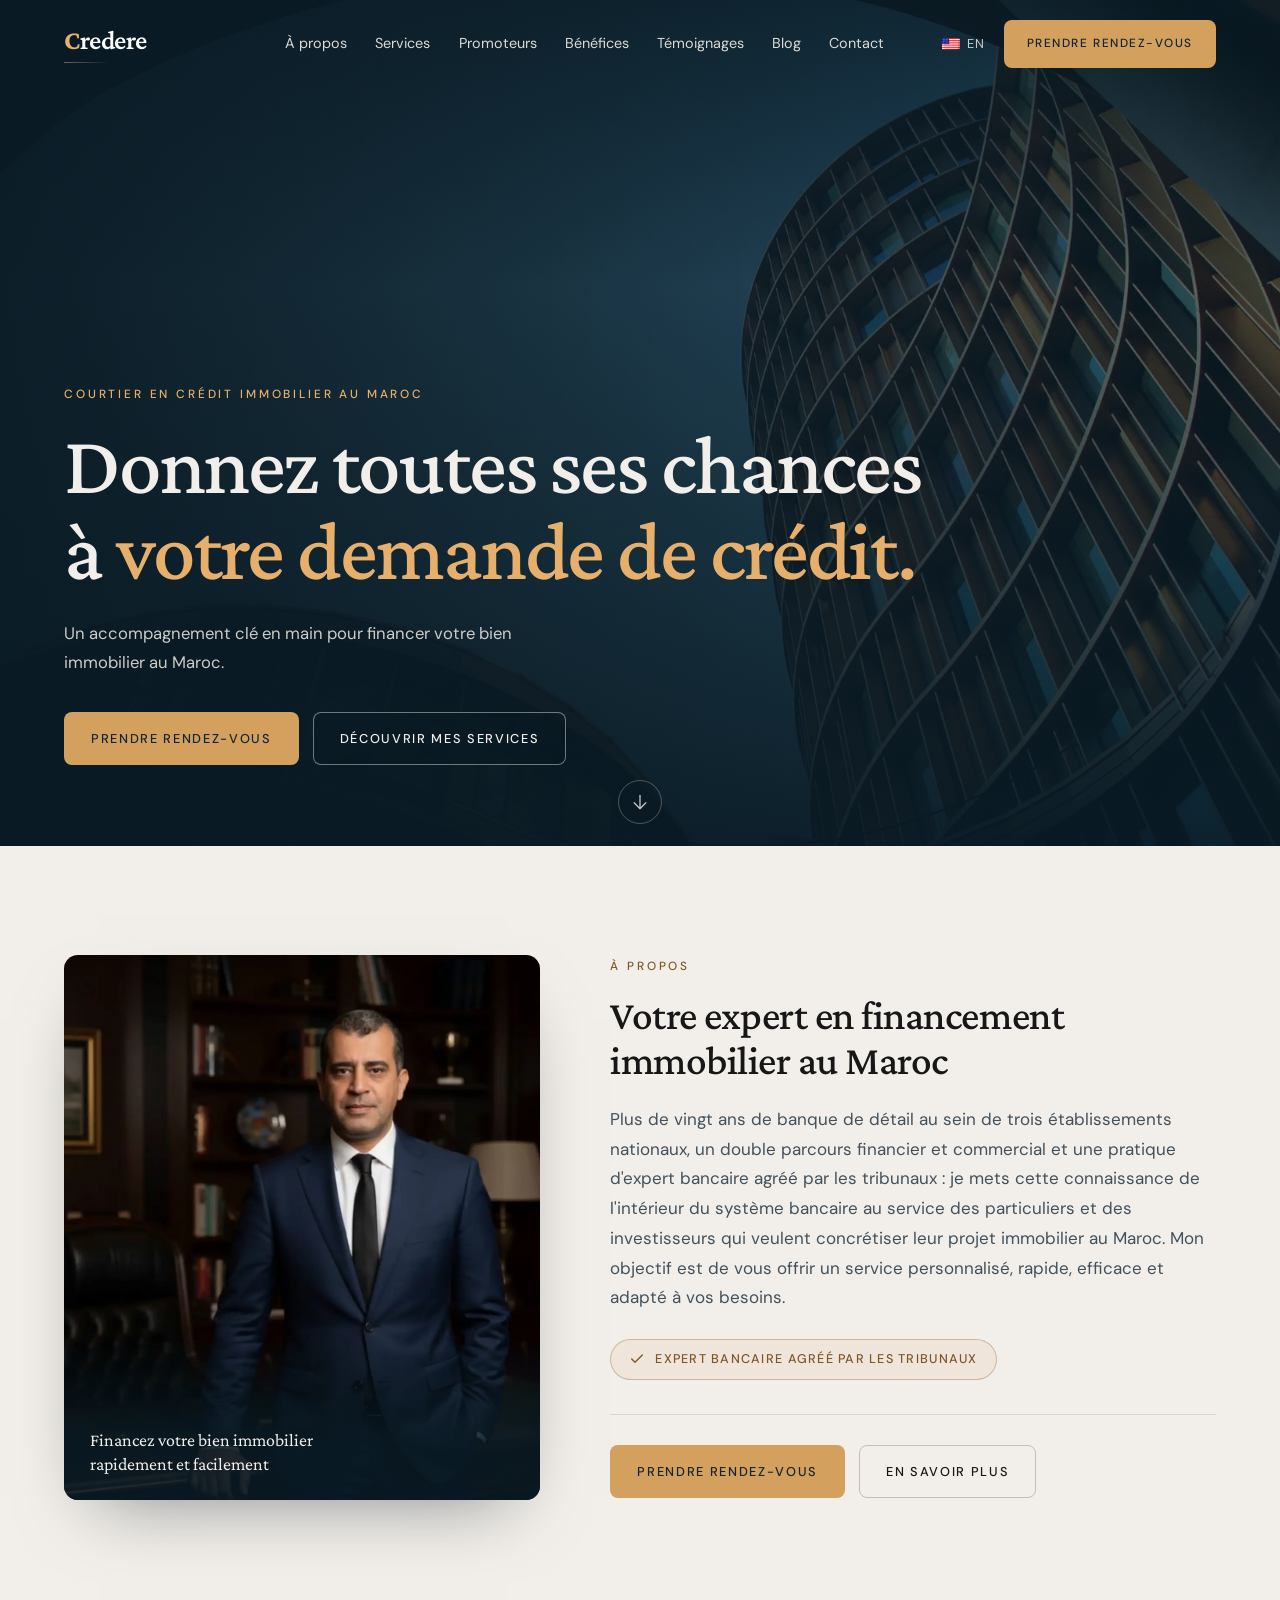
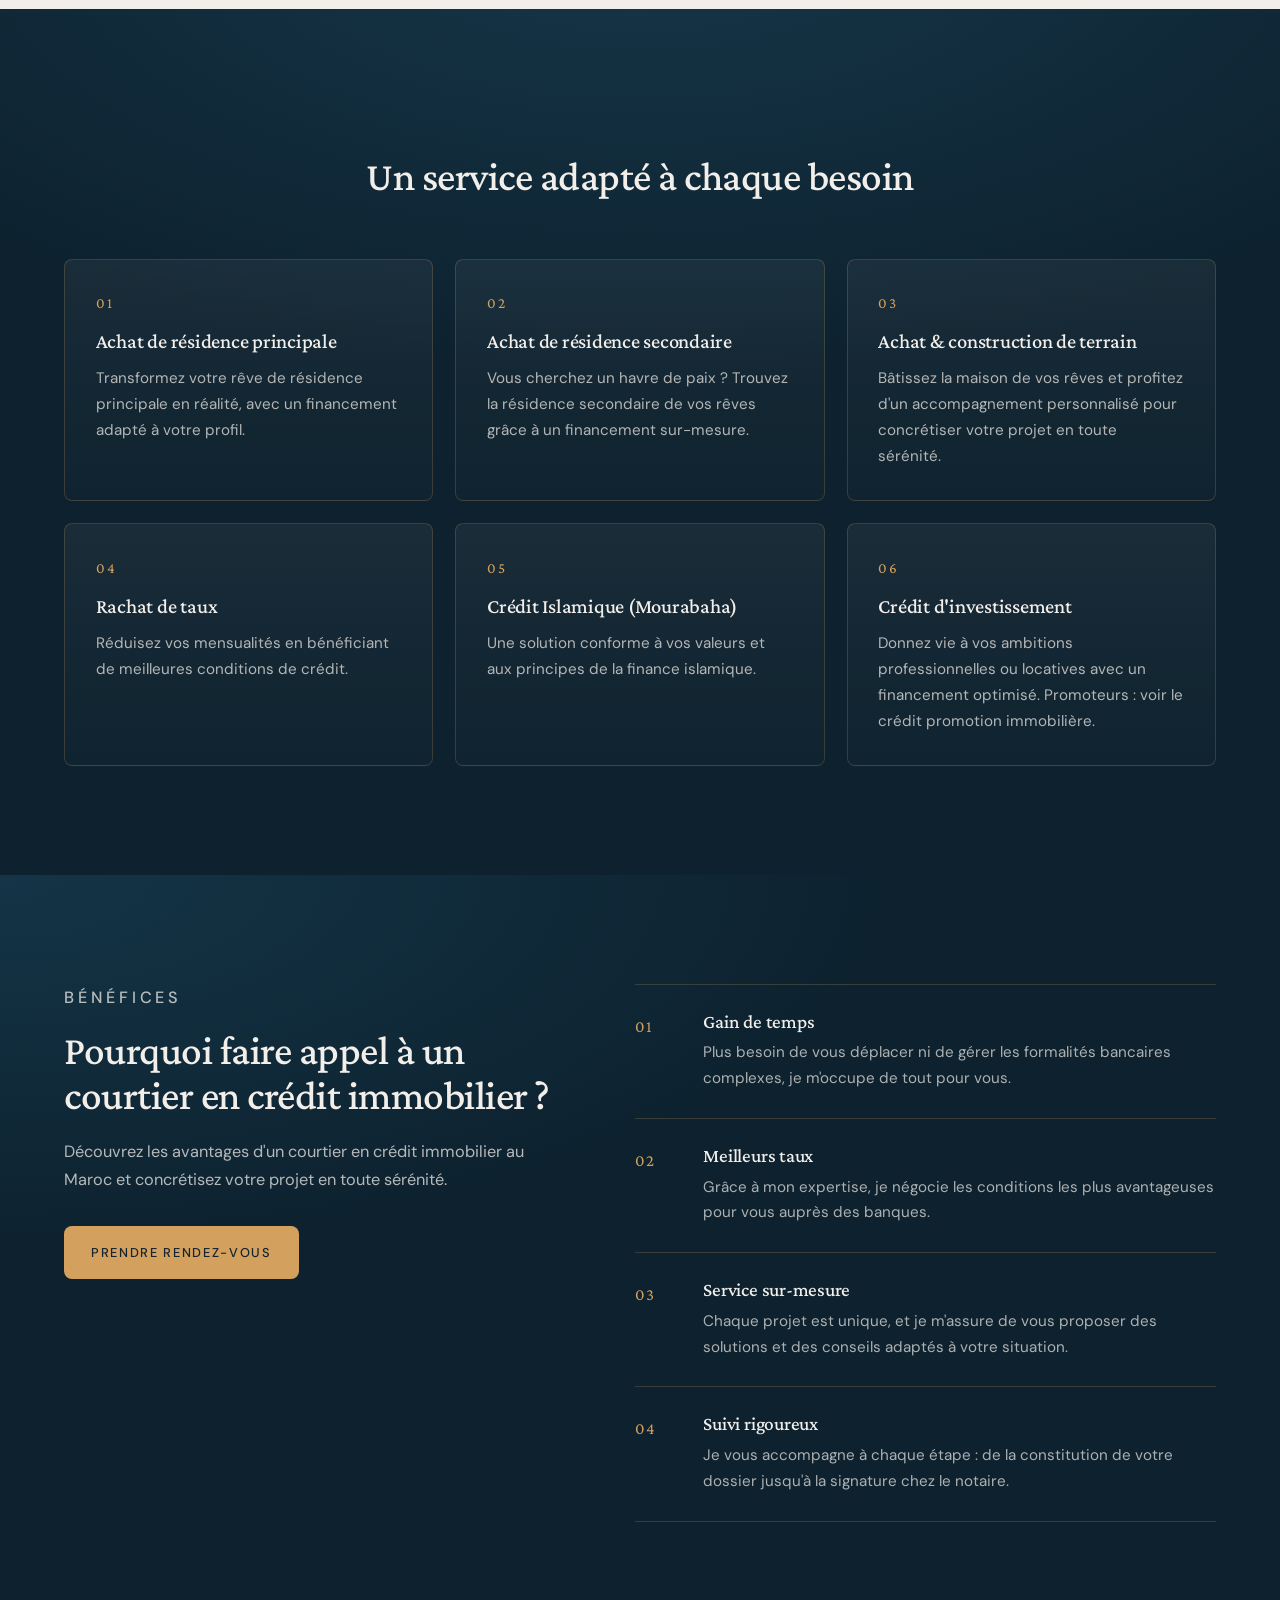
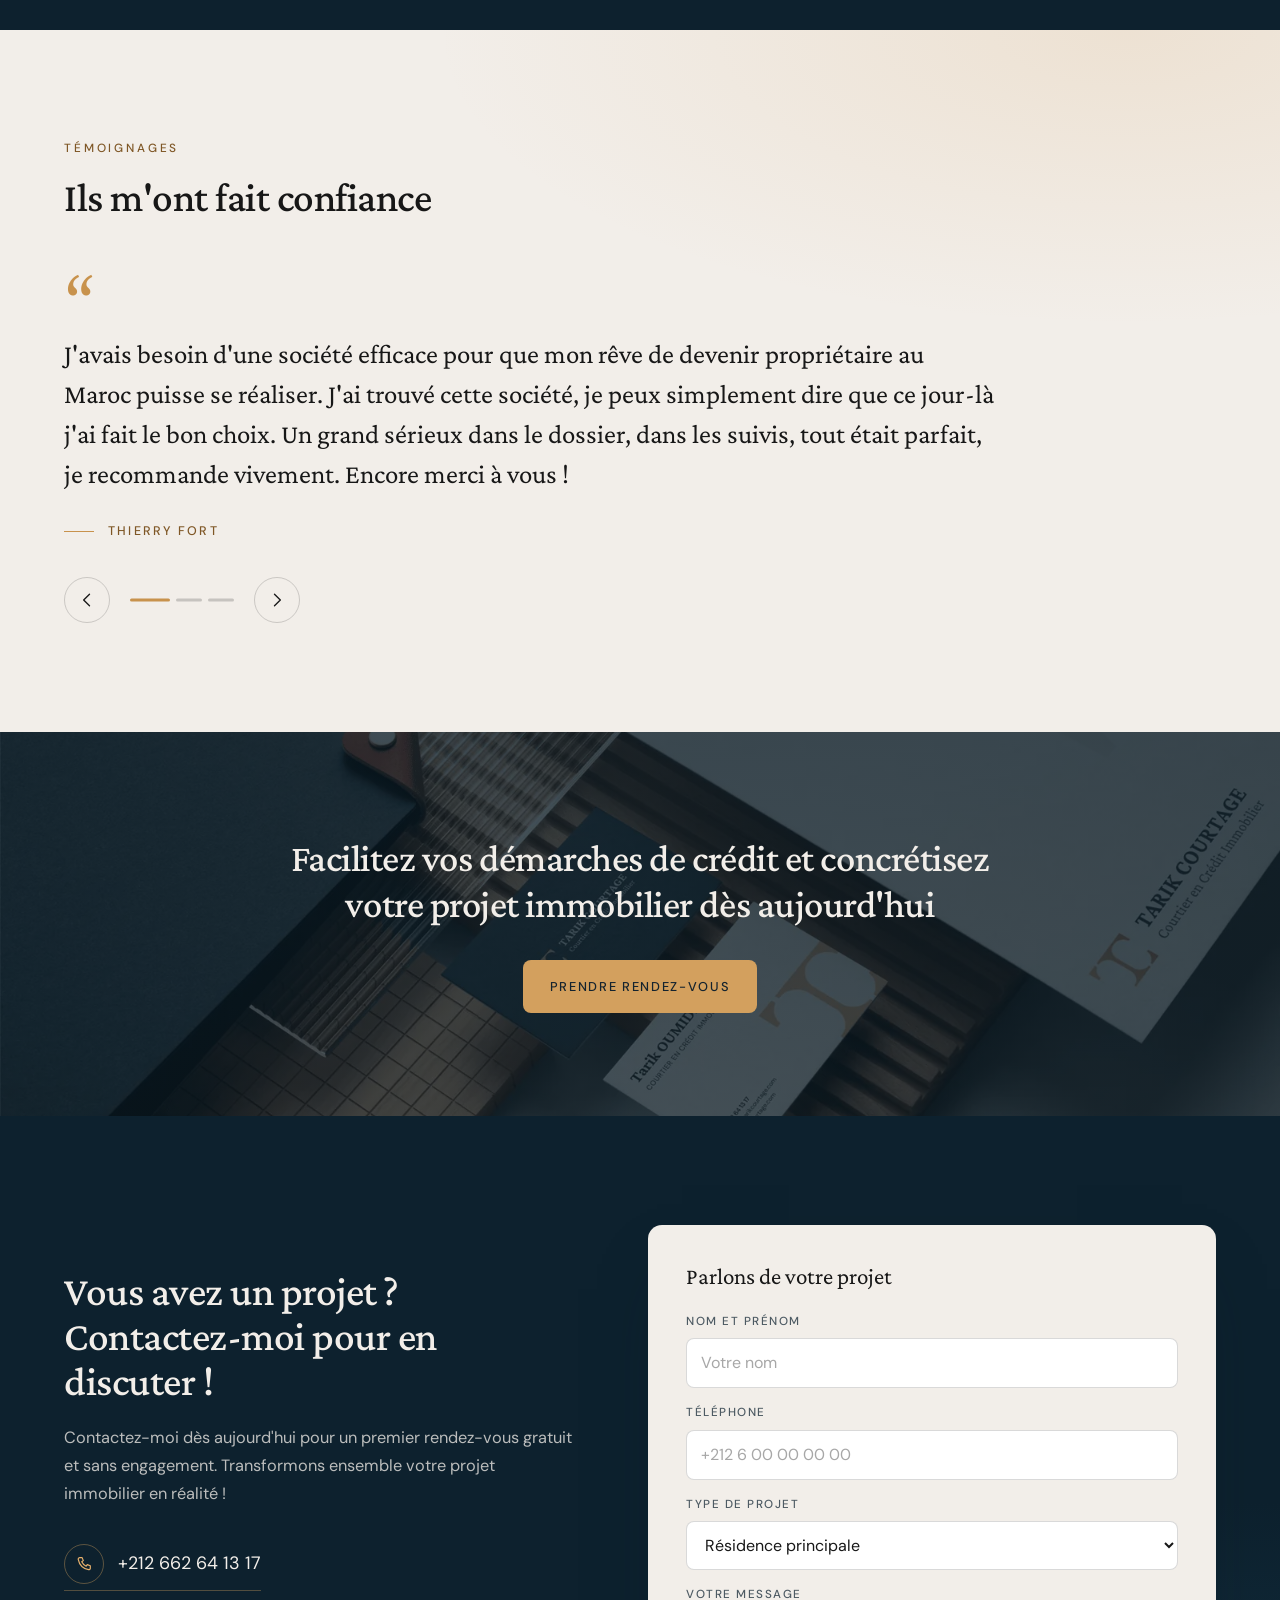
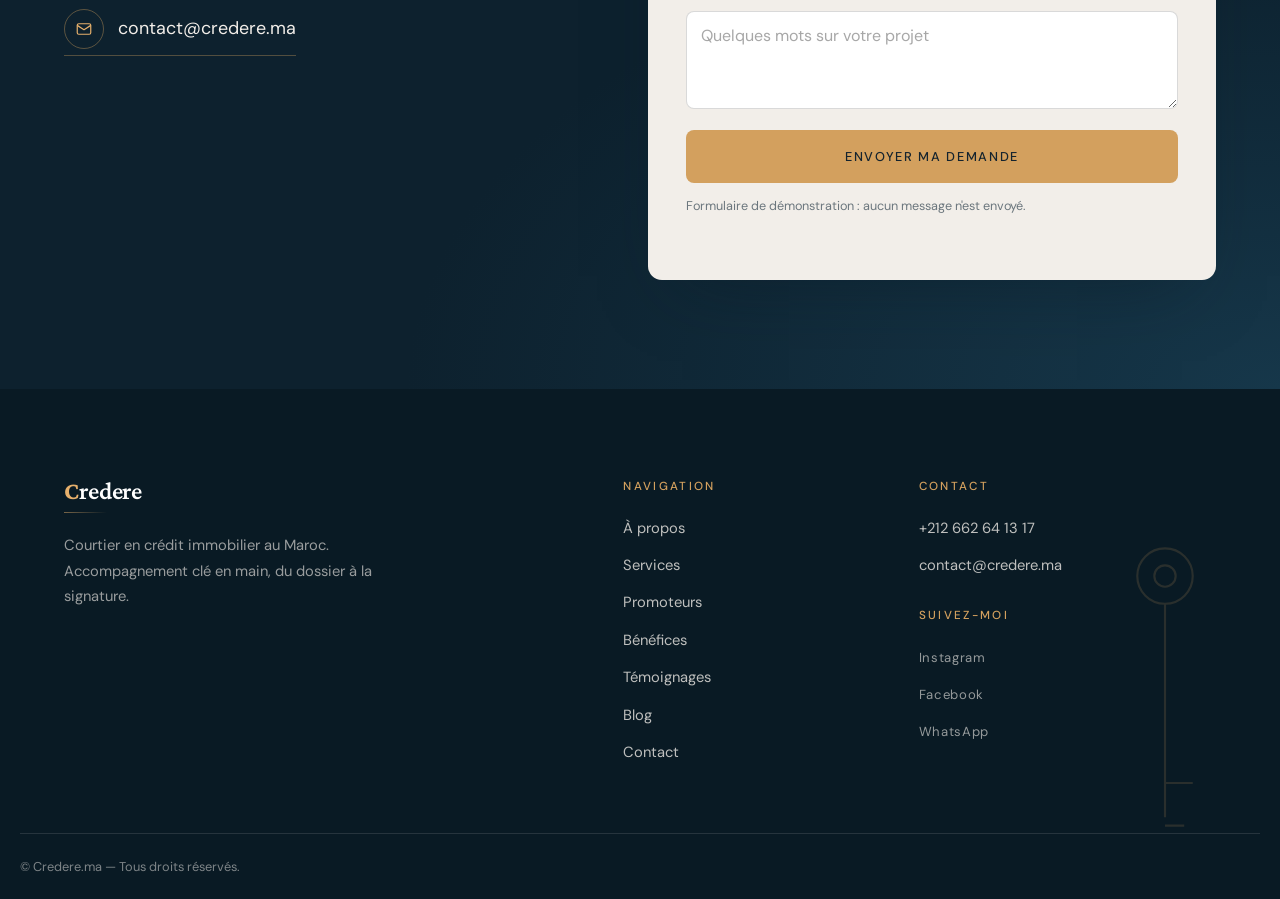
<file: index.html>
<!DOCTYPE html>
<html lang="fr">
<head>
<!-- =========================================================
     Credere.ma — page du site
     Le menu, les coordonnées et le pied de page ne sont PAS
     écrits ici : ils viennent de js/site.data.js et sont
     composés par js/layout.js. Cette page ne contient que son
     contenu propre et son <head>. Voir AGENTS.md.
     ========================================================= -->

<meta charset="utf-8">
<meta name="viewport" content="width=device-width, initial-scale=1">
<title>Courtier en Crédit Immobilier au Maroc — Credere.ma</title>
<meta name="description" content="Besoin d'un crédit immobilier au Maroc ? Faites appel à un courtier expert pour obtenir le meilleur taux et financer votre projet facilement.">
<meta name="theme-color" content="#0d212e">
<meta property="og:type" content="website">
<meta property="og:locale" content="fr_FR">
<meta property="og:title" content="Courtier en Crédit Immobilier au Maroc — Credere.ma">
<meta property="og:description" content="Donnez toutes ses chances à votre demande de crédit. Un accompagnement clé en main pour financer votre bien immobilier au Maroc.">
<meta property="og:image" content="assets/hero.png">
<link rel="preload" href="assets/fonts/CrimsonPro-400.woff2" as="font" type="font/woff2" crossorigin>
<link rel="preload" href="assets/fonts/DMSans-400.woff2" as="font" type="font/woff2" crossorigin>
<link rel="preload" as="image" href="assets/hero-960.webp" type="image/webp" media="(max-width: 767px)">
<link rel="preload" as="image" href="assets/hero-1920.webp" type="image/webp" media="(min-width: 768px)">
  <script>document.documentElement.classList.add('js');</script>
<link rel="stylesheet" href="css/tokens.css">
<link rel="stylesheet" href="css/styles.css">
</head>
<body data-page="home">
<a class="skip-link" href="#a-propos">Aller au contenu</a>

<div data-site-header></div>

<main id="contenu">

  <section class="hero" aria-labelledby="hero-title">
    <div class="hero-media" aria-hidden="true"></div>
    <div class="wrap hero-inner">
      <p class="eyebrow eyebrow--light">Courtier en crédit immobilier au Maroc</p>
      <h1 id="hero-title">Donnez toutes ses chances<br>à <span class="hero-accent">votre demande de crédit.</span></h1>
      <p class="hero-lede">Un accompagnement clé en main pour financer votre bien immobilier au Maroc.</p>
      <div class="hero-actions">
        <a class="btn btn--gold" href="contact.html">Prendre rendez-vous</a>
        <a class="btn btn--ghost" href="#services">Découvrir mes services</a>
      </div>
    </div>
    <a class="hero-scroll" href="#a-propos" aria-label="Descendre vers la section À propos">
      <svg class="icon" viewBox="0 0 24 24" aria-hidden="true" focusable="false"><path d="M12 4v16M5 13l7 7 7-7"/></svg>
    </a>
  </section>

  <section class="section about" id="a-propos" aria-labelledby="about-title">
    <div class="wrap about-grid">
      <figure class="about-media reveal">
        <picture>
          <source srcset="assets/portrait-1120.webp" type="image/webp">
          <img src="assets/portrait.png" alt="Hicham Abbad, consultant en finance et ingénierie bancaire chez Credere.ma" width="560" height="642" loading="lazy" decoding="async">
        </picture>
        <figcaption class="about-caption">
          <span class="about-caption-title">Financez votre bien immobilier rapidement et facilement</span>
        </figcaption>
      </figure>

      <div class="about-body">
        <p class="eyebrow reveal">À propos</p>
        <h2 id="about-title" class="reveal">Votre expert en financement immobilier au Maroc</h2>
        <p class="lead reveal">Plus de vingt ans de banque de détail au sein de trois établissements nationaux, un double parcours financier et commercial et une pratique d'expert bancaire agréé par les tribunaux : je mets cette connaissance de l'intérieur du système bancaire au service des particuliers et des investisseurs qui veulent concrétiser leur projet immobilier au Maroc. Mon objectif est de vous offrir un service personnalisé, rapide, efficace et adapté à vos besoins.</p>

        <ul class="badge-list reveal">
          <li>
            <svg class="icon" viewBox="0 0 24 24" aria-hidden="true" focusable="false"><path d="M20 6 9 17l-5-5"/></svg>
            Expert bancaire agréé par les tribunaux
          </li>
        </ul>

        <div class="about-actions reveal">
          <a class="btn btn--gold" href="contact.html">Prendre rendez-vous</a>
          <a class="btn btn--line" href="a-propos.html">En savoir plus</a>
        </div>
      </div>
    </div>
  </section>

  <section class="section section--navy services" id="services" aria-labelledby="services-title">
    <div class="wrap">
      <header class="section-head section-head--center">
        <p class="eyebrow eyebrow--light reveal">Mes services</p>
        <h2 id="services-title" class="reveal">Un service adapté à chaque besoin</h2>
      </header>

      <ul class="services-grid">
        <li class="service reveal">
          <span class="service-num">01</span>
          <h3>Achat de résidence principale</h3>
          <p>Transformez votre rêve de résidence principale en réalité, avec un financement adapté à votre profil.</p>
        </li>
        <li class="service reveal">
          <span class="service-num">02</span>
          <h3>Achat de résidence secondaire</h3>
          <p>Vous cherchez un havre de paix ? Trouvez la résidence secondaire de vos rêves grâce à un financement sur-mesure.</p>
        </li>
        <li class="service reveal">
          <span class="service-num">03</span>
          <h3>Achat &amp; construction de terrain</h3>
          <p>Bâtissez la maison de vos rêves et profitez d'un accompagnement personnalisé pour concrétiser votre projet en toute sérénité.</p>
        </li>
        <li class="service reveal">
          <span class="service-num">04</span>
          <h3>Rachat de taux</h3>
          <p>Réduisez vos mensualités en bénéficiant de meilleures conditions de crédit.</p>
        </li>
        <li class="service reveal">
          <span class="service-num">05</span>
          <h3>Crédit Islamique (Mourabaha)</h3>
          <p>Une solution conforme à vos valeurs et aux principes de la finance islamique.</p>
        </li>
        <li class="service reveal">
          <span class="service-num">06</span>
          <h3><a href="promoteur-immobilier.html">Crédit d'investissement</a></h3>
          <p>Donnez vie à vos ambitions professionnelles ou locatives avec un financement optimisé. Promoteurs : voir le crédit promotion immobilière.</p>
        </li>
      </ul>
    </div>
  </section>

  <section class="section section--navy benefits" id="benefices" aria-labelledby="benefits-title">
    <div class="wrap benefits-grid">
      <div class="benefits-intro">
        <p class="eyebrow eyebrow--light reveal">Bénéfices</p>
        <h2 id="benefits-title" class="reveal">Pourquoi faire appel à un courtier en crédit immobilier ?</h2>
        <p class="reveal">Découvrez les avantages d'un courtier en crédit immobilier au Maroc et concrétisez votre projet en toute sérénité.</p>
        <a class="btn btn--gold reveal" href="contact.html">Prendre rendez-vous</a>
      </div>

      <ol class="benefits-list">
        <li class="reveal">
          <span class="benefit-num">01</span>
          <div>
            <h3>Gain de temps</h3>
            <p>Plus besoin de vous déplacer ni de gérer les formalités bancaires complexes, je m'occupe de tout pour vous.</p>
          </div>
        </li>
        <li class="reveal">
          <span class="benefit-num">02</span>
          <div>
            <h3>Meilleurs taux</h3>
            <p>Grâce à mon expertise, je négocie les conditions les plus avantageuses pour vous auprès des banques.</p>
          </div>
        </li>
        <li class="reveal">
          <span class="benefit-num">03</span>
          <div>
            <h3>Service sur-mesure</h3>
            <p>Chaque projet est unique, et je m'assure de vous proposer des solutions et des conseils adaptés à votre situation.</p>
          </div>
        </li>
        <li class="reveal">
          <span class="benefit-num">04</span>
          <div>
            <h3>Suivi rigoureux</h3>
            <p>Je vous accompagne à chaque étape : de la constitution de votre dossier jusqu'à la signature chez le notaire.</p>
          </div>
        </li>
      </ol>
    </div>
  </section>

  <section class="section testimonials" id="temoignages" aria-labelledby="testimonials-title">
    <div class="wrap">
      <header class="section-head">
        <p class="eyebrow reveal">Témoignages</p>
        <h2 id="testimonials-title" class="reveal">Ils m'ont fait confiance</h2>
      </header>

      <div class="quotes" data-carousel>
        <div class="quotes-track" aria-live="polite">
          <figure class="quote is-active" aria-label="Témoignage 1 sur 3">
            <div class="quote-mark" aria-hidden="true">&ldquo;</div>
            <blockquote><p>J'avais besoin d'une société efficace pour que mon rêve de devenir propriétaire au Maroc puisse se réaliser. J'ai trouvé cette société, je peux simplement dire que ce jour-là j'ai fait le bon choix. Un grand sérieux dans le dossier, dans les suivis, tout était parfait, je recommande vivement. Encore merci à vous !</p></blockquote>
            <figcaption><span class="quote-name">Thierry Fort</span></figcaption>
          </figure>
          <figure class="quote" aria-label="Témoignage 2 sur 3" aria-hidden="true">
            <div class="quote-mark" aria-hidden="true">&ldquo;</div>
            <blockquote><p>J'ai eu la chance d'être accompagnée par un vrai professionnel, Credere.ma, du début jusqu'à la finalité du projet. À l'écoute et très disponible, l'équipe a su mettre toutes ses compétences pour pouvoir rendre mon projet immobilier réalisable.</p></blockquote>
            <figcaption><span class="quote-name">Imane Zaid</span></figcaption>
          </figure>
          <figure class="quote" aria-label="Témoignage 3 sur 3" aria-hidden="true">
            <div class="quote-mark" aria-hidden="true">&ldquo;</div>
            <blockquote><p>Super expérience, l'accompagnement de Credere.ma a été très professionnel, je recommande vivement !</p></blockquote>
            <figcaption><span class="quote-name">Mohammed Tahiri</span></figcaption>
          </figure>
        </div>

        <div class="quotes-controls">
          <button class="quote-btn" type="button" data-prev aria-label="Témoignage précédent">
            <svg class="icon" viewBox="0 0 24 24" aria-hidden="true" focusable="false"><path d="m15 5-7 7 7 7"/></svg>
          </button>
          <div class="quote-dots" role="group" aria-label="Choisir un témoignage">
            <button class="quote-dot is-active" type="button" data-go="0" aria-label="Afficher le témoignage 1" aria-current="true"></button>
            <button class="quote-dot" type="button" data-go="1" aria-label="Afficher le témoignage 2"></button>
            <button class="quote-dot" type="button" data-go="2" aria-label="Afficher le témoignage 3"></button>
          </div>
          <button class="quote-btn" type="button" data-next aria-label="Témoignage suivant">
            <svg class="icon" viewBox="0 0 24 24" aria-hidden="true" focusable="false"><path d="m9 5 7 7-7 7"/></svg>
          </button>
        </div>
      </div>
    </div>
  </section>

  <section class="cta-band" aria-labelledby="cta-title">
    <div class="cta-media" aria-hidden="true"></div>
    <div class="wrap cta-inner">
      <h2 id="cta-title">Facilitez vos démarches de crédit et concrétisez votre projet immobilier dès aujourd'hui</h2>
      <a class="btn btn--gold" href="contact.html">Prendre rendez-vous</a>
    </div>
  </section>

  <section class="section section--navy contact" id="contact" aria-labelledby="contact-title">
    <div class="wrap contact-grid">
      <div class="contact-intro">
        <p class="eyebrow eyebrow--light reveal">Contact</p>
        <h2 id="contact-title" class="reveal">Vous avez un projet ? Contactez-moi pour en discuter !</h2>
        <p class="reveal">Contactez-moi dès aujourd'hui pour un premier rendez-vous gratuit et sans engagement. Transformons ensemble votre projet immobilier en réalité !</p>

        <ul class="contact-links reveal">
          <li>
            <a href="tel:+212662641317">
              <span class="contact-icon">
                <svg class="icon" viewBox="0 0 24 24" aria-hidden="true" focusable="false"><path d="M6.4 3.5h3.1l1.6 4-2.1 1.5a12.4 12.4 0 0 0 5.9 5.9l1.5-2.1 4 1.6v3.1a2.1 2.1 0 0 1-2.3 2.1A17.6 17.6 0 0 1 4.3 5.8 2.1 2.1 0 0 1 6.4 3.5Z"/></svg>
              </span>
              <span>+212 662 64 13 17</span>
            </a>
          </li>
          <li>
            <a href="mailto:contact@credere.ma">
              <span class="contact-icon">
                <svg class="icon" viewBox="0 0 24 24" aria-hidden="true" focusable="false"><rect x="3" y="5" width="18" height="14" rx="2"/><path d="m3.5 7.5 8.5 5.5 8.5-5.5"/></svg>
              </span>
              <span>contact@credere.ma</span>
            </a>
          </li>
        </ul>
      </div>

      <form class="contact-form reveal" data-demo-form novalidate>
        <p class="form-title">Parlons de votre projet</p>
        <div class="field">
          <label for="f-name">Nom et prénom</label>
          <input id="f-name" name="name" type="text" autocomplete="name" placeholder="Votre nom" required>
        </div>
        <div class="field">
          <label for="f-phone">Téléphone</label>
          <input id="f-phone" name="phone" type="tel" autocomplete="tel" placeholder="+212 6 00 00 00 00" required>
        </div>
        <div class="field">
          <label for="f-type">Type de projet</label>
          <select id="f-type" name="type">
            <option>Résidence principale</option>
            <option>Résidence secondaire</option>
            <option>Terrain &amp; construction</option>
            <option>Rachat de taux</option>
            <option>Crédit islamique (Mourabaha)</option>
            <option>Investissement</option>
          </select>
        </div>
        <div class="field">
          <label for="f-message">Votre message</label>
          <textarea id="f-message" name="message" rows="3" placeholder="Quelques mots sur votre projet"></textarea>
        </div>
        <button class="btn btn--gold btn--block" type="submit">Envoyer ma demande</button>
        <p class="form-note">Formulaire de démonstration : aucun message n'est envoyé.</p>
        <p class="form-status" role="status" aria-live="polite"></p>
      </form>
    </div>
  </section>
</main>

<div data-site-footer></div>

  <script src="js/site.data.js"></script>
  <script src="js/layout.js"></script>
  <script src="js/ui.js"></script>
</body>
</html>
</file>
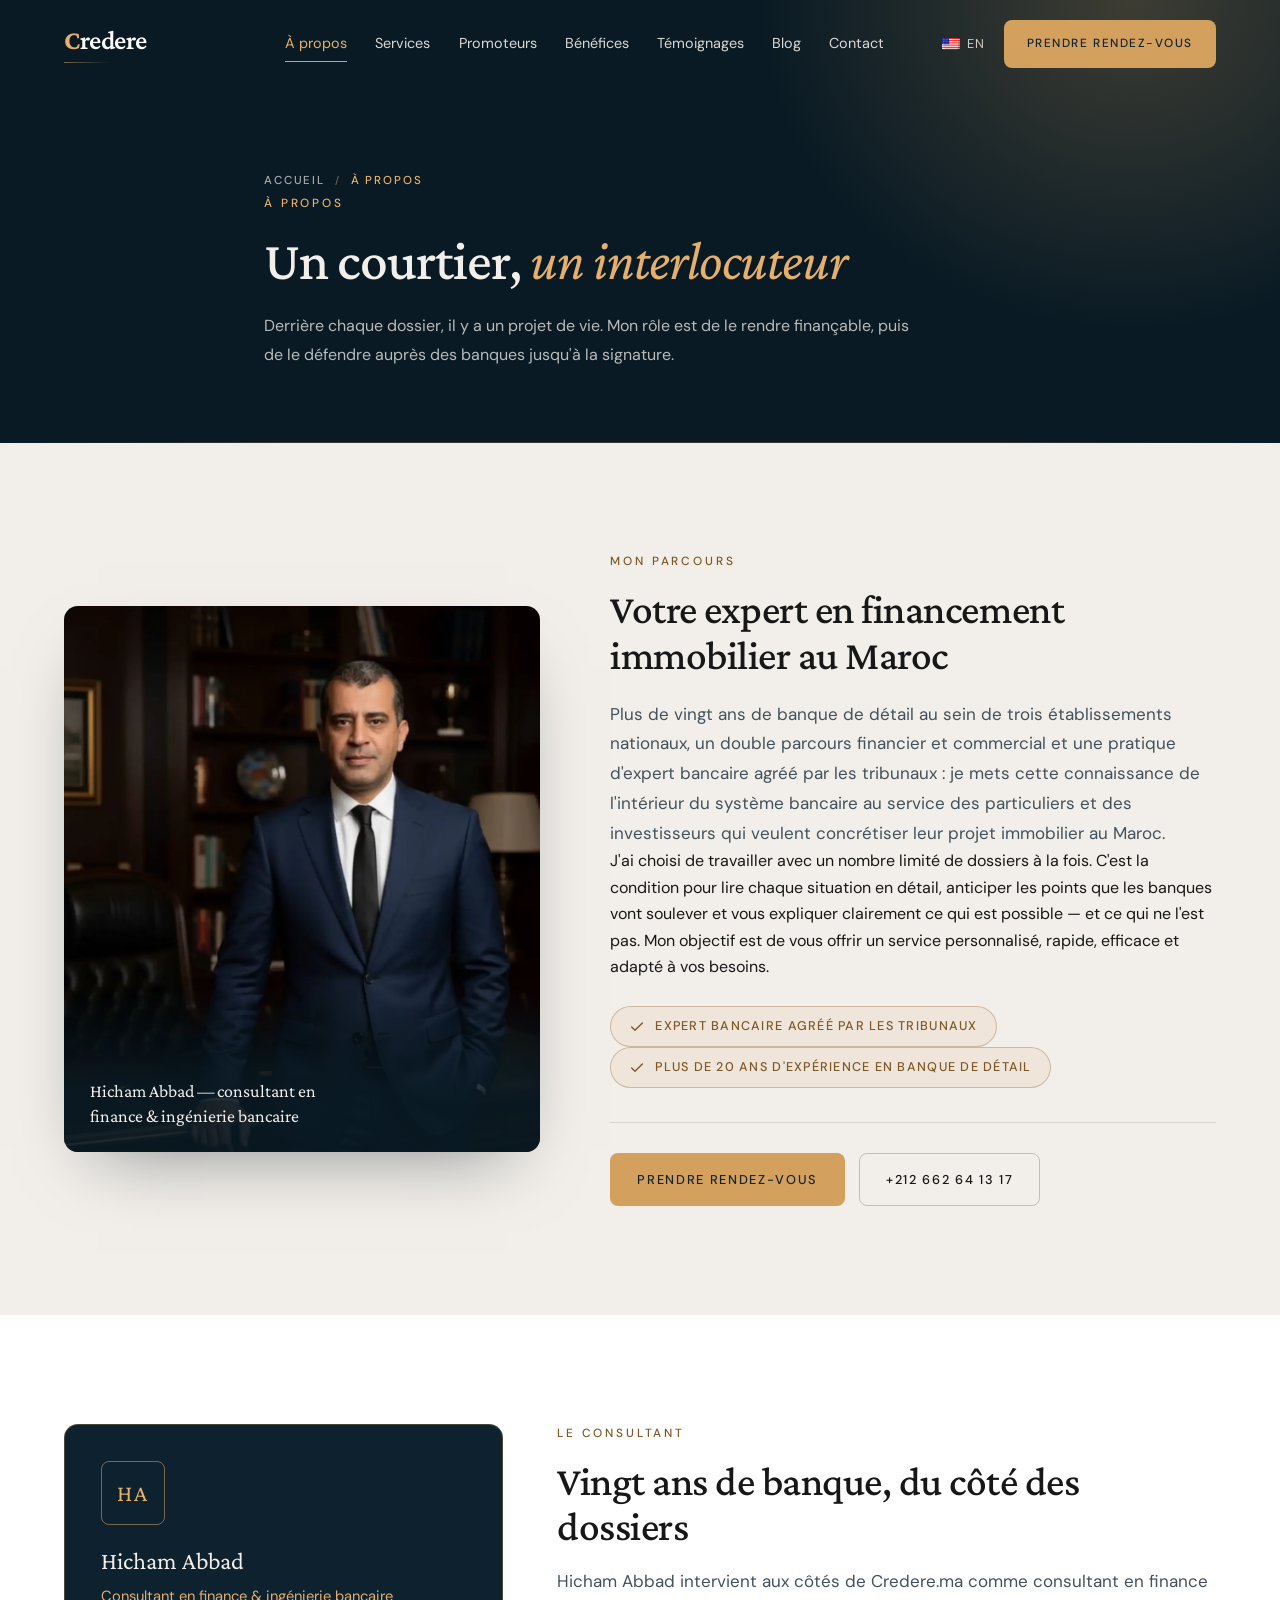
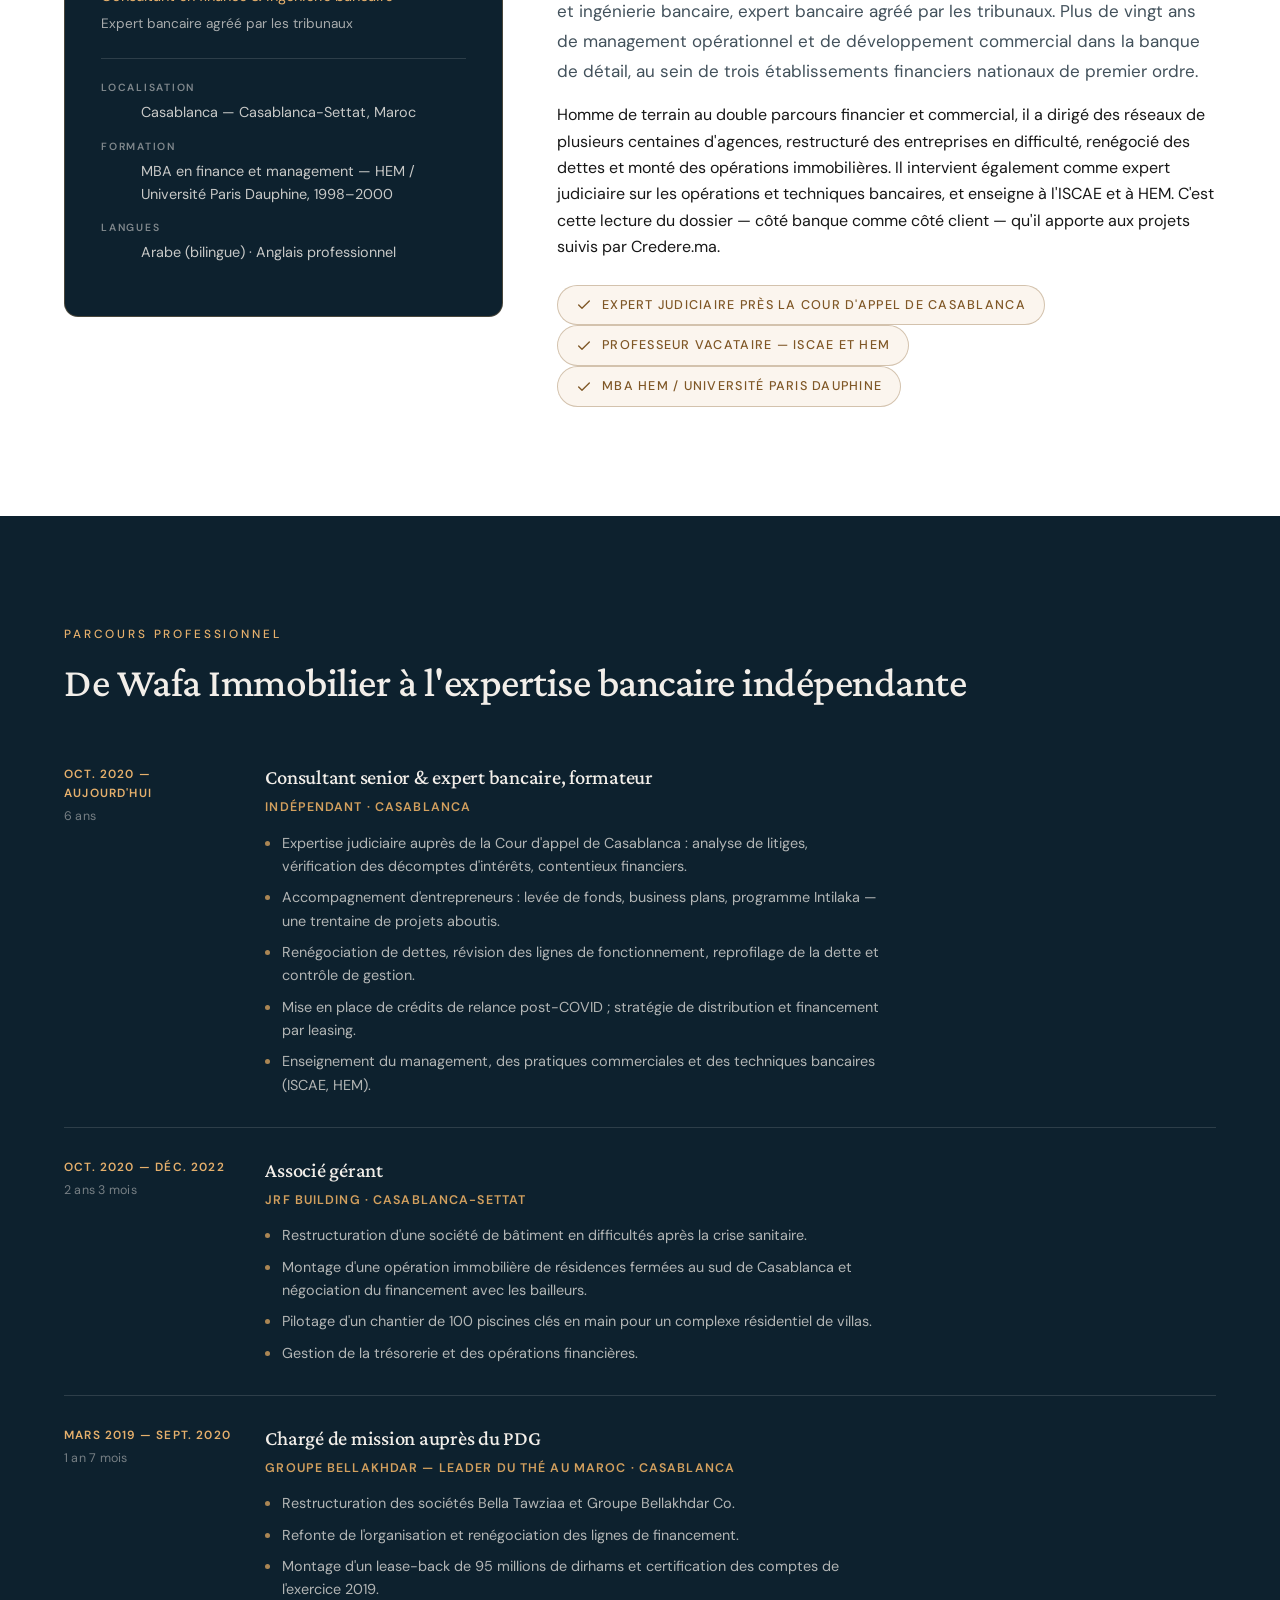
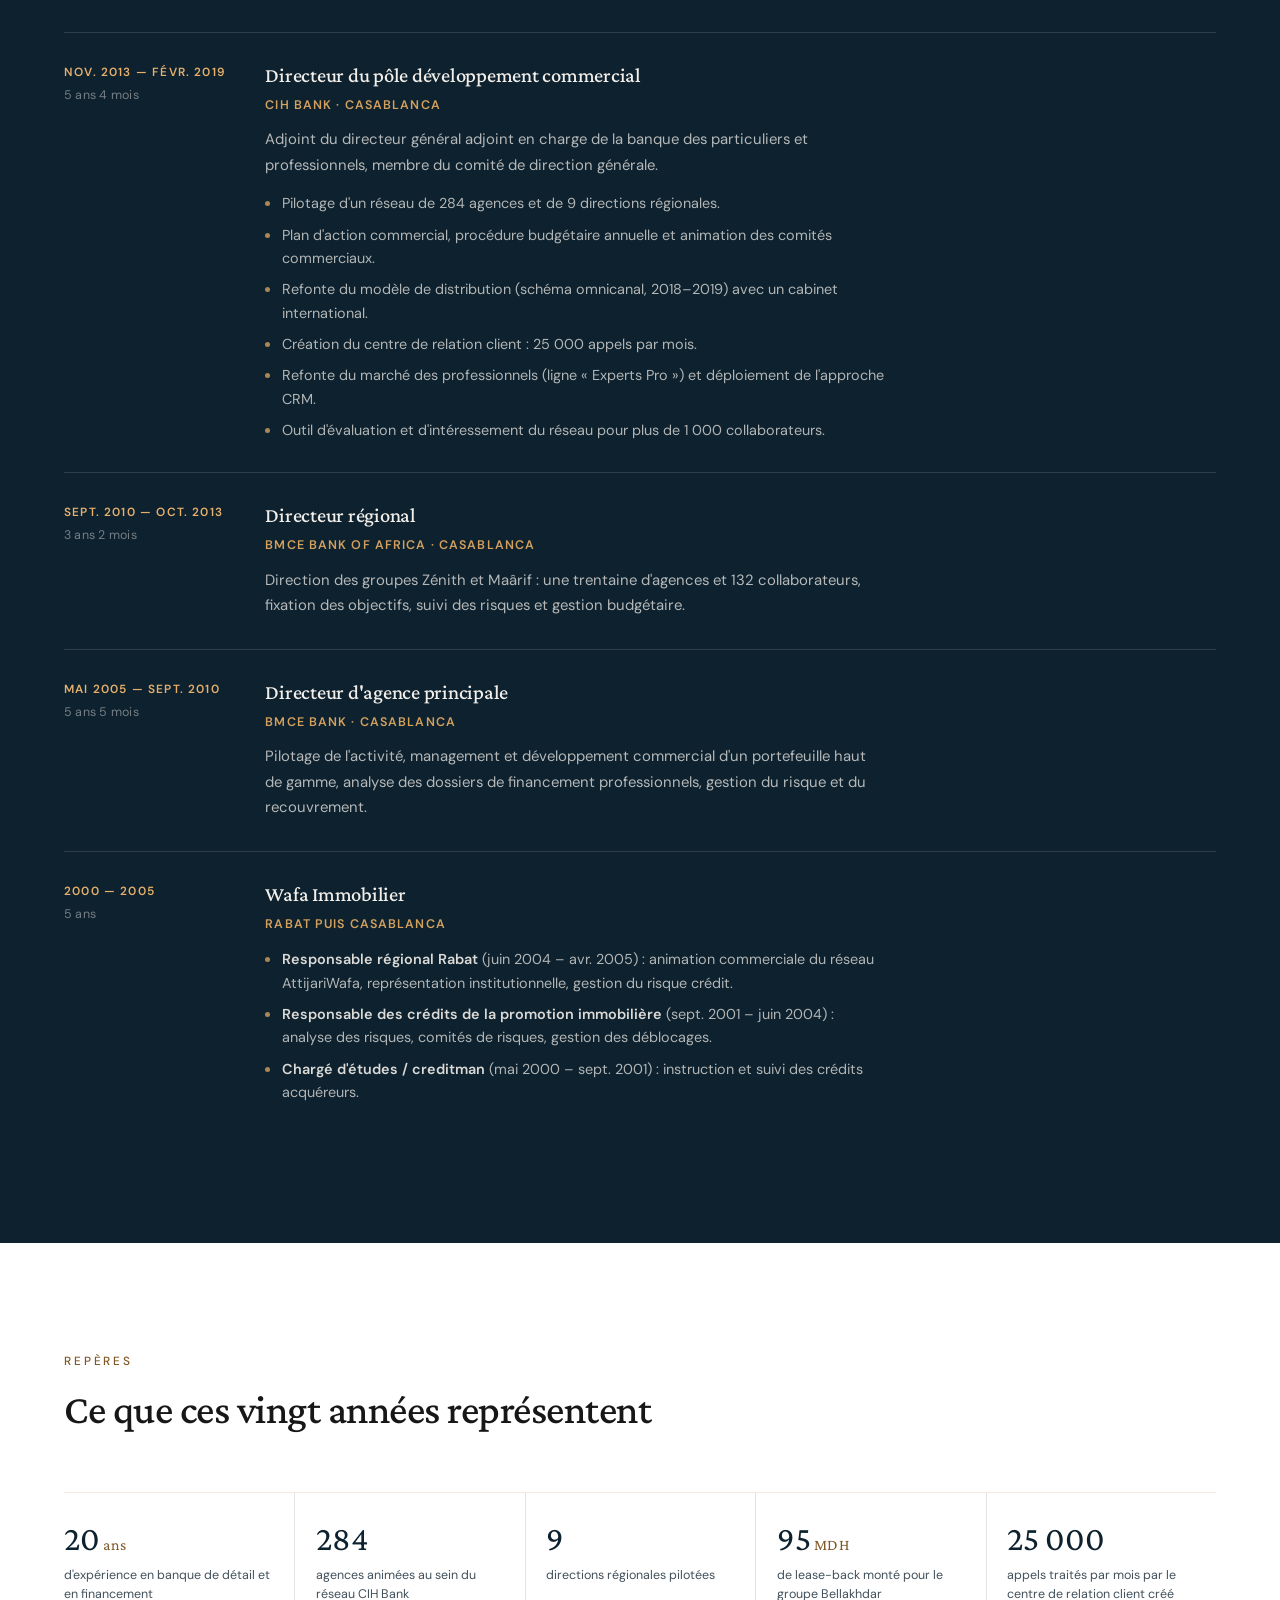
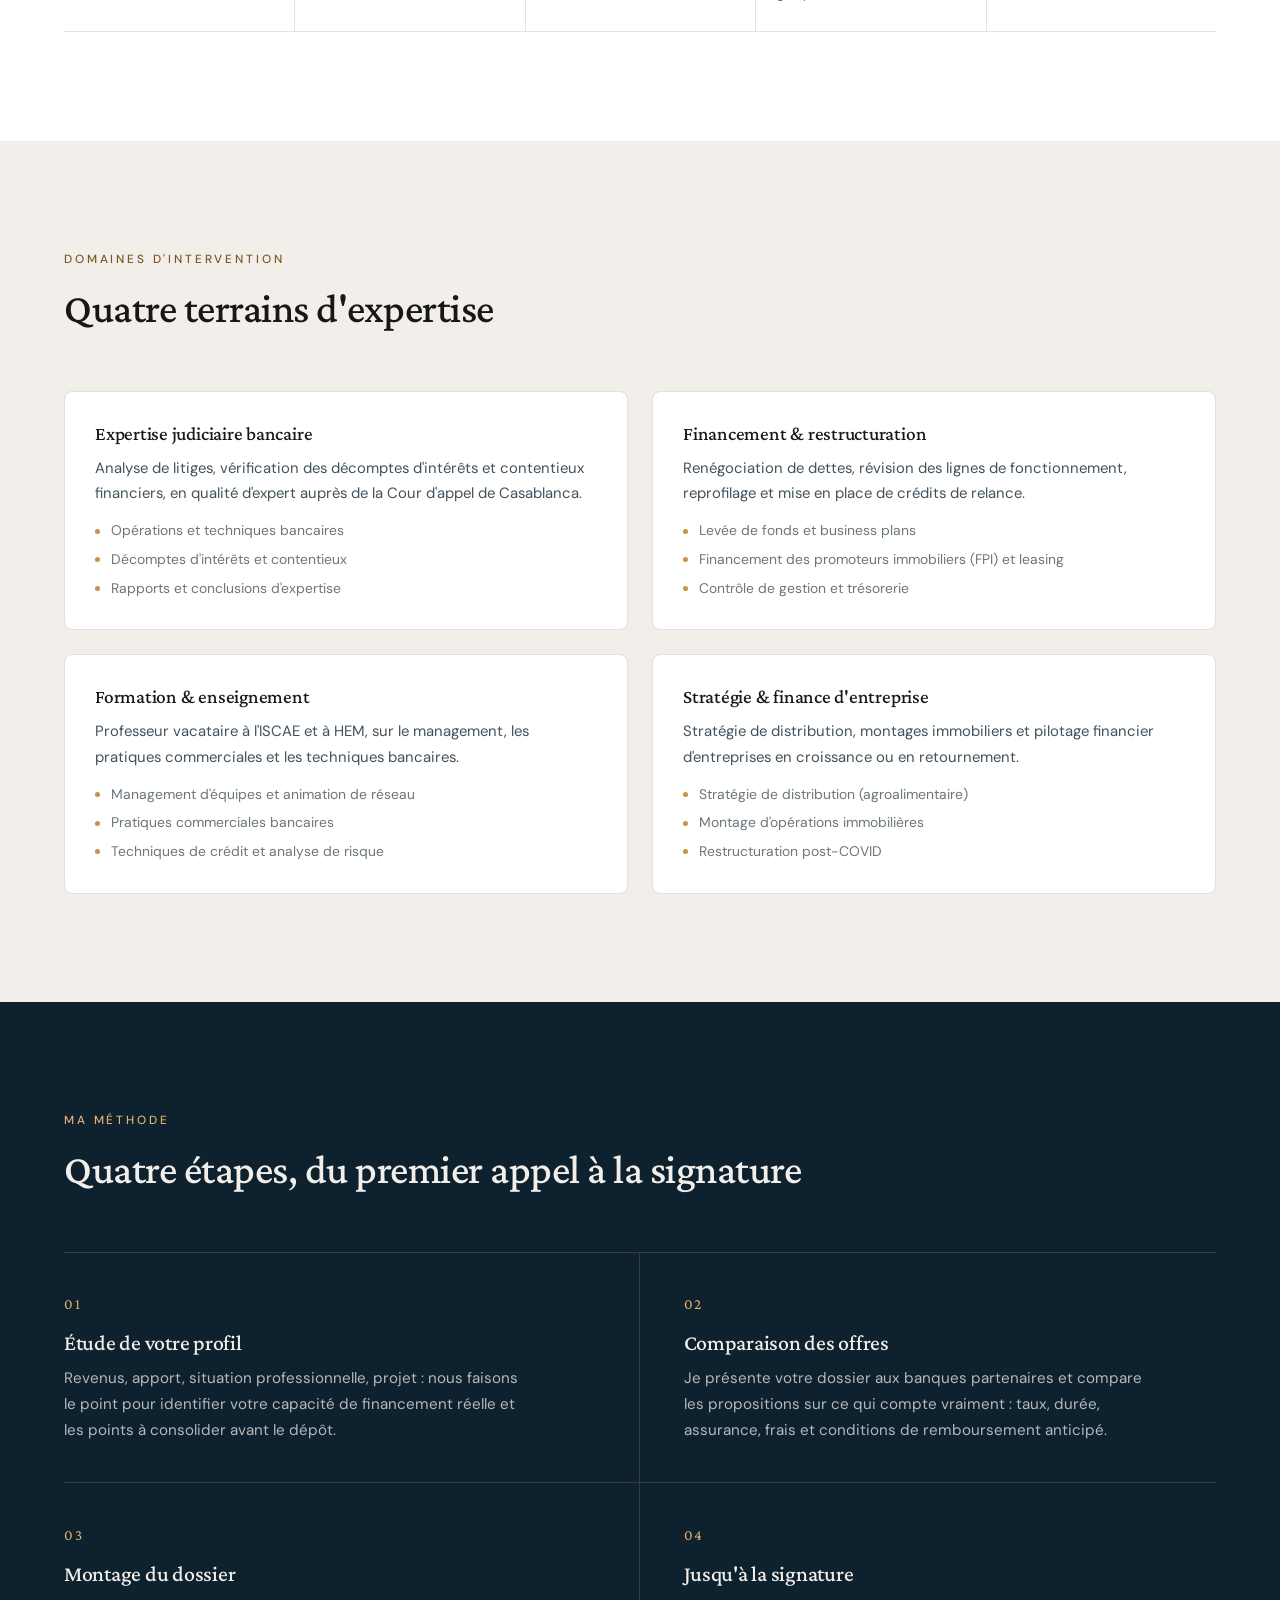
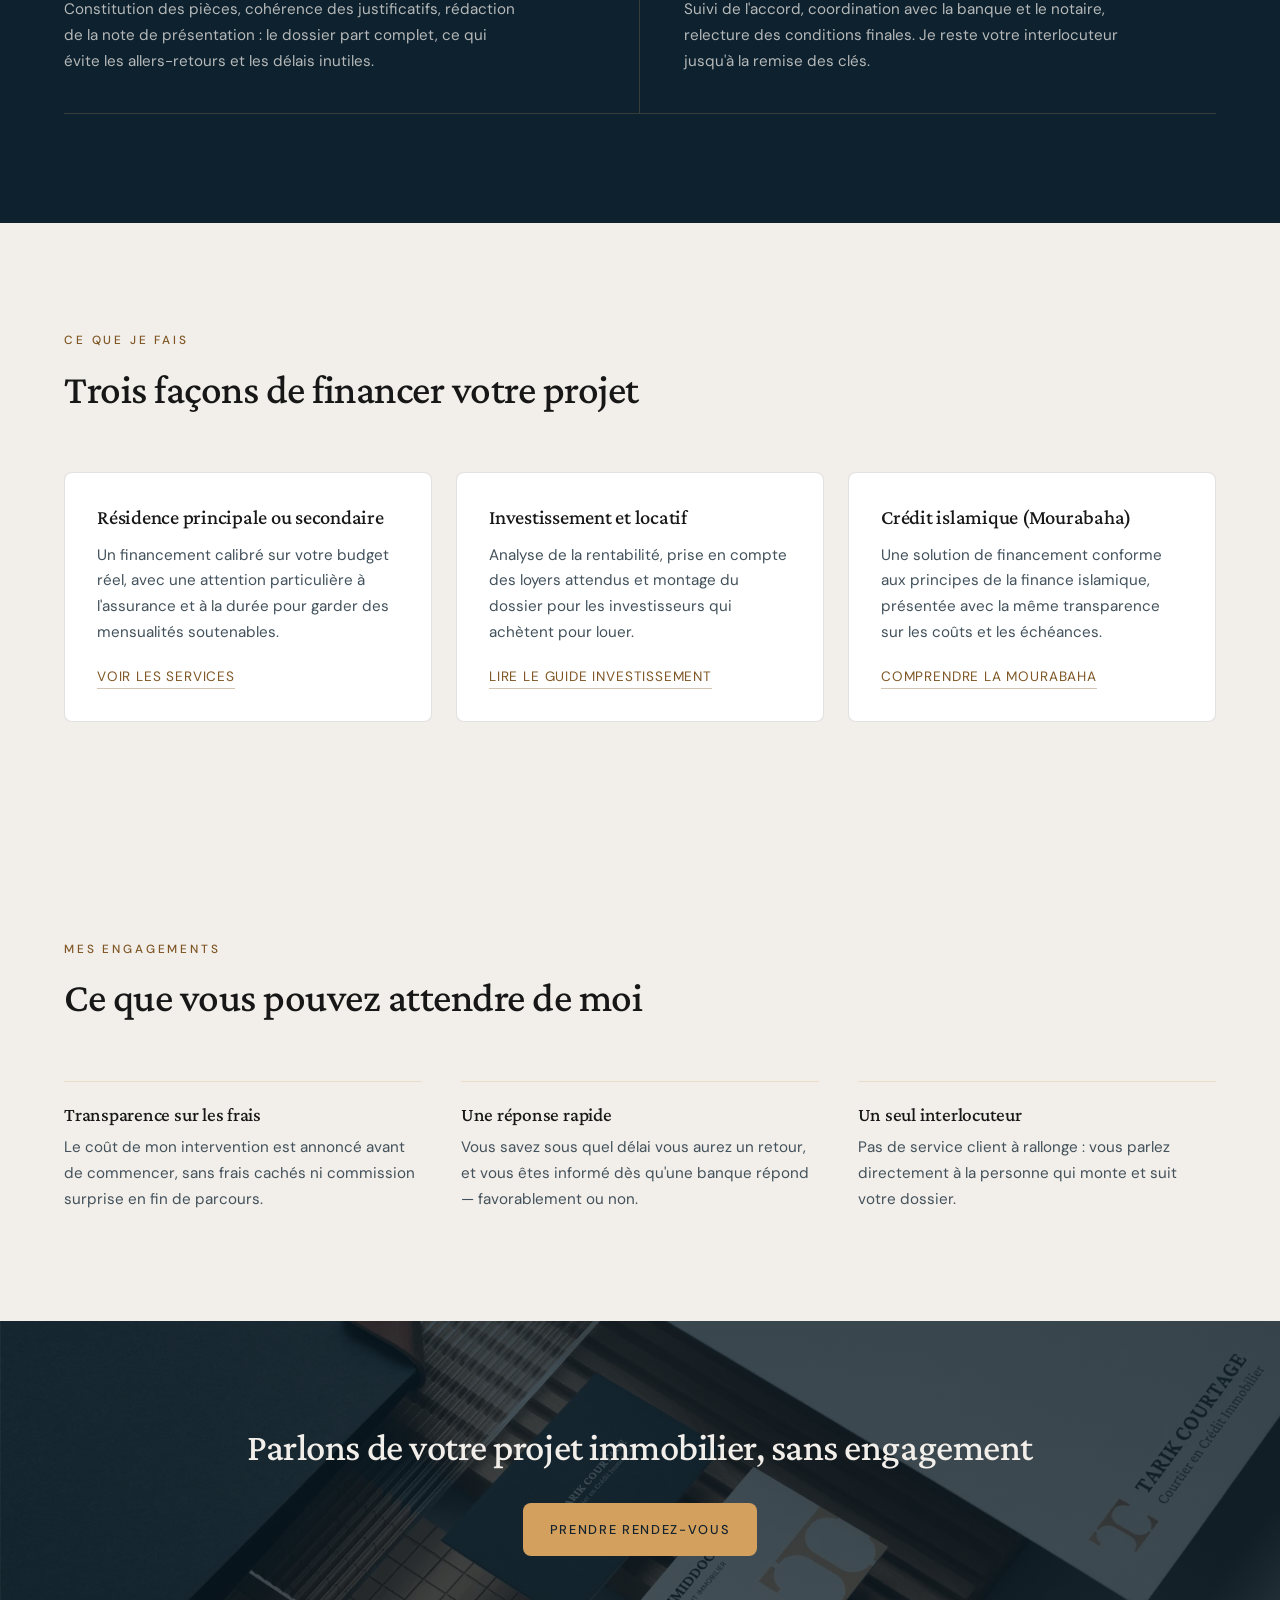
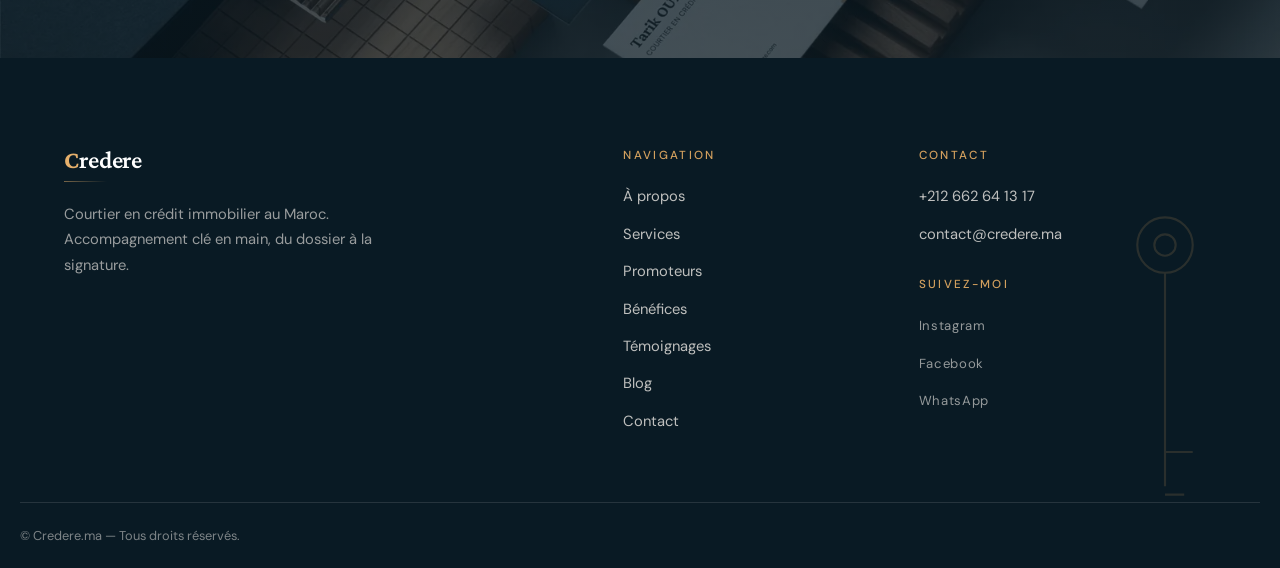
<file: a-propos.html>
<!DOCTYPE html>
<html lang="fr">
<head>
<!-- =========================================================
     Credere.ma — page du site
     Le menu, les coordonnées et le pied de page ne sont PAS
     écrits ici : ils viennent de js/site.data.js et sont
     composés par js/layout.js. Cette page ne contient que son
     contenu propre et son <head>. Voir AGENTS.md.
     ========================================================= -->

<meta charset="utf-8">
<meta name="viewport" content="width=device-width, initial-scale=1">
<title>À propos — Credere.ma</title>
<meta name="description" content="Credere.ma, courtier en crédit immobilier au Maroc, avec Hicham Abbad, consultant en finance et ingénierie bancaire : parcours, expertise et méthode en quatre étapes.">
<meta name="theme-color" content="#0d212e">
<meta property="og:type" content="website">
<meta property="og:locale" content="fr_FR">
<meta property="og:title" content="À propos — Credere.ma">
<meta property="og:description" content="Un courtier certifié, une méthode claire et un accompagnement de bout en bout pour votre crédit immobilier au Maroc.">
<meta property="og:image" content="assets/portrait.png">
<link rel="preload" href="assets/fonts/CrimsonPro-400.woff2" as="font" type="font/woff2" crossorigin>
<link rel="preload" href="assets/fonts/DMSans-400.woff2" as="font" type="font/woff2" crossorigin>
  <script>document.documentElement.classList.add('js');</script>
<link rel="stylesheet" href="css/tokens.css">
<link rel="stylesheet" href="css/styles.css">
<link rel="stylesheet" href="css/pages.css">
</head>
<body data-page="a-propos">
<a class="skip-link" href="#main">Aller au contenu</a>

<div data-site-header></div>

<main id="main">

  <section class="page-head">
    <div class="wrap page-head-inner">
      <nav class="breadcrumb" aria-label="Fil d'Ariane">
        <ol>
          <li><a href="index.html">Accueil</a></li>
          <li><span aria-current="page">À propos</span></li>
        </ol>
      </nav>
      <p class="eyebrow eyebrow--light">À propos</p>
      <h1>Un courtier, <em>un interlocuteur</em></h1>
      <p class="page-head-intro">Derrière chaque dossier, il y a un projet de vie. Mon rôle est de le rendre finançable, puis de le défendre auprès des banques jusqu'à la signature.</p>
    </div>
  </section>

  <section class="section about" aria-labelledby="bio-title">
    <div class="wrap about-grid">
      <figure class="about-media reveal">
        <picture>
          <source srcset="assets/portrait-1120.webp" type="image/webp">
          <img src="assets/portrait.png" alt="Hicham Abbad, consultant en finance et ingénierie bancaire chez Credere.ma" width="560" height="642" decoding="async">
        </picture>
        <figcaption class="about-caption">
          <span class="about-caption-title">Hicham Abbad — consultant en finance &amp; ingénierie bancaire</span>
        </figcaption>
      </figure>

      <div class="about-body">
        <p class="eyebrow reveal">Mon parcours</p>
        <h2 id="bio-title" class="reveal">Votre expert en financement immobilier au Maroc</h2>
        <p class="lead reveal">Plus de vingt ans de banque de détail au sein de trois établissements nationaux, un double parcours financier et commercial et une pratique d'expert bancaire agréé par les tribunaux : je mets cette connaissance de l'intérieur du système bancaire au service des particuliers et des investisseurs qui veulent concrétiser leur projet immobilier au Maroc.</p>
        <p class="reveal">J'ai choisi de travailler avec un nombre limité de dossiers à la fois. C'est la condition pour lire chaque situation en détail, anticiper les points que les banques vont soulever et vous expliquer clairement ce qui est possible — et ce qui ne l'est pas. Mon objectif est de vous offrir un service personnalisé, rapide, efficace et adapté à vos besoins.</p>

        <ul class="badge-list reveal">
          <li>
            <svg class="icon" viewBox="0 0 24 24" aria-hidden="true" focusable="false"><path d="M20 6 9 17l-5-5"/></svg>
            Expert bancaire agréé par les tribunaux
          </li>
          <li>
            <svg class="icon" viewBox="0 0 24 24" aria-hidden="true" focusable="false"><path d="M20 6 9 17l-5-5"/></svg>
            Plus de 20 ans d'expérience en banque de détail
          </li>
        </ul>

        <div class="about-actions reveal">
          <a class="btn btn--gold" href="contact.html">Prendre rendez-vous</a>
          <a class="btn btn--line" href="tel:+212662641317">+212 662 64 13 17</a>
        </div>
      </div>
    </div>
  </section>

  <section class="section section--white" aria-labelledby="consultant-title">
    <div class="wrap consult-grid">
      <aside class="consult-card reveal">
        <span class="consult-monogram" aria-hidden="true">HA</span>
        <p class="consult-name">Hicham Abbad</p>
        <p class="consult-role">Consultant en finance &amp; ingénierie bancaire</p>
        <p class="consult-role consult-role--alt">Expert bancaire agréé par les tribunaux</p>
        <dl class="consult-facts">
          <div>
            <dt>Localisation</dt>
            <dd>Casablanca — Casablanca-Settat, Maroc</dd>
          </div>
          <div>
            <dt>Formation</dt>
            <dd>MBA en finance et management — HEM / Université Paris Dauphine, 1998–2000</dd>
          </div>
          <div>
            <dt>Langues</dt>
            <dd>Arabe (bilingue) · Anglais professionnel</dd>
          </div>
        </dl>
      </aside>

      <div class="consult-body">
        <p class="eyebrow reveal">Le consultant</p>
        <h2 id="consultant-title" class="reveal">Vingt ans de banque, du côté des dossiers</h2>
        <p class="lead reveal">Hicham Abbad intervient aux côtés de Credere.ma comme consultant en finance et ingénierie bancaire, expert bancaire agréé par les tribunaux. Plus de vingt ans de management opérationnel et de développement commercial dans la banque de détail, au sein de trois établissements financiers nationaux de premier ordre.</p>
        <p class="reveal">Homme de terrain au double parcours financier et commercial, il a dirigé des réseaux de plusieurs centaines d'agences, restructuré des entreprises en difficulté, renégocié des dettes et monté des opérations immobilières. Il intervient également comme expert judiciaire sur les opérations et techniques bancaires, et enseigne à l'ISCAE et à HEM. C'est cette lecture du dossier — côté banque comme côté client — qu'il apporte aux projets suivis par Credere.ma.</p>
        <ul class="badge-list reveal">
          <li>
            <svg class="icon" viewBox="0 0 24 24" aria-hidden="true" focusable="false"><path d="M20 6 9 17l-5-5"/></svg>
            Expert judiciaire près la Cour d'appel de Casablanca
          </li>
          <li>
            <svg class="icon" viewBox="0 0 24 24" aria-hidden="true" focusable="false"><path d="M20 6 9 17l-5-5"/></svg>
            Professeur vacataire — ISCAE et HEM
          </li>
          <li>
            <svg class="icon" viewBox="0 0 24 24" aria-hidden="true" focusable="false"><path d="M20 6 9 17l-5-5"/></svg>
            MBA HEM / Université Paris Dauphine
          </li>
        </ul>
      </div>
    </div>
  </section>

  <section class="section section--navy" aria-labelledby="career-title">
    <div class="wrap">
      <header class="section-head">
        <p class="eyebrow eyebrow--light reveal">Parcours professionnel</p>
        <h2 id="career-title" class="reveal">De Wafa Immobilier à l'expertise bancaire indépendante</h2>
      </header>

      <ol class="timeline">
        <li class="timeline-item reveal">
          <p class="timeline-when">Oct. 2020 — aujourd'hui<span>6 ans</span></p>
          <div class="timeline-what">
            <h3 class="timeline-role">Consultant senior &amp; expert bancaire, formateur</h3>
            <p class="timeline-org">Indépendant · Casablanca</p>
            <ul class="timeline-points">
              <li>Expertise judiciaire auprès de la Cour d'appel de Casablanca : analyse de litiges, vérification des décomptes d'intérêts, contentieux financiers.</li>
              <li>Accompagnement d'entrepreneurs : levée de fonds, business plans, programme Intilaka — une trentaine de projets aboutis.</li>
              <li>Renégociation de dettes, révision des lignes de fonctionnement, reprofilage de la dette et contrôle de gestion.</li>
              <li>Mise en place de crédits de relance post-COVID ; stratégie de distribution et financement par leasing.</li>
              <li>Enseignement du management, des pratiques commerciales et des techniques bancaires (ISCAE, HEM).</li>
            </ul>
          </div>
        </li>

        <li class="timeline-item reveal">
          <p class="timeline-when">Oct. 2020 — déc. 2022<span>2 ans 3 mois</span></p>
          <div class="timeline-what">
            <h3 class="timeline-role">Associé gérant</h3>
            <p class="timeline-org">JRF Building · Casablanca-Settat</p>
            <ul class="timeline-points">
              <li>Restructuration d'une société de bâtiment en difficultés après la crise sanitaire.</li>
              <li>Montage d'une opération immobilière de résidences fermées au sud de Casablanca et négociation du financement avec les bailleurs.</li>
              <li>Pilotage d'un chantier de 100 piscines clés en main pour un complexe résidentiel de villas.</li>
              <li>Gestion de la trésorerie et des opérations financières.</li>
            </ul>
          </div>
        </li>

        <li class="timeline-item reveal">
          <p class="timeline-when">Mars 2019 — sept. 2020<span>1 an 7 mois</span></p>
          <div class="timeline-what">
            <h3 class="timeline-role">Chargé de mission auprès du PDG</h3>
            <p class="timeline-org">Groupe Bellakhdar — leader du thé au Maroc · Casablanca</p>
            <ul class="timeline-points">
              <li>Restructuration des sociétés Bella Tawziaa et Groupe Bellakhdar Co.</li>
              <li>Refonte de l'organisation et renégociation des lignes de financement.</li>
              <li>Montage d'un lease-back de 95 millions de dirhams et certification des comptes de l'exercice 2019.</li>
            </ul>
          </div>
        </li>

        <li class="timeline-item reveal">
          <p class="timeline-when">Nov. 2013 — févr. 2019<span>5 ans 4 mois</span></p>
          <div class="timeline-what">
            <h3 class="timeline-role">Directeur du pôle développement commercial</h3>
            <p class="timeline-org">CIH Bank · Casablanca</p>
            <p>Adjoint du directeur général adjoint en charge de la banque des particuliers et professionnels, membre du comité de direction générale.</p>
            <ul class="timeline-points">
              <li>Pilotage d'un réseau de 284 agences et de 9 directions régionales.</li>
              <li>Plan d'action commercial, procédure budgétaire annuelle et animation des comités commerciaux.</li>
              <li>Refonte du modèle de distribution (schéma omnicanal, 2018–2019) avec un cabinet international.</li>
              <li>Création du centre de relation client : 25 000 appels par mois.</li>
              <li>Refonte du marché des professionnels (ligne « Experts Pro ») et déploiement de l'approche CRM.</li>
              <li>Outil d'évaluation et d'intéressement du réseau pour plus de 1 000 collaborateurs.</li>
            </ul>
          </div>
        </li>

        <li class="timeline-item reveal">
          <p class="timeline-when">Sept. 2010 — oct. 2013<span>3 ans 2 mois</span></p>
          <div class="timeline-what">
            <h3 class="timeline-role">Directeur régional</h3>
            <p class="timeline-org">BMCE Bank of Africa · Casablanca</p>
            <p>Direction des groupes Zénith et Maârif : une trentaine d'agences et 132 collaborateurs, fixation des objectifs, suivi des risques et gestion budgétaire.</p>
          </div>
        </li>

        <li class="timeline-item reveal">
          <p class="timeline-when">Mai 2005 — sept. 2010<span>5 ans 5 mois</span></p>
          <div class="timeline-what">
            <h3 class="timeline-role">Directeur d'agence principale</h3>
            <p class="timeline-org">BMCE Bank · Casablanca</p>
            <p>Pilotage de l'activité, management et développement commercial d'un portefeuille haut de gamme, analyse des dossiers de financement professionnels, gestion du risque et du recouvrement.</p>
          </div>
        </li>

        <li class="timeline-item reveal">
          <p class="timeline-when">2000 — 2005<span>5 ans</span></p>
          <div class="timeline-what">
            <h3 class="timeline-role">Wafa Immobilier</h3>
            <p class="timeline-org">Rabat puis Casablanca</p>
            <ul class="timeline-points">
              <li><strong>Responsable régional Rabat</strong> (juin 2004 – avr. 2005) : animation commerciale du réseau AttijariWafa, représentation institutionnelle, gestion du risque crédit.</li>
              <li><strong>Responsable des crédits de la promotion immobilière</strong> (sept. 2001 – juin 2004) : analyse des risques, comités de risques, gestion des déblocages.</li>
              <li><strong>Chargé d'études / creditman</strong> (mai 2000 – sept. 2001) : instruction et suivi des crédits acquéreurs.</li>
            </ul>
          </div>
        </li>
      </ol>
    </div>
  </section>

  <section class="section section--white" aria-labelledby="figures-title">
    <div class="wrap">
      <header class="section-head">
        <p class="eyebrow reveal">Repères</p>
        <h2 id="figures-title" class="reveal">Ce que ces vingt années représentent</h2>
      </header>

      <ul class="facts">
        <li class="fact reveal">
          <p class="fact-value">20<span> ans</span></p>
          <p class="fact-label">d'expérience en banque de détail et en financement</p>
        </li>
        <li class="fact reveal">
          <p class="fact-value">284</p>
          <p class="fact-label">agences animées au sein du réseau CIH Bank</p>
        </li>
        <li class="fact reveal">
          <p class="fact-value">9</p>
          <p class="fact-label">directions régionales pilotées</p>
        </li>
        <li class="fact reveal">
          <p class="fact-value">95<span> MDH</span></p>
          <p class="fact-label">de lease-back monté pour le groupe Bellakhdar</p>
        </li>
        <li class="fact reveal">
          <p class="fact-value">25 000</p>
          <p class="fact-label">appels traités par mois par le centre de relation client créé</p>
        </li>
      </ul>
    </div>
  </section>

  <section class="section" aria-labelledby="expertise-title">
    <div class="wrap">
      <header class="section-head">
        <p class="eyebrow reveal">Domaines d'intervention</p>
        <h2 id="expertise-title" class="reveal">Quatre terrains d'expertise</h2>
      </header>

      <div class="expertise-grid">
        <article class="expertise-card reveal">
          <h3>Expertise judiciaire bancaire</h3>
          <p>Analyse de litiges, vérification des décomptes d'intérêts et contentieux financiers, en qualité d'expert auprès de la Cour d'appel de Casablanca.</p>
          <ul>
            <li>Opérations et techniques bancaires</li>
            <li>Décomptes d'intérêts et contentieux</li>
            <li>Rapports et conclusions d'expertise</li>
          </ul>
        </article>

        <article class="expertise-card reveal">
          <h3>Financement &amp; restructuration</h3>
          <p>Renégociation de dettes, révision des lignes de fonctionnement, reprofilage et mise en place de crédits de relance.</p>
          <ul>
            <li>Levée de fonds et business plans</li>
            <li>Financement des promoteurs immobiliers (FPI) et leasing</li>
            <li>Contrôle de gestion et trésorerie</li>
          </ul>
        </article>

        <article class="expertise-card reveal">
          <h3>Formation &amp; enseignement</h3>
          <p>Professeur vacataire à l'ISCAE et à HEM, sur le management, les pratiques commerciales et les techniques bancaires.</p>
          <ul>
            <li>Management d'équipes et animation de réseau</li>
            <li>Pratiques commerciales bancaires</li>
            <li>Techniques de crédit et analyse de risque</li>
          </ul>
        </article>

        <article class="expertise-card reveal">
          <h3>Stratégie &amp; finance d'entreprise</h3>
          <p>Stratégie de distribution, montages immobiliers et pilotage financier d'entreprises en croissance ou en retournement.</p>
          <ul>
            <li>Stratégie de distribution (agroalimentaire)</li>
            <li>Montage d'opérations immobilières</li>
            <li>Restructuration post-COVID</li>
          </ul>
        </article>
      </div>
    </div>
  </section>

  <section class="section section--navy" aria-labelledby="method-title">
    <div class="wrap">
      <header class="section-head">
        <p class="eyebrow eyebrow--light reveal">Ma méthode</p>
        <h2 id="method-title" class="reveal">Quatre étapes, du premier appel à la signature</h2>
      </header>

      <ol class="method-grid">
        <li class="method-step reveal">
          <span class="method-num">01</span>
          <h3>Étude de votre profil</h3>
          <p>Revenus, apport, situation professionnelle, projet : nous faisons le point pour identifier votre capacité de financement réelle et les points à consolider avant le dépôt.</p>
        </li>
        <li class="method-step reveal">
          <span class="method-num">02</span>
          <h3>Comparaison des offres</h3>
          <p>Je présente votre dossier aux banques partenaires et compare les propositions sur ce qui compte vraiment : taux, durée, assurance, frais et conditions de remboursement anticipé.</p>
        </li>
        <li class="method-step reveal">
          <span class="method-num">03</span>
          <h3>Montage du dossier</h3>
          <p>Constitution des pièces, cohérence des justificatifs, rédaction de la note de présentation : le dossier part complet, ce qui évite les allers-retours et les délais inutiles.</p>
        </li>
        <li class="method-step reveal">
          <span class="method-num">04</span>
          <h3>Jusqu'à la signature</h3>
          <p>Suivi de l'accord, coordination avec la banque et le notaire, relecture des conditions finales. Je reste votre interlocuteur jusqu'à la remise des clés.</p>
        </li>
      </ol>
    </div>
  </section>

  <section class="section" aria-labelledby="focus-title">
    <div class="wrap">
      <header class="section-head">
        <p class="eyebrow reveal">Ce que je fais</p>
        <h2 id="focus-title" class="reveal">Trois façons de financer votre projet</h2>
      </header>

      <ul class="focus-grid">
        <li class="focus-card reveal">
          <h3>Résidence principale ou secondaire</h3>
          <p>Un financement calibré sur votre budget réel, avec une attention particulière à l'assurance et à la durée pour garder des mensualités soutenables.</p>
          <a class="focus-link" href="index.html#services">Voir les services</a>
        </li>
        <li class="focus-card reveal">
          <h3>Investissement et locatif</h3>
          <p>Analyse de la rentabilité, prise en compte des loyers attendus et montage du dossier pour les investisseurs qui achètent pour louer.</p>
          <a class="focus-link" href="blog-investissement-locatif.html">Lire le guide investissement</a>
        </li>
        <li class="focus-card reveal">
          <h3>Crédit islamique (Mourabaha)</h3>
          <p>Une solution de financement conforme aux principes de la finance islamique, présentée avec la même transparence sur les coûts et les échéances.</p>
          <a class="focus-link" href="blog-mourabaha.html">Comprendre la Mourabaha</a>
        </li>
      </ul>
    </div>
  </section>

  <section class="section about" aria-labelledby="pledge-title">
    <div class="wrap">
      <header class="section-head">
        <p class="eyebrow reveal">Mes engagements</p>
        <h2 id="pledge-title" class="reveal">Ce que vous pouvez attendre de moi</h2>
      </header>

      <ul class="pledge-grid">
        <li class="pledge reveal">
          <h3>Transparence sur les frais</h3>
          <p>Le coût de mon intervention est annoncé avant de commencer, sans frais cachés ni commission surprise en fin de parcours.</p>
        </li>
        <li class="pledge reveal">
          <h3>Une réponse rapide</h3>
          <p>Vous savez sous quel délai vous aurez un retour, et vous êtes informé dès qu'une banque répond — favorablement ou non.</p>
        </li>
        <li class="pledge reveal">
          <h3>Un seul interlocuteur</h3>
          <p>Pas de service client à rallonge : vous parlez directement à la personne qui monte et suit votre dossier.</p>
        </li>
      </ul>
    </div>
  </section>

  <section class="cta-band" aria-labelledby="cta-title">
    <div class="cta-media" aria-hidden="true"></div>
    <div class="wrap cta-inner">
      <h2 id="cta-title">Parlons de votre projet immobilier, sans engagement</h2>
      <a class="btn btn--gold" href="contact.html">Prendre rendez-vous</a>
    </div>
  </section>

</main>

<div data-site-footer></div>

  <script src="js/site.data.js"></script>
  <script src="js/layout.js"></script>
  <script src="js/ui.js"></script>
</body>
</html>
</file>
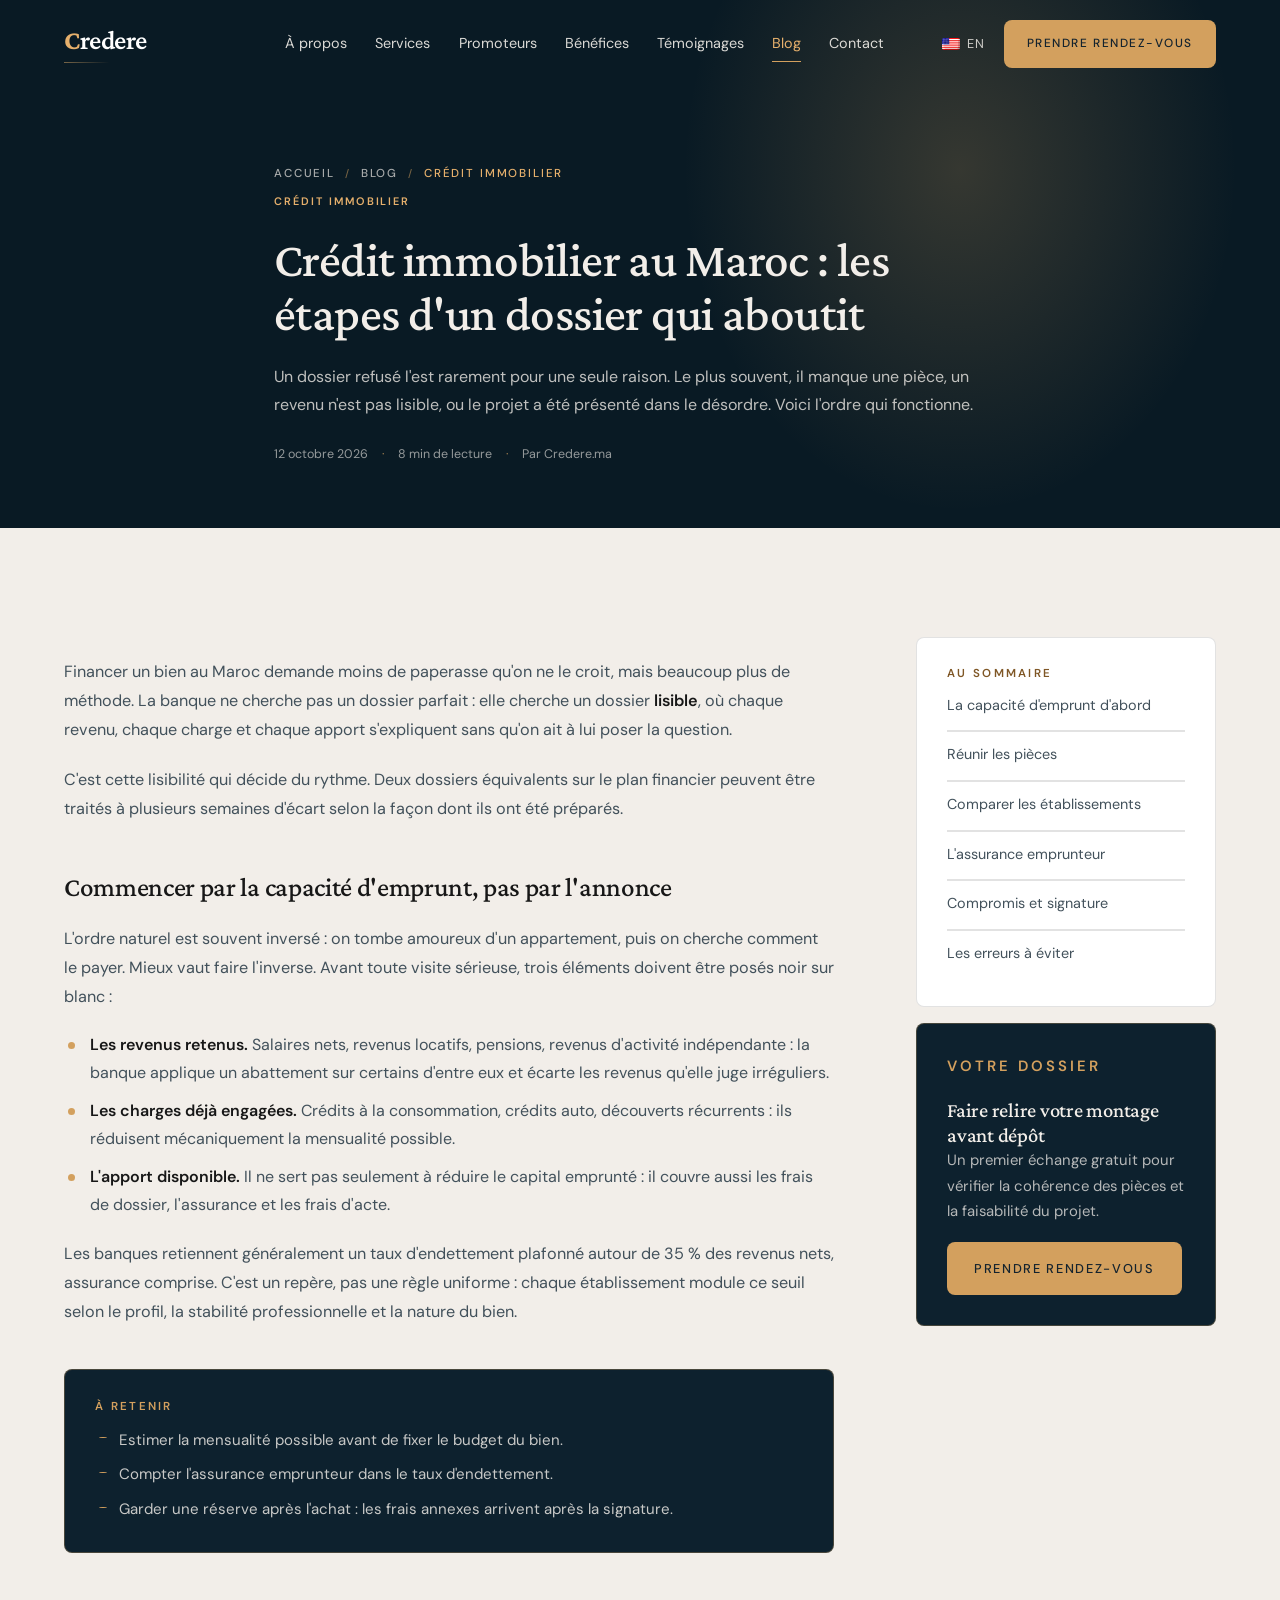
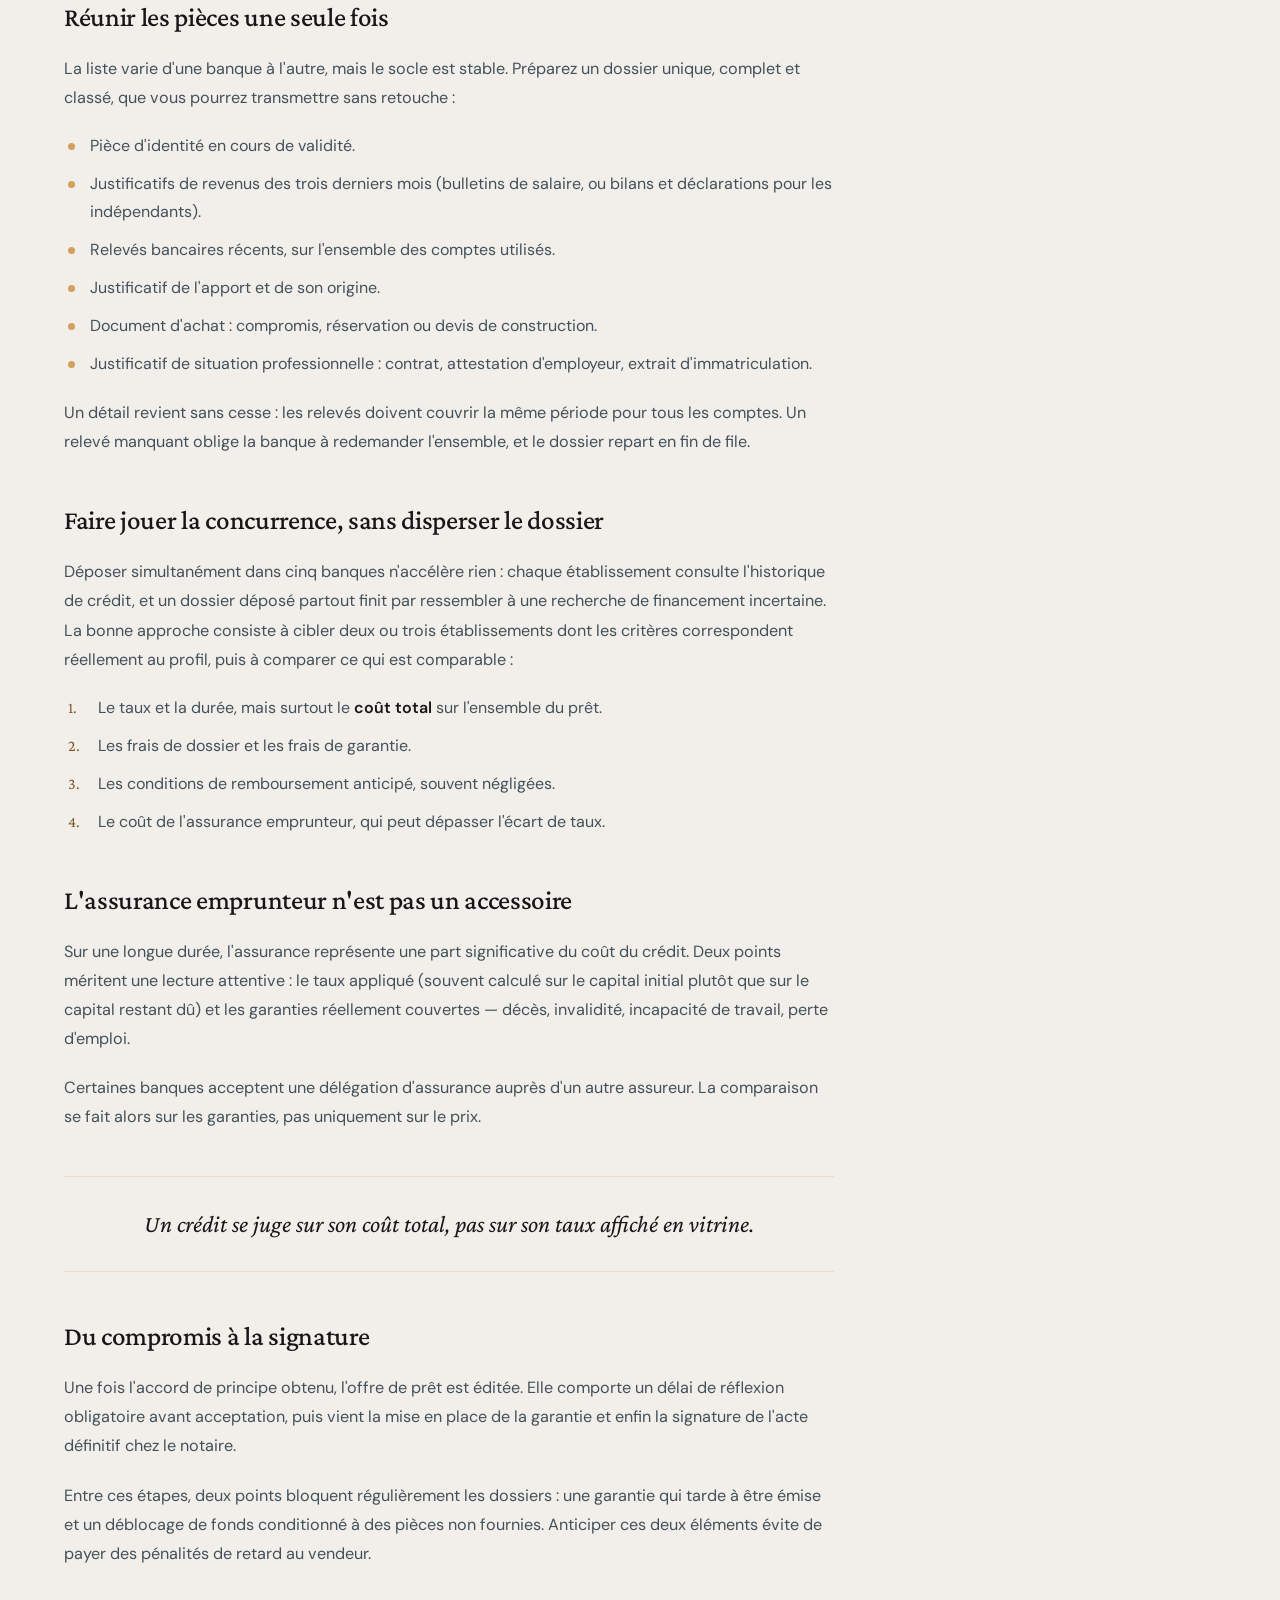
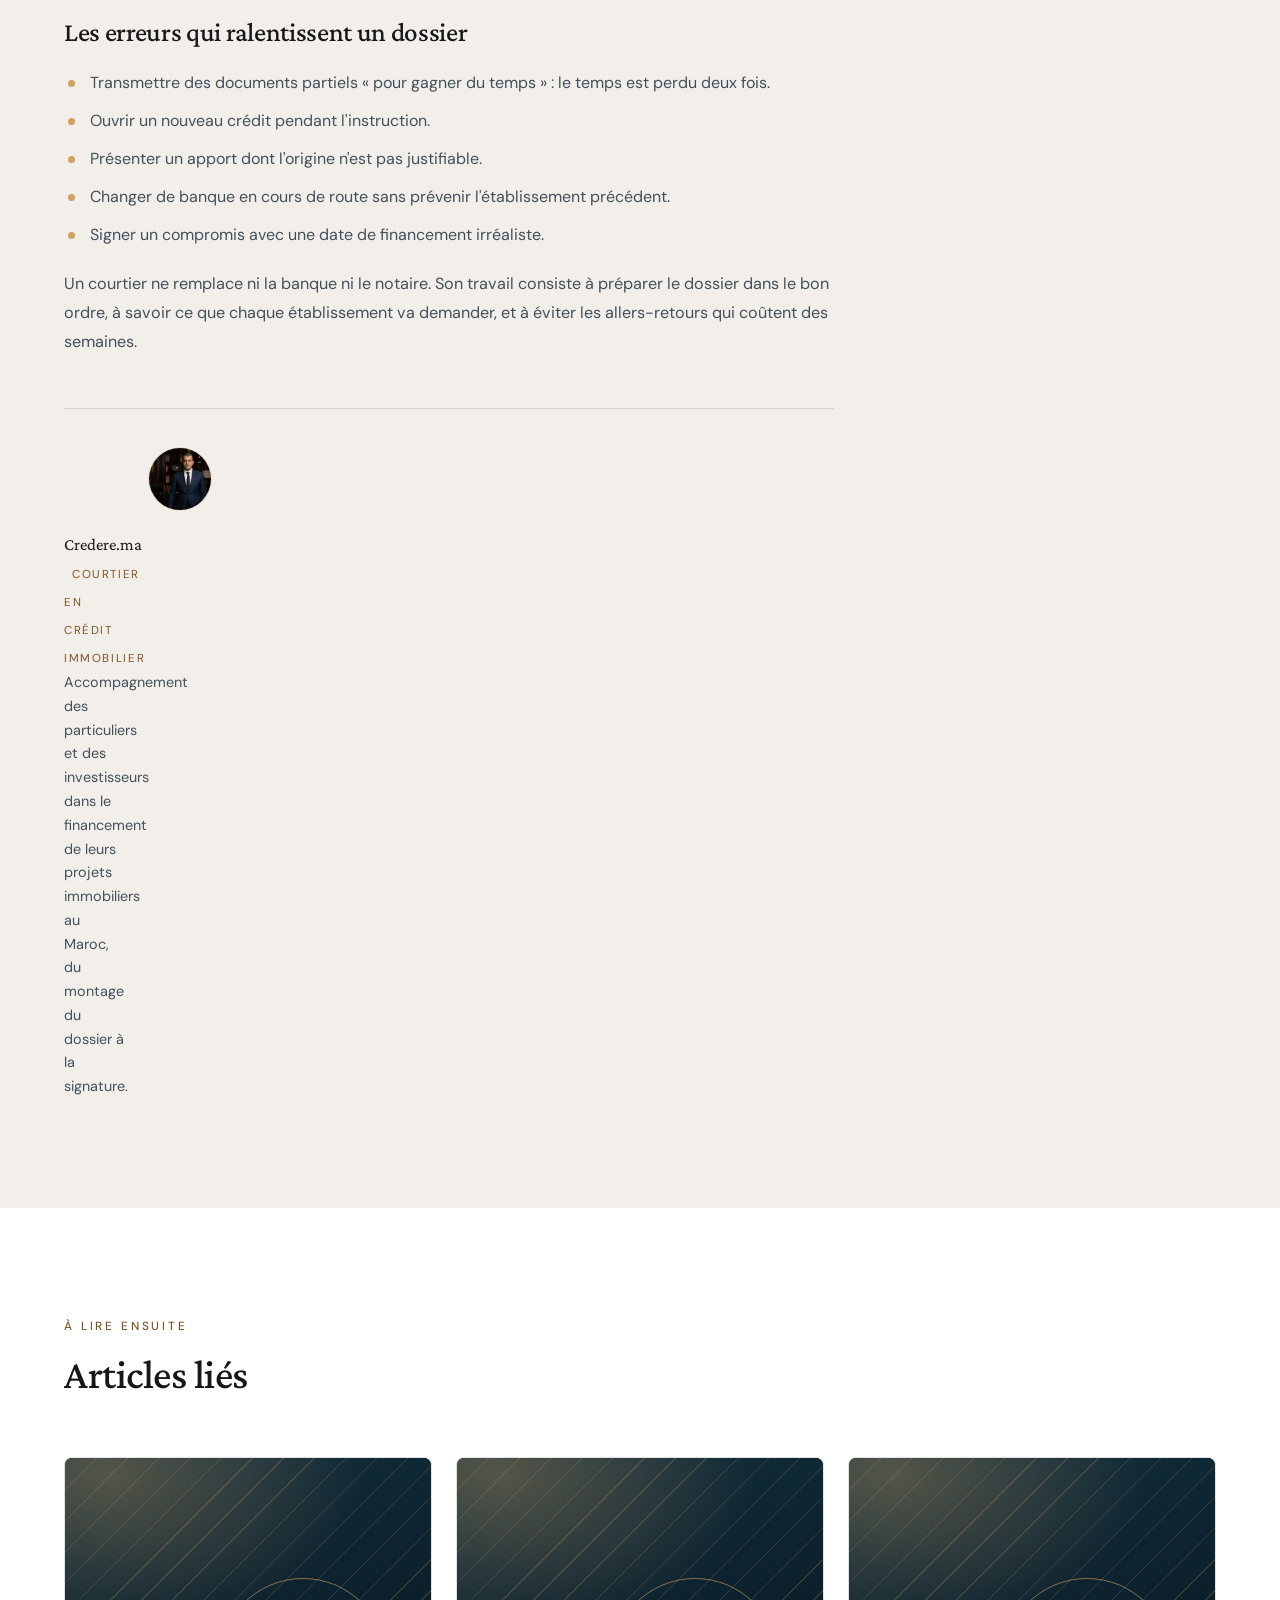
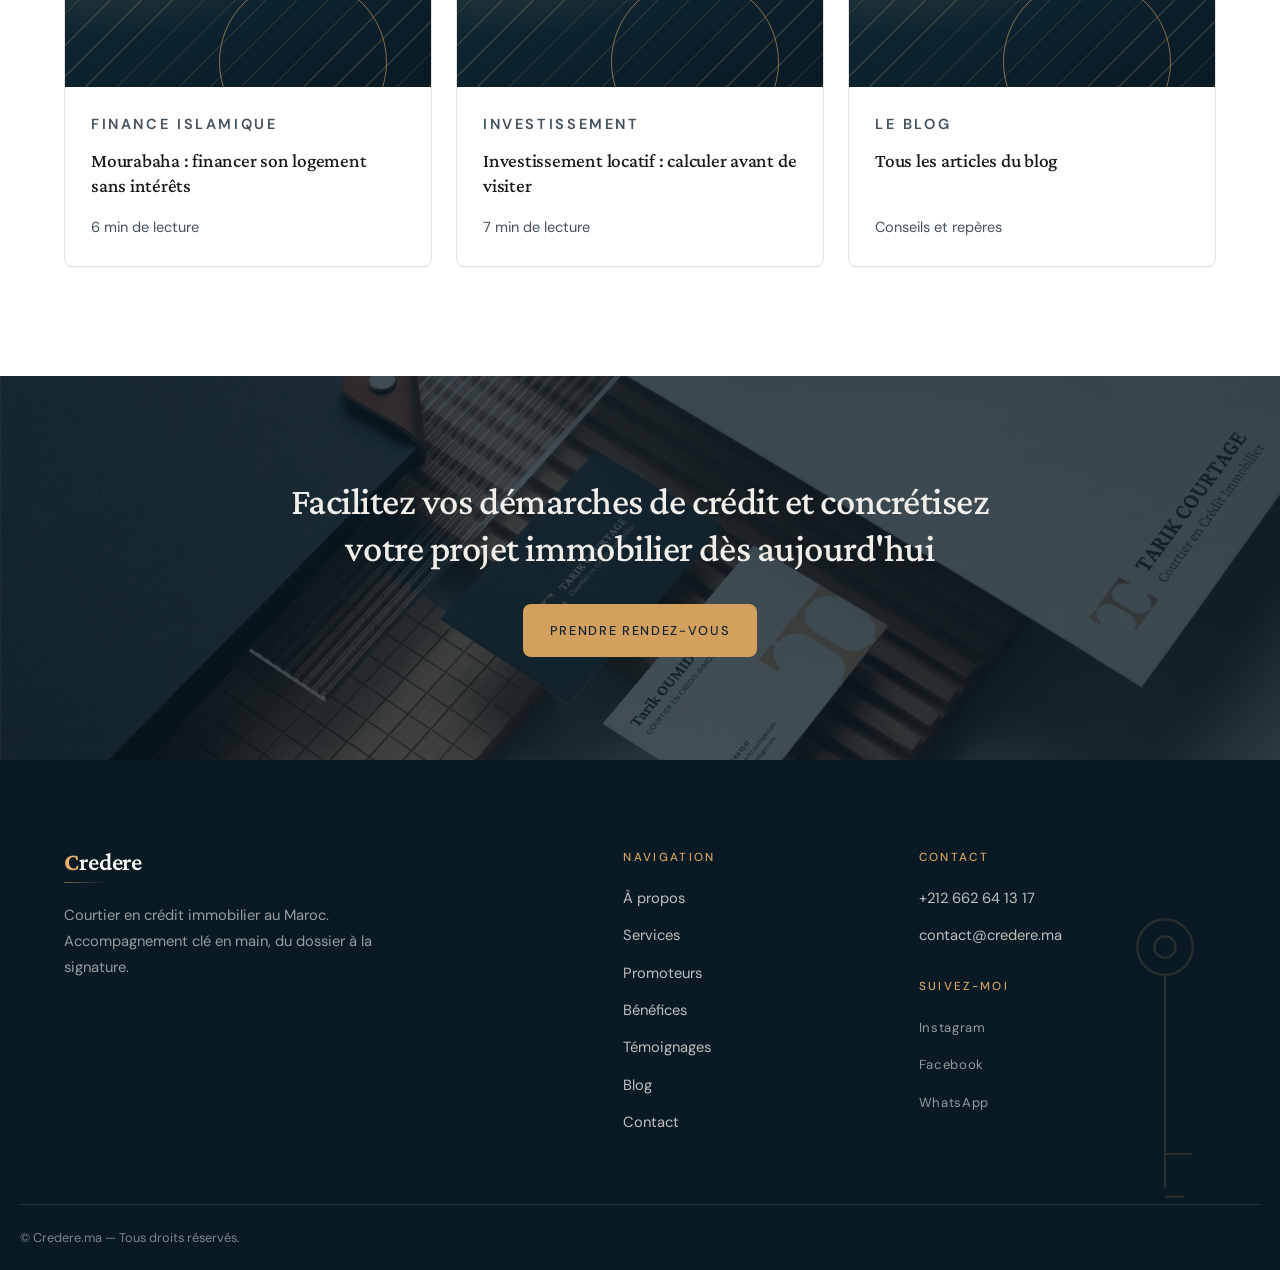
<file: blog-credit-immobilier-maroc.html>
<!DOCTYPE html>
<html lang="fr">
<head>
<!-- =========================================================
     Credere.ma — page du site
     Le menu, les coordonnées et le pied de page ne sont PAS
     écrits ici : ils viennent de js/site.data.js et sont
     composés par js/layout.js. Cette page ne contient que son
     contenu propre et son <head>. Voir AGENTS.md.
     ========================================================= -->

<meta charset="utf-8">
<meta name="viewport" content="width=device-width, initial-scale=1">
<title>Crédit immobilier au Maroc : les étapes d'un dossier qui aboutit — Credere.ma</title>
<meta name="description" content="De la capacité d'emprunt à la signature notariale : les étapes d'un dossier de crédit immobilier au Maroc, les pièces à réunir et les erreurs à éviter.">
<meta name="theme-color" content="#0d212e">
<meta property="og:type" content="article">
<meta property="og:locale" content="fr_FR">
<meta property="og:title" content="Crédit immobilier au Maroc : les étapes d'un dossier qui aboutit">
<meta property="og:description" content="L'ordre des étapes, les pièces à réunir et les points où un dossier se perd.">
<meta property="og:image" content="assets/hero.png">
<link rel="preload" href="assets/fonts/CrimsonPro-400.woff2" as="font" type="font/woff2" crossorigin>
<link rel="preload" href="assets/fonts/DMSans-400.woff2" as="font" type="font/woff2" crossorigin>
  <script>document.documentElement.classList.add('js');</script>
<link rel="stylesheet" href="css/tokens.css">
<link rel="stylesheet" href="css/styles.css">
<link rel="stylesheet" href="css/pages.css">
</head>
<body data-page="blog">
<a class="skip-link" href="#main">Aller au contenu</a>

<div data-site-header></div>

<main id="main">

  <header class="article-head">
    <div class="wrap article-head-inner">
      <nav class="breadcrumb" aria-label="Fil d'Ariane">
        <ol>
          <li><a href="index.html">Accueil</a></li>
          <li><a href="blog.html">Blog</a></li>
          <li><span aria-current="page">Crédit immobilier</span></li>
        </ol>
      </nav>
      <p class="post-cat">Crédit immobilier</p>
      <h1>Crédit immobilier au Maroc : les étapes d'un dossier qui aboutit</h1>
      <p class="article-lede">Un dossier refusé l'est rarement pour une seule raison. Le plus souvent, il manque une pièce, un revenu n'est pas lisible, ou le projet a été présenté dans le désordre. Voici l'ordre qui fonctionne.</p>
      <p class="post-meta"><span>12 octobre 2026</span><span>8 min de lecture</span><span>Par Credere.ma</span></p>
    </div>
  </header>

  <section class="section" aria-labelledby="article-title">
    <div class="wrap article-layout">
      <div class="article-body">
        <h2 class="visually-hidden" id="article-title">Le parcours d'un dossier de crédit immobilier</h2>

        <p>Financer un bien au Maroc demande moins de paperasse qu'on ne le croit, mais beaucoup plus de méthode. La banque ne cherche pas un dossier parfait : elle cherche un dossier <strong>lisible</strong>, où chaque revenu, chaque charge et chaque apport s'expliquent sans qu'on ait à lui poser la question.</p>

        <p>C'est cette lisibilité qui décide du rythme. Deux dossiers équivalents sur le plan financier peuvent être traités à plusieurs semaines d'écart selon la façon dont ils ont été préparés.</p>

        <h2 id="capacite">Commencer par la capacité d'emprunt, pas par l'annonce</h2>

        <p>L'ordre naturel est souvent inversé : on tombe amoureux d'un appartement, puis on cherche comment le payer. Mieux vaut faire l'inverse. Avant toute visite sérieuse, trois éléments doivent être posés noir sur blanc :</p>

        <ul>
          <li><strong>Les revenus retenus.</strong> Salaires nets, revenus locatifs, pensions, revenus d'activité indépendante : la banque applique un abattement sur certains d'entre eux et écarte les revenus qu'elle juge irréguliers.</li>
          <li><strong>Les charges déjà engagées.</strong> Crédits à la consommation, crédits auto, découverts récurrents : ils réduisent mécaniquement la mensualité possible.</li>
          <li><strong>L'apport disponible.</strong> Il ne sert pas seulement à réduire le capital emprunté : il couvre aussi les frais de dossier, l'assurance et les frais d'acte.</li>
        </ul>

        <p>Les banques retiennent généralement un taux d'endettement plafonné autour de 35 % des revenus nets, assurance comprise. C'est un repère, pas une règle uniforme : chaque établissement module ce seuil selon le profil, la stabilité professionnelle et la nature du bien.</p>

        <div class="keypoints">
          <h2>À retenir</h2>
          <ul>
            <li>Estimer la mensualité possible avant de fixer le budget du bien.</li>
            <li>Compter l'assurance emprunteur dans le taux d'endettement.</li>
            <li>Garder une réserve après l'achat : les frais annexes arrivent après la signature.</li>
          </ul>
        </div>

        <h2 id="pieces">Réunir les pièces une seule fois</h2>

        <p>La liste varie d'une banque à l'autre, mais le socle est stable. Préparez un dossier unique, complet et classé, que vous pourrez transmettre sans retouche :</p>

        <ul>
          <li>Pièce d'identité en cours de validité.</li>
          <li>Justificatifs de revenus des trois derniers mois (bulletins de salaire, ou bilans et déclarations pour les indépendants).</li>
          <li>Relevés bancaires récents, sur l'ensemble des comptes utilisés.</li>
          <li>Justificatif de l'apport et de son origine.</li>
          <li>Document d'achat : compromis, réservation ou devis de construction.</li>
          <li>Justificatif de situation professionnelle : contrat, attestation d'employeur, extrait d'immatriculation.</li>
        </ul>

        <p>Un détail revient sans cesse : les relevés doivent couvrir la même période pour tous les comptes. Un relevé manquant oblige la banque à redemander l'ensemble, et le dossier repart en fin de file.</p>

        <h2 id="banques">Faire jouer la concurrence, sans disperser le dossier</h2>

        <p>Déposer simultanément dans cinq banques n'accélère rien : chaque établissement consulte l'historique de crédit, et un dossier déposé partout finit par ressembler à une recherche de financement incertaine. La bonne approche consiste à cibler deux ou trois établissements dont les critères correspondent réellement au profil, puis à comparer ce qui est comparable :</p>

        <ol>
          <li>Le taux et la durée, mais surtout le <strong>coût total</strong> sur l'ensemble du prêt.</li>
          <li>Les frais de dossier et les frais de garantie.</li>
          <li>Les conditions de remboursement anticipé, souvent négligées.</li>
          <li>Le coût de l'assurance emprunteur, qui peut dépasser l'écart de taux.</li>
        </ol>

        <h2 id="assurance">L'assurance emprunteur n'est pas un accessoire</h2>

        <p>Sur une longue durée, l'assurance représente une part significative du coût du crédit. Deux points méritent une lecture attentive : le taux appliqué (souvent calculé sur le capital initial plutôt que sur le capital restant dû) et les garanties réellement couvertes — décès, invalidité, incapacité de travail, perte d'emploi.</p>

        <p>Certaines banques acceptent une délégation d'assurance auprès d'un autre assureur. La comparaison se fait alors sur les garanties, pas uniquement sur le prix.</p>

        <div class="pullquote">Un crédit se juge sur son coût total, pas sur son taux affiché en vitrine.</div>

        <h2 id="signature">Du compromis à la signature</h2>

        <p>Une fois l'accord de principe obtenu, l'offre de prêt est éditée. Elle comporte un délai de réflexion obligatoire avant acceptation, puis vient la mise en place de la garantie et enfin la signature de l'acte définitif chez le notaire.</p>

        <p>Entre ces étapes, deux points bloquent régulièrement les dossiers : une garantie qui tarde à être émise et un déblocage de fonds conditionné à des pièces non fournies. Anticiper ces deux éléments évite de payer des pénalités de retard au vendeur.</p>

        <h2 id="erreurs">Les erreurs qui ralentissent un dossier</h2>

        <ul>
          <li>Transmettre des documents partiels « pour gagner du temps » : le temps est perdu deux fois.</li>
          <li>Ouvrir un nouveau crédit pendant l'instruction.</li>
          <li>Présenter un apport dont l'origine n'est pas justifiable.</li>
          <li>Changer de banque en cours de route sans prévenir l'établissement précédent.</li>
          <li>Signer un compromis avec une date de financement irréaliste.</li>
        </ul>

        <p>Un courtier ne remplace ni la banque ni le notaire. Son travail consiste à préparer le dossier dans le bon ordre, à savoir ce que chaque établissement va demander, et à éviter les allers-retours qui coûtent des semaines.</p>

        <div class="article-foot">
          <picture>
            <source srcset="assets/portrait-720.webp" type="image/webp">
            <img src="assets/portrait.png" alt="Hicham Abbad, consultant en finance chez Credere.ma" width="128" height="128" loading="lazy" decoding="async">
          </picture>
          <div>
            <p class="author-name">Credere.ma <span>Courtier en crédit immobilier</span></p>
            <p>Accompagnement des particuliers et des investisseurs dans le financement de leurs projets immobiliers au Maroc, du montage du dossier à la signature.</p>
          </div>
        </div>
      </div>

      <aside class="article-aside" aria-label="Sommaire et contact">
        <div class="aside-card">
          <h2>Au sommaire</h2>
          <ul class="aside-list">
            <li><a href="#capacite">La capacité d'emprunt d'abord</a></li>
            <li><a href="#pieces">Réunir les pièces</a></li>
            <li><a href="#banques">Comparer les établissements</a></li>
            <li><a href="#assurance">L'assurance emprunteur</a></li>
            <li><a href="#signature">Compromis et signature</a></li>
            <li><a href="#erreurs">Les erreurs à éviter</a></li>
          </ul>
        </div>
        <div class="aside-card aside-card--navy">
          <p class="aside-heading">Votre dossier</p>
          <h2>Faire relire votre montage avant dépôt</h2>
          <p>Un premier échange gratuit pour vérifier la cohérence des pièces et la faisabilité du projet.</p>
          <a class="btn btn--gold" href="contact.html">Prendre rendez-vous</a>
        </div>
      </aside>
    </div>
  </section>

  <section class="section section--white" aria-labelledby="related-title">
    <div class="wrap">
      <div class="section-head">
        <p class="eyebrow">À lire ensuite</p>
        <h2 id="related-title">Articles liés</h2>
      </div>
      <div class="related-grid">
        <article class="post-card">
          <div class="post-thumb post-thumb--motif"></div>
          <div class="post-body">
            <p class="post-cat">Finance islamique</p>
            <h3><a href="blog-mourabaha.html">Mourabaha : financer son logement sans intérêts</a></h3>
            <p class="post-meta"><span>6 min de lecture</span></p>
          </div>
        </article>
        <article class="post-card">
          <div class="post-thumb post-thumb--motif"></div>
          <div class="post-body">
            <p class="post-cat">Investissement</p>
            <h3><a href="blog-investissement-locatif.html">Investissement locatif : calculer avant de visiter</a></h3>
            <p class="post-meta"><span>7 min de lecture</span></p>
          </div>
        </article>
        <article class="post-card">
          <div class="post-thumb post-thumb--motif"></div>
          <div class="post-body">
            <p class="post-cat">Le blog</p>
            <h3><a href="blog.html">Tous les articles du blog</a></h3>
            <p class="post-meta"><span>Conseils et repères</span></p>
          </div>
        </article>
      </div>
    </div>
  </section>

  <section class="cta-band" aria-labelledby="cta-title">
    <div class="cta-media" aria-hidden="true"></div>
    <div class="wrap cta-inner">
      <h2 id="cta-title">Facilitez vos démarches de crédit et concrétisez votre projet immobilier dès aujourd'hui</h2>
      <a class="btn btn--gold" href="contact.html">Prendre rendez-vous</a>
    </div>
  </section>

</main>

<div data-site-footer></div>

  <script src="js/site.data.js"></script>
  <script src="js/layout.js"></script>
  <script src="js/ui.js"></script>
</body>
</html>
</file>
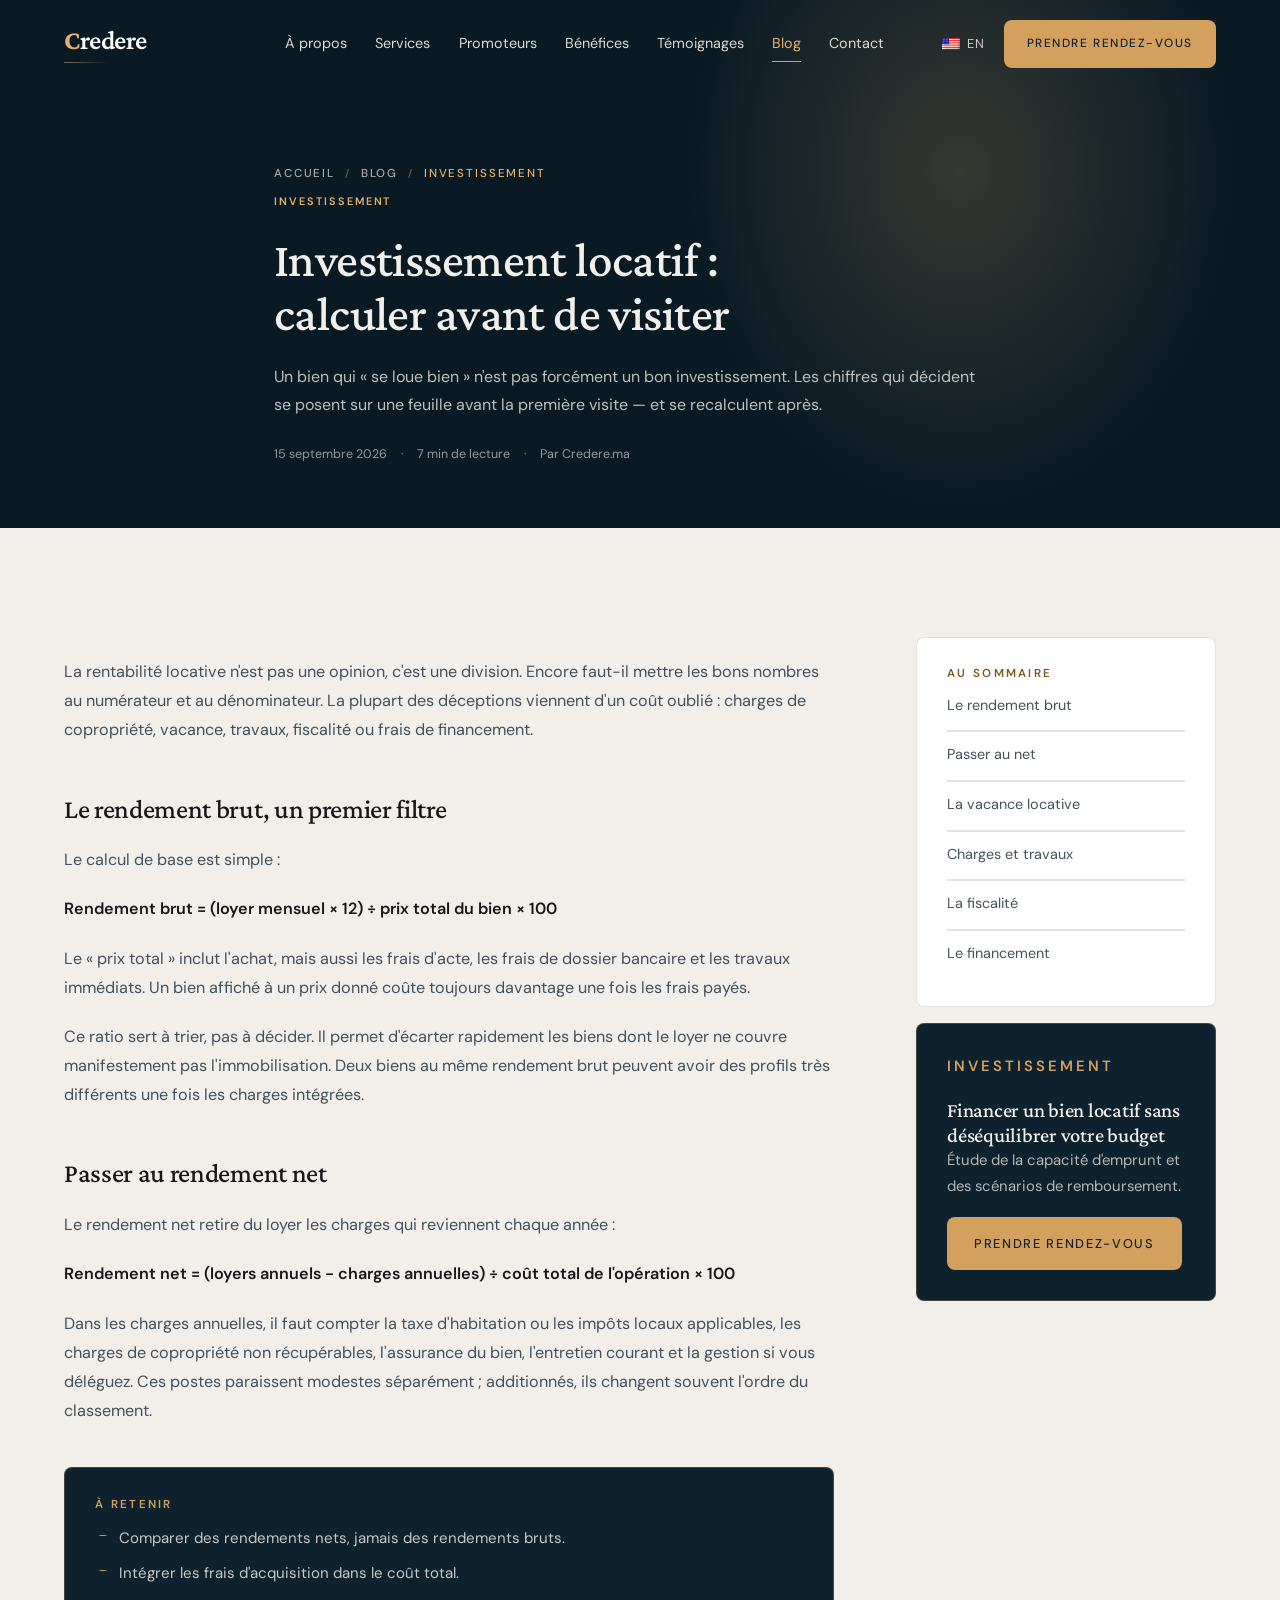
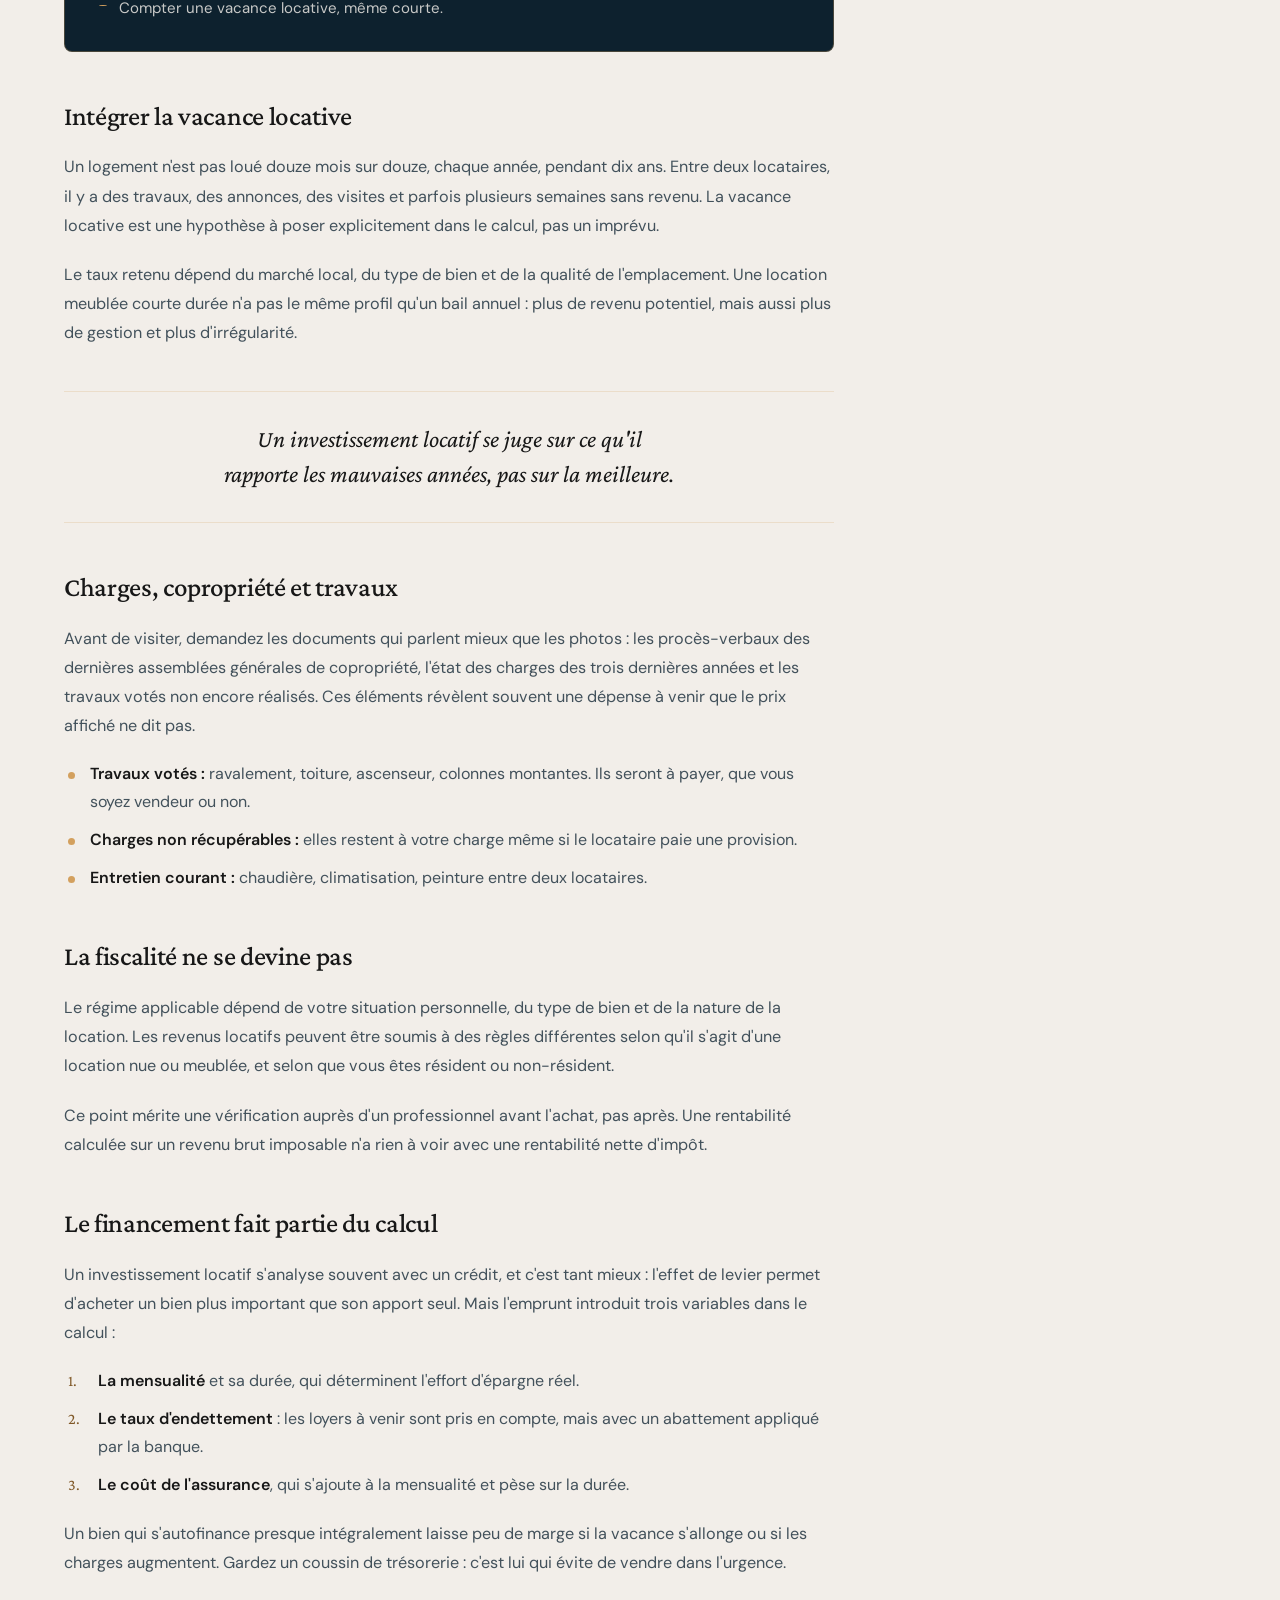
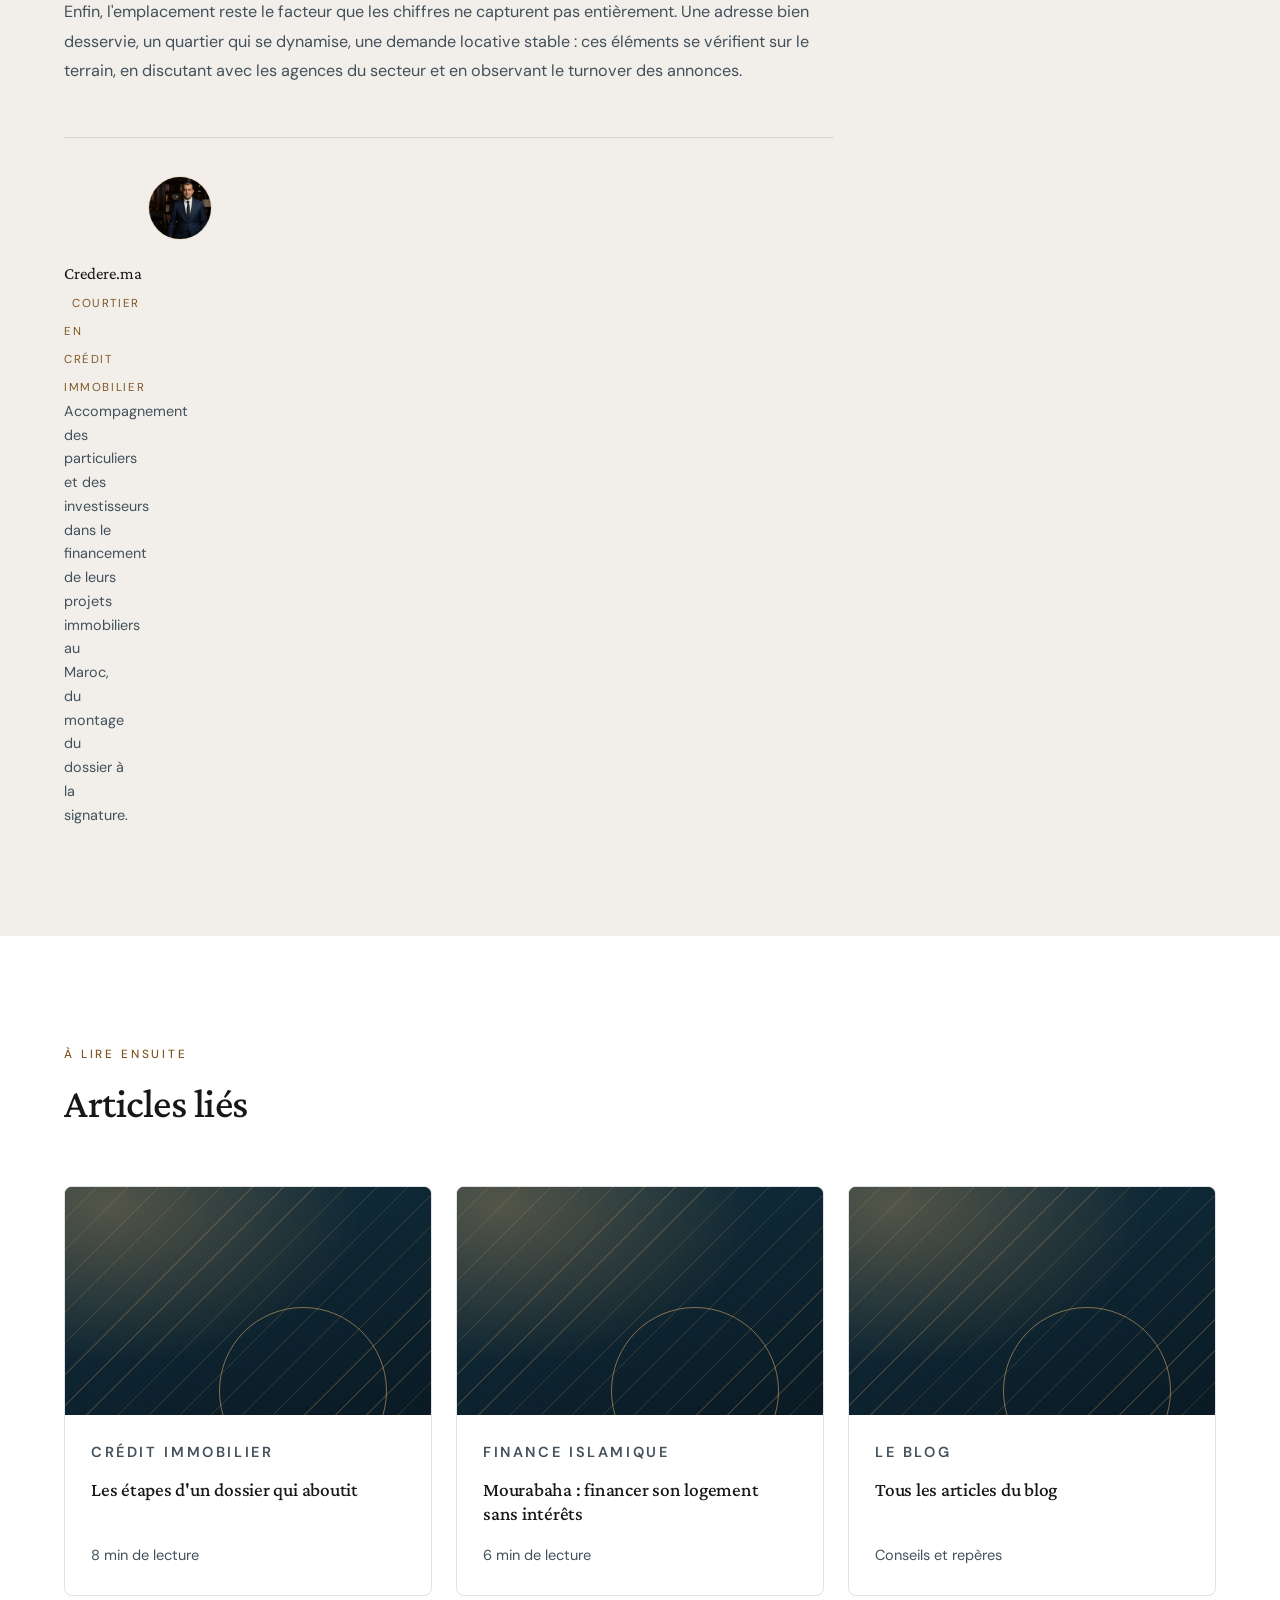
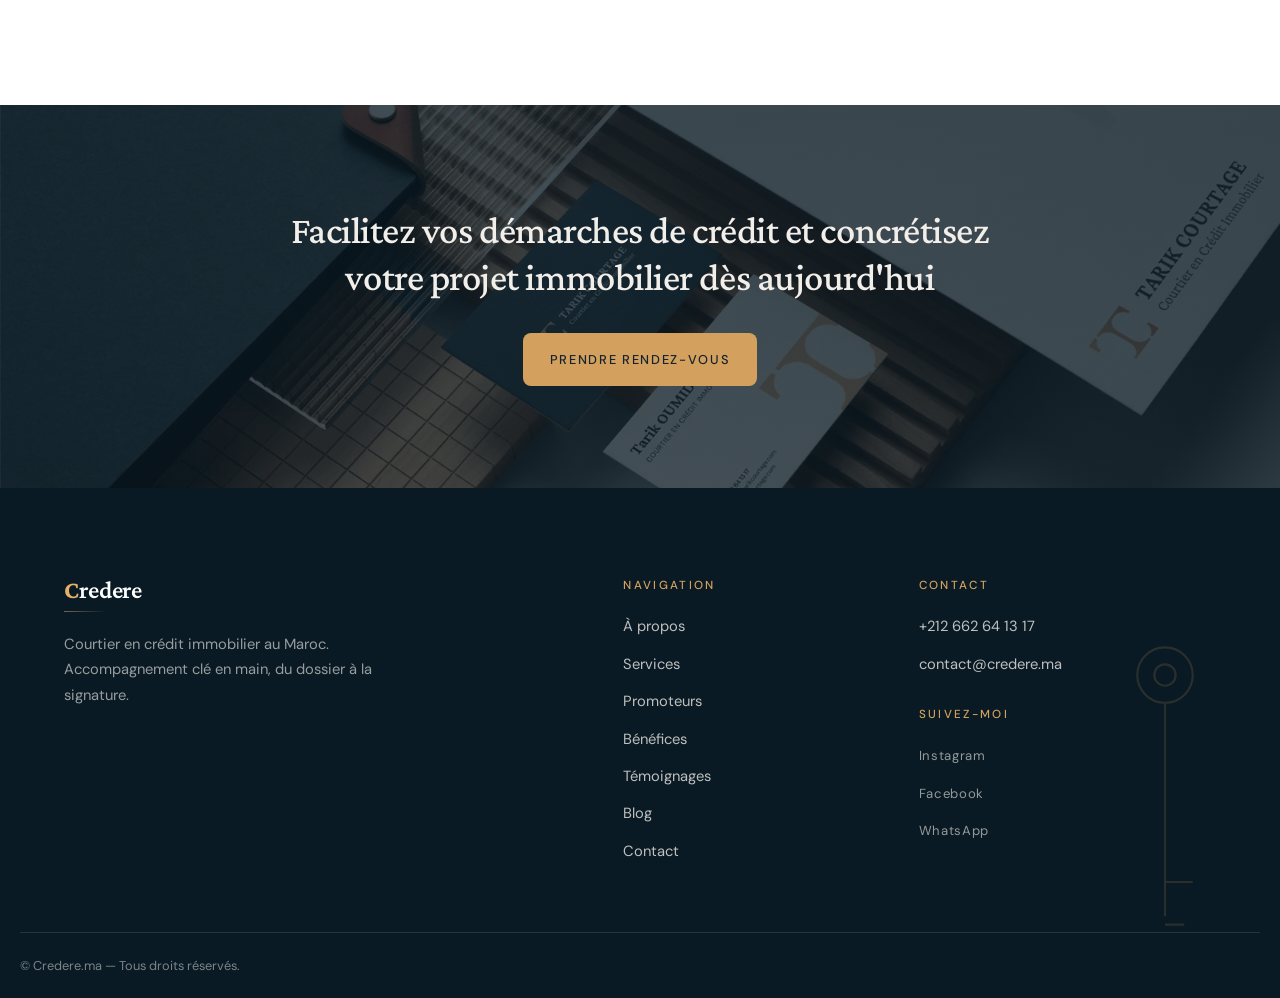
<file: blog-investissement-locatif.html>
<!DOCTYPE html>
<html lang="fr">
<head>
<!-- =========================================================
     Credere.ma — page du site
     Le menu, les coordonnées et le pied de page ne sont PAS
     écrits ici : ils viennent de js/site.data.js et sont
     composés par js/layout.js. Cette page ne contient que son
     contenu propre et son <head>. Voir AGENTS.md.
     ========================================================= -->

<meta charset="utf-8">
<meta name="viewport" content="width=device-width, initial-scale=1">
<title>Investissement locatif : calculer avant de visiter — Credere.ma</title>
<meta name="description" content="Rendement brut, rendement net, vacance locative, charges et financement : la méthode pour évaluer un investissement locatif au Maroc avant de visiter.">
<meta name="theme-color" content="#0d212e">
<meta property="og:type" content="article">
<meta property="og:locale" content="fr_FR">
<meta property="og:title" content="Investissement locatif : calculer avant de visiter">
<meta property="og:description" content="La méthode pour comparer deux biens sur des bases solides.">
<meta property="og:image" content="assets/hero.png">
<link rel="preload" href="assets/fonts/CrimsonPro-400.woff2" as="font" type="font/woff2" crossorigin>
<link rel="preload" href="assets/fonts/DMSans-400.woff2" as="font" type="font/woff2" crossorigin>
  <script>document.documentElement.classList.add('js');</script>
<link rel="stylesheet" href="css/tokens.css">
<link rel="stylesheet" href="css/styles.css">
<link rel="stylesheet" href="css/pages.css">
</head>
<body data-page="blog">
<a class="skip-link" href="#main">Aller au contenu</a>

<div data-site-header></div>

<main id="main">

  <header class="article-head">
    <div class="wrap article-head-inner">
      <nav class="breadcrumb" aria-label="Fil d'Ariane">
        <ol>
          <li><a href="index.html">Accueil</a></li>
          <li><a href="blog.html">Blog</a></li>
          <li><span aria-current="page">Investissement</span></li>
        </ol>
      </nav>
      <p class="post-cat">Investissement</p>
      <h1>Investissement locatif : calculer avant de visiter</h1>
      <p class="article-lede">Un bien qui « se loue bien » n'est pas forcément un bon investissement. Les chiffres qui décident se posent sur une feuille avant la première visite — et se recalculent après.</p>
      <p class="post-meta"><span>15 septembre 2026</span><span>7 min de lecture</span><span>Par Credere.ma</span></p>
    </div>
  </header>

  <section class="section" aria-labelledby="article-title">
    <div class="wrap article-layout">
      <div class="article-body">
        <h2 class="visually-hidden" id="article-title">Évaluer la rentabilité d'un bien locatif</h2>

        <p>La rentabilité locative n'est pas une opinion, c'est une division. Encore faut-il mettre les bons nombres au numérateur et au dénominateur. La plupart des déceptions viennent d'un coût oublié : charges de copropriété, vacance, travaux, fiscalité ou frais de financement.</p>

        <h2 id="brut">Le rendement brut, un premier filtre</h2>

        <p>Le calcul de base est simple :</p>

        <p><strong>Rendement brut = (loyer mensuel × 12) ÷ prix total du bien × 100</strong></p>

        <p>Le « prix total » inclut l'achat, mais aussi les frais d'acte, les frais de dossier bancaire et les travaux immédiats. Un bien affiché à un prix donné coûte toujours davantage une fois les frais payés.</p>

        <p>Ce ratio sert à trier, pas à décider. Il permet d'écarter rapidement les biens dont le loyer ne couvre manifestement pas l'immobilisation. Deux biens au même rendement brut peuvent avoir des profils très différents une fois les charges intégrées.</p>

        <h2 id="net">Passer au rendement net</h2>

        <p>Le rendement net retire du loyer les charges qui reviennent chaque année :</p>

        <p><strong>Rendement net = (loyers annuels − charges annuelles) ÷ coût total de l'opération × 100</strong></p>

        <p>Dans les charges annuelles, il faut compter la taxe d'habitation ou les impôts locaux applicables, les charges de copropriété non récupérables, l'assurance du bien, l'entretien courant et la gestion si vous déléguez. Ces postes paraissent modestes séparément ; additionnés, ils changent souvent l'ordre du classement.</p>

        <div class="keypoints">
          <h2>À retenir</h2>
          <ul>
            <li>Comparer des rendements nets, jamais des rendements bruts.</li>
            <li>Intégrer les frais d'acquisition dans le coût total.</li>
            <li>Compter une vacance locative, même courte.</li>
          </ul>
        </div>

        <h2 id="vacance">Intégrer la vacance locative</h2>

        <p>Un logement n'est pas loué douze mois sur douze, chaque année, pendant dix ans. Entre deux locataires, il y a des travaux, des annonces, des visites et parfois plusieurs semaines sans revenu. La vacance locative est une hypothèse à poser explicitement dans le calcul, pas un imprévu.</p>

        <p>Le taux retenu dépend du marché local, du type de bien et de la qualité de l'emplacement. Une location meublée courte durée n'a pas le même profil qu'un bail annuel : plus de revenu potentiel, mais aussi plus de gestion et plus d'irrégularité.</p>

        <div class="pullquote">Un investissement locatif se juge sur ce qu'il rapporte les mauvaises années, pas sur la meilleure.</div>

        <h2 id="charges">Charges, copropriété et travaux</h2>

        <p>Avant de visiter, demandez les documents qui parlent mieux que les photos : les procès-verbaux des dernières assemblées générales de copropriété, l'état des charges des trois dernières années et les travaux votés non encore réalisés. Ces éléments révèlent souvent une dépense à venir que le prix affiché ne dit pas.</p>

        <ul>
          <li><strong>Travaux votés :</strong> ravalement, toiture, ascenseur, colonnes montantes. Ils seront à payer, que vous soyez vendeur ou non.</li>
          <li><strong>Charges non récupérables :</strong> elles restent à votre charge même si le locataire paie une provision.</li>
          <li><strong>Entretien courant :</strong> chaudière, climatisation, peinture entre deux locataires.</li>
        </ul>

        <h2 id="fiscalite">La fiscalité ne se devine pas</h2>

        <p>Le régime applicable dépend de votre situation personnelle, du type de bien et de la nature de la location. Les revenus locatifs peuvent être soumis à des règles différentes selon qu'il s'agit d'une location nue ou meublée, et selon que vous êtes résident ou non-résident.</p>

        <p>Ce point mérite une vérification auprès d'un professionnel avant l'achat, pas après. Une rentabilité calculée sur un revenu brut imposable n'a rien à voir avec une rentabilité nette d'impôt.</p>

        <h2 id="financement">Le financement fait partie du calcul</h2>

        <p>Un investissement locatif s'analyse souvent avec un crédit, et c'est tant mieux : l'effet de levier permet d'acheter un bien plus important que son apport seul. Mais l'emprunt introduit trois variables dans le calcul :</p>

        <ol>
          <li><strong>La mensualité</strong> et sa durée, qui déterminent l'effort d'épargne réel.</li>
          <li><strong>Le taux d'endettement</strong> : les loyers à venir sont pris en compte, mais avec un abattement appliqué par la banque.</li>
          <li><strong>Le coût de l'assurance</strong>, qui s'ajoute à la mensualité et pèse sur la durée.</li>
        </ol>

        <p>Un bien qui s'autofinance presque intégralement laisse peu de marge si la vacance s'allonge ou si les charges augmentent. Gardez un coussin de trésorerie : c'est lui qui évite de vendre dans l'urgence.</p>

        <p>Enfin, l'emplacement reste le facteur que les chiffres ne capturent pas entièrement. Une adresse bien desservie, un quartier qui se dynamise, une demande locative stable : ces éléments se vérifient sur le terrain, en discutant avec les agences du secteur et en observant le turnover des annonces.</p>

        <div class="article-foot">
          <picture>
            <source srcset="assets/portrait-720.webp" type="image/webp">
            <img src="assets/portrait.png" alt="Hicham Abbad, consultant en finance chez Credere.ma" width="128" height="128" loading="lazy" decoding="async">
          </picture>
          <div>
            <p class="author-name">Credere.ma <span>Courtier en crédit immobilier</span></p>
            <p>Accompagnement des particuliers et des investisseurs dans le financement de leurs projets immobiliers au Maroc, du montage du dossier à la signature.</p>
          </div>
        </div>
      </div>

      <aside class="article-aside" aria-label="Sommaire et contact">
        <div class="aside-card">
          <h2>Au sommaire</h2>
          <ul class="aside-list">
            <li><a href="#brut">Le rendement brut</a></li>
            <li><a href="#net">Passer au net</a></li>
            <li><a href="#vacance">La vacance locative</a></li>
            <li><a href="#charges">Charges et travaux</a></li>
            <li><a href="#fiscalite">La fiscalité</a></li>
            <li><a href="#financement">Le financement</a></li>
          </ul>
        </div>
        <div class="aside-card aside-card--navy">
          <p class="aside-heading">Investissement</p>
          <h2>Financer un bien locatif sans déséquilibrer votre budget</h2>
          <p>Étude de la capacité d'emprunt et des scénarios de remboursement.</p>
          <a class="btn btn--gold" href="contact.html">Prendre rendez-vous</a>
        </div>
      </aside>
    </div>
  </section>

  <section class="section section--white" aria-labelledby="related-title">
    <div class="wrap">
      <div class="section-head">
        <p class="eyebrow">À lire ensuite</p>
        <h2 id="related-title">Articles liés</h2>
      </div>
      <div class="related-grid">
        <article class="post-card">
          <div class="post-thumb post-thumb--motif"></div>
          <div class="post-body">
            <p class="post-cat">Crédit immobilier</p>
            <h3><a href="blog-credit-immobilier-maroc.html">Les étapes d'un dossier qui aboutit</a></h3>
            <p class="post-meta"><span>8 min de lecture</span></p>
          </div>
        </article>
        <article class="post-card">
          <div class="post-thumb post-thumb--motif"></div>
          <div class="post-body">
            <p class="post-cat">Finance islamique</p>
            <h3><a href="blog-mourabaha.html">Mourabaha : financer son logement sans intérêts</a></h3>
            <p class="post-meta"><span>6 min de lecture</span></p>
          </div>
        </article>
        <article class="post-card">
          <div class="post-thumb post-thumb--motif"></div>
          <div class="post-body">
            <p class="post-cat">Le blog</p>
            <h3><a href="blog.html">Tous les articles du blog</a></h3>
            <p class="post-meta"><span>Conseils et repères</span></p>
          </div>
        </article>
      </div>
    </div>
  </section>

  <section class="cta-band" aria-labelledby="cta-title">
    <div class="cta-media" aria-hidden="true"></div>
    <div class="wrap cta-inner">
      <h2 id="cta-title">Facilitez vos démarches de crédit et concrétisez votre projet immobilier dès aujourd'hui</h2>
      <a class="btn btn--gold" href="contact.html">Prendre rendez-vous</a>
    </div>
  </section>

</main>

<div data-site-footer></div>

  <script src="js/site.data.js"></script>
  <script src="js/layout.js"></script>
  <script src="js/ui.js"></script>
</body>
</html>
</file>
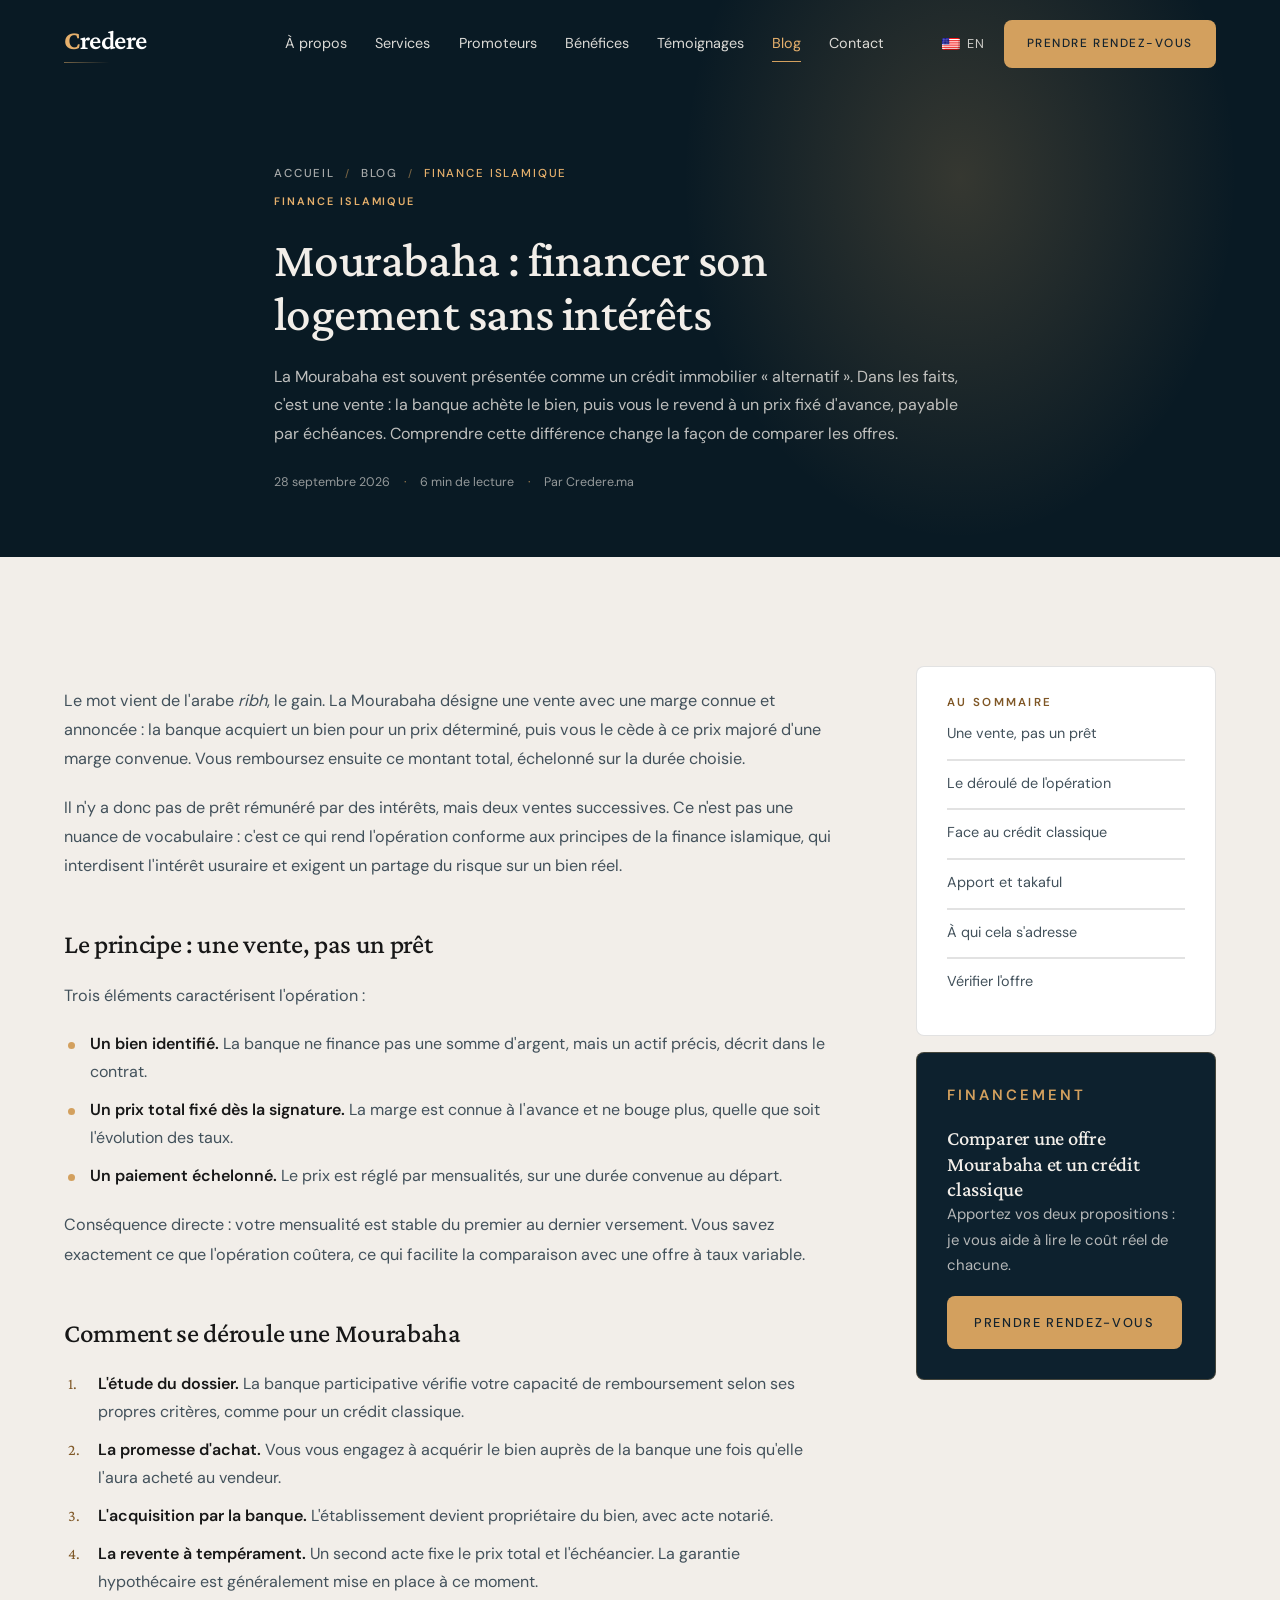
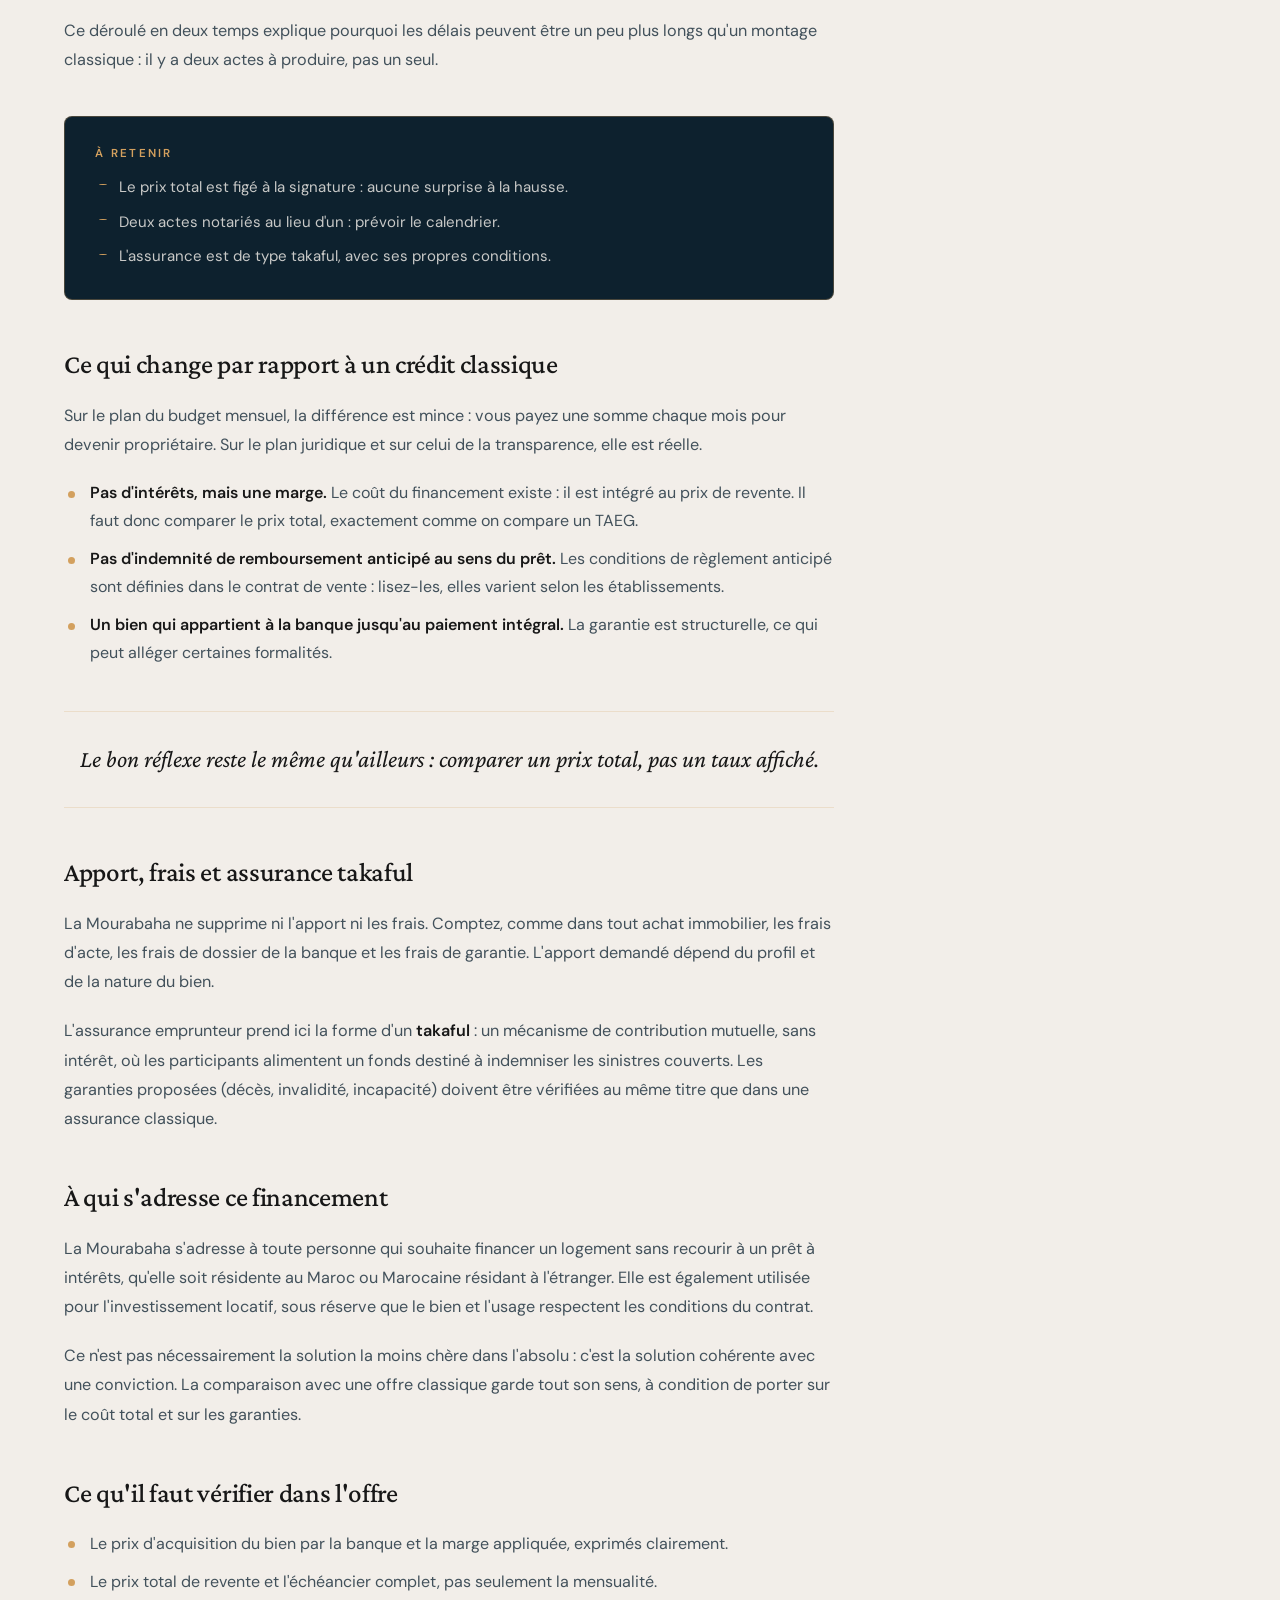
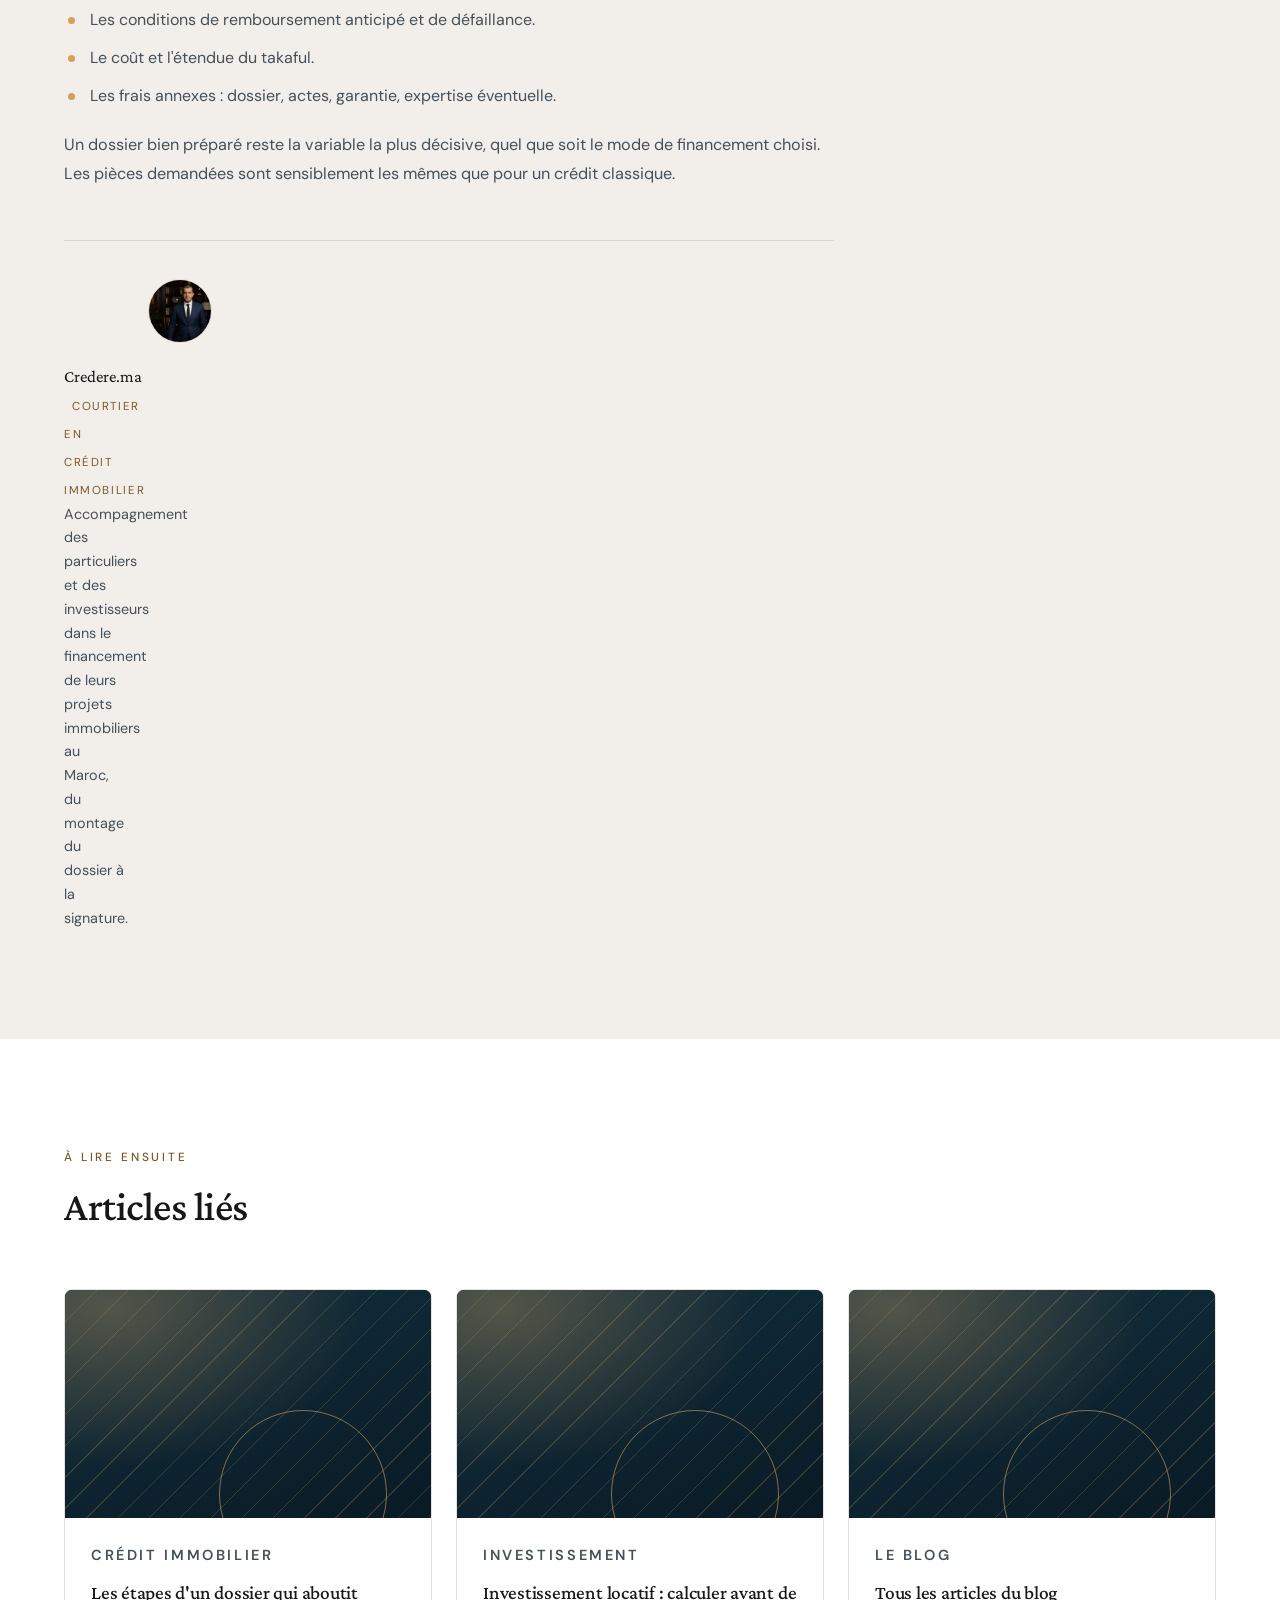
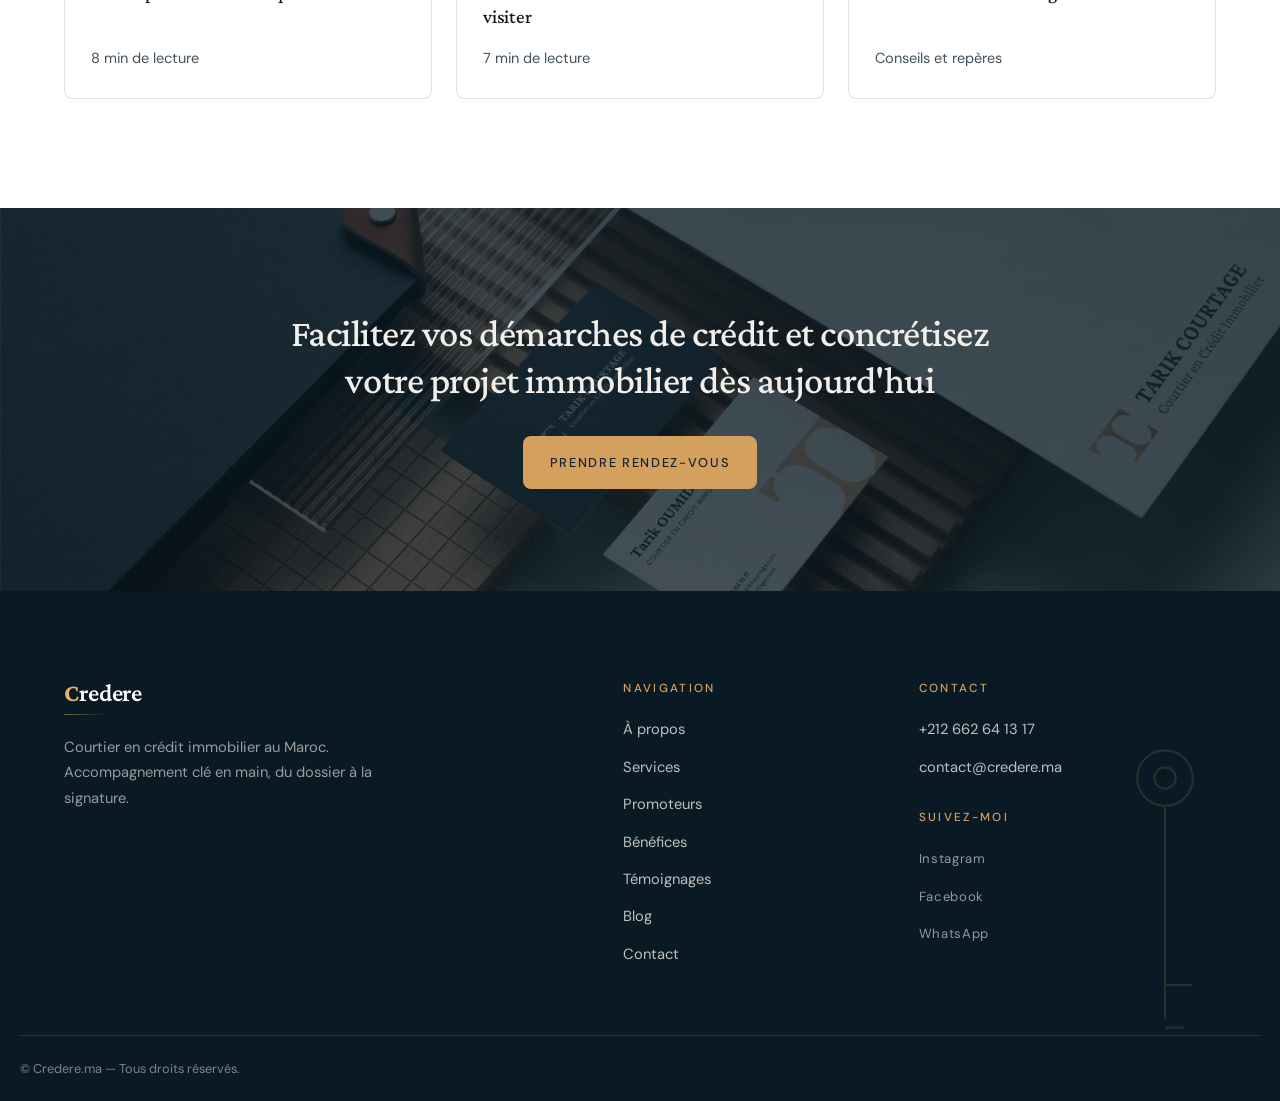
<file: blog-mourabaha.html>
<!DOCTYPE html>
<html lang="fr">
<head>
<!-- =========================================================
     Credere.ma — page du site
     Le menu, les coordonnées et le pied de page ne sont PAS
     écrits ici : ils viennent de js/site.data.js et sont
     composés par js/layout.js. Cette page ne contient que son
     contenu propre et son <head>. Voir AGENTS.md.
     ========================================================= -->

<meta charset="utf-8">
<meta name="viewport" content="width=device-width, initial-scale=1">
<title>Mourabaha : financer son logement sans intérêts — Credere.ma</title>
<meta name="description" content="Comment fonctionne la Mourabaha dans le crédit immobilier au Maroc : principe de la vente à tempérament, étapes, apport, assurance takaful et points à vérifier.">
<meta name="theme-color" content="#0d212e">
<meta property="og:type" content="article">
<meta property="og:locale" content="fr_FR">
<meta property="og:title" content="Mourabaha : financer son logement sans intérêts">
<meta property="og:description" content="Le principe, le déroulé et les points de vigilance d'un financement immobilier conforme.">
<meta property="og:image" content="assets/cta-bg.png">
<link rel="preload" href="assets/fonts/CrimsonPro-400.woff2" as="font" type="font/woff2" crossorigin>
<link rel="preload" href="assets/fonts/DMSans-400.woff2" as="font" type="font/woff2" crossorigin>
  <script>document.documentElement.classList.add('js');</script>
<link rel="stylesheet" href="css/tokens.css">
<link rel="stylesheet" href="css/styles.css">
<link rel="stylesheet" href="css/pages.css">
</head>
<body data-page="blog">
<a class="skip-link" href="#main">Aller au contenu</a>

<div data-site-header></div>

<main id="main">

  <header class="article-head">
    <div class="wrap article-head-inner">
      <nav class="breadcrumb" aria-label="Fil d'Ariane">
        <ol>
          <li><a href="index.html">Accueil</a></li>
          <li><a href="blog.html">Blog</a></li>
          <li><span aria-current="page">Finance islamique</span></li>
        </ol>
      </nav>
      <p class="post-cat">Finance islamique</p>
      <h1>Mourabaha : financer son logement sans intérêts</h1>
      <p class="article-lede">La Mourabaha est souvent présentée comme un crédit immobilier « alternatif ». Dans les faits, c'est une vente : la banque achète le bien, puis vous le revend à un prix fixé d'avance, payable par échéances. Comprendre cette différence change la façon de comparer les offres.</p>
      <p class="post-meta"><span>28 septembre 2026</span><span>6 min de lecture</span><span>Par Credere.ma</span></p>
    </div>
  </header>

  <section class="section" aria-labelledby="article-title">
    <div class="wrap article-layout">
      <div class="article-body">
        <h2 class="visually-hidden" id="article-title">Comprendre le financement Mourabaha</h2>

        <p>Le mot vient de l'arabe <em>ribh</em>, le gain. La Mourabaha désigne une vente avec une marge connue et annoncée : la banque acquiert un bien pour un prix déterminé, puis vous le cède à ce prix majoré d'une marge convenue. Vous remboursez ensuite ce montant total, échelonné sur la durée choisie.</p>

        <p>Il n'y a donc pas de prêt rémunéré par des intérêts, mais deux ventes successives. Ce n'est pas une nuance de vocabulaire : c'est ce qui rend l'opération conforme aux principes de la finance islamique, qui interdisent l'intérêt usuraire et exigent un partage du risque sur un bien réel.</p>

        <h2 id="principe">Le principe : une vente, pas un prêt</h2>

        <p>Trois éléments caractérisent l'opération :</p>

        <ul>
          <li><strong>Un bien identifié.</strong> La banque ne finance pas une somme d'argent, mais un actif précis, décrit dans le contrat.</li>
          <li><strong>Un prix total fixé dès la signature.</strong> La marge est connue à l'avance et ne bouge plus, quelle que soit l'évolution des taux.</li>
          <li><strong>Un paiement échelonné.</strong> Le prix est réglé par mensualités, sur une durée convenue au départ.</li>
        </ul>

        <p>Conséquence directe : votre mensualité est stable du premier au dernier versement. Vous savez exactement ce que l'opération coûtera, ce qui facilite la comparaison avec une offre à taux variable.</p>

        <h2 id="etapes">Comment se déroule une Mourabaha</h2>

        <ol>
          <li><strong>L'étude du dossier.</strong> La banque participative vérifie votre capacité de remboursement selon ses propres critères, comme pour un crédit classique.</li>
          <li><strong>La promesse d'achat.</strong> Vous vous engagez à acquérir le bien auprès de la banque une fois qu'elle l'aura acheté au vendeur.</li>
          <li><strong>L'acquisition par la banque.</strong> L'établissement devient propriétaire du bien, avec acte notarié.</li>
          <li><strong>La revente à tempérament.</strong> Un second acte fixe le prix total et l'échéancier. La garantie hypothécaire est généralement mise en place à ce moment.</li>
        </ol>

        <p>Ce déroulé en deux temps explique pourquoi les délais peuvent être un peu plus longs qu'un montage classique : il y a deux actes à produire, pas un seul.</p>

        <div class="keypoints">
          <h2>À retenir</h2>
          <ul>
            <li>Le prix total est figé à la signature : aucune surprise à la hausse.</li>
            <li>Deux actes notariés au lieu d'un : prévoir le calendrier.</li>
            <li>L'assurance est de type takaful, avec ses propres conditions.</li>
          </ul>
        </div>

        <h2 id="difference">Ce qui change par rapport à un crédit classique</h2>

        <p>Sur le plan du budget mensuel, la différence est mince : vous payez une somme chaque mois pour devenir propriétaire. Sur le plan juridique et sur celui de la transparence, elle est réelle.</p>

        <ul>
          <li><strong>Pas d'intérêts, mais une marge.</strong> Le coût du financement existe : il est intégré au prix de revente. Il faut donc comparer le prix total, exactement comme on compare un TAEG.</li>
          <li><strong>Pas d'indemnité de remboursement anticipé au sens du prêt.</strong> Les conditions de règlement anticipé sont définies dans le contrat de vente : lisez-les, elles varient selon les établissements.</li>
          <li><strong>Un bien qui appartient à la banque jusqu'au paiement intégral.</strong> La garantie est structurelle, ce qui peut alléger certaines formalités.</li>
        </ul>

        <div class="pullquote">Le bon réflexe reste le même qu'ailleurs : comparer un prix total, pas un taux affiché.</div>

        <h2 id="apport">Apport, frais et assurance takaful</h2>

        <p>La Mourabaha ne supprime ni l'apport ni les frais. Comptez, comme dans tout achat immobilier, les frais d'acte, les frais de dossier de la banque et les frais de garantie. L'apport demandé dépend du profil et de la nature du bien.</p>

        <p>L'assurance emprunteur prend ici la forme d'un <strong>takaful</strong> : un mécanisme de contribution mutuelle, sans intérêt, où les participants alimentent un fonds destiné à indemniser les sinistres couverts. Les garanties proposées (décès, invalidité, incapacité) doivent être vérifiées au même titre que dans une assurance classique.</p>

        <h2 id="pour-qui">À qui s'adresse ce financement</h2>

        <p>La Mourabaha s'adresse à toute personne qui souhaite financer un logement sans recourir à un prêt à intérêts, qu'elle soit résidente au Maroc ou Marocaine résidant à l'étranger. Elle est également utilisée pour l'investissement locatif, sous réserve que le bien et l'usage respectent les conditions du contrat.</p>

        <p>Ce n'est pas nécessairement la solution la moins chère dans l'absolu : c'est la solution cohérente avec une conviction. La comparaison avec une offre classique garde tout son sens, à condition de porter sur le coût total et sur les garanties.</p>

        <h2 id="verifier">Ce qu'il faut vérifier dans l'offre</h2>

        <ul>
          <li>Le prix d'acquisition du bien par la banque et la marge appliquée, exprimés clairement.</li>
          <li>Le prix total de revente et l'échéancier complet, pas seulement la mensualité.</li>
          <li>Les conditions de remboursement anticipé et de défaillance.</li>
          <li>Le coût et l'étendue du takaful.</li>
          <li>Les frais annexes : dossier, actes, garantie, expertise éventuelle.</li>
        </ul>

        <p>Un dossier bien préparé reste la variable la plus décisive, quel que soit le mode de financement choisi. Les pièces demandées sont sensiblement les mêmes que pour un crédit classique.</p>

        <div class="article-foot">
          <picture>
            <source srcset="assets/portrait-720.webp" type="image/webp">
            <img src="assets/portrait.png" alt="Hicham Abbad, consultant en finance chez Credere.ma" width="128" height="128" loading="lazy" decoding="async">
          </picture>
          <div>
            <p class="author-name">Credere.ma <span>Courtier en crédit immobilier</span></p>
            <p>Accompagnement des particuliers et des investisseurs dans le financement de leurs projets immobiliers au Maroc, du montage du dossier à la signature.</p>
          </div>
        </div>
      </div>

      <aside class="article-aside" aria-label="Sommaire et contact">
        <div class="aside-card">
          <h2>Au sommaire</h2>
          <ul class="aside-list">
            <li><a href="#principe">Une vente, pas un prêt</a></li>
            <li><a href="#etapes">Le déroulé de l'opération</a></li>
            <li><a href="#difference">Face au crédit classique</a></li>
            <li><a href="#apport">Apport et takaful</a></li>
            <li><a href="#pour-qui">À qui cela s'adresse</a></li>
            <li><a href="#verifier">Vérifier l'offre</a></li>
          </ul>
        </div>
        <div class="aside-card aside-card--navy">
          <p class="aside-heading">Financement</p>
          <h2>Comparer une offre Mourabaha et un crédit classique</h2>
          <p>Apportez vos deux propositions : je vous aide à lire le coût réel de chacune.</p>
          <a class="btn btn--gold" href="contact.html">Prendre rendez-vous</a>
        </div>
      </aside>
    </div>
  </section>

  <section class="section section--white" aria-labelledby="related-title">
    <div class="wrap">
      <div class="section-head">
        <p class="eyebrow">À lire ensuite</p>
        <h2 id="related-title">Articles liés</h2>
      </div>
      <div class="related-grid">
        <article class="post-card">
          <div class="post-thumb post-thumb--motif"></div>
          <div class="post-body">
            <p class="post-cat">Crédit immobilier</p>
            <h3><a href="blog-credit-immobilier-maroc.html">Les étapes d'un dossier qui aboutit</a></h3>
            <p class="post-meta"><span>8 min de lecture</span></p>
          </div>
        </article>
        <article class="post-card">
          <div class="post-thumb post-thumb--motif"></div>
          <div class="post-body">
            <p class="post-cat">Investissement</p>
            <h3><a href="blog-investissement-locatif.html">Investissement locatif : calculer avant de visiter</a></h3>
            <p class="post-meta"><span>7 min de lecture</span></p>
          </div>
        </article>
        <article class="post-card">
          <div class="post-thumb post-thumb--motif"></div>
          <div class="post-body">
            <p class="post-cat">Le blog</p>
            <h3><a href="blog.html">Tous les articles du blog</a></h3>
            <p class="post-meta"><span>Conseils et repères</span></p>
          </div>
        </article>
      </div>
    </div>
  </section>

  <section class="cta-band" aria-labelledby="cta-title">
    <div class="cta-media" aria-hidden="true"></div>
    <div class="wrap cta-inner">
      <h2 id="cta-title">Facilitez vos démarches de crédit et concrétisez votre projet immobilier dès aujourd'hui</h2>
      <a class="btn btn--gold" href="contact.html">Prendre rendez-vous</a>
    </div>
  </section>

</main>

<div data-site-footer></div>

  <script src="js/site.data.js"></script>
  <script src="js/layout.js"></script>
  <script src="js/ui.js"></script>
</body>
</html>
</file>
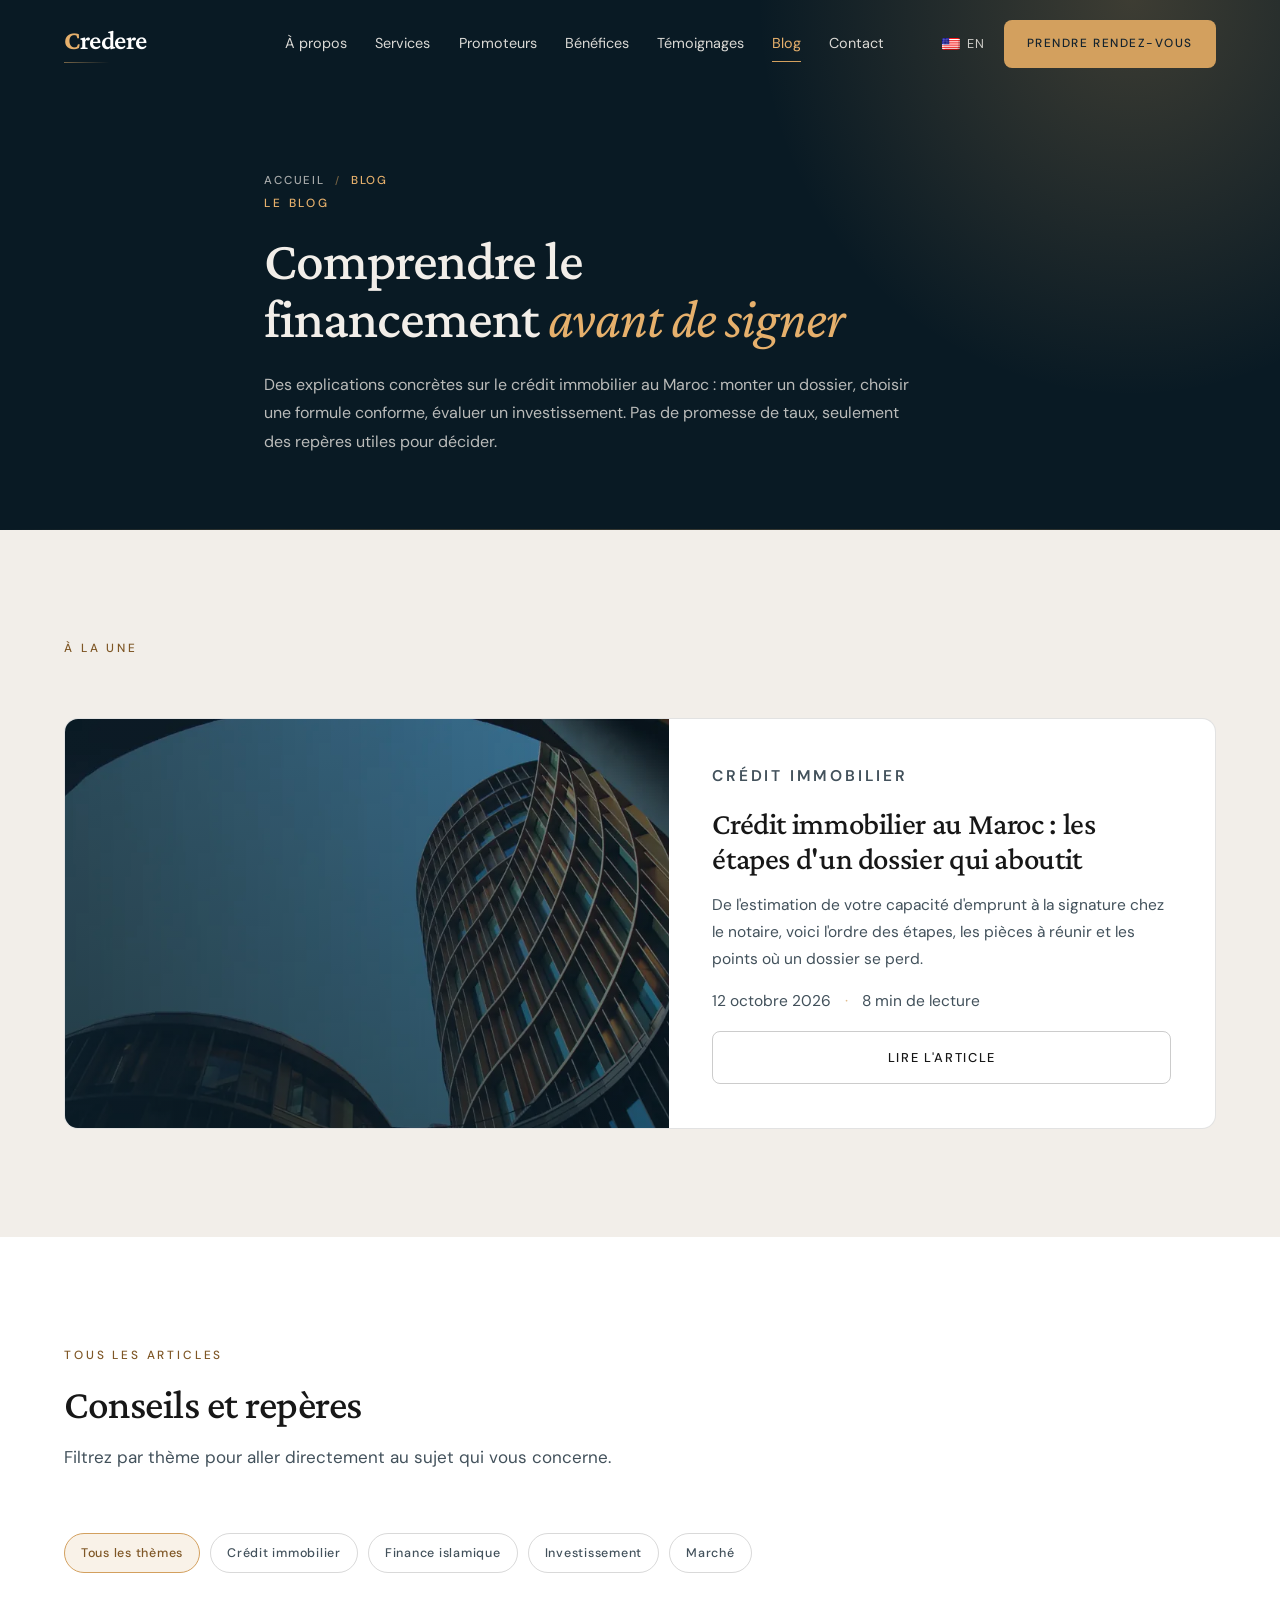
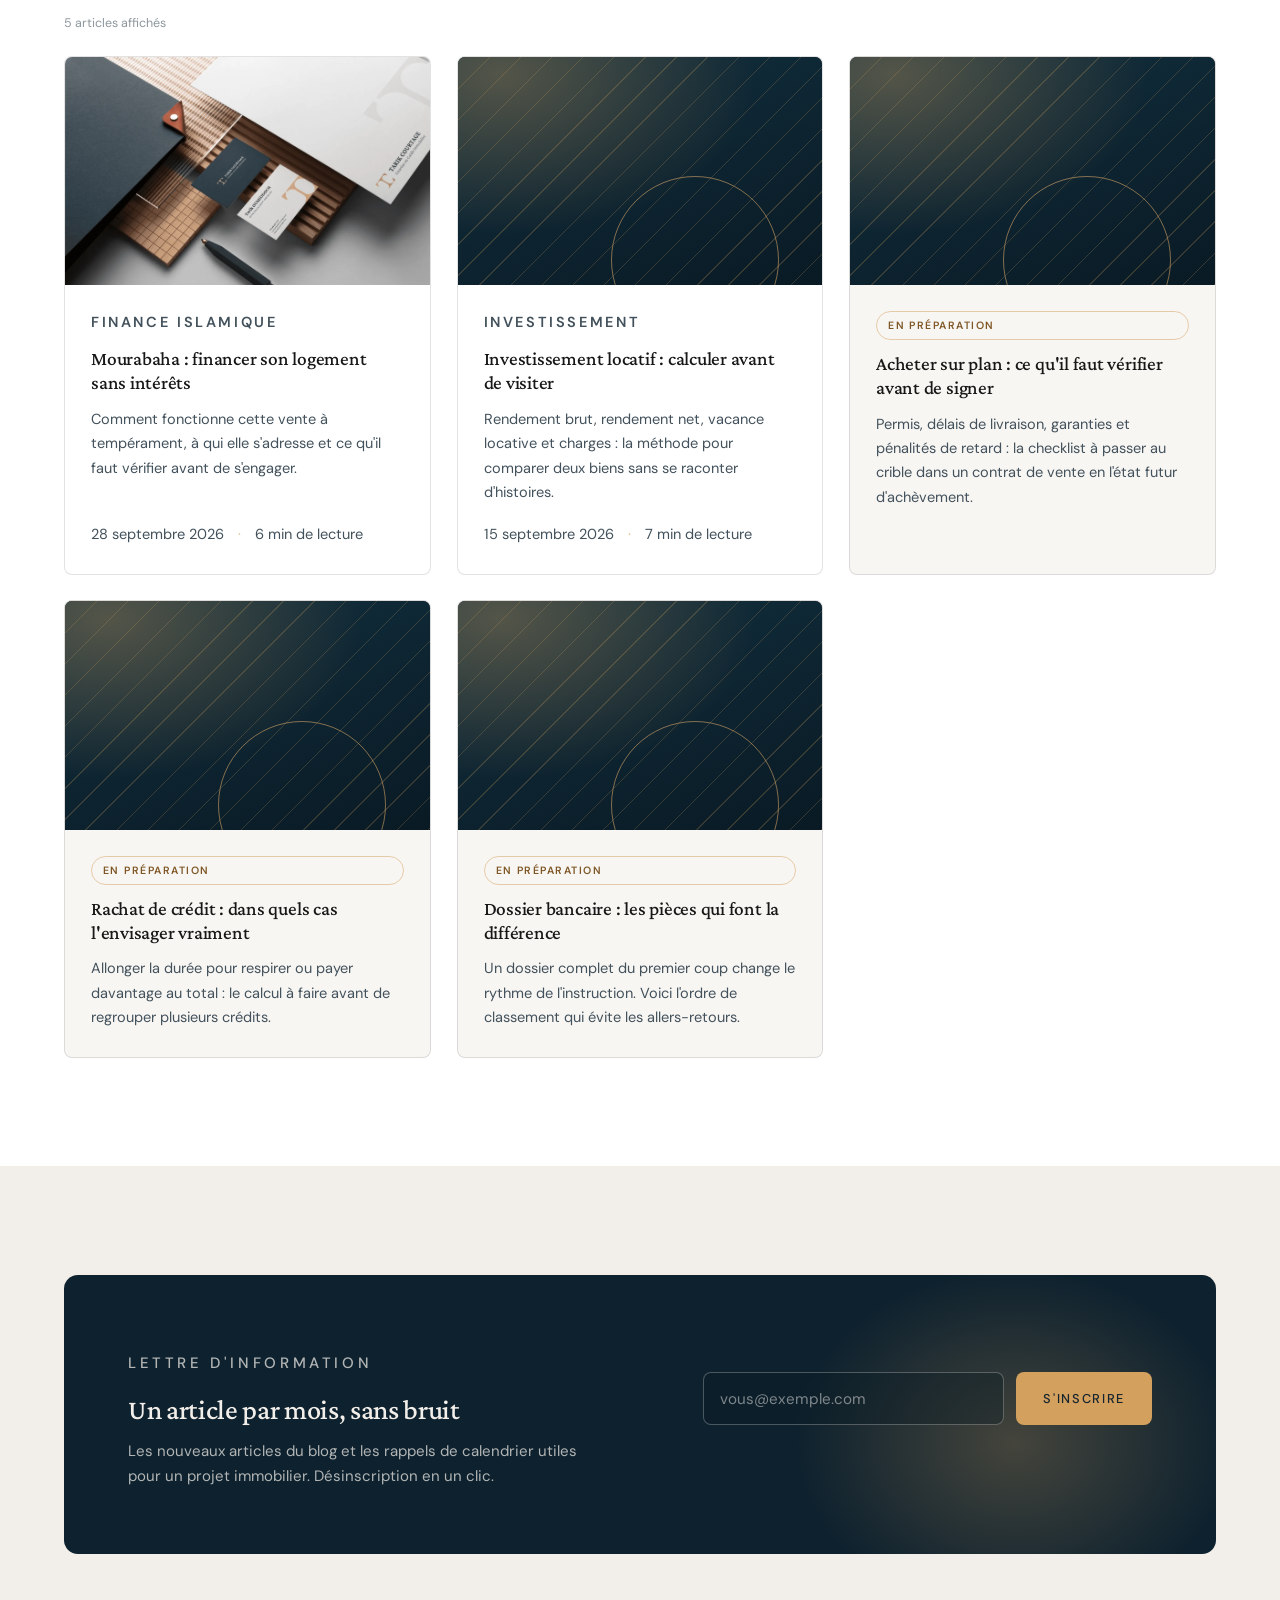
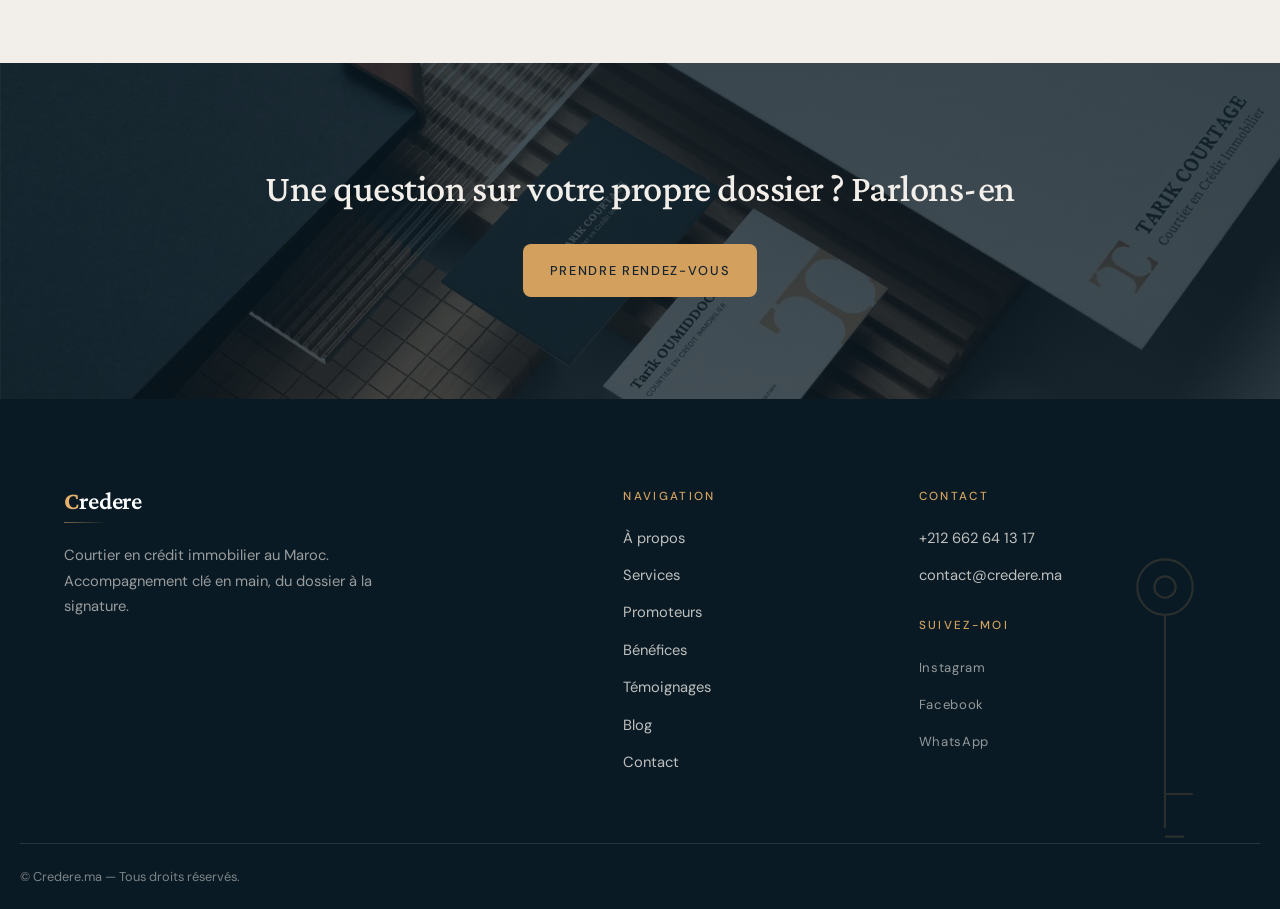
<file: blog.html>
<!DOCTYPE html>
<html lang="fr">
<head>
<!-- =========================================================
     Credere.ma — page du site
     Le menu, les coordonnées et le pied de page ne sont PAS
     écrits ici : ils viennent de js/site.data.js et sont
     composés par js/layout.js. Cette page ne contient que son
     contenu propre et son <head>. Voir AGENTS.md.
     ========================================================= -->

<meta charset="utf-8">
<meta name="viewport" content="width=device-width, initial-scale=1">
<title>Blog — Conseils crédit immobilier au Maroc | Credere.ma</title>
<meta name="description" content="Conseils pratiques sur le crédit immobilier au Maroc : dossier bancaire, finance islamique, investissement locatif et lecture du marché. Le blog de Credere.ma.">
<meta name="theme-color" content="#0d212e">
<meta property="og:type" content="website">
<meta property="og:locale" content="fr_FR">
<meta property="og:title" content="Blog — Credere.ma">
<meta property="og:description" content="Comprendre le financement immobilier au Maroc, étape par étape.">
<meta property="og:image" content="assets/hero.png">
<link rel="preload" href="assets/fonts/CrimsonPro-400.woff2" as="font" type="font/woff2" crossorigin>
<link rel="preload" href="assets/fonts/DMSans-400.woff2" as="font" type="font/woff2" crossorigin>
  <script>document.documentElement.classList.add('js');</script>
<link rel="stylesheet" href="css/tokens.css">
<link rel="stylesheet" href="css/styles.css">
<link rel="stylesheet" href="css/pages.css">
</head>
<body data-page="blog">
<a class="skip-link" href="#main">Aller au contenu</a>

<div data-site-header></div>

<main id="main">

  <section class="page-head">
    <div class="wrap page-head-inner">
      <nav class="breadcrumb" aria-label="Fil d'Ariane">
        <ol>
          <li><a href="index.html">Accueil</a></li>
          <li><span aria-current="page">Blog</span></li>
        </ol>
      </nav>
      <p class="eyebrow eyebrow--light">Le blog</p>
      <h1>Comprendre le financement <em>avant de signer</em></h1>
      <p class="page-head-intro">Des explications concrètes sur le crédit immobilier au Maroc : monter un dossier, choisir une formule conforme, évaluer un investissement. Pas de promesse de taux, seulement des repères utiles pour décider.</p>
    </div>
  </section>

  <section class="section" aria-labelledby="featured-title">
    <div class="wrap">
      <div class="section-head">
        <p class="eyebrow">À la une</p>
        <h2 id="featured-title" class="visually-hidden">Article à la une</h2>
      </div>

      <article class="featured reveal">
        <div class="featured-media" aria-hidden="true"></div>
        <div class="featured-body">
          <p class="post-cat">Crédit immobilier</p>
          <h2><a href="blog-credit-immobilier-maroc.html">Crédit immobilier au Maroc : les étapes d'un dossier qui aboutit</a></h2>
          <p>De l'estimation de votre capacité d'emprunt à la signature chez le notaire, voici l'ordre des étapes, les pièces à réunir et les points où un dossier se perd.</p>
          <p class="post-meta"><span>12 octobre 2026</span><span>8 min de lecture</span></p>
          <a class="btn btn--line" href="blog-credit-immobilier-maroc.html">Lire l'article</a>
        </div>
      </article>
    </div>
  </section>

  <section class="section section--white" aria-labelledby="articles-title">
    <div class="wrap">
      <div class="section-head">
        <p class="eyebrow">Tous les articles</p>
        <h2 id="articles-title">Conseils et repères</h2>
        <p class="lead">Filtrez par thème pour aller directement au sujet qui vous concerne.</p>
      </div>

      <div class="filters reveal" data-filters role="group" aria-label="Filtrer les articles par thème">
        <button class="chip" type="button" data-filter="all" aria-pressed="true">Tous les thèmes</button>
        <button class="chip" type="button" data-filter="credit" aria-pressed="false">Crédit immobilier</button>
        <button class="chip" type="button" data-filter="islamique" aria-pressed="false">Finance islamique</button>
        <button class="chip" type="button" data-filter="investissement" aria-pressed="false">Investissement</button>
        <button class="chip" type="button" data-filter="marche" aria-pressed="false">Marché</button>
      </div>

      <p class="post-meta post-count" data-count aria-live="polite">5 articles affichés</p>

      <div class="post-grid">

        <article class="post-card reveal" data-cat="islamique">
          <div class="post-thumb">
            <picture>
              <source srcset="assets/cta-bg-1600.webp" type="image/webp">
              <img src="assets/cta-bg.png" alt="" width="1600" height="900" loading="lazy" decoding="async">
            </picture>
          </div>
          <div class="post-body">
            <p class="post-cat">Finance islamique</p>
            <h3><a href="blog-mourabaha.html">Mourabaha : financer son logement sans intérêts</a></h3>
            <p>Comment fonctionne cette vente à tempérament, à qui elle s'adresse et ce qu'il faut vérifier avant de s'engager.</p>
            <p class="post-meta"><span>28 septembre 2026</span><span>6 min de lecture</span></p>
          </div>
        </article>

        <article class="post-card reveal" data-cat="investissement">
          <div class="post-thumb post-thumb--motif"></div>
          <div class="post-body">
            <p class="post-cat">Investissement</p>
            <h3><a href="blog-investissement-locatif.html">Investissement locatif : calculer avant de visiter</a></h3>
            <p>Rendement brut, rendement net, vacance locative et charges : la méthode pour comparer deux biens sans se raconter d'histoires.</p>
            <p class="post-meta"><span>15 septembre 2026</span><span>7 min de lecture</span></p>
          </div>
        </article>

        <article class="post-card post-locked reveal" data-cat="marche">
          <div class="post-thumb post-thumb--motif"></div>
          <div class="post-body">
            <span class="soon-badge">En préparation</span>
            <h3>Acheter sur plan : ce qu'il faut vérifier avant de signer</h3>
            <p>Permis, délais de livraison, garanties et pénalités de retard : la checklist à passer au crible dans un contrat de vente en l'état futur d'achèvement.</p>
          </div>
        </article>

        <article class="post-card post-locked reveal" data-cat="credit">
          <div class="post-thumb post-thumb--motif"></div>
          <div class="post-body">
            <span class="soon-badge">En préparation</span>
            <h3>Rachat de crédit : dans quels cas l'envisager vraiment</h3>
            <p>Allonger la durée pour respirer ou payer davantage au total : le calcul à faire avant de regrouper plusieurs crédits.</p>
          </div>
        </article>

        <article class="post-card post-locked reveal" data-cat="credit">
          <div class="post-thumb post-thumb--motif"></div>
          <div class="post-body">
            <span class="soon-badge">En préparation</span>
            <h3>Dossier bancaire : les pièces qui font la différence</h3>
            <p>Un dossier complet du premier coup change le rythme de l'instruction. Voici l'ordre de classement qui évite les allers-retours.</p>
          </div>
        </article>

      </div>
    </div>
  </section>

  <section class="section" aria-labelledby="news-title">
    <div class="wrap">
      <div class="newsletter reveal">
        <div class="newsletter-grid">
          <div>
            <p class="eyebrow eyebrow--light">Lettre d'information</p>
            <h2 id="news-title">Un article par mois, sans bruit</h2>
            <p>Les nouveaux articles du blog et les rappels de calendrier utiles pour un projet immobilier. Désinscription en un clic.</p>
          </div>
          <div>
            <form class="newsletter-form" data-news-form novalidate>
              <label class="visually-hidden" for="n-email">Votre adresse e-mail</label>
              <input id="n-email" name="email" type="email" placeholder="vous@exemple.com" autocomplete="email">
              <button class="btn btn--gold" type="submit">S'inscrire</button>
            </form>
            <p class="form-status" role="status" aria-live="polite"></p>
          </div>
        </div>
      </div>
    </div>
  </section>

  <section class="cta-band" aria-labelledby="cta-title">
    <div class="cta-media" aria-hidden="true"></div>
    <div class="wrap cta-inner">
      <h2 id="cta-title">Une question sur votre propre dossier ? Parlons-en</h2>
      <a class="btn btn--gold" href="contact.html">Prendre rendez-vous</a>
    </div>
  </section>

</main>

<div data-site-footer></div>

  <script src="js/site.data.js"></script>
  <script src="js/layout.js"></script>
  <script src="js/ui.js"></script>
</body>
</html>
</file>
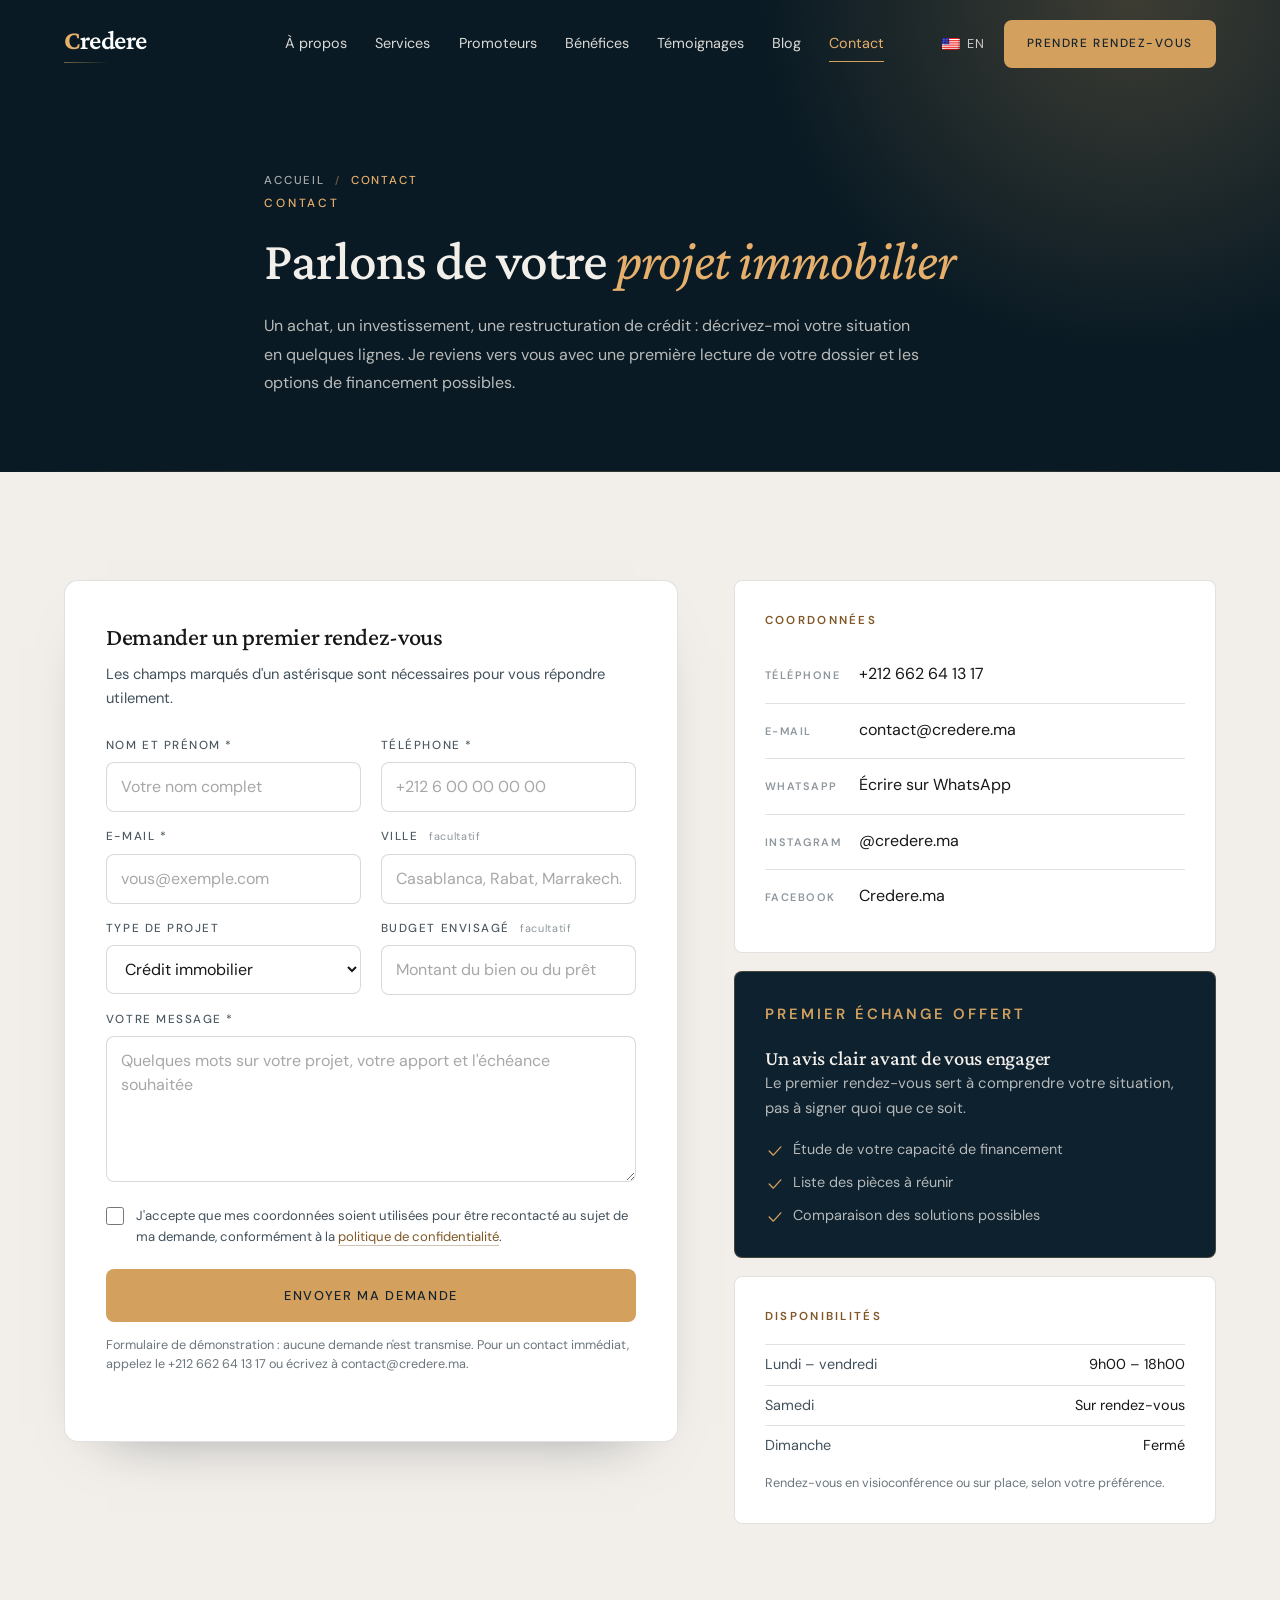
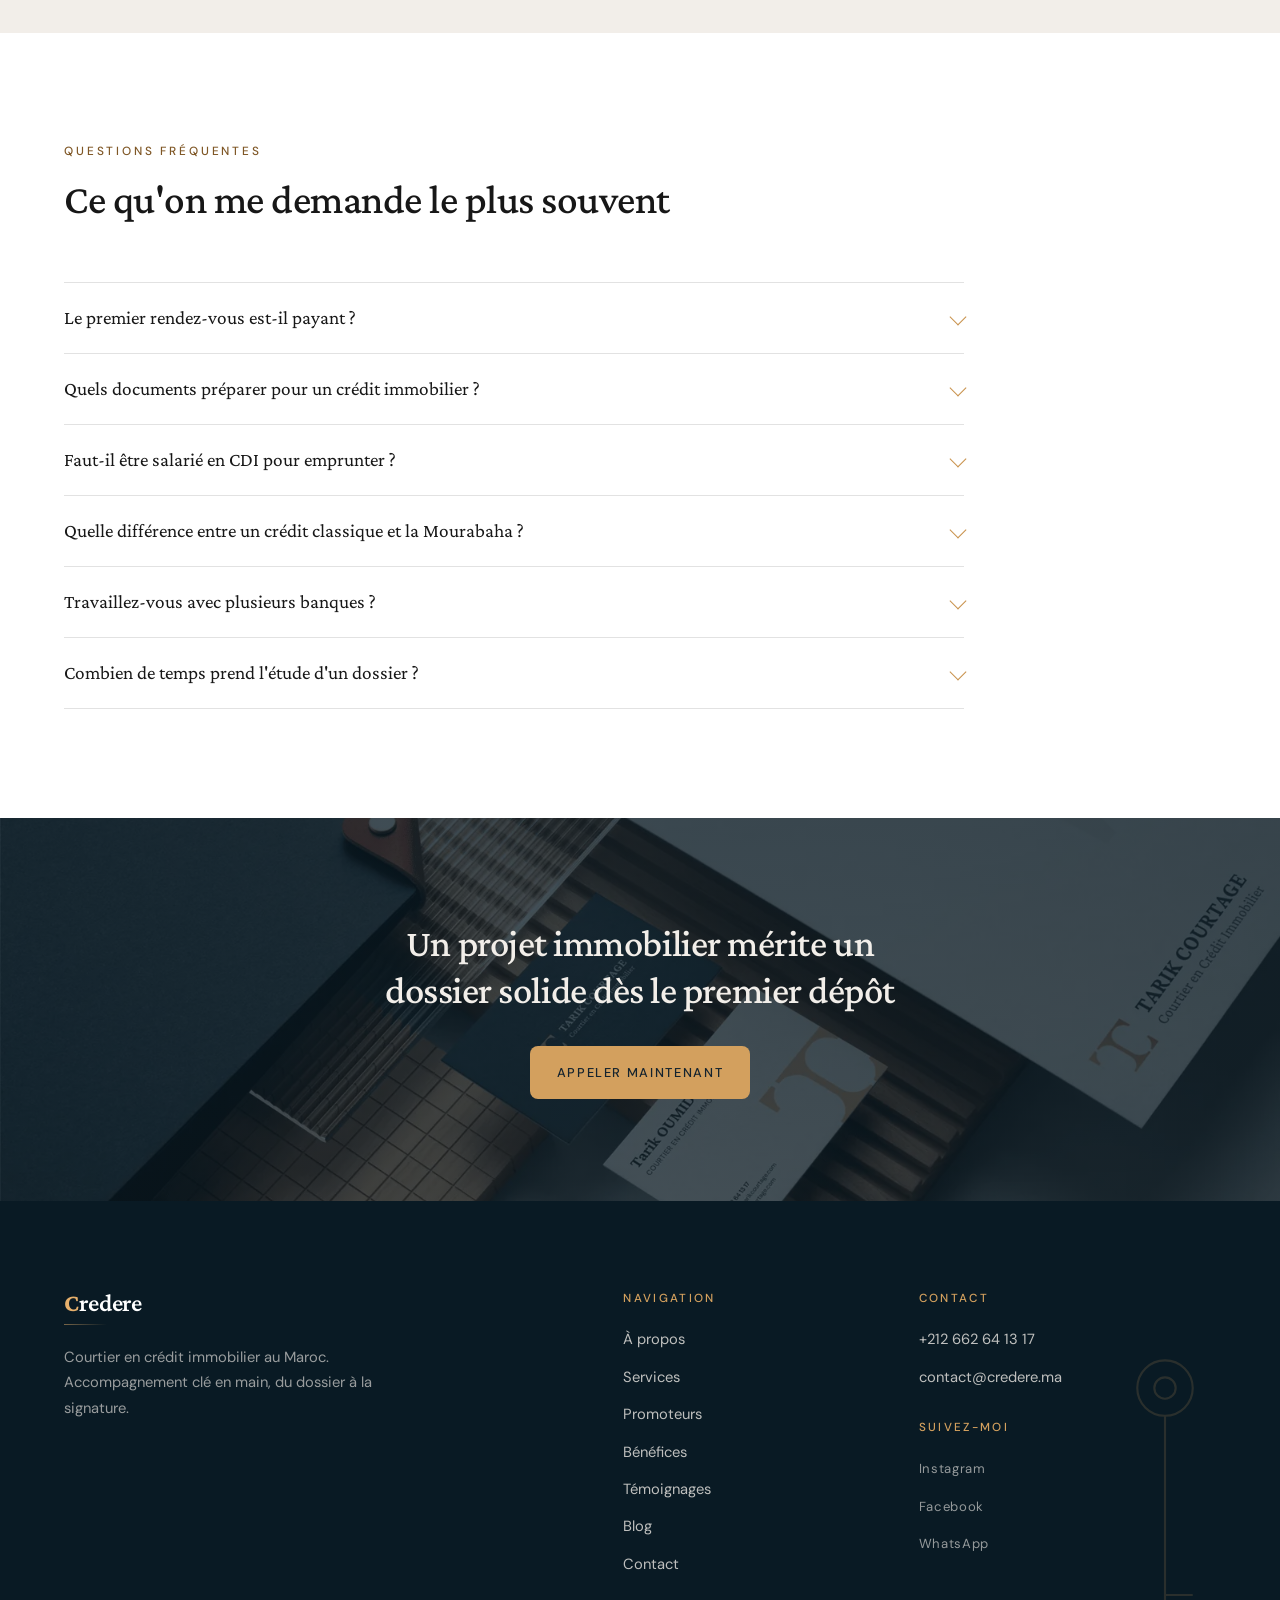
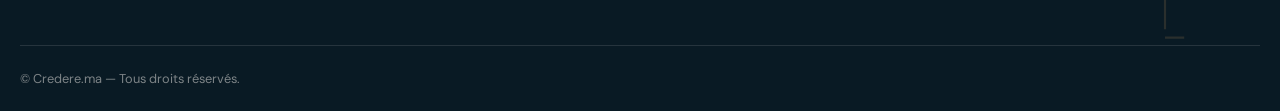
<file: contact.html>
<!DOCTYPE html>
<html lang="fr">
<head>
<!-- =========================================================
     Credere.ma — page du site
     Le menu, les coordonnées et le pied de page ne sont PAS
     écrits ici : ils viennent de js/site.data.js et sont
     composés par js/layout.js. Cette page ne contient que son
     contenu propre et son <head>. Voir AGENTS.md.
     ========================================================= -->

<meta charset="utf-8">
<meta name="viewport" content="width=device-width, initial-scale=1">
<title>Contact — Credere.ma</title>
<meta name="description" content="Contactez Credere.ma pour votre crédit immobilier au Maroc : téléphone, e-mail, WhatsApp et formulaire de demande. Premier échange gratuit et sans engagement.">
<meta name="theme-color" content="#0d212e">
<meta property="og:type" content="website">
<meta property="og:locale" content="fr_FR">
<meta property="og:title" content="Contact — Credere.ma">
<meta property="og:description" content="Parlons de votre projet immobilier : premier échange gratuit et sans engagement.">
<meta property="og:image" content="assets/hero.png">
<link rel="preload" href="assets/fonts/CrimsonPro-400.woff2" as="font" type="font/woff2" crossorigin>
<link rel="preload" href="assets/fonts/DMSans-400.woff2" as="font" type="font/woff2" crossorigin>
  <script>document.documentElement.classList.add('js');</script>
<link rel="stylesheet" href="css/tokens.css">
<link rel="stylesheet" href="css/styles.css">
<link rel="stylesheet" href="css/pages.css">
</head>
<body data-page="contact">
<a class="skip-link" href="#main">Aller au contenu</a>

<div data-site-header></div>

<main id="main">

  <section class="page-head">
    <div class="wrap page-head-inner">
      <nav class="breadcrumb" aria-label="Fil d'Ariane">
        <ol>
          <li><a href="index.html">Accueil</a></li>
          <li><span aria-current="page">Contact</span></li>
        </ol>
      </nav>
      <p class="eyebrow eyebrow--light">Contact</p>
      <h1>Parlons de votre <em>projet immobilier</em></h1>
      <p class="page-head-intro">Un achat, un investissement, une restructuration de crédit : décrivez-moi votre situation en quelques lignes. Je reviens vers vous avec une première lecture de votre dossier et les options de financement possibles.</p>
    </div>
  </section>

  <section class="section" aria-labelledby="form-title">
    <div class="wrap contact-layout">

      <div class="form-card reveal">
        <div class="form-card-head">
          <h2 id="form-title">Demander un premier rendez-vous</h2>
          <p>Les champs marqués d'un astérisque sont nécessaires pour vous répondre utilement.</p>
        </div>

        <form data-contact-form novalidate>
          <div class="form-grid">
            <div class="field">
              <label for="c-name">Nom et prénom <span aria-hidden="true">*</span></label>
              <input id="c-name" name="name" type="text" autocomplete="name" placeholder="Votre nom complet" data-required aria-describedby="c-name-error">
              <p class="field-error" id="c-name-error"></p>
            </div>

            <div class="field">
              <label for="c-phone">Téléphone <span aria-hidden="true">*</span></label>
              <input id="c-phone" name="phone" type="tel" autocomplete="tel" placeholder="+212 6 00 00 00 00" data-required aria-describedby="c-phone-error">
              <p class="field-error" id="c-phone-error"></p>
            </div>

            <div class="field">
              <label for="c-email">E-mail <span aria-hidden="true">*</span></label>
              <input id="c-email" name="email" type="email" autocomplete="email" placeholder="vous@exemple.com" data-required data-email aria-describedby="c-email-error">
              <p class="field-error" id="c-email-error"></p>
            </div>

            <div class="field">
              <label for="c-city">Ville <span class="field-optional">facultatif</span></label>
              <input id="c-city" name="city" type="text" autocomplete="address-level2" placeholder="Casablanca, Rabat, Marrakech…">
            </div>

            <div class="field">
              <label for="c-topic">Type de projet</label>
              <select id="c-topic" name="topic">
                <option>Crédit immobilier</option>
                <option>Finance islamique (Mourabaha)</option>
                <option>Investissement locatif</option>
                <option>Rachat de crédit</option>
                <option>Autre projet</option>
              </select>
            </div>

            <div class="field">
              <label for="c-budget">Budget envisagé <span class="field-optional">facultatif</span></label>
              <input id="c-budget" name="budget" type="text" inputmode="numeric" placeholder="Montant du bien ou du prêt">
            </div>

            <div class="field field--full">
              <label for="c-message">Votre message <span aria-hidden="true">*</span></label>
              <textarea id="c-message" name="message" rows="5" placeholder="Quelques mots sur votre projet, votre apport et l'échéance souhaitée" data-required aria-describedby="c-message-error"></textarea>
              <p class="field-error" id="c-message-error"></p>
            </div>
          </div>

          <div class="consent">
            <input id="c-consent" name="consent" type="checkbox" data-required aria-describedby="c-consent-error">
            <label for="c-consent">J'accepte que mes coordonnées soient utilisées pour être recontacté au sujet de ma demande, conformément à la <a href="https://credere.ma/" target="_blank" rel="noopener">politique de confidentialité</a>.
              <span class="field-error" id="c-consent-error"></span>
            </label>
          </div>

          <button class="btn btn--gold btn--block" type="submit">Envoyer ma demande</button>
          <p class="form-note">Formulaire de démonstration : aucune demande n'est transmise. Pour un contact immédiat, appelez le +212 662 64 13 17 ou écrivez à contact@credere.ma.</p>
          <p class="form-status" role="status" aria-live="polite"></p>
        </form>
      </div>

      <aside class="contact-aside" aria-label="Coordonnées et disponibilités">
        <div class="aside-card reveal">
          <p class="aside-heading">Coordonnées</p>
          <ul class="aside-list">
            <li>
              <a href="tel:+212662641317">
                <span class="aside-label">Téléphone</span>
                <span>+212 662 64 13 17</span>
              </a>
            </li>
            <li>
              <a href="mailto:contact@credere.ma">
                <span class="aside-label">E-mail</span>
                <span>contact@credere.ma</span>
              </a>
            </li>
            <li>
              <a href="https://wa.me/212662641317" target="_blank" rel="noopener">
                <span class="aside-label">WhatsApp</span>
                <span>Écrire sur WhatsApp</span>
              </a>
            </li>
            <li>
              <a href="https://www.instagram.com/credere.ma/" target="_blank" rel="noopener">
                <span class="aside-label">Instagram</span>
                <span>@credere.ma</span>
              </a>
            </li>
            <li>
              <a href="https://www.facebook.com/profile.php?id=61572876809798" target="_blank" rel="noopener">
                <span class="aside-label">Facebook</span>
                <span>Credere.ma</span>
              </a>
            </li>
          </ul>
        </div>

        <div class="aside-card aside-card--navy reveal">
          <p class="aside-heading">Premier échange offert</p>
          <h2>Un avis clair avant de vous engager</h2>
          <p>Le premier rendez-vous sert à comprendre votre situation, pas à signer quoi que ce soit.</p>
          <ul>
            <li>
              <svg class="icon" viewBox="0 0 24 24" aria-hidden="true" focusable="false"><path d="m5 12 5 5L19 7"/></svg>
              <span>Étude de votre capacité de financement</span>
            </li>
            <li>
              <svg class="icon" viewBox="0 0 24 24" aria-hidden="true" focusable="false"><path d="m5 12 5 5L19 7"/></svg>
              <span>Liste des pièces à réunir</span>
            </li>
            <li>
              <svg class="icon" viewBox="0 0 24 24" aria-hidden="true" focusable="false"><path d="m5 12 5 5L19 7"/></svg>
              <span>Comparaison des solutions possibles</span>
            </li>
          </ul>
        </div>

        <div class="aside-card reveal">
          <p class="aside-heading">Disponibilités</p>
          <dl class="aside-hours">
            <div><dt>Lundi – vendredi</dt><dd>9h00 – 18h00</dd></div>
            <div><dt>Samedi</dt><dd>Sur rendez-vous</dd></div>
            <div><dt>Dimanche</dt><dd>Fermé</dd></div>
          </dl>
          <p class="form-note">Rendez-vous en visioconférence ou sur place, selon votre préférence.</p>
        </div>
      </aside>

    </div>
  </section>

  <section class="section section--white" aria-labelledby="faq-title">
    <div class="wrap">
      <div class="section-head">
        <p class="eyebrow">Questions fréquentes</p>
        <h2 id="faq-title">Ce qu'on me demande le plus souvent</h2>
      </div>

      <div class="faq faq--narrow">
        <details>
          <summary>Le premier rendez-vous est-il payant ?</summary>
          <p>Non. Le premier échange est gratuit et sans engagement. Il permet de vérifier que votre projet est finançable et d'identifier les pièces manquantes avant de solliciter une banque.</p>
        </details>
        <details>
          <summary>Quels documents préparer pour un crédit immobilier ?</summary>
          <p>En général : une pièce d'identité, les justificatifs de revenus des trois derniers mois (bulletins de salaire ou bilans pour les indépendants), les relevés bancaires récents, le justificatif de l'apport et le document d'achat (compromis, réservation ou devis). Chaque banque peut demander des pièces complémentaires.</p>
        </details>
        <details>
          <summary>Faut-il être salarié en CDI pour emprunter ?</summary>
          <p>Non, mais le profil compte. Les salariés en CDI, les indépendants, les professions libérales et les Marocains résidant à l'étranger peuvent être étudiés. Chaque établissement applique ses propres critères de revenus, d'ancienneté et de stabilité.</p>
        </details>
        <details>
          <summary>Quelle différence entre un crédit classique et la Mourabaha ?</summary>
          <p>Le crédit classique repose sur un prêt rémunéré par des intérêts. La Mourabaha est une vente à tempérament : la banque acquiert le bien puis vous le revend à un prix convenu, payable par échéances. Le montant final est fixé dès le départ, sans intérêts.</p>
        </details>
        <details>
          <summary>Travaillez-vous avec plusieurs banques ?</summary>
          <p>Oui. Mon rôle est de présenter votre dossier aux établissements les plus adaptés à votre profil et de comparer les conditions proposées : taux, durée, assurance et frais annexes. La décision d'octroi reste celle de la banque.</p>
        </details>
        <details>
          <summary>Combien de temps prend l'étude d'un dossier ?</summary>
          <p>Le délai dépend de la complétude du dossier et du rythme d'instruction de la banque. Un dossier complet dès le premier envoi évite l'essentiel des allers-retours.</p>
        </details>
      </div>
    </div>
  </section>

  <section class="cta-band" aria-labelledby="cta-title">
    <div class="cta-media" aria-hidden="true"></div>
    <div class="wrap cta-inner">
      <h2 id="cta-title">Un projet immobilier mérite un dossier solide dès le premier dépôt</h2>
      <a class="btn btn--gold" href="tel:+212662641317">Appeler maintenant</a>
    </div>
  </section>

</main>

<div data-site-footer></div>

  <script src="js/site.data.js"></script>
  <script src="js/layout.js"></script>
  <script src="js/ui.js"></script>
</body>
</html>
</file>
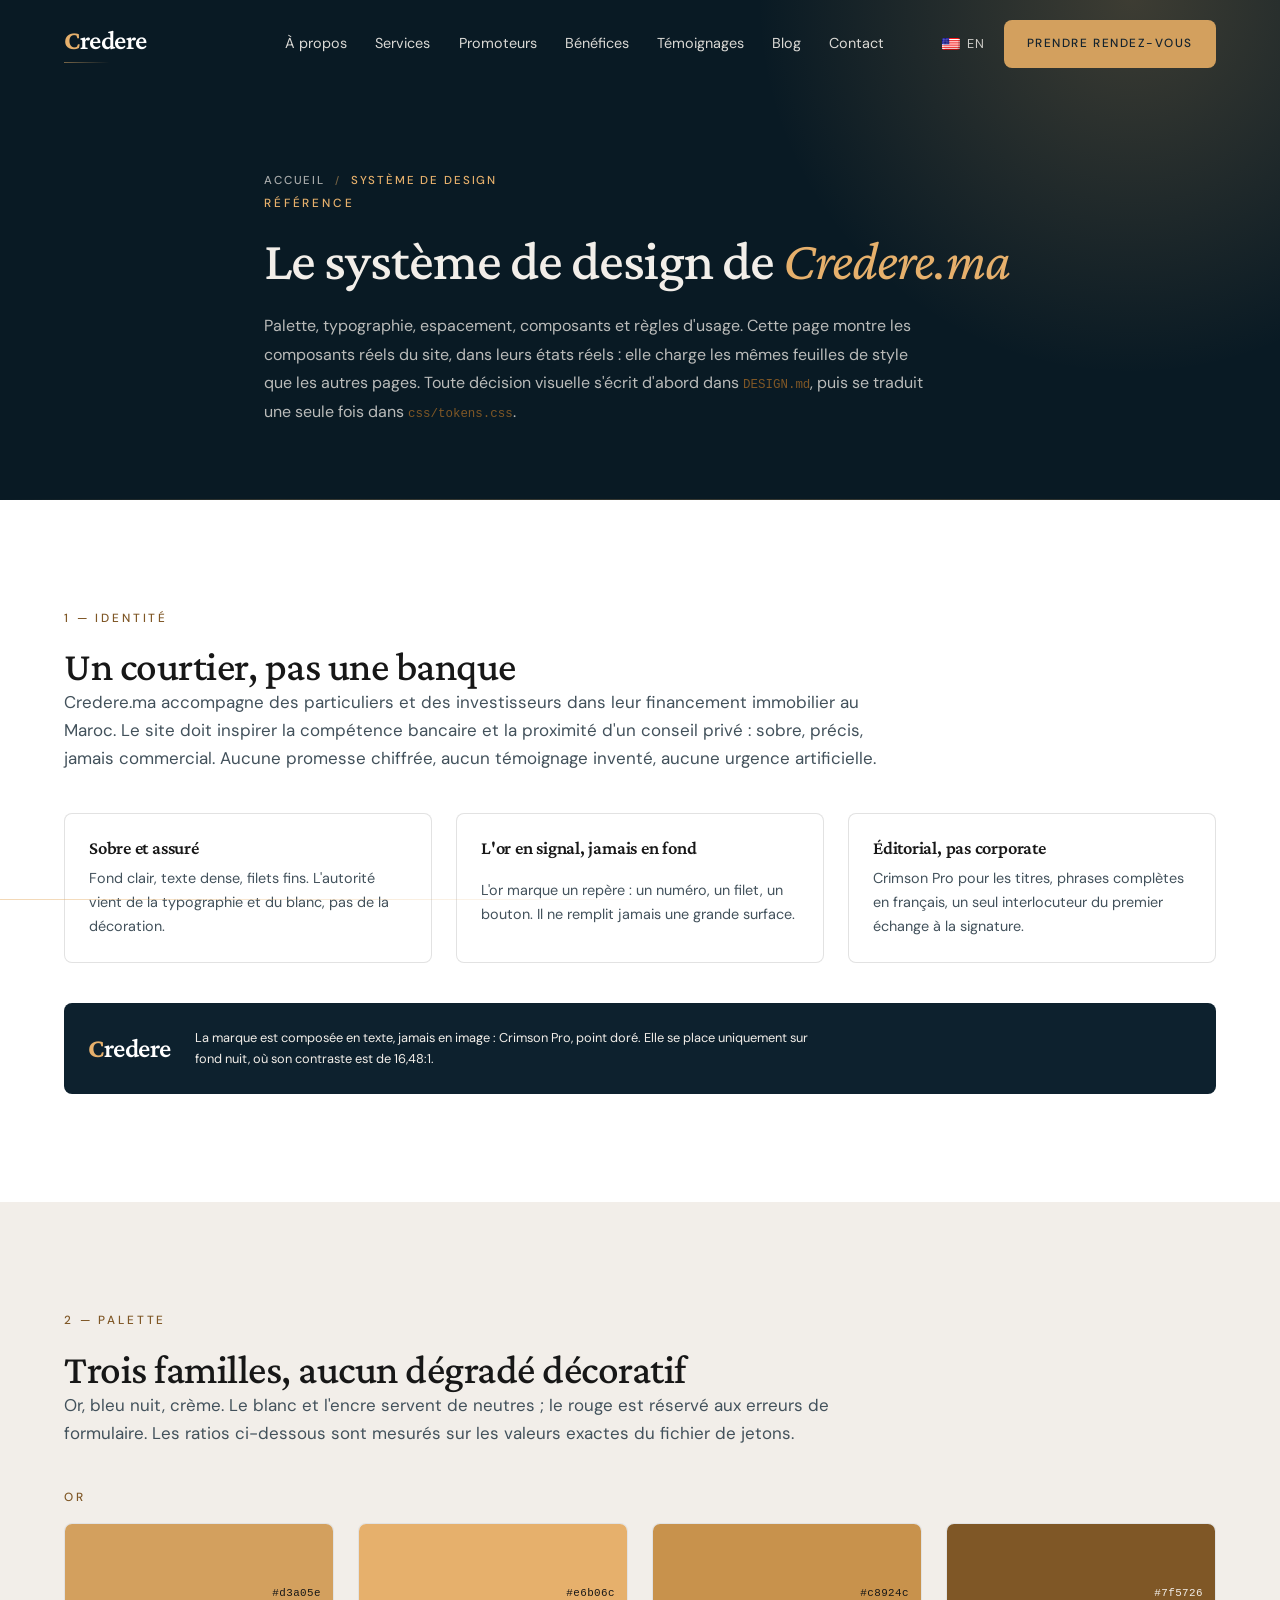
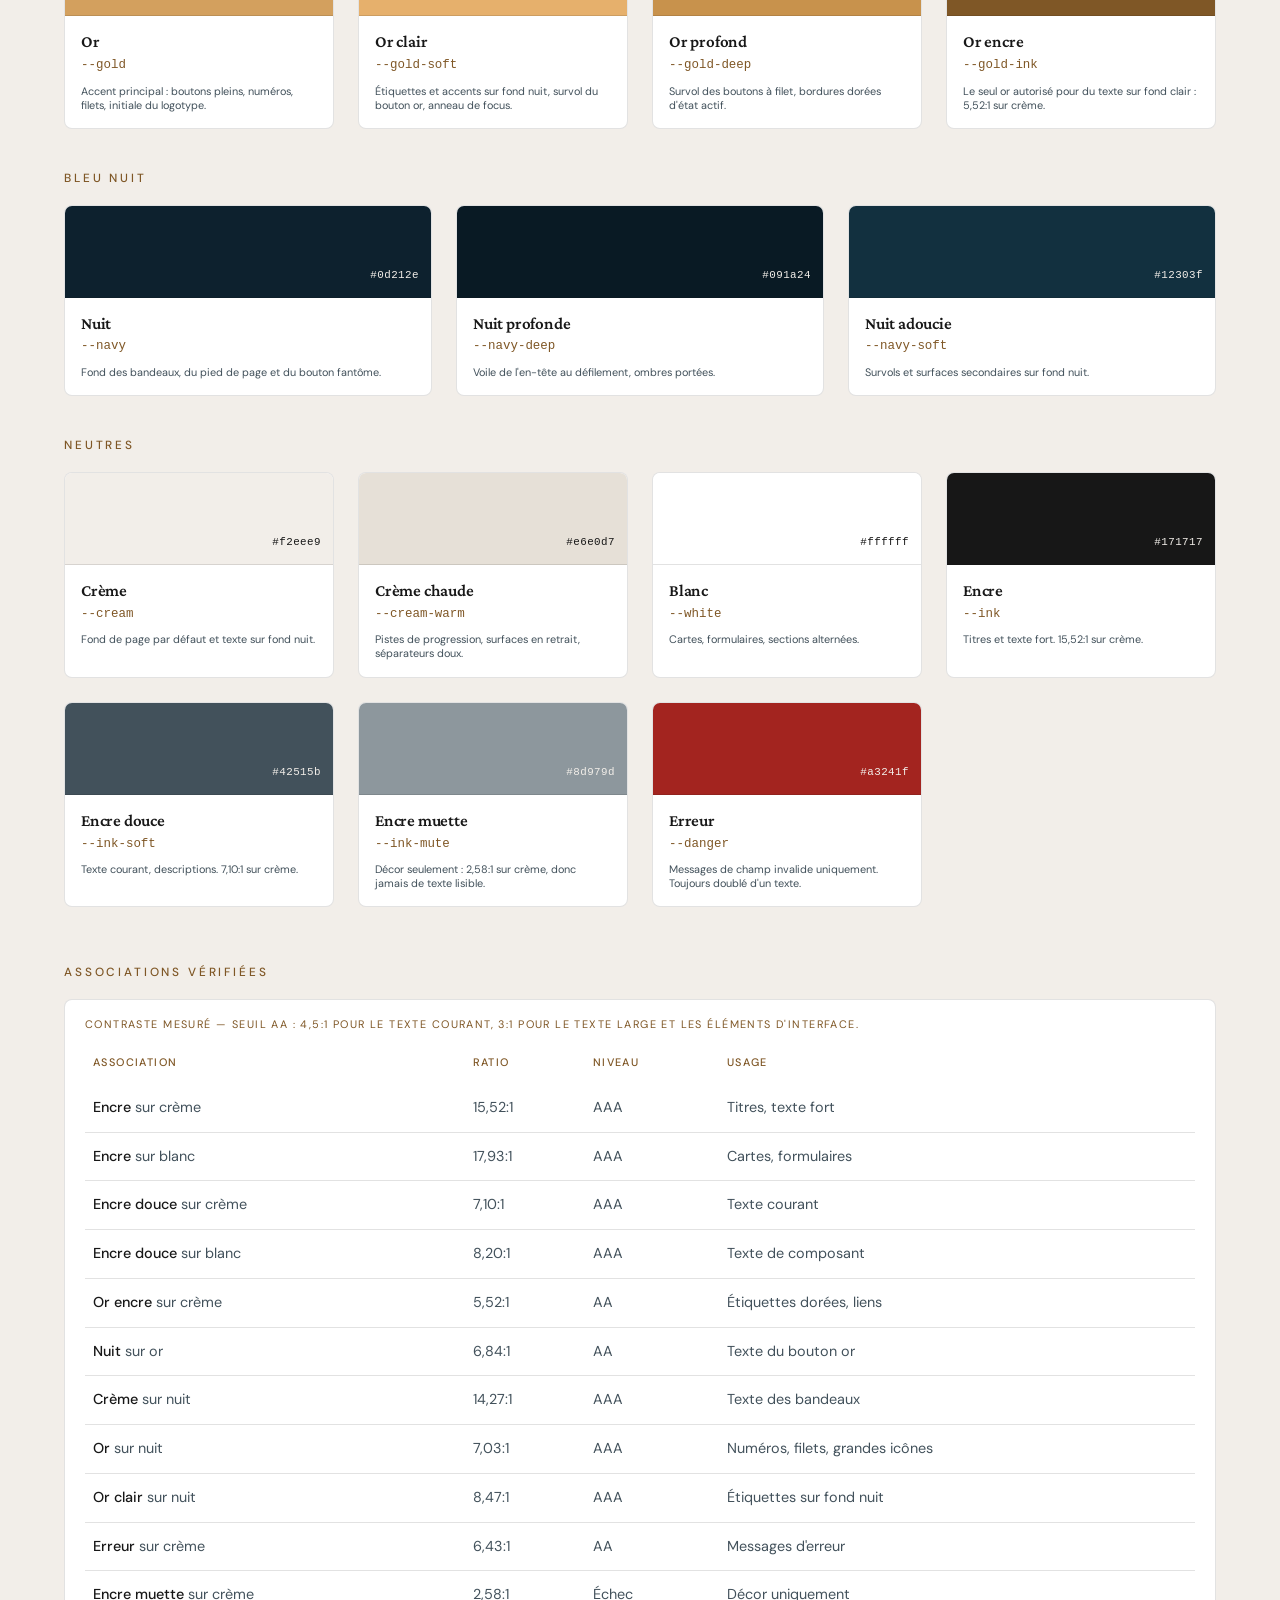
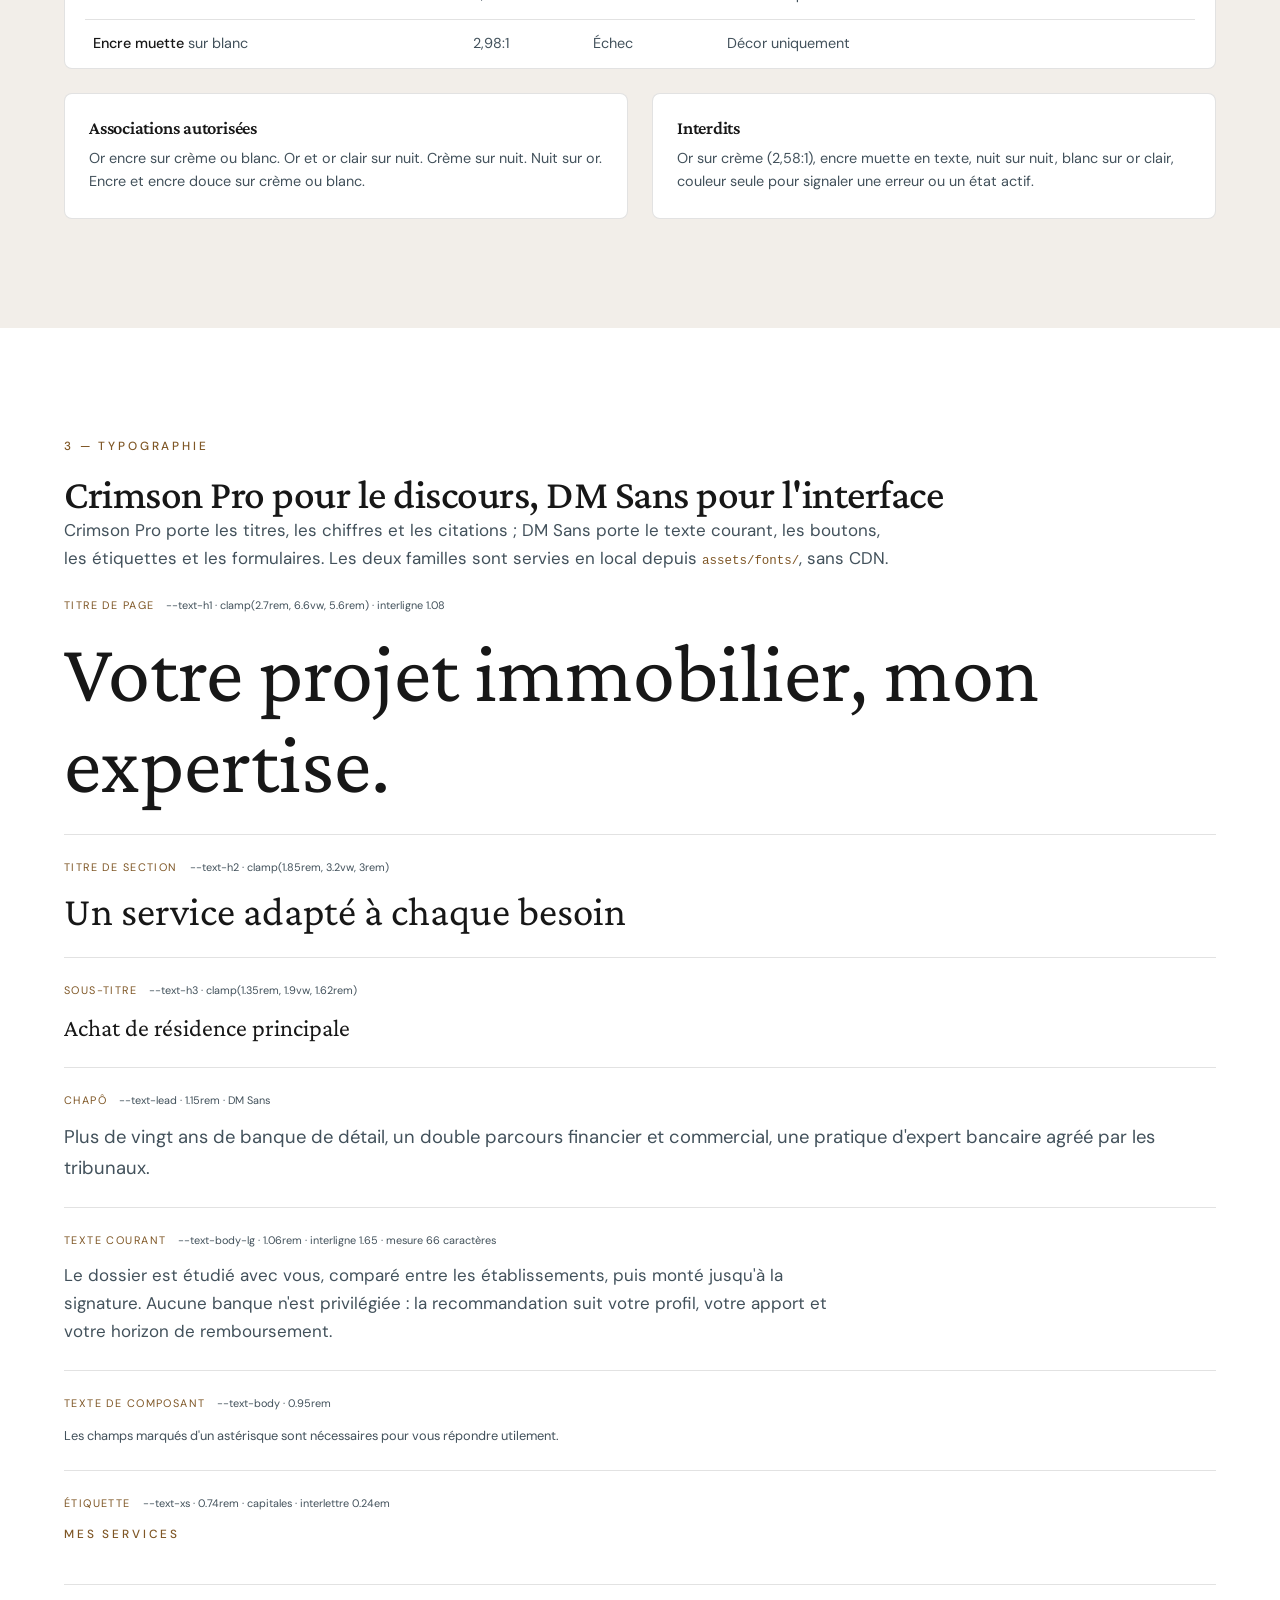
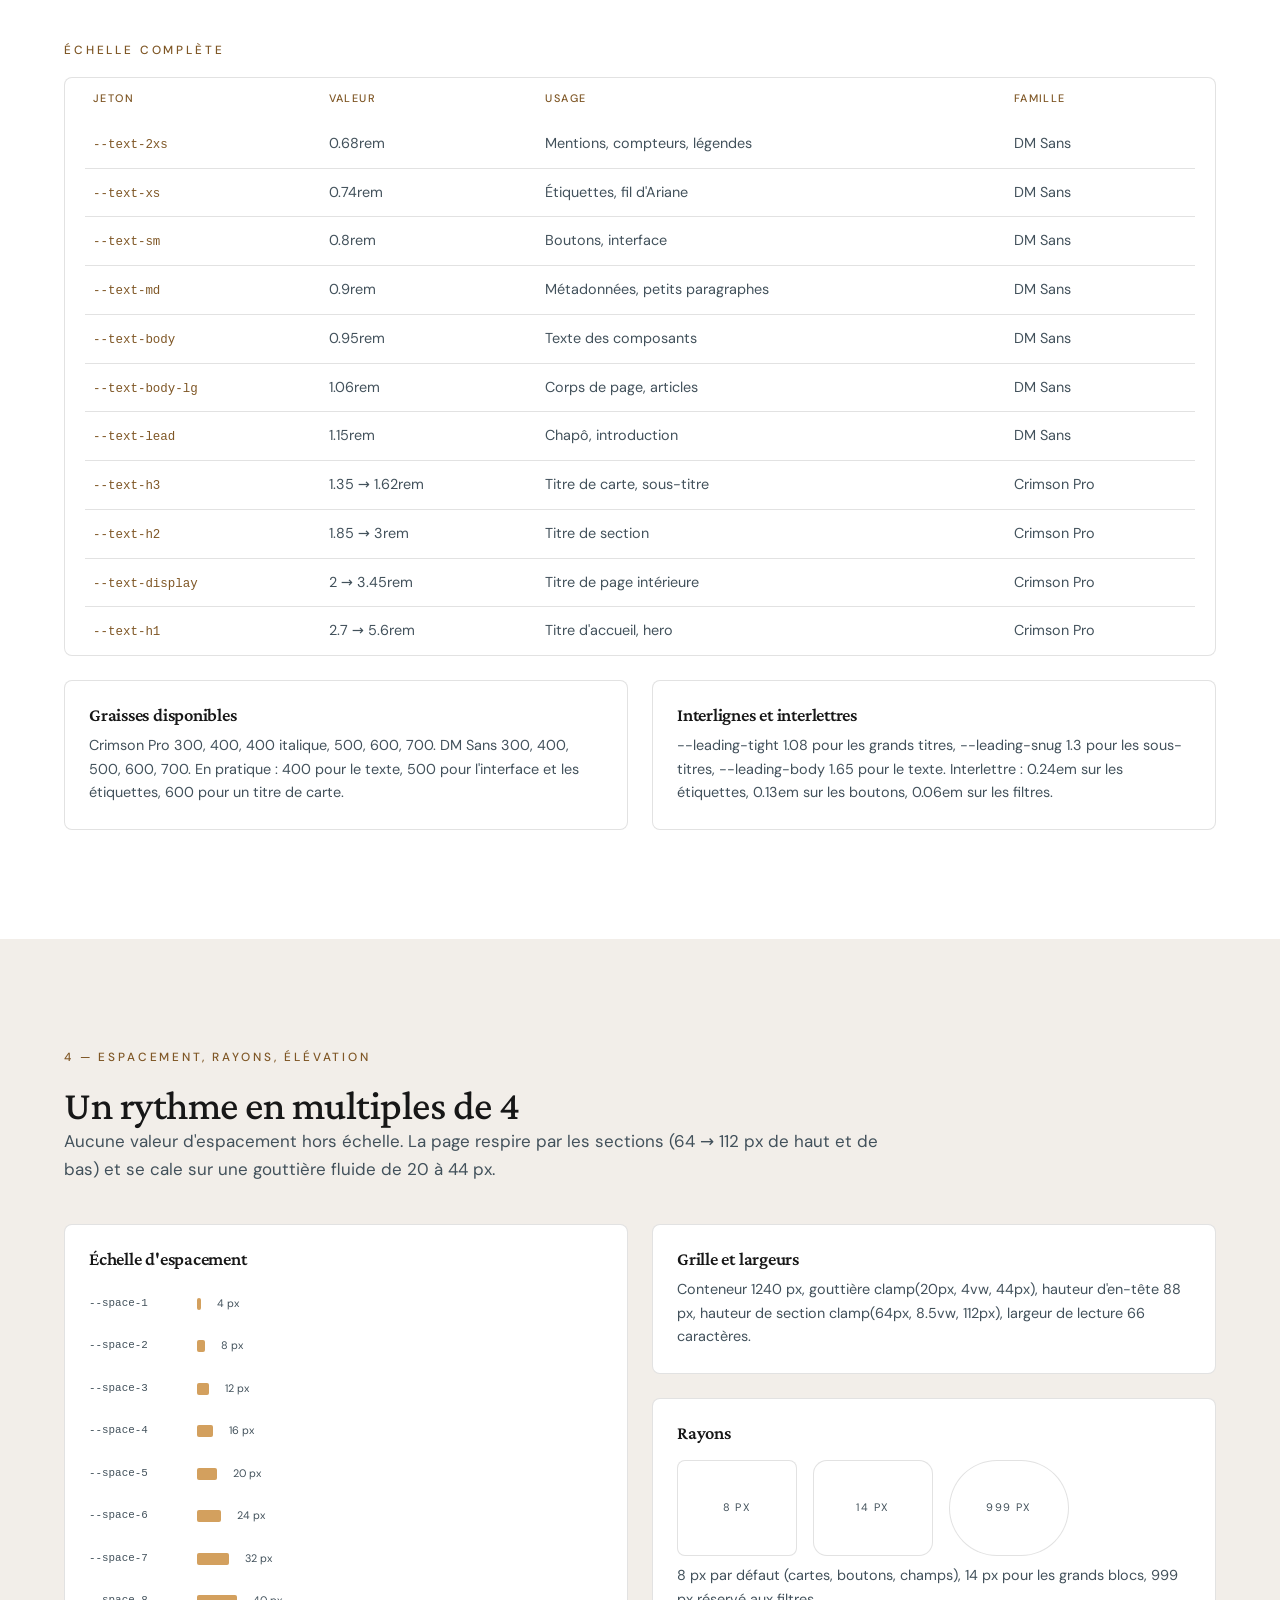
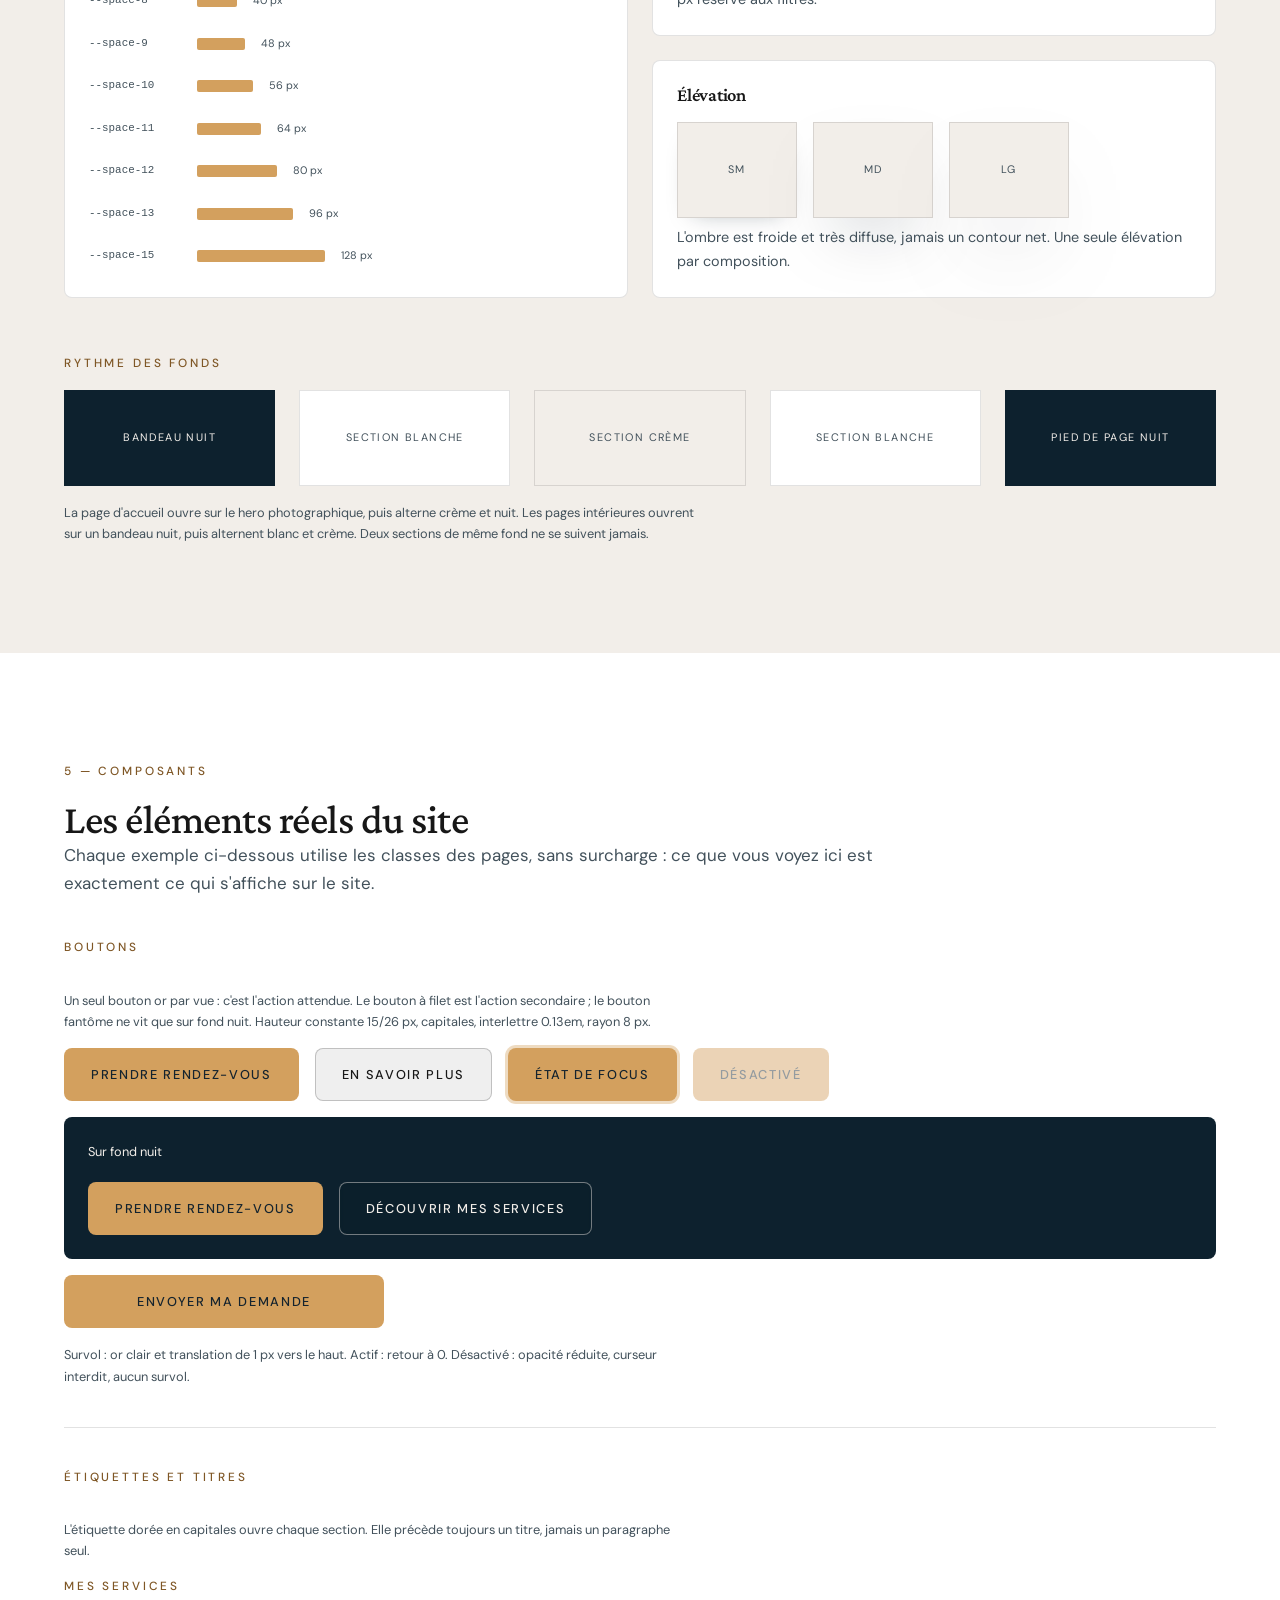
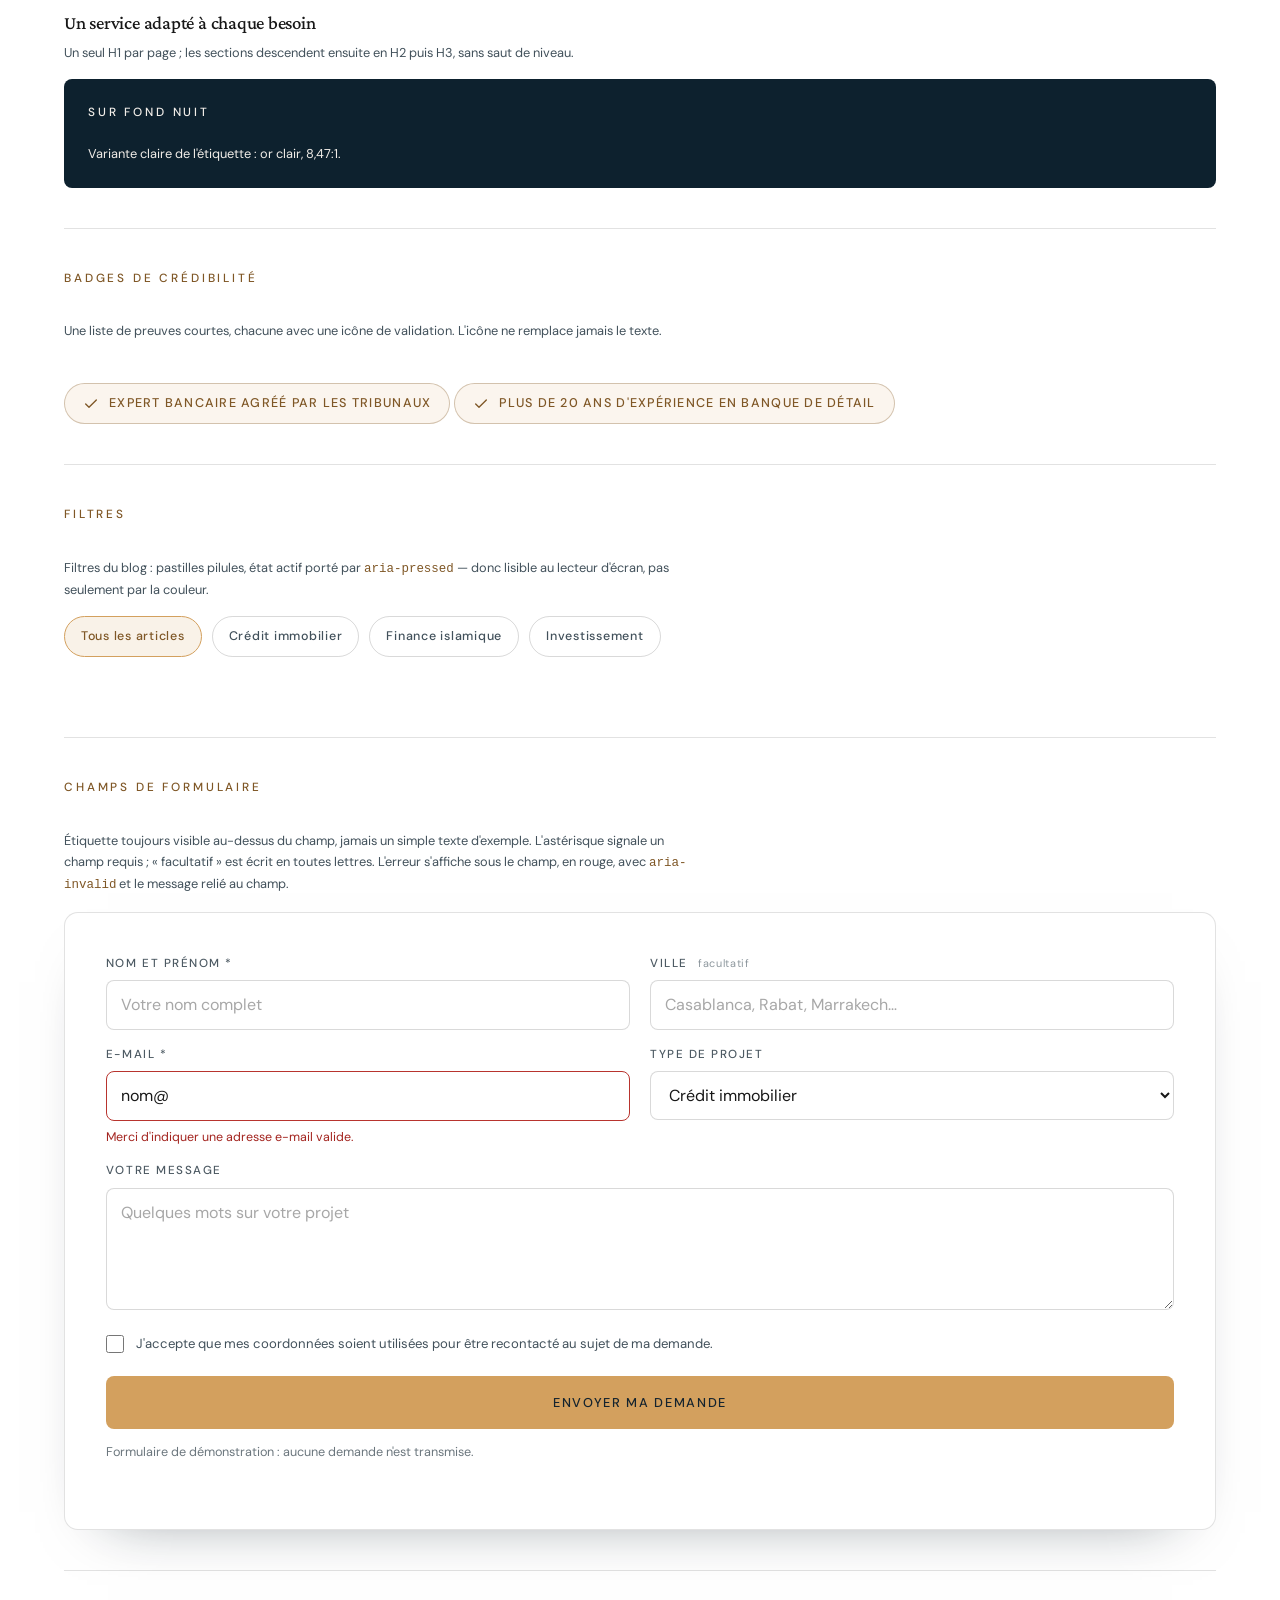
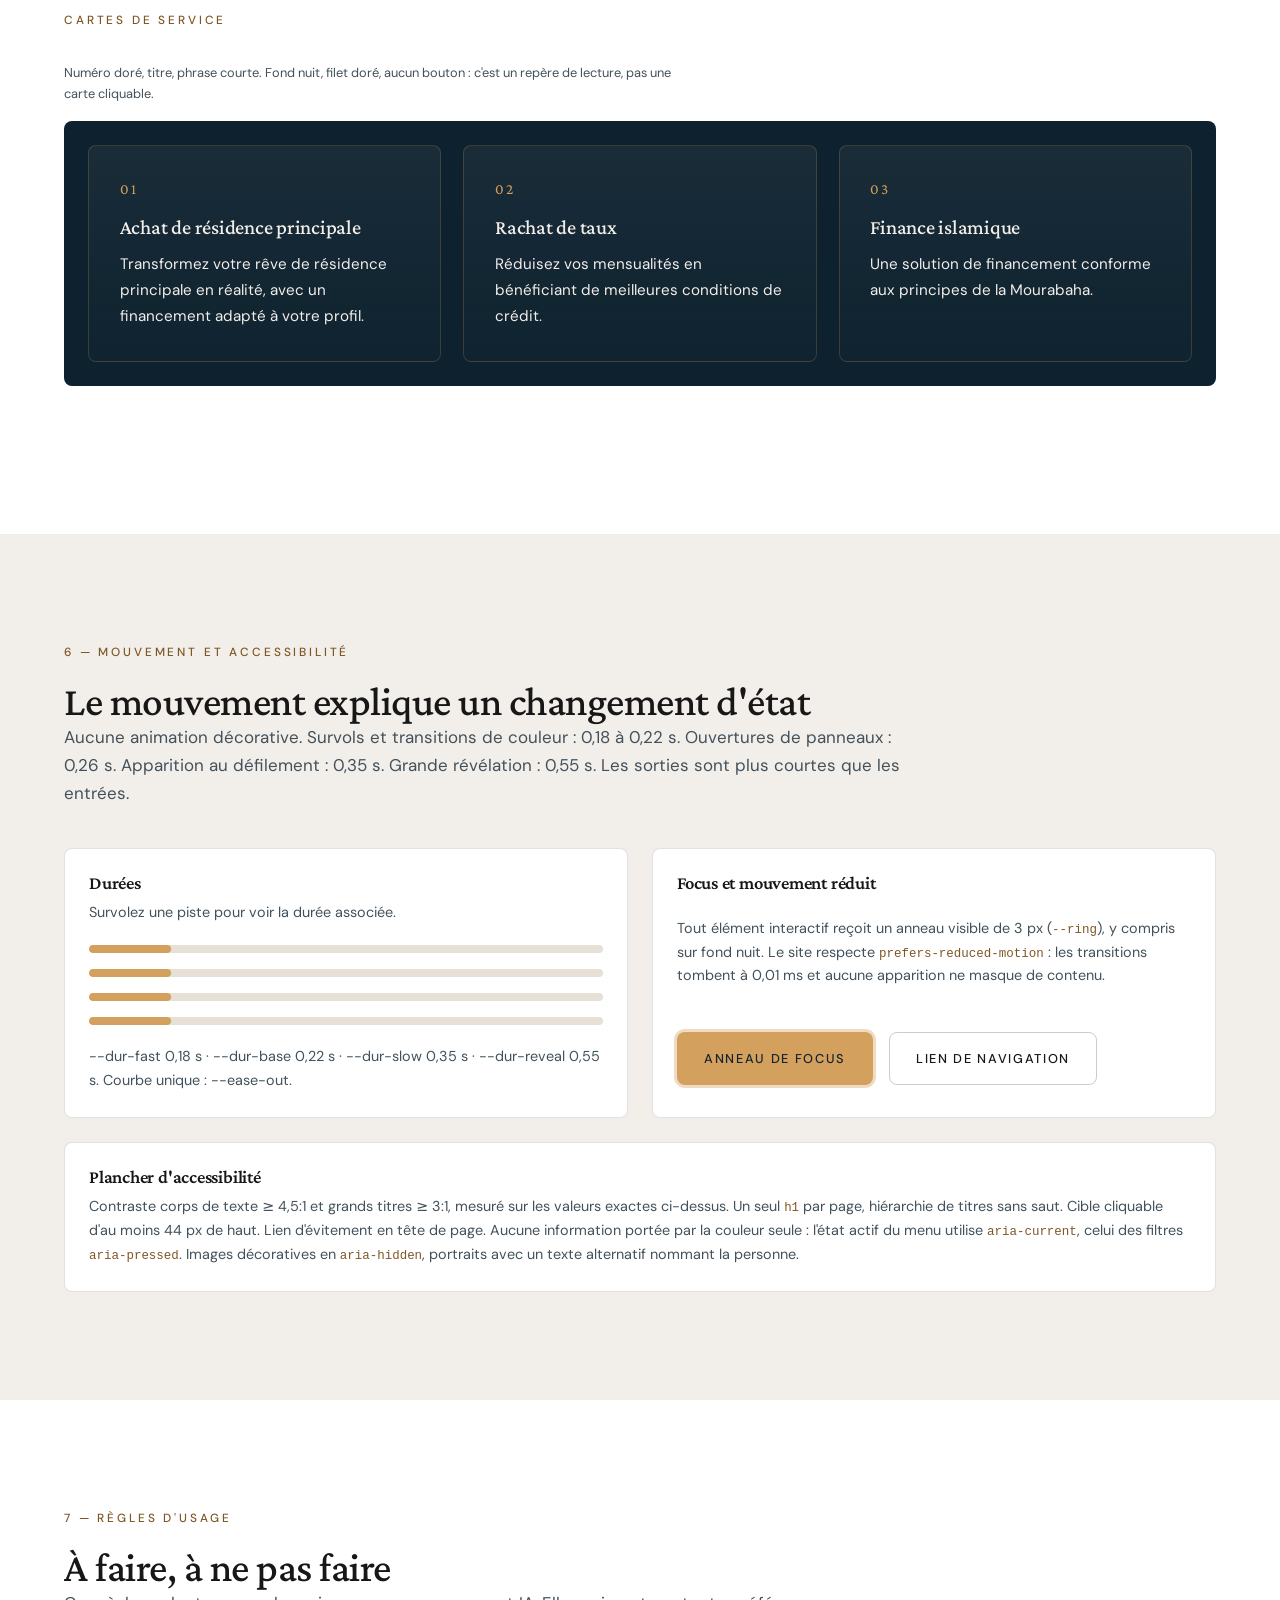
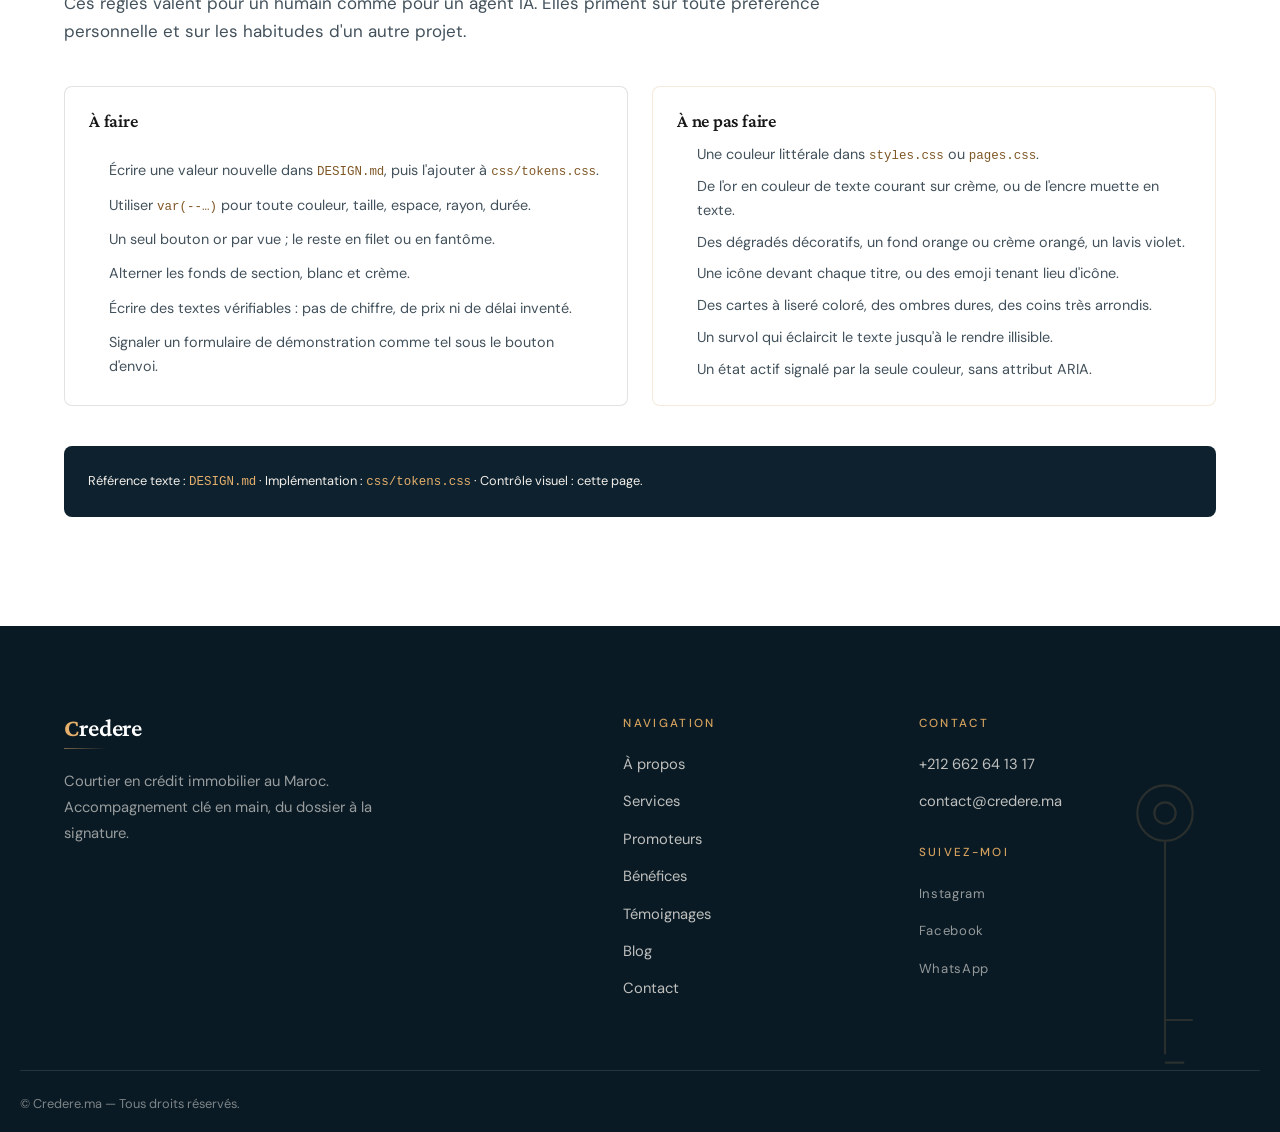
<file: design-system.html>
<!DOCTYPE html>
<html lang="fr">
<head>
<!-- =========================================================
     Credere.ma — page de référence du système de design
     Source de vérité : DESIGN.md
     Implémentation   : css/tokens.css
     Cette page charge les vraies feuilles du site et montre les
     composants réels dans leurs états. Les classes ds-* ne
     servent qu'à la mise en page de ce document.
     ========================================================= -->

<meta charset="utf-8">
<meta name="viewport" content="width=device-width, initial-scale=1">
<title>Système de design — Credere.ma</title>
<meta name="description" content="Palette, typographie, espacement et composants du site Credere.ma : la référence visuelle du système de design.">
<meta name="theme-color" content="#0d212e">
<meta name="robots" content="noindex">
<link rel="preload" href="assets/fonts/CrimsonPro-400.woff2" as="font" type="font/woff2" crossorigin>
<link rel="preload" href="assets/fonts/DMSans-400.woff2" as="font" type="font/woff2" crossorigin>
<script>document.documentElement.classList.add('js');</script>
<link rel="stylesheet" href="css/tokens.css">
<link rel="stylesheet" href="css/styles.css">
<link rel="stylesheet" href="css/pages.css">
<style>
  /* ---- Mise en page de cette référence uniquement (ds-*) ---- */
  .ds-lede { max-width: 70ch; font-size: var(--text-body-lg); line-height: var(--leading-body); color: var(--fg-body); }
  .ds-note { max-width: 70ch; font-size: var(--text-sm); line-height: var(--leading-body); color: var(--fg-body); }
  .ds-code { font-family: ui-monospace, 'Cascadia Mono', Consolas, monospace; font-size: .78rem; letter-spacing: 0; color: var(--fg-accent); }
  .ds-grid { display: grid; gap: var(--space-6); }
  .ds-grid--3 { grid-template-columns: repeat(auto-fit, minmax(min(230px, 100%), 1fr)); }
  .ds-grid--2 { grid-template-columns: repeat(auto-fit, minmax(min(300px, 100%), 1fr)); }

  .ds-card { display: grid; gap: var(--space-2); padding: var(--space-6); background: var(--bg-raised); border: var(--hairline); border-radius: var(--radius); }
  .ds-card h3 { margin: 0; font-family: var(--font-display); font-size: var(--text-lead); font-weight: var(--weight-semibold); color: var(--fg-strong); }
  .ds-card p { margin: 0; font-size: var(--text-md); line-height: var(--leading-body); color: var(--fg-body); }

  .ds-brand { display: flex; flex-wrap: wrap; align-items: center; gap: var(--space-6); margin-top: var(--space-8); padding: var(--space-6); background: var(--bg-inverse); border-radius: var(--radius); }
  .ds-brand .ds-note { margin: 0; color: var(--cream); }
  /* Le logotype est stylé sous .brand / .footer-brand dans styles.css :
     on reproduit ici son rendu pour la démonstration hors en-tête. */
  .ds-brand .logo-word { font-family: var(--font-display); font-size: 1.68rem; font-weight: var(--weight-semibold); line-height: 1.15; letter-spacing: -.005em; color: var(--white); white-space: nowrap; }
  .ds-brand .logo-word-initial { color: var(--gold-soft); font-weight: 700; }
  .ds-brand .logo-word-dot { color: var(--gold-soft); }

  /* Nuancier */
  .ds-swatch { display: flex; flex-direction: column; overflow: hidden; background: var(--bg-raised); border: var(--hairline); border-radius: var(--radius); }
  .ds-swatch-chip { display: flex; align-items: flex-end; justify-content: flex-end; height: 92px; padding: var(--space-3); border-bottom: var(--hairline); }
  .ds-swatch-hex { font-family: ui-monospace, 'Cascadia Mono', Consolas, monospace; font-size: var(--text-2xs); letter-spacing: .04em; color: var(--cream); }
  .ds-swatch-hex--dark { color: var(--ink); }
  .ds-swatch-body { display: grid; gap: var(--space-1); padding: var(--space-4); }
  .ds-swatch-body h3 { margin: 0; font-family: var(--font-display); font-size: var(--text-body-lg); font-weight: var(--weight-semibold); color: var(--fg-strong); }
  .ds-swatch-body p { margin: var(--space-1) 0 0; font-size: var(--text-2xs); line-height: var(--leading-snug); color: var(--fg-body); }

  .sw-gold { background: var(--gold); }
  .sw-gold-soft { background: var(--gold-soft); }
  .sw-gold-deep { background: var(--gold-deep); }
  .sw-gold-ink { background: var(--gold-ink); }
  .sw-navy { background: var(--navy); }
  .sw-navy-deep { background: var(--navy-deep); }
  .sw-navy-soft { background: var(--navy-soft); }
  .sw-cream { background: var(--cream); }
  .sw-cream-warm { background: var(--cream-warm); }
  .sw-white { background: var(--white); }
  .sw-ink { background: var(--ink); }
  .sw-ink-soft { background: var(--ink-soft); }
  .sw-ink-mute { background: var(--ink-mute); }
  .sw-danger { background: var(--danger); }

  /* Tableaux */
  .ds-table-wrap { overflow-x: auto; background: var(--bg-raised); border: var(--hairline); border-radius: var(--radius); padding: 0 var(--space-5); }
  .ds-table { width: 100%; border-collapse: collapse; font-size: var(--text-md); }
  .ds-table caption { padding: var(--space-4) 0 var(--space-2); text-align: left; font-size: var(--text-2xs); letter-spacing: var(--tracking-caps); text-transform: uppercase; color: var(--fg-accent); }
  .ds-table th, .ds-table td { padding: var(--space-3) var(--space-2); text-align: left; vertical-align: top; border-bottom: var(--hairline); }
  .ds-table tr:last-child th, .ds-table tr:last-child td { border-bottom: 0; }
  .ds-table th { font-size: var(--text-2xs); font-weight: var(--weight-medium); letter-spacing: var(--tracking-caps); text-transform: uppercase; color: var(--fg-accent); }
  .ds-table td { color: var(--fg-body); }
  .ds-table strong { font-weight: var(--weight-medium); color: var(--fg-strong); }
  .ds-pass { color: var(--fg-accent); white-space: nowrap; }
  .ds-fail { color: var(--fg-danger); white-space: nowrap; }

  /* Spécimens typographiques */
  .ds-spec-row { display: grid; gap: var(--space-3); padding: var(--space-6) 0; border-bottom: var(--hairline); }
  .ds-spec-row:last-child { border-bottom: 0; }
  .ds-spec-label { display: flex; flex-wrap: wrap; align-items: baseline; gap: var(--space-3); font-size: var(--text-2xs); letter-spacing: var(--tracking-caps); text-transform: uppercase; color: var(--fg-accent); }
  .ds-spec-label span { letter-spacing: 0; text-transform: none; color: var(--fg-body); }
  .ds-spec { margin: 0; font-family: var(--font-display); font-weight: var(--weight-regular); color: var(--fg-strong); }
  .ds-spec--h1 { font-size: var(--text-h1); line-height: var(--leading-tight); }
  .ds-spec--display { font-size: var(--text-display); line-height: var(--leading-tight); }
  .ds-spec--h2 { font-size: var(--text-h2); line-height: var(--leading-tight); }
  .ds-spec--h3 { font-size: var(--text-h3); line-height: var(--leading-snug); }
  .ds-spec--lead { font-family: var(--font-body); font-size: var(--text-lead); line-height: var(--leading-body); color: var(--fg-body); }
  .ds-spec--body { max-width: var(--measure); font-family: var(--font-body); font-size: var(--text-body-lg); line-height: var(--leading-body); color: var(--fg-body); }
  .ds-spec--small { font-family: var(--font-body); font-size: var(--text-sm); color: var(--fg-body); }

  /* Espacement, rayons, élévation, rythme */
  .ds-space-row { display: flex; align-items: center; gap: var(--space-4); padding: var(--space-1) 0; }
  .ds-space-label { min-width: 92px; font-family: ui-monospace, 'Cascadia Mono', Consolas, monospace; font-size: var(--text-2xs); color: var(--fg-body); }
  .ds-space-bar { flex: none; height: var(--space-3); background: var(--gold); border-radius: 2px; }
  .ds-space-val { font-size: var(--text-2xs); color: var(--fg-body); }
  .ds-box { display: flex; align-items: center; justify-content: center; height: 96px; background: var(--cream); border: var(--hairline); font-size: var(--text-2xs); letter-spacing: var(--tracking-caps); text-transform: uppercase; color: var(--fg-body); }
  .ds-box--white { background: var(--bg-raised); }
  .ds-box--navy { background: var(--bg-inverse); border-color: transparent; color: var(--cream); }
  .ds-elev--sm { box-shadow: var(--shadow-sm); }
  .ds-elev--md { box-shadow: var(--shadow-md); }
  .ds-elev--lg { box-shadow: var(--shadow-lg); }

  /* Blocs de composants */
  .ds-block { display: grid; gap: var(--space-4); padding: var(--space-8) 0; border-top: var(--hairline); }
  .ds-block:first-of-type { padding-top: 0; border-top: 0; }
  .ds-row { display: flex; flex-wrap: wrap; align-items: center; gap: var(--space-4); }
  .ds-row--start { align-items: stretch; }
  .ds-on-navy { display: grid; gap: var(--space-5); padding: var(--space-6); background: var(--bg-inverse); border-radius: var(--radius); color: var(--cream); }
  .ds-on-navy p { margin: 0; color: var(--cream); }
  .ds-forced-focus { box-shadow: var(--ring); }
  .ds-width { max-width: 320px; }

  /* Mouvement */
  .ds-motion { display: grid; gap: var(--space-4); max-width: 560px; }
  .ds-motion-track { height: var(--space-2); background: var(--cream-warm); border-radius: var(--radius-pill); overflow: hidden; }
  .ds-motion-fill { display: block; width: 16%; height: 100%; background: var(--gold); border-radius: var(--radius-pill); }
  .ds-motion-track:hover .ds-motion-fill { width: 100%; }
  .ds-motion--fast .ds-motion-fill { transition: width var(--dur-fast) var(--ease-out); }
  .ds-motion--base .ds-motion-fill { transition: width var(--dur-base) var(--ease-out); }
  .ds-motion--slow .ds-motion-fill { transition: width var(--dur-slow) var(--ease-out); }
  .ds-motion--reveal .ds-motion-fill { transition: width var(--dur-reveal) var(--ease-out); }

  /* Règles */
  .ds-rule { display: grid; gap: var(--space-3); padding: var(--space-6); background: var(--bg-raised); border: var(--hairline); border-radius: var(--radius); }
  .ds-rule h3 { margin: 0; font-family: var(--font-display); font-size: var(--text-lead); font-weight: var(--weight-semibold); color: var(--fg-strong); }
  .ds-rule ul { display: grid; gap: var(--space-2); margin: 0; padding-left: var(--space-5); font-size: var(--text-md); line-height: var(--leading-body); color: var(--fg-body); }
  .ds-rule--no { border-color: var(--line-gold); }

  /* Petits écrans : la référence reste lisible et ne déborde pas.
     Bloc placé en dernier : à spécificité égale, il doit passer après
     les règles de base qu'il ajuste. */
  @media (max-width: 767px) {
    .ds-card { padding: var(--space-5); }
    .ds-brand { padding: var(--space-5); }
    .ds-swatch-chip { height: 76px; }
    .ds-table-wrap { padding: 0 var(--space-4); }
    .ds-table { font-size: 1rem; }
    .ds-table th,
    .ds-table td { padding: var(--space-3); }
    .ds-space-row { gap: var(--space-3); }
  }

  @media (max-width: 480px) {
    .ds-space-label { min-width: 66px; }
    .ds-space-row { flex-wrap: wrap; gap: var(--space-1) var(--space-3); }
  }
</style>
</head>
<body data-page="design-system">
<a class="skip-link" href="#contenu">Aller au contenu</a>

<div data-site-header></div>

<main id="contenu">

  <section class="page-head">
    <div class="wrap page-head-inner">
      <nav class="breadcrumb" aria-label="Fil d'Ariane">
        <ol>
          <li><a href="index.html">Accueil</a></li>
          <li><span aria-current="page">Système de design</span></li>
        </ol>
      </nav>
      <p class="eyebrow eyebrow--light">Référence</p>
      <h1>Le système de design de <em>Credere.ma</em></h1>
      <p class="page-head-intro">Palette, typographie, espacement, composants et règles d'usage. Cette page montre les composants réels du site, dans leurs états réels : elle charge les mêmes feuilles de style que les autres pages. Toute décision visuelle s'écrit d'abord dans <span class="ds-code">DESIGN.md</span>, puis se traduit une seule fois dans <span class="ds-code">css/tokens.css</span>.</p>
    </div>
  </section>

  <!-- ============ 1. IDENTITÉ ============ -->
  <section class="section section--white" aria-labelledby="ds-identite">
    <div class="wrap">
      <p class="eyebrow">1 — Identité</p>
      <h2 id="ds-identite">Un courtier, pas une banque</h2>
      <p class="ds-lede">Credere.ma accompagne des particuliers et des investisseurs dans leur financement immobilier au Maroc. Le site doit inspirer la compétence bancaire et la proximité d'un conseil privé : sobre, précis, jamais commercial. Aucune promesse chiffrée, aucun témoignage inventé, aucune urgence artificielle.</p>

      <div class="ds-grid ds-grid--3" style="margin-top: var(--space-8);">
        <article class="ds-card">
          <h3>Sobre et assuré</h3>
          <p>Fond clair, texte dense, filets fins. L'autorité vient de la typographie et du blanc, pas de la décoration.</p>
        </article>
        <article class="ds-card">
          <h3>L'or en signal, jamais en fond</h3>
          <p>L'or marque un repère : un numéro, un filet, un bouton. Il ne remplit jamais une grande surface.</p>
        </article>
        <article class="ds-card">
          <h3>Éditorial, pas corporate</h3>
          <p>Crimson Pro pour les titres, phrases complètes en français, un seul interlocuteur du premier échange à la signature.</p>
        </article>
      </div>

      <div class="ds-brand">
        <span class="logo-word"><span class="logo-word-initial">C</span>redere</span>
        <p class="ds-note">La marque est composée en texte, jamais en image : Crimson Pro, point doré. Elle se place uniquement sur fond nuit, où son contraste est de 16,48:1.</p>
      </div>
    </div>
  </section>

  <!-- ============ 2. PALETTE ============ -->
  <section class="section" aria-labelledby="ds-palette">
    <div class="wrap">
      <p class="eyebrow">2 — Palette</p>
      <h2 id="ds-palette">Trois familles, aucun dégradé décoratif</h2>
      <p class="ds-lede">Or, bleu nuit, crème. Le blanc et l'encre servent de neutres ; le rouge est réservé aux erreurs de formulaire. Les ratios ci-dessous sont mesurés sur les valeurs exactes du fichier de jetons.</p>

      <p class="eyebrow" style="margin-top: var(--space-8);">Or</p>
      <div class="ds-grid ds-grid--3">
        <article class="ds-swatch">
          <div class="ds-swatch-chip sw-gold"><span class="ds-swatch-hex ds-swatch-hex--dark">#d3a05e</span></div>
          <div class="ds-swatch-body">
            <h3>Or</h3>
            <code class="ds-code">--gold</code>
            <p>Accent principal : boutons pleins, numéros, filets, initiale du logotype.</p>
          </div>
        </article>
        <article class="ds-swatch">
          <div class="ds-swatch-chip sw-gold-soft"><span class="ds-swatch-hex ds-swatch-hex--dark">#e6b06c</span></div>
          <div class="ds-swatch-body">
            <h3>Or clair</h3>
            <code class="ds-code">--gold-soft</code>
            <p>Étiquettes et accents sur fond nuit, survol du bouton or, anneau de focus.</p>
          </div>
        </article>
        <article class="ds-swatch">
          <div class="ds-swatch-chip sw-gold-deep"><span class="ds-swatch-hex ds-swatch-hex--dark">#c8924c</span></div>
          <div class="ds-swatch-body">
            <h3>Or profond</h3>
            <code class="ds-code">--gold-deep</code>
            <p>Survol des boutons à filet, bordures dorées d'état actif.</p>
          </div>
        </article>
        <article class="ds-swatch">
          <div class="ds-swatch-chip sw-gold-ink"><span class="ds-swatch-hex">#7f5726</span></div>
          <div class="ds-swatch-body">
            <h3>Or encre</h3>
            <code class="ds-code">--gold-ink</code>
            <p>Le seul or autorisé pour du texte sur fond clair : 5,52:1 sur crème.</p>
          </div>
        </article>
      </div>

      <p class="eyebrow" style="margin-top: var(--space-8);">Bleu nuit</p>
      <div class="ds-grid ds-grid--3">
        <article class="ds-swatch">
          <div class="ds-swatch-chip sw-navy"><span class="ds-swatch-hex">#0d212e</span></div>
          <div class="ds-swatch-body">
            <h3>Nuit</h3>
            <code class="ds-code">--navy</code>
            <p>Fond des bandeaux, du pied de page et du bouton fantôme.</p>
          </div>
        </article>
        <article class="ds-swatch">
          <div class="ds-swatch-chip sw-navy-deep"><span class="ds-swatch-hex">#091a24</span></div>
          <div class="ds-swatch-body">
            <h3>Nuit profonde</h3>
            <code class="ds-code">--navy-deep</code>
            <p>Voile de l'en-tête au défilement, ombres portées.</p>
          </div>
        </article>
        <article class="ds-swatch">
          <div class="ds-swatch-chip sw-navy-soft"><span class="ds-swatch-hex">#12303f</span></div>
          <div class="ds-swatch-body">
            <h3>Nuit adoucie</h3>
            <code class="ds-code">--navy-soft</code>
            <p>Survols et surfaces secondaires sur fond nuit.</p>
          </div>
        </article>
      </div>

      <p class="eyebrow" style="margin-top: var(--space-8);">Neutres</p>
      <div class="ds-grid ds-grid--3">
        <article class="ds-swatch">
          <div class="ds-swatch-chip sw-cream"><span class="ds-swatch-hex ds-swatch-hex--dark">#f2eee9</span></div>
          <div class="ds-swatch-body">
            <h3>Crème</h3>
            <code class="ds-code">--cream</code>
            <p>Fond de page par défaut et texte sur fond nuit.</p>
          </div>
        </article>
        <article class="ds-swatch">
          <div class="ds-swatch-chip sw-cream-warm"><span class="ds-swatch-hex ds-swatch-hex--dark">#e6e0d7</span></div>
          <div class="ds-swatch-body">
            <h3>Crème chaude</h3>
            <code class="ds-code">--cream-warm</code>
            <p>Pistes de progression, surfaces en retrait, séparateurs doux.</p>
          </div>
        </article>
        <article class="ds-swatch">
          <div class="ds-swatch-chip sw-white"><span class="ds-swatch-hex ds-swatch-hex--dark">#ffffff</span></div>
          <div class="ds-swatch-body">
            <h3>Blanc</h3>
            <code class="ds-code">--white</code>
            <p>Cartes, formulaires, sections alternées.</p>
          </div>
        </article>
        <article class="ds-swatch">
          <div class="ds-swatch-chip sw-ink"><span class="ds-swatch-hex">#171717</span></div>
          <div class="ds-swatch-body">
            <h3>Encre</h3>
            <code class="ds-code">--ink</code>
            <p>Titres et texte fort. 15,52:1 sur crème.</p>
          </div>
        </article>
        <article class="ds-swatch">
          <div class="ds-swatch-chip sw-ink-soft"><span class="ds-swatch-hex">#42515b</span></div>
          <div class="ds-swatch-body">
            <h3>Encre douce</h3>
            <code class="ds-code">--ink-soft</code>
            <p>Texte courant, descriptions. 7,10:1 sur crème.</p>
          </div>
        </article>
        <article class="ds-swatch">
          <div class="ds-swatch-chip sw-ink-mute"><span class="ds-swatch-hex">#8d979d</span></div>
          <div class="ds-swatch-body">
            <h3>Encre muette</h3>
            <code class="ds-code">--ink-mute</code>
            <p>Décor seulement : 2,58:1 sur crème, donc jamais de texte lisible.</p>
          </div>
        </article>
        <article class="ds-swatch">
          <div class="ds-swatch-chip sw-danger"><span class="ds-swatch-hex">#a3241f</span></div>
          <div class="ds-swatch-body">
            <h3>Erreur</h3>
            <code class="ds-code">--danger</code>
            <p>Messages de champ invalide uniquement. Toujours doublé d'un texte.</p>
          </div>
        </article>
      </div>

      <p class="eyebrow" style="margin-top: var(--space-10);">Associations vérifiées</p>
      <div class="ds-table-wrap">
        <table class="ds-table">
          <caption>Contraste mesuré — seuil AA : 4,5:1 pour le texte courant, 3:1 pour le texte large et les éléments d'interface.</caption>
          <thead>
            <tr><th scope="col">Association</th><th scope="col">Ratio</th><th scope="col">Niveau</th><th scope="col">Usage</th></tr>
          </thead>
          <tbody>
            <tr><td><strong>Encre</strong> sur crème</td><td>15,52:1</td><td class="ds-pass">AAA</td><td>Titres, texte fort</td></tr>
            <tr><td><strong>Encre</strong> sur blanc</td><td>17,93:1</td><td class="ds-pass">AAA</td><td>Cartes, formulaires</td></tr>
            <tr><td><strong>Encre douce</strong> sur crème</td><td>7,10:1</td><td class="ds-pass">AAA</td><td>Texte courant</td></tr>
            <tr><td><strong>Encre douce</strong> sur blanc</td><td>8,20:1</td><td class="ds-pass">AAA</td><td>Texte de composant</td></tr>
            <tr><td><strong>Or encre</strong> sur crème</td><td>5,52:1</td><td class="ds-pass">AA</td><td>Étiquettes dorées, liens</td></tr>
            <tr><td><strong>Nuit</strong> sur or</td><td>6,84:1</td><td class="ds-pass">AA</td><td>Texte du bouton or</td></tr>
            <tr><td><strong>Crème</strong> sur nuit</td><td>14,27:1</td><td class="ds-pass">AAA</td><td>Texte des bandeaux</td></tr>
            <tr><td><strong>Or</strong> sur nuit</td><td>7,03:1</td><td class="ds-pass">AAA</td><td>Numéros, filets, grandes icônes</td></tr>
            <tr><td><strong>Or clair</strong> sur nuit</td><td>8,47:1</td><td class="ds-pass">AAA</td><td>Étiquettes sur fond nuit</td></tr>
            <tr><td><strong>Erreur</strong> sur crème</td><td>6,43:1</td><td class="ds-pass">AA</td><td>Messages d'erreur</td></tr>
            <tr><td><strong>Encre muette</strong> sur crème</td><td>2,58:1</td><td class="ds-fail">Échec</td><td>Décor uniquement</td></tr>
            <tr><td><strong>Encre muette</strong> sur blanc</td><td>2,98:1</td><td class="ds-fail">Échec</td><td>Décor uniquement</td></tr>
          </tbody>
        </table>
      </div>

      <div class="ds-grid ds-grid--2" style="margin-top: var(--space-6);">
        <article class="ds-card">
          <h3>Associations autorisées</h3>
          <p>Or encre sur crème ou blanc. Or et or clair sur nuit. Crème sur nuit. Nuit sur or. Encre et encre douce sur crème ou blanc.</p>
        </article>
        <article class="ds-card">
          <h3>Interdits</h3>
          <p>Or sur crème (2,58:1), encre muette en texte, nuit sur nuit, blanc sur or clair, couleur seule pour signaler une erreur ou un état actif.</p>
        </article>
      </div>
    </div>
  </section>

  <!-- ============ 3. TYPOGRAPHIE ============ -->
  <section class="section section--white" aria-labelledby="ds-typo">
    <div class="wrap">
      <p class="eyebrow">3 — Typographie</p>
      <h2 id="ds-typo">Crimson Pro pour le discours, DM Sans pour l'interface</h2>
      <p class="ds-lede">Crimson Pro porte les titres, les chiffres et les citations ; DM Sans porte le texte courant, les boutons, les étiquettes et les formulaires. Les deux familles sont servies en local depuis <span class="ds-code">assets/fonts/</span>, sans CDN.</p>

      <div class="ds-spec-row">
        <p class="ds-spec-label">Titre de page <span>--text-h1 · clamp(2.7rem, 6.6vw, 5.6rem) · interligne 1.08</span></p>
        <p class="ds-spec ds-spec--h1">Votre projet immobilier, mon expertise.</p>
      </div>
      <div class="ds-spec-row">
        <p class="ds-spec-label">Titre de section <span>--text-h2 · clamp(1.85rem, 3.2vw, 3rem)</span></p>
        <p class="ds-spec ds-spec--h2">Un service adapté à chaque besoin</p>
      </div>
      <div class="ds-spec-row">
        <p class="ds-spec-label">Sous-titre <span>--text-h3 · clamp(1.35rem, 1.9vw, 1.62rem)</span></p>
        <p class="ds-spec ds-spec--h3">Achat de résidence principale</p>
      </div>
      <div class="ds-spec-row">
        <p class="ds-spec-label">Chapô <span>--text-lead · 1.15rem · DM Sans</span></p>
        <p class="ds-spec ds-spec--lead">Plus de vingt ans de banque de détail, un double parcours financier et commercial, une pratique d'expert bancaire agréé par les tribunaux.</p>
      </div>
      <div class="ds-spec-row">
        <p class="ds-spec-label">Texte courant <span>--text-body-lg · 1.06rem · interligne 1.65 · mesure 66 caractères</span></p>
        <p class="ds-spec ds-spec--body">Le dossier est étudié avec vous, comparé entre les établissements, puis monté jusqu'à la signature. Aucune banque n'est privilégiée : la recommandation suit votre profil, votre apport et votre horizon de remboursement.</p>
      </div>
      <div class="ds-spec-row">
        <p class="ds-spec-label">Texte de composant <span>--text-body · 0.95rem</span></p>
        <p class="ds-spec ds-spec--small">Les champs marqués d'un astérisque sont nécessaires pour vous répondre utilement.</p>
      </div>
      <div class="ds-spec-row">
        <p class="ds-spec-label">Étiquette <span>--text-xs · 0.74rem · capitales · interlettre 0.24em</span></p>
        <p class="eyebrow">Mes services</p>
      </div>

      <p class="eyebrow" style="margin-top: var(--space-10);">Échelle complète</p>
      <div class="ds-table-wrap">
        <table class="ds-table">
          <thead>
            <tr><th scope="col">Jeton</th><th scope="col">Valeur</th><th scope="col">Usage</th><th scope="col">Famille</th></tr>
          </thead>
          <tbody>
            <tr><td><code class="ds-code">--text-2xs</code></td><td>0.68rem</td><td>Mentions, compteurs, légendes</td><td>DM Sans</td></tr>
            <tr><td><code class="ds-code">--text-xs</code></td><td>0.74rem</td><td>Étiquettes, fil d'Ariane</td><td>DM Sans</td></tr>
            <tr><td><code class="ds-code">--text-sm</code></td><td>0.8rem</td><td>Boutons, interface</td><td>DM Sans</td></tr>
            <tr><td><code class="ds-code">--text-md</code></td><td>0.9rem</td><td>Métadonnées, petits paragraphes</td><td>DM Sans</td></tr>
            <tr><td><code class="ds-code">--text-body</code></td><td>0.95rem</td><td>Texte des composants</td><td>DM Sans</td></tr>
            <tr><td><code class="ds-code">--text-body-lg</code></td><td>1.06rem</td><td>Corps de page, articles</td><td>DM Sans</td></tr>
            <tr><td><code class="ds-code">--text-lead</code></td><td>1.15rem</td><td>Chapô, introduction</td><td>DM Sans</td></tr>
            <tr><td><code class="ds-code">--text-h3</code></td><td>1.35 → 1.62rem</td><td>Titre de carte, sous-titre</td><td>Crimson Pro</td></tr>
            <tr><td><code class="ds-code">--text-h2</code></td><td>1.85 → 3rem</td><td>Titre de section</td><td>Crimson Pro</td></tr>
            <tr><td><code class="ds-code">--text-display</code></td><td>2 → 3.45rem</td><td>Titre de page intérieure</td><td>Crimson Pro</td></tr>
            <tr><td><code class="ds-code">--text-h1</code></td><td>2.7 → 5.6rem</td><td>Titre d'accueil, hero</td><td>Crimson Pro</td></tr>
          </tbody>
        </table>
      </div>

      <div class="ds-grid ds-grid--2" style="margin-top: var(--space-6);">
        <article class="ds-card">
          <h3>Graisses disponibles</h3>
          <p>Crimson Pro 300, 400, 400 italique, 500, 600, 700. DM Sans 300, 400, 500, 600, 700. En pratique : 400 pour le texte, 500 pour l'interface et les étiquettes, 600 pour un titre de carte.</p>
        </article>
        <article class="ds-card">
          <h3>Interlignes et interlettres</h3>
          <p>--leading-tight 1.08 pour les grands titres, --leading-snug 1.3 pour les sous-titres, --leading-body 1.65 pour le texte. Interlettre : 0.24em sur les étiquettes, 0.13em sur les boutons, 0.06em sur les filtres.</p>
        </article>
      </div>
    </div>
  </section>

  <!-- ============ 4. ESPACEMENT ============ -->
  <section class="section" aria-labelledby="ds-espace">
    <div class="wrap">
      <p class="eyebrow">4 — Espacement, rayons, élévation</p>
      <h2 id="ds-espace">Un rythme en multiples de 4</h2>
      <p class="ds-lede">Aucune valeur d'espacement hors échelle. La page respire par les sections (64 → 112 px de haut et de bas) et se cale sur une gouttière fluide de 20 à 44 px.</p>

      <div class="ds-grid ds-grid--2" style="margin-top: var(--space-8);">
        <div class="ds-card">
          <h3>Échelle d'espacement</h3>
          <div class="ds-space-row"><span class="ds-space-label">--space-1</span><span class="ds-space-bar" style="width: var(--space-1);"></span><span class="ds-space-val">4 px</span></div>
          <div class="ds-space-row"><span class="ds-space-label">--space-2</span><span class="ds-space-bar" style="width: var(--space-2);"></span><span class="ds-space-val">8 px</span></div>
          <div class="ds-space-row"><span class="ds-space-label">--space-3</span><span class="ds-space-bar" style="width: var(--space-3);"></span><span class="ds-space-val">12 px</span></div>
          <div class="ds-space-row"><span class="ds-space-label">--space-4</span><span class="ds-space-bar" style="width: var(--space-4);"></span><span class="ds-space-val">16 px</span></div>
          <div class="ds-space-row"><span class="ds-space-label">--space-5</span><span class="ds-space-bar" style="width: var(--space-5);"></span><span class="ds-space-val">20 px</span></div>
          <div class="ds-space-row"><span class="ds-space-label">--space-6</span><span class="ds-space-bar" style="width: var(--space-6);"></span><span class="ds-space-val">24 px</span></div>
          <div class="ds-space-row"><span class="ds-space-label">--space-7</span><span class="ds-space-bar" style="width: var(--space-7);"></span><span class="ds-space-val">32 px</span></div>
          <div class="ds-space-row"><span class="ds-space-label">--space-8</span><span class="ds-space-bar" style="width: var(--space-8);"></span><span class="ds-space-val">40 px</span></div>
          <div class="ds-space-row"><span class="ds-space-label">--space-9</span><span class="ds-space-bar" style="width: var(--space-9);"></span><span class="ds-space-val">48 px</span></div>
          <div class="ds-space-row"><span class="ds-space-label">--space-10</span><span class="ds-space-bar" style="width: var(--space-10);"></span><span class="ds-space-val">56 px</span></div>
          <div class="ds-space-row"><span class="ds-space-label">--space-11</span><span class="ds-space-bar" style="width: var(--space-11);"></span><span class="ds-space-val">64 px</span></div>
          <div class="ds-space-row"><span class="ds-space-label">--space-12</span><span class="ds-space-bar" style="width: var(--space-12);"></span><span class="ds-space-val">80 px</span></div>
          <div class="ds-space-row"><span class="ds-space-label">--space-13</span><span class="ds-space-bar" style="width: var(--space-13);"></span><span class="ds-space-val">96 px</span></div>
          <div class="ds-space-row"><span class="ds-space-label">--space-15</span><span class="ds-space-bar" style="width: var(--space-15);"></span><span class="ds-space-val">128 px</span></div>
        </div>

        <div style="display: grid; gap: var(--space-6);">
          <div class="ds-card">
            <h3>Grille et largeurs</h3>
            <p>Conteneur 1240 px, gouttière clamp(20px, 4vw, 44px), hauteur d'en-tête 88 px, hauteur de section clamp(64px, 8.5vw, 112px), largeur de lecture 66 caractères.</p>
          </div>
          <div class="ds-card">
            <h3>Rayons</h3>
            <div class="ds-row" style="margin-top: var(--space-2);">
              <div class="ds-box ds-box--white" style="width: 120px; border-radius: var(--radius);">8 px</div>
              <div class="ds-box ds-box--white" style="width: 120px; border-radius: var(--radius-lg);">14 px</div>
              <div class="ds-box ds-box--white" style="width: 120px; border-radius: var(--radius-pill);">999 px</div>
            </div>
            <p>8 px par défaut (cartes, boutons, champs), 14 px pour les grands blocs, 999 px réservé aux filtres.</p>
          </div>
          <div class="ds-card">
            <h3>Élévation</h3>
            <div class="ds-row" style="margin-top: var(--space-2);">
              <div class="ds-box" style="width: 120px; box-shadow: var(--shadow-sm);">sm</div>
              <div class="ds-box" style="width: 120px; box-shadow: var(--shadow-md);">md</div>
              <div class="ds-box" style="width: 120px; box-shadow: var(--shadow-lg);">lg</div>
            </div>
            <p>L'ombre est froide et très diffuse, jamais un contour net. Une seule élévation par composition.</p>
          </div>
        </div>
      </div>

      <p class="eyebrow" style="margin-top: var(--space-10);">Rythme des fonds</p>
      <div class="ds-grid" style="grid-template-columns: repeat(auto-fit, minmax(160px, 1fr)); margin-top: var(--space-4);">
        <div class="ds-box ds-box--navy">Bandeau nuit</div>
        <div class="ds-box ds-box--white">Section blanche</div>
        <div class="ds-box">Section crème</div>
        <div class="ds-box ds-box--white">Section blanche</div>
        <div class="ds-box ds-box--navy">Pied de page nuit</div>
      </div>
      <p class="ds-note" style="margin-top: var(--space-4);">La page d'accueil ouvre sur le hero photographique, puis alterne crème et nuit. Les pages intérieures ouvrent sur un bandeau nuit, puis alternent blanc et crème. Deux sections de même fond ne se suivent jamais.</p>
    </div>
  </section>

  <!-- ============ 5. COMPOSANTS ============ -->
  <section class="section section--white" aria-labelledby="ds-composants">
    <div class="wrap">
      <p class="eyebrow">5 — Composants</p>
      <h2 id="ds-composants">Les éléments réels du site</h2>
      <p class="ds-lede">Chaque exemple ci-dessous utilise les classes des pages, sans surcharge : ce que vous voyez ici est exactement ce qui s'affiche sur le site.</p>

      <div class="ds-block" style="margin-top: var(--space-8);">
        <p class="eyebrow">Boutons</p>
        <p class="ds-note">Un seul bouton or par vue : c'est l'action attendue. Le bouton à filet est l'action secondaire ; le bouton fantôme ne vit que sur fond nuit. Hauteur constante 15/26 px, capitales, interlettre 0.13em, rayon 8 px.</p>
        <div class="ds-row">
          <button class="btn btn--gold" type="button">Prendre rendez-vous</button>
          <button class="btn btn--line" type="button">En savoir plus</button>
          <button class="btn btn--gold ds-forced-focus" type="button">État de focus</button>
          <button class="btn btn--gold" type="button" disabled>Désactivé</button>
        </div>
        <div class="ds-on-navy">
          <p class="ds-note" style="color: var(--cream);">Sur fond nuit</p>
          <div class="ds-row">
            <button class="btn btn--gold" type="button">Prendre rendez-vous</button>
            <button class="btn btn--ghost" type="button">Découvrir mes services</button>
          </div>
        </div>
        <div class="ds-width">
          <button class="btn btn--gold btn--block" type="button">Envoyer ma demande</button>
        </div>
        <p class="ds-note">Survol : or clair et translation de 1 px vers le haut. Actif : retour à 0. Désactivé : opacité réduite, curseur interdit, aucun survol.</p>
      </div>

      <div class="ds-block">
        <p class="eyebrow">Étiquettes et titres</p>
        <p class="ds-note">L'étiquette dorée en capitales ouvre chaque section. Elle précède toujours un titre, jamais un paragraphe seul.</p>
        <div>
          <p class="eyebrow">Mes services</p>
          <h3 style="margin: 0;">Un service adapté à chaque besoin</h3>
          <p class="ds-note" style="margin-top: var(--space-2);">Un seul H1 par page ; les sections descendent ensuite en H2 puis H3, sans saut de niveau.</p>
        </div>
        <div class="ds-on-navy">
          <p class="eyebrow eyebrow--light" style="margin: 0;">Sur fond nuit</p>
          <p class="ds-note" style="color: var(--cream);">Variante claire de l'étiquette : or clair, 8,47:1.</p>
        </div>
      </div>

      <div class="ds-block">
        <p class="eyebrow">Badges de crédibilité</p>
        <p class="ds-note">Une liste de preuves courtes, chacune avec une icône de validation. L'icône ne remplace jamais le texte.</p>
        <ul class="badge-list">
          <li>
            <svg class="icon" viewBox="0 0 24 24" aria-hidden="true" focusable="false"><path d="M20 6 9 17l-5-5"/></svg>
            Expert bancaire agréé par les tribunaux
          </li>
          <li>
            <svg class="icon" viewBox="0 0 24 24" aria-hidden="true" focusable="false"><path d="M20 6 9 17l-5-5"/></svg>
            Plus de 20 ans d'expérience en banque de détail
          </li>
        </ul>
      </div>

      <div class="ds-block">
        <p class="eyebrow">Filtres</p>
        <p class="ds-note">Filtres du blog : pastilles pilules, état actif porté par <span class="ds-code">aria-pressed</span> — donc lisible au lecteur d'écran, pas seulement par la couleur.</p>
        <div class="filters">
          <button class="chip" type="button" aria-pressed="true">Tous les articles</button>
          <button class="chip" type="button" aria-pressed="false">Crédit immobilier</button>
          <button class="chip" type="button" aria-pressed="false">Finance islamique</button>
          <button class="chip" type="button" aria-pressed="false">Investissement</button>
        </div>
      </div>

      <div class="ds-block">
        <p class="eyebrow">Champs de formulaire</p>
        <p class="ds-note">Étiquette toujours visible au-dessus du champ, jamais un simple texte d'exemple. L'astérisque signale un champ requis ; « facultatif » est écrit en toutes lettres. L'erreur s'affiche sous le champ, en rouge, avec <span class="ds-code">aria-invalid</span> et le message relié au champ.</p>
        <div class="form-card">
          <div class="form-grid">
            <div class="field">
              <label for="ds-name">Nom et prénom <span aria-hidden="true">*</span></label>
              <input id="ds-name" type="text" placeholder="Votre nom complet">
            </div>
            <div class="field">
              <label for="ds-city">Ville <span class="field-optional">facultatif</span></label>
              <input id="ds-city" type="text" placeholder="Casablanca, Rabat, Marrakech…">
            </div>
            <div class="field has-error">
              <label for="ds-email">E-mail <span aria-hidden="true">*</span></label>
              <input id="ds-email" type="email" value="nom@" aria-invalid="true" aria-describedby="ds-email-error">
              <p class="field-error" id="ds-email-error">Merci d'indiquer une adresse e-mail valide.</p>
            </div>
            <div class="field">
              <label for="ds-topic">Type de projet</label>
              <select id="ds-topic">
                <option>Crédit immobilier</option>
                <option>Finance islamique (Mourabaha)</option>
                <option>Investissement locatif</option>
              </select>
            </div>
            <div class="field field--full">
              <label for="ds-message">Votre message</label>
              <textarea id="ds-message" rows="4" placeholder="Quelques mots sur votre projet"></textarea>
            </div>
          </div>
          <div class="consent">
            <input id="ds-consent" type="checkbox">
            <label for="ds-consent">J'accepte que mes coordonnées soient utilisées pour être recontacté au sujet de ma demande.</label>
          </div>
          <button class="btn btn--gold btn--block" type="button">Envoyer ma demande</button>
          <p class="form-note">Formulaire de démonstration : aucune demande n'est transmise.</p>
          <p class="form-status" role="status" aria-live="polite"></p>
        </div>
      </div>

      <div class="ds-block">
        <p class="eyebrow">Cartes de service</p>
        <p class="ds-note">Numéro doré, titre, phrase courte. Fond nuit, filet doré, aucun bouton : c'est un repère de lecture, pas une carte cliquable.</p>
        <div class="ds-on-navy">
          <ul class="services-grid">
            <li class="service">
              <span class="service-num">01</span>
              <h3>Achat de résidence principale</h3>
              <p>Transformez votre rêve de résidence principale en réalité, avec un financement adapté à votre profil.</p>
            </li>
            <li class="service">
              <span class="service-num">02</span>
              <h3>Rachat de taux</h3>
              <p>Réduisez vos mensualités en bénéficiant de meilleures conditions de crédit.</p>
            </li>
            <li class="service">
              <span class="service-num">03</span>
              <h3>Finance islamique</h3>
              <p>Une solution de financement conforme aux principes de la Mourabaha.</p>
            </li>
          </ul>
        </div>
      </div>
    </div>
  </section>

  <!-- ============ 6. MOUVEMENT ET ACCESSIBILITÉ ============ -->
  <section class="section" aria-labelledby="ds-mouvement">
    <div class="wrap">
      <p class="eyebrow">6 — Mouvement et accessibilité</p>
      <h2 id="ds-mouvement">Le mouvement explique un changement d'état</h2>
      <p class="ds-lede">Aucune animation décorative. Survols et transitions de couleur : 0,18 à 0,22 s. Ouvertures de panneaux : 0,26 s. Apparition au défilement : 0,35 s. Grande révélation : 0,55 s. Les sorties sont plus courtes que les entrées.</p>

      <div class="ds-grid ds-grid--2" style="margin-top: var(--space-8);">
        <div class="ds-card">
          <h3>Durées</h3>
          <p class="ds-note" style="margin-bottom: var(--space-3);">Survolez une piste pour voir la durée associée.</p>
          <div class="ds-motion">
            <div class="ds-motion-track ds-motion--fast" title="--dur-fast : 0,18 s"><span class="ds-motion-fill"></span></div>
            <div class="ds-motion-track ds-motion--base"><span class="ds-motion-fill"></span></div>
            <div class="ds-motion-track ds-motion--slow"><span class="ds-motion-fill"></span></div>
            <div class="ds-motion-track ds-motion--reveal"><span class="ds-motion-fill"></span></div>
          </div>
          <p class="ds-note" style="margin-top: var(--space-3);">--dur-fast 0,18 s · --dur-base 0,22 s · --dur-slow 0,35 s · --dur-reveal 0,55 s. Courbe unique : --ease-out.</p>
        </div>

        <div class="ds-card">
          <h3>Focus et mouvement réduit</h3>
          <p>Tout élément interactif reçoit un anneau visible de 3 px (<span class="ds-code">--ring</span>), y compris sur fond nuit. Le site respecte <span class="ds-code">prefers-reduced-motion</span> : les transitions tombent à 0,01 ms et aucune apparition ne masque de contenu.</p>
          <div class="ds-row" style="margin-top: var(--space-3);">
            <button class="btn btn--gold ds-forced-focus" type="button">Anneau de focus</button>
            <a class="btn btn--line" href="#ds-mouvement">Lien de navigation</a>
          </div>
        </div>
      </div>

      <div class="ds-card" style="margin-top: var(--space-6);">
        <h3>Plancher d'accessibilité</h3>
        <p>Contraste corps de texte ≥ 4,5:1 et grands titres ≥ 3:1, mesuré sur les valeurs exactes ci-dessus. Un seul <span class="ds-code">h1</span> par page, hiérarchie de titres sans saut. Cible cliquable d'au moins 44 px de haut. Lien d'évitement en tête de page. Aucune information portée par la couleur seule : l'état actif du menu utilise <span class="ds-code">aria-current</span>, celui des filtres <span class="ds-code">aria-pressed</span>. Images décoratives en <span class="ds-code">aria-hidden</span>, portraits avec un texte alternatif nommant la personne.</p>
      </div>
    </div>
  </section>

  <!-- ============ 7. RÈGLES ============ -->
  <section class="section section--white" aria-labelledby="ds-regles">
    <div class="wrap">
      <p class="eyebrow">7 — Règles d'usage</p>
      <h2 id="ds-regles">À faire, à ne pas faire</h2>
      <p class="ds-lede">Ces règles valent pour un humain comme pour un agent IA. Elles priment sur toute préférence personnelle et sur les habitudes d'un autre projet.</p>

      <div class="ds-grid ds-grid--2" style="margin-top: var(--space-8);">
        <article class="ds-rule">
          <h3>À faire</h3>
          <ul>
            <li>Écrire une valeur nouvelle dans <span class="ds-code">DESIGN.md</span>, puis l'ajouter à <span class="ds-code">css/tokens.css</span>.</li>
            <li>Utiliser <span class="ds-code">var(--…)</span> pour toute couleur, taille, espace, rayon, durée.</li>
            <li>Un seul bouton or par vue ; le reste en filet ou en fantôme.</li>
            <li>Alterner les fonds de section, blanc et crème.</li>
            <li>Écrire des textes vérifiables : pas de chiffre, de prix ni de délai inventé.</li>
            <li>Signaler un formulaire de démonstration comme tel sous le bouton d'envoi.</li>
          </ul>
        </article>
        <article class="ds-rule ds-rule--no">
          <h3>À ne pas faire</h3>
          <ul>
            <li>Une couleur littérale dans <span class="ds-code">styles.css</span> ou <span class="ds-code">pages.css</span>.</li>
            <li>De l'or en couleur de texte courant sur crème, ou de l'encre muette en texte.</li>
            <li>Des dégradés décoratifs, un fond orange ou crème orangé, un lavis violet.</li>
            <li>Une icône devant chaque titre, ou des emoji tenant lieu d'icône.</li>
            <li>Des cartes à liseré coloré, des ombres dures, des coins très arrondis.</li>
            <li>Un survol qui éclaircit le texte jusqu'à le rendre illisible.</li>
            <li>Un état actif signalé par la seule couleur, sans attribut ARIA.</li>
          </ul>
        </article>
      </div>

      <div class="ds-brand" style="margin-top: var(--space-8);">
        <p class="ds-note">Référence texte : <span class="ds-code" style="color: var(--gold-soft);">DESIGN.md</span> · Implémentation : <span class="ds-code" style="color: var(--gold-soft);">css/tokens.css</span> · Contrôle visuel : cette page.</p>
      </div>
    </div>
  </section>

</main>

<div data-site-footer></div>

<script src="js/site.data.js"></script>
<script src="js/layout.js"></script>
<script src="js/ui.js"></script>
</body>
</html>
</file>
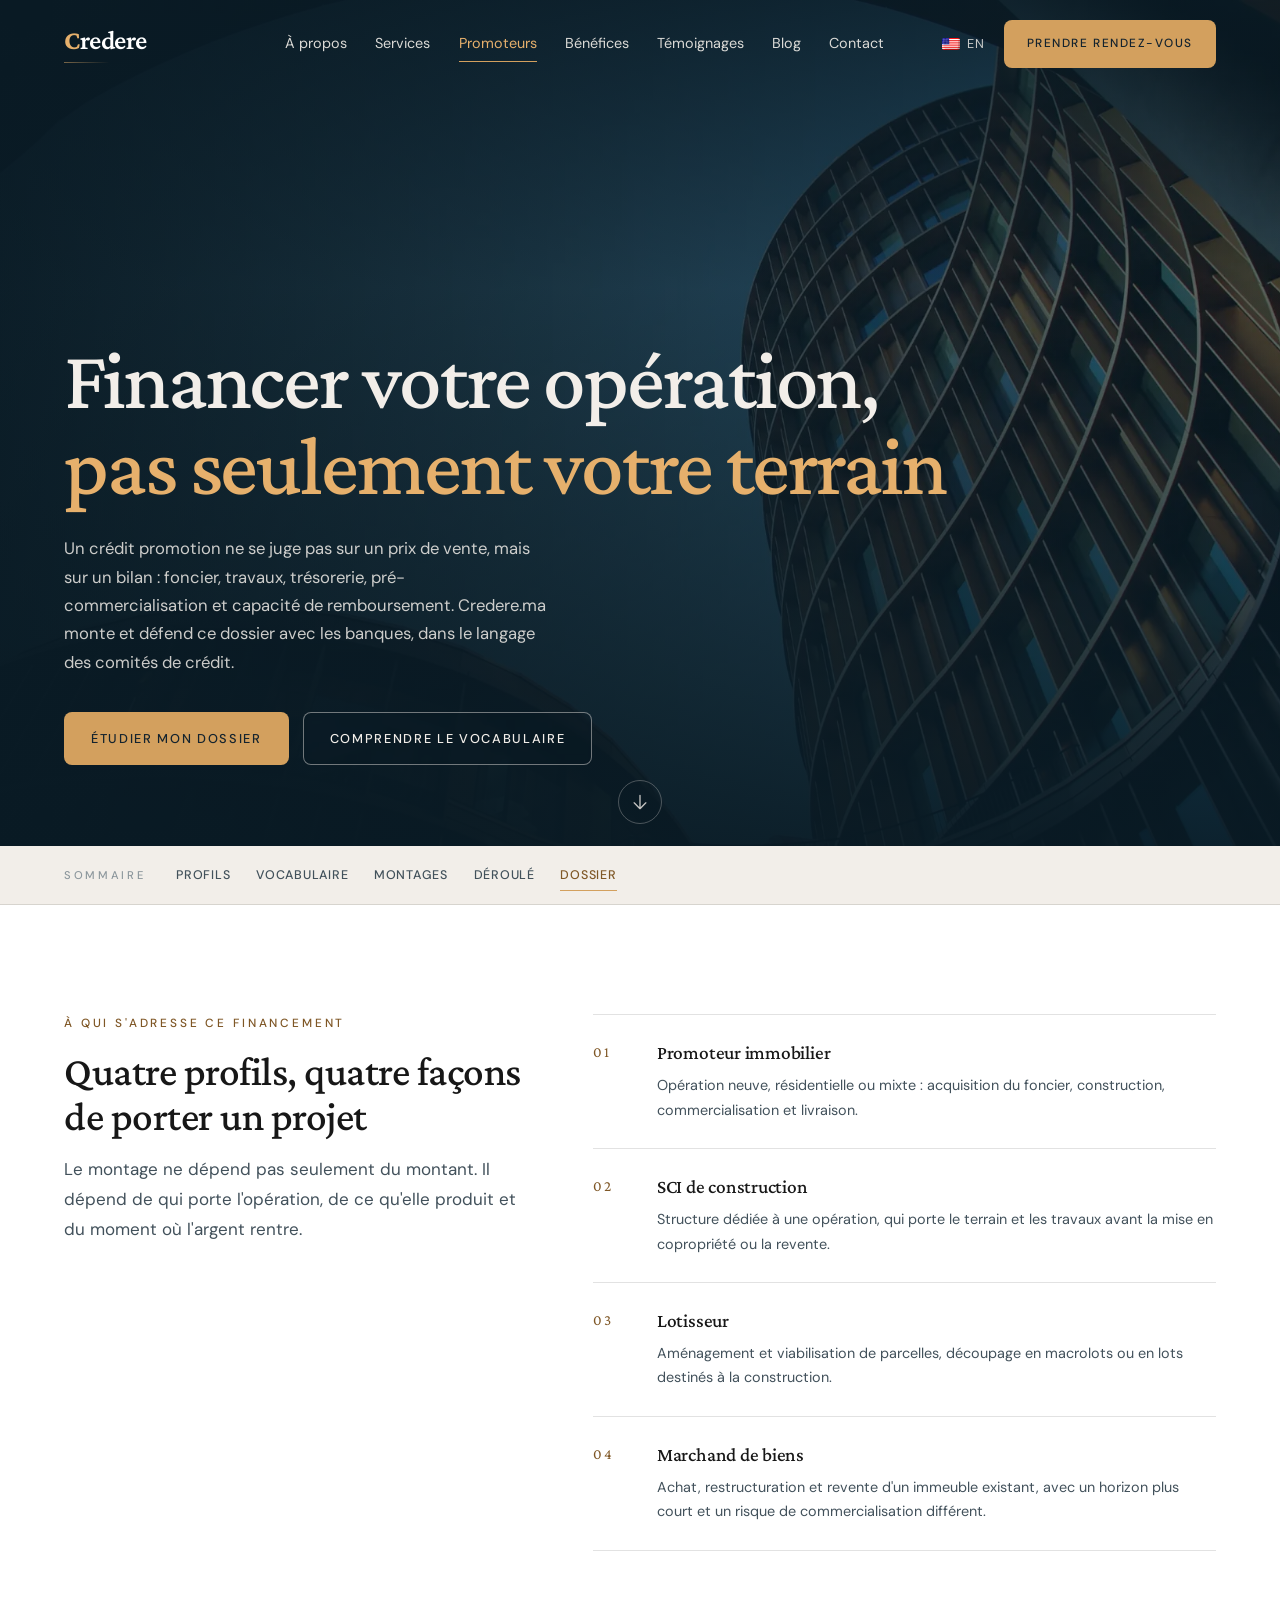
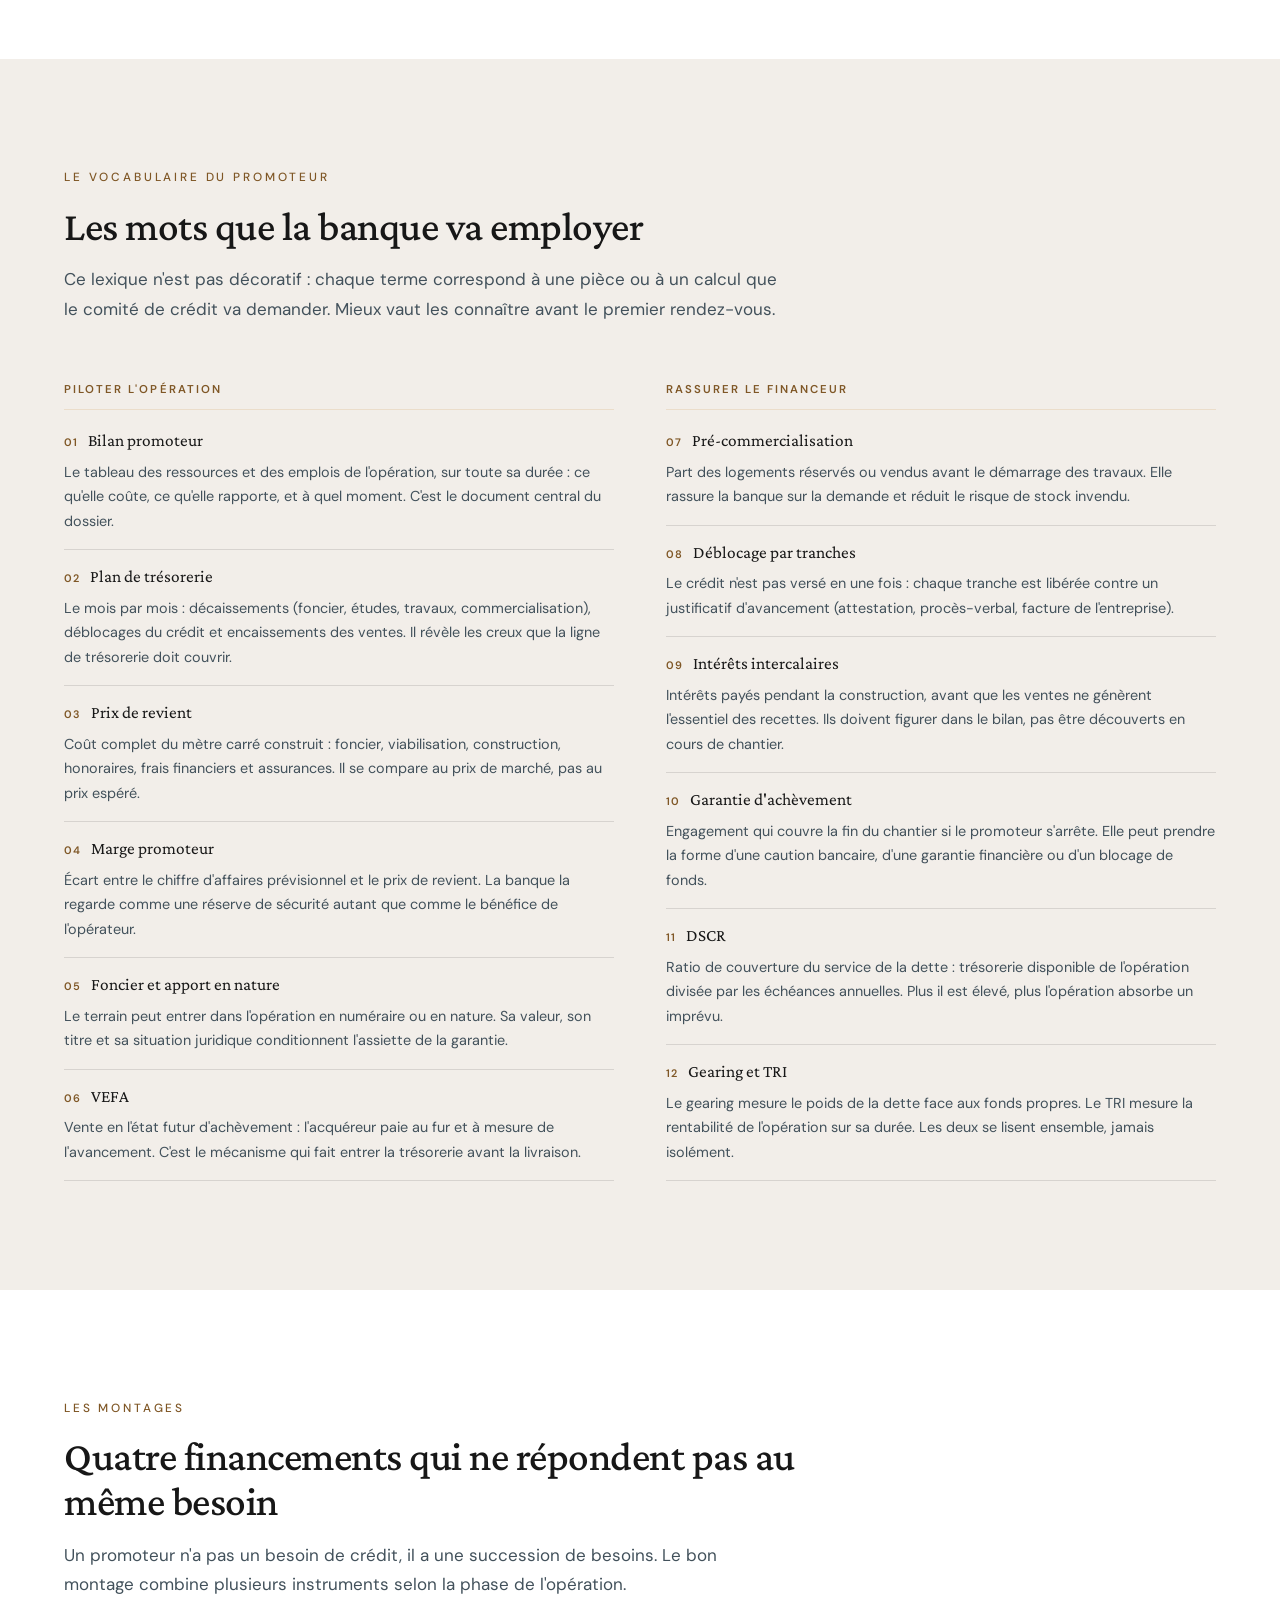
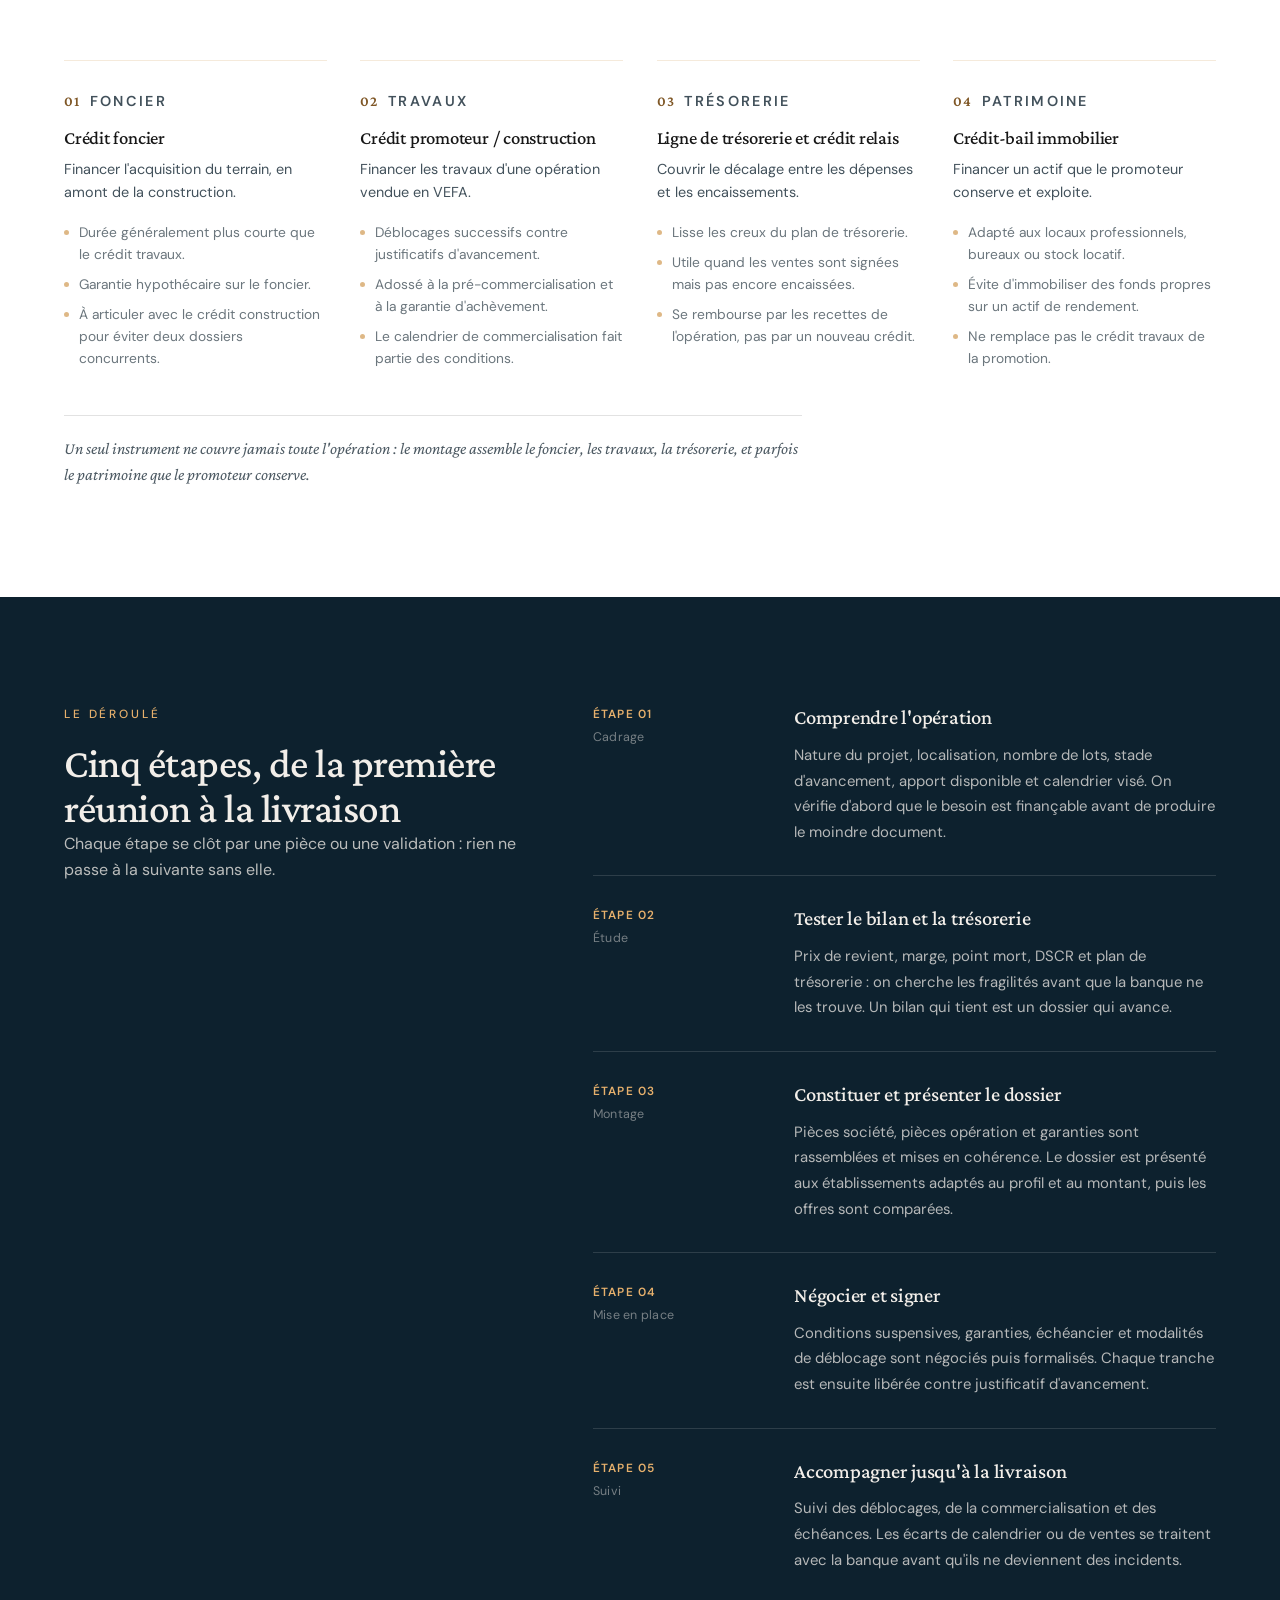
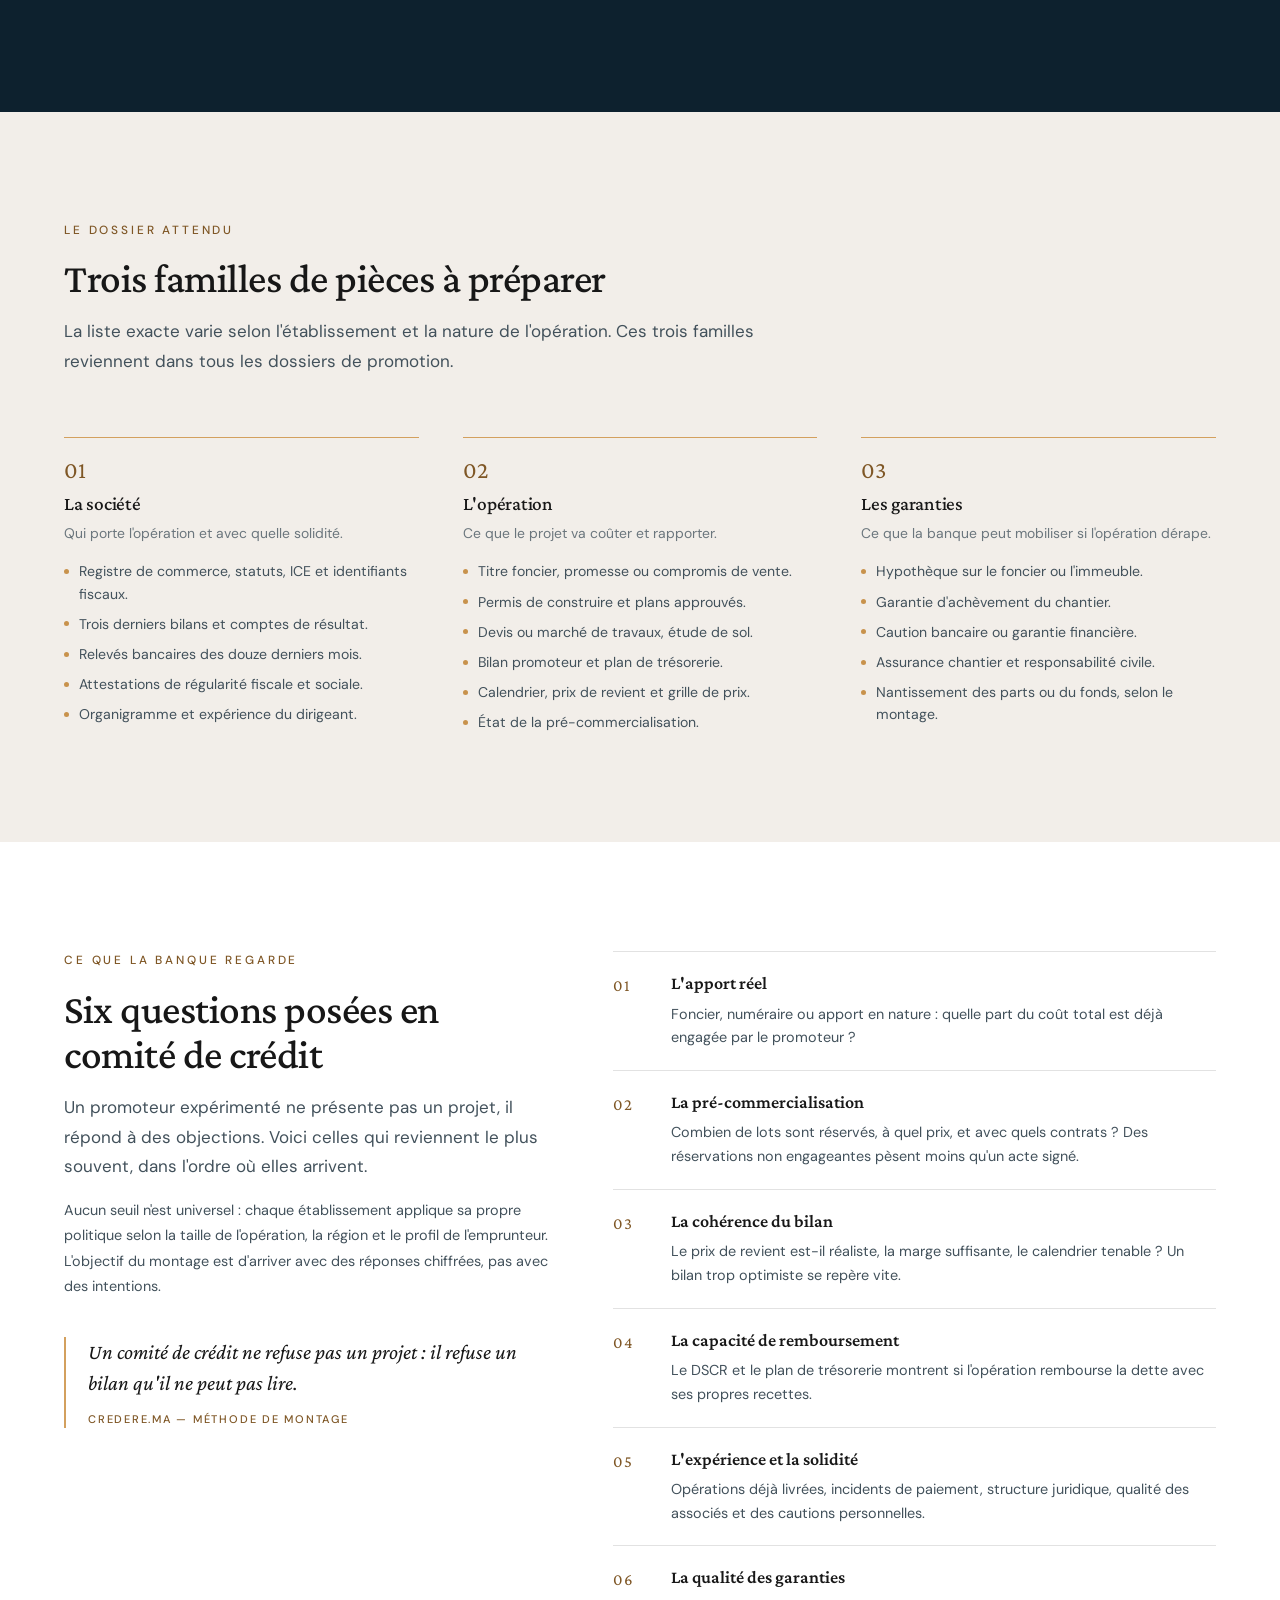
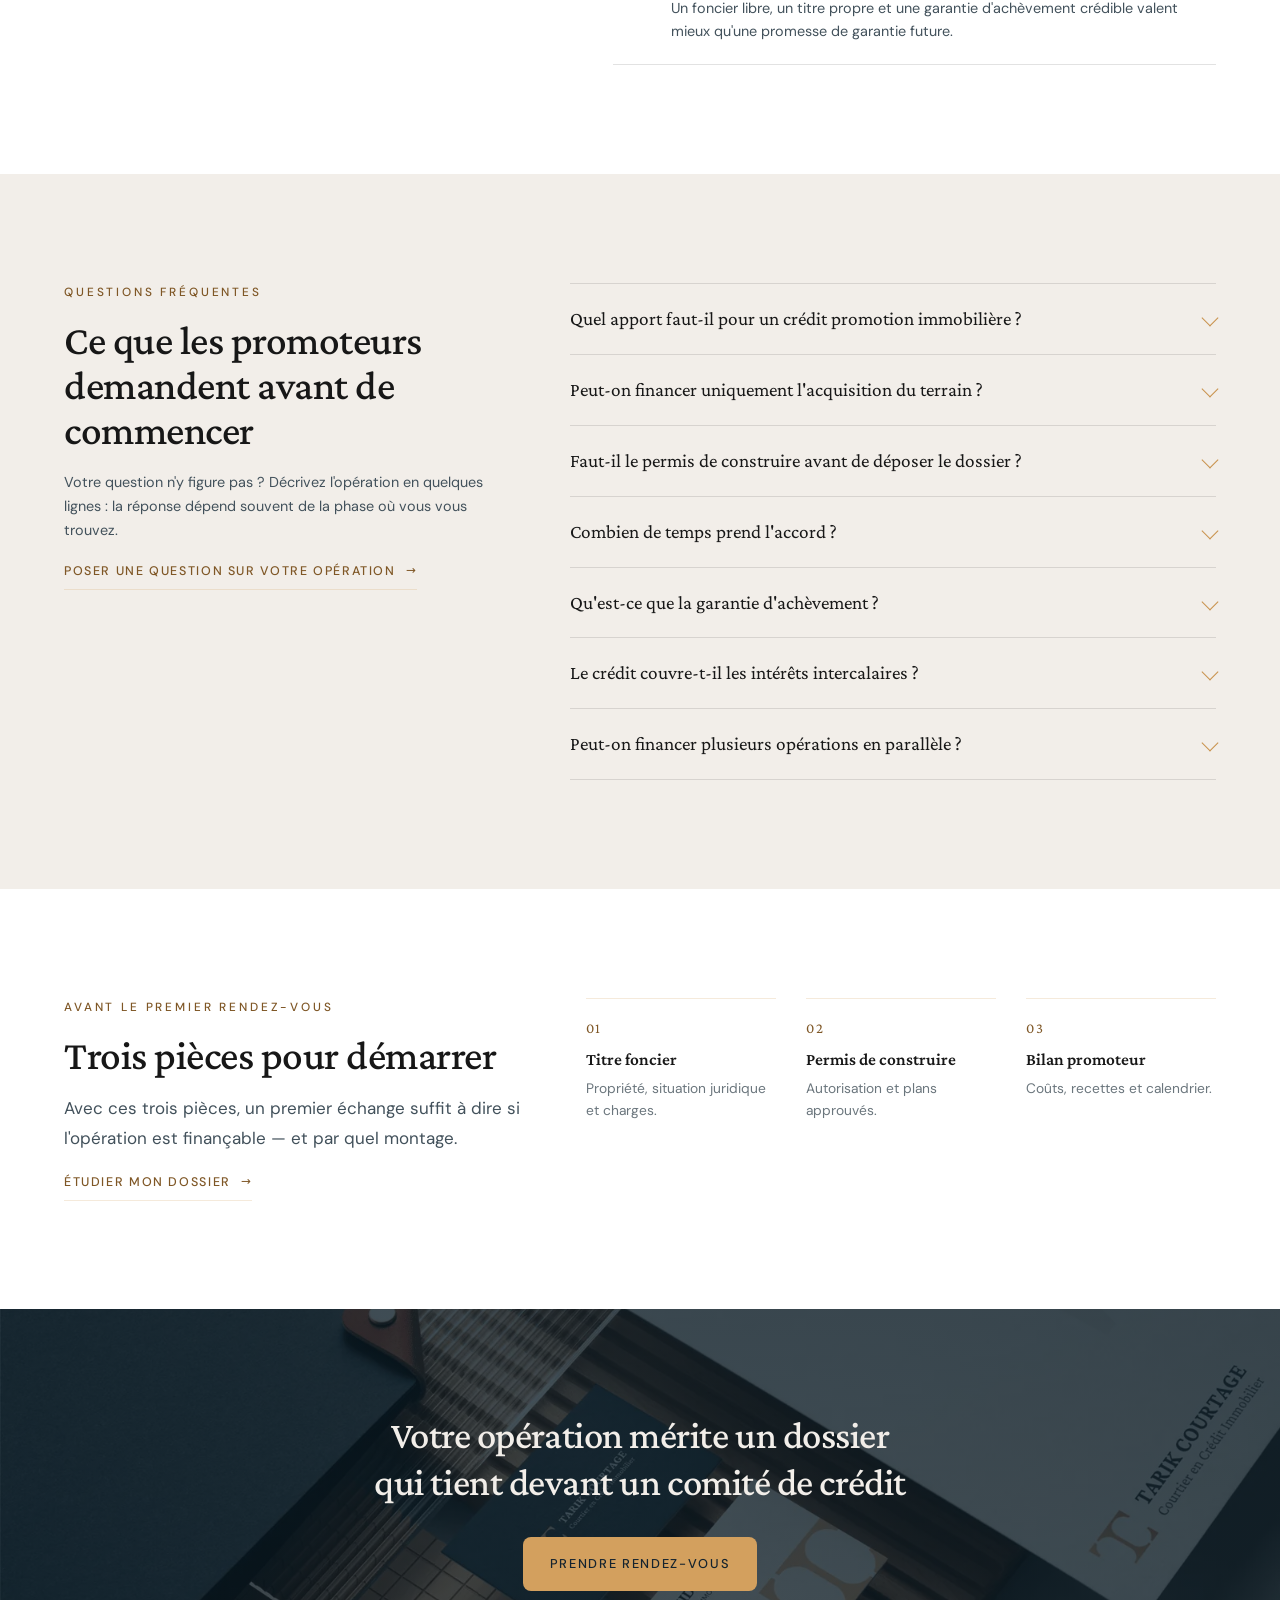
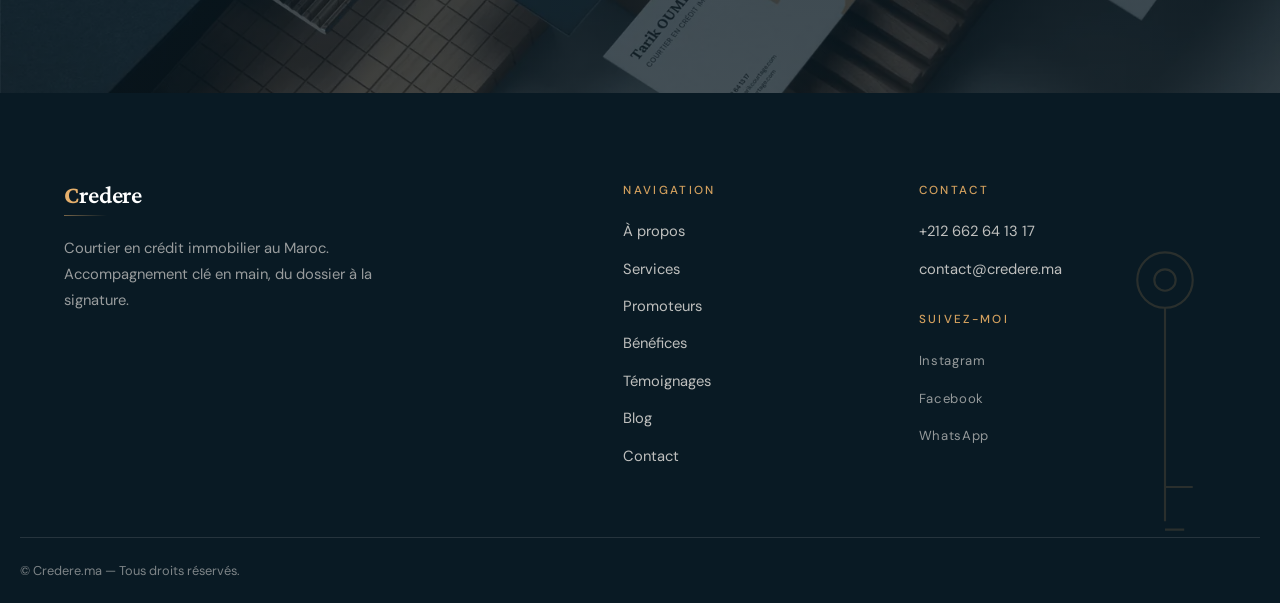
<file: promoteur-immobilier.html>
<!DOCTYPE html>
<html lang="fr">
<head>
<!-- =========================================================
     Credere.ma — page du site
     Le menu, les coordonnées et le pied de page ne sont PAS
     écrits ici : ils viennent de js/site.data.js et sont
     composés par js/layout.js. Cette page ne contient que son
     contenu propre et son <head>. Voir AGENTS.md.
     ========================================================= -->

<meta charset="utf-8">
<meta name="viewport" content="width=device-width, initial-scale=1">
<title>Crédit promotion immobilière — Credere.ma</title>
<meta name="description" content="Crédit promotion immobilière au Maroc : montage du dossier, bilan promoteur, pré-commercialisation, déblocages par tranches et garanties. Credere.ma accompagne les promoteurs de l'étude à la livraison.">
<meta name="theme-color" content="#0d212e">
<meta property="og:type" content="website">
<meta property="og:locale" content="fr_FR">
<meta property="og:title" content="Crédit promotion immobilière — Credere.ma">
<meta property="og:description" content="Financer une opération de promotion immobilière : le vocabulaire, les montages, le dossier et les critères que la banque examine vraiment.">
<meta property="og:image" content="assets/hero.png">
<link rel="preload" href="assets/fonts/CrimsonPro-400.woff2" as="font" type="font/woff2" crossorigin>
<link rel="preload" href="assets/fonts/DMSans-400.woff2" as="font" type="font/woff2" crossorigin>
<link rel="preload" as="image" href="assets/hero-960.webp" type="image/webp" media="(max-width: 767px)">
<link rel="preload" as="image" href="assets/hero-1920.webp" type="image/webp" media="(min-width: 768px)">
  <script>document.documentElement.classList.add('js');</script>
<link rel="stylesheet" href="css/tokens.css">
<link rel="stylesheet" href="css/styles.css">
<link rel="stylesheet" href="css/pages.css">
</head>
<body data-page="promoteurs">
<a class="skip-link" href="#main">Aller au contenu</a>

<div data-site-header></div>

<main id="main">

  <section class="page-head page-head--hero" aria-labelledby="promo-title">
    <div class="page-head-media" aria-hidden="true"></div>
    <div class="wrap page-head-inner">
      <h1 id="promo-title">Financer votre opération,<br><span class="hero-accent">pas seulement votre terrain</span></h1>
      <p class="page-head-intro">Un crédit promotion ne se juge pas sur un prix de vente, mais sur un bilan : foncier, travaux, trésorerie, pré-commercialisation et capacité de remboursement. Credere.ma monte et défend ce dossier avec les banques, dans le langage des comités de crédit.</p>
      <div class="hero-actions">
        <a class="btn btn--gold" href="contact.html">Étudier mon dossier</a>
        <a class="btn btn--ghost" href="#vocabulaire">Comprendre le vocabulaire</a>
      </div>
    </div>
    <a class="hero-scroll" href="#profils" aria-label="Descendre vers la section À qui s'adresse ce financement">
      <svg class="icon" viewBox="0 0 24 24" aria-hidden="true" focusable="false"><path d="M12 4v16M5 13l7 7 7-7"/></svg>
    </a>
  </section>

  <nav class="subnav" aria-label="Sommaire de la page" data-subnav>
    <div class="wrap subnav-inner">
      <p class="subnav-label">Sommaire</p>
      <ul class="subnav-list">
        <li><a href="#profils">Profils</a></li>
        <li><a href="#vocabulaire">Vocabulaire</a></li>
        <li><a href="#montages">Montages</a></li>
        <li><a href="#etapes">Déroulé</a></li>
        <li><a href="#dossier">Dossier</a></li>
      </ul>
    </div>
  </nav>

  <section class="section section--white" id="profils" aria-labelledby="profils-title">
    <div class="wrap split-layout">
      <div class="split-intro">
        <p class="eyebrow reveal">À qui s'adresse ce financement</p>
        <h2 id="profils-title" class="reveal">Quatre profils, quatre façons de porter un projet</h2>
        <p class="lead reveal">Le montage ne dépend pas seulement du montant. Il dépend de qui porte l'opération, de ce qu'elle produit et du moment où l'argent rentre.</p>
      </div>

      <ol class="ranked-list">
        <li class="ranked-item reveal">
          <span class="ranked-num" aria-hidden="true">01</span>
          <div>
            <h3>Promoteur immobilier</h3>
            <p>Opération neuve, résidentielle ou mixte : acquisition du foncier, construction, commercialisation et livraison.</p>
          </div>
        </li>
        <li class="ranked-item reveal">
          <span class="ranked-num" aria-hidden="true">02</span>
          <div>
            <h3>SCI de construction</h3>
            <p>Structure dédiée à une opération, qui porte le terrain et les travaux avant la mise en copropriété ou la revente.</p>
          </div>
        </li>
        <li class="ranked-item reveal">
          <span class="ranked-num" aria-hidden="true">03</span>
          <div>
            <h3>Lotisseur</h3>
            <p>Aménagement et viabilisation de parcelles, découpage en macrolots ou en lots destinés à la construction.</p>
          </div>
        </li>
        <li class="ranked-item reveal">
          <span class="ranked-num" aria-hidden="true">04</span>
          <div>
            <h3>Marchand de biens</h3>
            <p>Achat, restructuration et revente d'un immeuble existant, avec un horizon plus court et un risque de commercialisation différent.</p>
          </div>
        </li>
      </ol>
    </div>
  </section>

  <section class="section" id="vocabulaire" aria-labelledby="vocab-title">
    <div class="wrap">
      <header class="section-head section-head--measure">
        <p class="eyebrow reveal">Le vocabulaire du promoteur</p>
        <h2 id="vocab-title" class="reveal">Les mots que la banque va employer</h2>
        <p class="lead reveal">Ce lexique n'est pas décoratif : chaque terme correspond à une pièce ou à un calcul que le comité de crédit va demander. Mieux vaut les connaître avant le premier rendez-vous.</p>
      </header>

      <div class="glossary-split">
        <section class="glossary-group" aria-labelledby="gloss-a">
          <h3 class="glossary-group-title" id="gloss-a">Piloter l'opération</h3>
          <dl class="glossary">
            <div class="reveal">
              <dt><span class="glossary-num" aria-hidden="true">01</span><span>Bilan promoteur</span></dt>
              <dd>Le tableau des ressources et des emplois de l'opération, sur toute sa durée : ce qu'elle coûte, ce qu'elle rapporte, et à quel moment. C'est le document central du dossier.</dd>
            </div>
            <div class="reveal">
              <dt><span class="glossary-num" aria-hidden="true">02</span><span>Plan de trésorerie</span></dt>
              <dd>Le mois par mois : décaissements (foncier, études, travaux, commercialisation), déblocages du crédit et encaissements des ventes. Il révèle les creux que la ligne de trésorerie doit couvrir.</dd>
            </div>
            <div class="reveal">
              <dt><span class="glossary-num" aria-hidden="true">03</span><span>Prix de revient</span></dt>
              <dd>Coût complet du mètre carré construit : foncier, viabilisation, construction, honoraires, frais financiers et assurances. Il se compare au prix de marché, pas au prix espéré.</dd>
            </div>
            <div class="reveal">
              <dt><span class="glossary-num" aria-hidden="true">04</span><span>Marge promoteur</span></dt>
              <dd>Écart entre le chiffre d'affaires prévisionnel et le prix de revient. La banque la regarde comme une réserve de sécurité autant que comme le bénéfice de l'opérateur.</dd>
            </div>
            <div class="reveal">
              <dt><span class="glossary-num" aria-hidden="true">05</span><span>Foncier et apport en nature</span></dt>
              <dd>Le terrain peut entrer dans l'opération en numéraire ou en nature. Sa valeur, son titre et sa situation juridique conditionnent l'assiette de la garantie.</dd>
            </div>
            <div class="reveal">
              <dt><span class="glossary-num" aria-hidden="true">06</span><span>VEFA</span></dt>
              <dd>Vente en l'état futur d'achèvement : l'acquéreur paie au fur et à mesure de l'avancement. C'est le mécanisme qui fait entrer la trésorerie avant la livraison.</dd>
            </div>
          </dl>
        </section>

        <section class="glossary-group" aria-labelledby="gloss-b">
          <h3 class="glossary-group-title" id="gloss-b">Rassurer le financeur</h3>
          <dl class="glossary">
            <div class="reveal">
              <dt><span class="glossary-num" aria-hidden="true">07</span><span>Pré-commercialisation</span></dt>
              <dd>Part des logements réservés ou vendus avant le démarrage des travaux. Elle rassure la banque sur la demande et réduit le risque de stock invendu.</dd>
            </div>
            <div class="reveal">
              <dt><span class="glossary-num" aria-hidden="true">08</span><span>Déblocage par tranches</span></dt>
              <dd>Le crédit n'est pas versé en une fois : chaque tranche est libérée contre un justificatif d'avancement (attestation, procès-verbal, facture de l'entreprise).</dd>
            </div>
            <div class="reveal">
              <dt><span class="glossary-num" aria-hidden="true">09</span><span>Intérêts intercalaires</span></dt>
              <dd>Intérêts payés pendant la construction, avant que les ventes ne génèrent l'essentiel des recettes. Ils doivent figurer dans le bilan, pas être découverts en cours de chantier.</dd>
            </div>
            <div class="reveal">
              <dt><span class="glossary-num" aria-hidden="true">10</span><span>Garantie d'achèvement</span></dt>
              <dd>Engagement qui couvre la fin du chantier si le promoteur s'arrête. Elle peut prendre la forme d'une caution bancaire, d'une garantie financière ou d'un blocage de fonds.</dd>
            </div>
            <div class="reveal">
              <dt><span class="glossary-num" aria-hidden="true">11</span><span>DSCR</span></dt>
              <dd>Ratio de couverture du service de la dette : trésorerie disponible de l'opération divisée par les échéances annuelles. Plus il est élevé, plus l'opération absorbe un imprévu.</dd>
            </div>
            <div class="reveal">
              <dt><span class="glossary-num" aria-hidden="true">12</span><span>Gearing et TRI</span></dt>
              <dd>Le gearing mesure le poids de la dette face aux fonds propres. Le TRI mesure la rentabilité de l'opération sur sa durée. Les deux se lisent ensemble, jamais isolément.</dd>
            </div>
          </dl>
        </section>
      </div>
    </div>
  </section>

  <section class="section section--white" id="montages" aria-labelledby="montages-title">
    <div class="wrap">
      <header class="section-head section-head--measure">
        <p class="eyebrow reveal">Les montages</p>
        <h2 id="montages-title" class="reveal">Quatre financements qui ne répondent pas au même besoin</h2>
        <p class="lead reveal">Un promoteur n'a pas un besoin de crédit, il a une succession de besoins. Le bon montage combine plusieurs instruments selon la phase de l'opération.</p>
      </header>

      <div class="phases">
        <article class="phase-card reveal">
          <p class="phase-step"><span class="phase-num">01</span>Foncier</p>
          <h3>Crédit foncier</h3>
          <p>Financer l'acquisition du terrain, en amont de la construction.</p>
          <ul>
            <li>Durée généralement plus courte que le crédit travaux.</li>
            <li>Garantie hypothécaire sur le foncier.</li>
            <li>À articuler avec le crédit construction pour éviter deux dossiers concurrents.</li>
          </ul>
        </article>

        <article class="phase-card reveal">
          <p class="phase-step"><span class="phase-num">02</span>Travaux</p>
          <h3>Crédit promoteur / construction</h3>
          <p>Financer les travaux d'une opération vendue en VEFA.</p>
          <ul>
            <li>Déblocages successifs contre justificatifs d'avancement.</li>
            <li>Adossé à la pré-commercialisation et à la garantie d'achèvement.</li>
            <li>Le calendrier de commercialisation fait partie des conditions.</li>
          </ul>
        </article>

        <article class="phase-card reveal">
          <p class="phase-step"><span class="phase-num">03</span>Trésorerie</p>
          <h3>Ligne de trésorerie et crédit relais</h3>
          <p>Couvrir le décalage entre les dépenses et les encaissements.</p>
          <ul>
            <li>Lisse les creux du plan de trésorerie.</li>
            <li>Utile quand les ventes sont signées mais pas encore encaissées.</li>
            <li>Se rembourse par les recettes de l'opération, pas par un nouveau crédit.</li>
          </ul>
        </article>

        <article class="phase-card reveal">
          <p class="phase-step"><span class="phase-num">04</span>Patrimoine</p>
          <h3>Crédit-bail immobilier</h3>
          <p>Financer un actif que le promoteur conserve et exploite.</p>
          <ul>
            <li>Adapté aux locaux professionnels, bureaux ou stock locatif.</li>
            <li>Évite d'immobiliser des fonds propres sur un actif de rendement.</li>
            <li>Ne remplace pas le crédit travaux de la promotion.</li>
          </ul>
        </article>
      </div>

      <p class="note-line reveal">Un seul instrument ne couvre jamais toute l'opération : le montage assemble le foncier, les travaux, la trésorerie, et parfois le patrimoine que le promoteur conserve.</p>
    </div>
  </section>

  <section class="section section--navy" id="etapes" aria-labelledby="etapes-title">
    <div class="wrap split-layout">
      <div class="split-intro split-intro--light">
        <p class="eyebrow eyebrow--light reveal">Le déroulé</p>
        <h2 id="etapes-title" class="reveal">Cinq étapes, de la première réunion à la livraison</h2>
        <p class="reveal">Chaque étape se clôt par une pièce ou une validation : rien ne passe à la suivante sans elle.</p>
      </div>

      <ol class="timeline">
        <li class="timeline-item reveal">
          <p class="timeline-when">Étape 01<span>Cadrage</span></p>
          <div class="timeline-what">
            <h3 class="timeline-role">Comprendre l'opération</h3>
            <p>Nature du projet, localisation, nombre de lots, stade d'avancement, apport disponible et calendrier visé. On vérifie d'abord que le besoin est finançable avant de produire le moindre document.</p>
          </div>
        </li>

        <li class="timeline-item reveal">
          <p class="timeline-when">Étape 02<span>Étude</span></p>
          <div class="timeline-what">
            <h3 class="timeline-role">Tester le bilan et la trésorerie</h3>
            <p>Prix de revient, marge, point mort, DSCR et plan de trésorerie : on cherche les fragilités avant que la banque ne les trouve. Un bilan qui tient est un dossier qui avance.</p>
          </div>
        </li>

        <li class="timeline-item reveal">
          <p class="timeline-when">Étape 03<span>Montage</span></p>
          <div class="timeline-what">
            <h3 class="timeline-role">Constituer et présenter le dossier</h3>
            <p>Pièces société, pièces opération et garanties sont rassemblées et mises en cohérence. Le dossier est présenté aux établissements adaptés au profil et au montant, puis les offres sont comparées.</p>
          </div>
        </li>

        <li class="timeline-item reveal">
          <p class="timeline-when">Étape 04<span>Mise en place</span></p>
          <div class="timeline-what">
            <h3 class="timeline-role">Négocier et signer</h3>
            <p>Conditions suspensives, garanties, échéancier et modalités de déblocage sont négociés puis formalisés. Chaque tranche est ensuite libérée contre justificatif d'avancement.</p>
          </div>
        </li>

        <li class="timeline-item reveal">
          <p class="timeline-when">Étape 05<span>Suivi</span></p>
          <div class="timeline-what">
            <h3 class="timeline-role">Accompagner jusqu'à la livraison</h3>
            <p>Suivi des déblocages, de la commercialisation et des échéances. Les écarts de calendrier ou de ventes se traitent avec la banque avant qu'ils ne deviennent des incidents.</p>
          </div>
        </li>
      </ol>
    </div>
  </section>

  <section class="section" id="dossier" aria-labelledby="dossier-title">
    <div class="wrap">
      <header class="section-head section-head--measure">
        <p class="eyebrow reveal">Le dossier attendu</p>
        <h2 id="dossier-title" class="reveal">Trois familles de pièces à préparer</h2>
        <p class="lead reveal">La liste exacte varie selon l'établissement et la nature de l'opération. Ces trois familles reviennent dans tous les dossiers de promotion.</p>
      </header>

      <div class="dossier-grid">
        <article class="dossier-card reveal">
          <p class="dossier-num" aria-hidden="true">01</p>
          <h3>La société</h3>
          <p>Qui porte l'opération et avec quelle solidité.</p>
          <ul>
            <li>Registre de commerce, statuts, ICE et identifiants fiscaux.</li>
            <li>Trois derniers bilans et comptes de résultat.</li>
            <li>Relevés bancaires des douze derniers mois.</li>
            <li>Attestations de régularité fiscale et sociale.</li>
            <li>Organigramme et expérience du dirigeant.</li>
          </ul>
        </article>

        <article class="dossier-card reveal">
          <p class="dossier-num" aria-hidden="true">02</p>
          <h3>L'opération</h3>
          <p>Ce que le projet va coûter et rapporter.</p>
          <ul>
            <li>Titre foncier, promesse ou compromis de vente.</li>
            <li>Permis de construire et plans approuvés.</li>
            <li>Devis ou marché de travaux, étude de sol.</li>
            <li>Bilan promoteur et plan de trésorerie.</li>
            <li>Calendrier, prix de revient et grille de prix.</li>
            <li>État de la pré-commercialisation.</li>
          </ul>
        </article>

        <article class="dossier-card reveal">
          <p class="dossier-num" aria-hidden="true">03</p>
          <h3>Les garanties</h3>
          <p>Ce que la banque peut mobiliser si l'opération dérape.</p>
          <ul>
            <li>Hypothèque sur le foncier ou l'immeuble.</li>
            <li>Garantie d'achèvement du chantier.</li>
            <li>Caution bancaire ou garantie financière.</li>
            <li>Assurance chantier et responsabilité civile.</li>
            <li>Nantissement des parts ou du fonds, selon le montage.</li>
          </ul>
        </article>
      </div>
    </div>
  </section>

  <section class="section section--white" id="criteres" aria-labelledby="criteres-title">
    <div class="wrap criteria-layout">
      <div class="criteria-intro">
        <p class="eyebrow reveal">Ce que la banque regarde</p>
        <h2 id="criteres-title" class="reveal">Six questions posées en comité de crédit</h2>
        <p class="lead reveal">Un promoteur expérimenté ne présente pas un projet, il répond à des objections. Voici celles qui reviennent le plus souvent, dans l'ordre où elles arrivent.</p>
        <p class="reveal">Aucun seuil n'est universel : chaque établissement applique sa propre politique selon la taille de l'opération, la région et le profil de l'emprunteur. L'objectif du montage est d'arriver avec des réponses chiffrées, pas avec des intentions.</p>

        <blockquote class="pull-quote reveal">
          <p>Un comité de crédit ne refuse pas un projet : il refuse un bilan qu'il ne peut pas lire.</p>
          <cite>Credere.ma — méthode de montage</cite>
        </blockquote>
      </div>

      <ol class="criteria">
        <li class="reveal">
          <span class="criteria-num">01</span>
          <div>
            <strong>L'apport réel</strong>
            <span>Foncier, numéraire ou apport en nature : quelle part du coût total est déjà engagée par le promoteur ?</span>
          </div>
        </li>
        <li class="reveal">
          <span class="criteria-num">02</span>
          <div>
            <strong>La pré-commercialisation</strong>
            <span>Combien de lots sont réservés, à quel prix, et avec quels contrats ? Des réservations non engageantes pèsent moins qu'un acte signé.</span>
          </div>
        </li>
        <li class="reveal">
          <span class="criteria-num">03</span>
          <div>
            <strong>La cohérence du bilan</strong>
            <span>Le prix de revient est-il réaliste, la marge suffisante, le calendrier tenable ? Un bilan trop optimiste se repère vite.</span>
          </div>
        </li>
        <li class="reveal">
          <span class="criteria-num">04</span>
          <div>
            <strong>La capacité de remboursement</strong>
            <span>Le DSCR et le plan de trésorerie montrent si l'opération rembourse la dette avec ses propres recettes.</span>
          </div>
        </li>
        <li class="reveal">
          <span class="criteria-num">05</span>
          <div>
            <strong>L'expérience et la solidité</strong>
            <span>Opérations déjà livrées, incidents de paiement, structure juridique, qualité des associés et des cautions personnelles.</span>
          </div>
        </li>
        <li class="reveal">
          <span class="criteria-num">06</span>
          <div>
            <strong>La qualité des garanties</strong>
            <span>Un foncier libre, un titre propre et une garantie d'achèvement crédible valent mieux qu'une promesse de garantie future.</span>
          </div>
        </li>
      </ol>
    </div>
  </section>

  <section class="section" id="faq" aria-labelledby="faq-title">
    <div class="wrap faq-split">
      <div class="faq-side">
        <p class="eyebrow reveal">Questions fréquentes</p>
        <h2 id="faq-title" class="reveal">Ce que les promoteurs demandent avant de commencer</h2>
        <p class="faq-side-note reveal">Votre question n'y figure pas ? Décrivez l'opération en quelques lignes : la réponse dépend souvent de la phase où vous vous trouvez.</p>
        <a class="text-link reveal" href="contact.html">Poser une question sur votre opération</a>
      </div>

      <div class="faq reveal">
        <details>
          <summary>Quel apport faut-il pour un crédit promotion immobilière ?</summary>
          <p>Il n'existe pas de pourcentage unique. La banque regarde la part du coût total déjà engagée par le promoteur, la nature de cet apport — foncier, numéraire ou garantie — et sa capacité à absorber un dépassement. Le foncier apporté en nature est souvent valorisé, mais sa valeur est expertisée et son titre vérifié.</p>
        </details>
        <details>
          <summary>Peut-on financer uniquement l'acquisition du terrain ?</summary>
          <p>Oui, avec un crédit foncier. Mais ce financement est généralement plus court et adossé à une garantie hypothécaire. Il doit être articulé avec le crédit construction : deux dossiers non coordonnés créent souvent un double emploi et une charge d'intérêts mal maîtrisée.</p>
        </details>
        <details>
          <summary>Faut-il le permis de construire avant de déposer le dossier ?</summary>
          <p>Il est fortement recommandé, et la plupart des établissements l'exigent avant l'accord définitif. Certains acceptent une étude préalable pour instruire le dossier, mais le déblocage des fonds reste conditionné à la régularité administrative de l'opération.</p>
        </details>
        <details>
          <summary>Combien de temps prend l'accord ?</summary>
          <p>Le délai dépend de la complétude du dossier, du montant et du circuit de décision de la banque. Un dossier incomplet est renvoyé, ce qui ajoute un cycle entier. C'est pourquoi l'étape d'étude et de montage en amont n'est pas du temps perdu : c'est ce qui évite les allers-retours.</p>
        </details>
        <details>
          <summary>Qu'est-ce que la garantie d'achèvement ?</summary>
          <p>C'est l'engagement qui permet à l'acquéreur — et à la banque — d'être couvert si le chantier ne va pas au bout. Elle peut être une caution bancaire, une garantie financière spécialisée ou un blocage de fonds suffisant pour terminer les travaux. Son coût et ses conditions doivent être intégrés au bilan promoteur.</p>
        </details>
        <details>
          <summary>Le crédit couvre-t-il les intérêts intercalaires ?</summary>
          <p>Cela dépend du montage. Certains crédits incluent les intérêts dans l'enveloppe, d'autres les laissent à la charge du promoteur jusqu'aux premiers encaissements. Dans tous les cas, ils doivent apparaître dans le plan de trésorerie : les découvrir en cours de chantier est l'une des causes classiques de tension.</p>
        </details>
        <details>
          <summary>Peut-on financer plusieurs opérations en parallèle ?</summary>
          <p>C'est possible, mais chaque opération est généralement analysée séparément, avec ses propres garanties et son propre plan de trésorerie. La banque vérifie surtout que la trésorerie d'une opération n'est pas utilisée pour combler les besoins d'une autre.</p>
        </details>
      </div>
    </div>
  </section>

  <section class="section start-band" aria-labelledby="start-title">
    <div class="wrap start-layout">
      <div class="start-intro">
        <p class="eyebrow reveal">Avant le premier rendez-vous</p>
        <h2 id="start-title" class="reveal">Trois pièces pour démarrer</h2>
        <p class="lead reveal">Avec ces trois pièces, un premier échange suffit à dire si l'opération est finançable — et par quel montage.</p>
        <a class="text-link reveal" href="contact.html">Étudier mon dossier</a>
      </div>

      <ol class="start-list">
        <li class="reveal">
          <span class="start-num" aria-hidden="true">01</span>
          <strong>Titre foncier</strong>
          <span>Propriété, situation juridique et charges.</span>
        </li>
        <li class="reveal">
          <span class="start-num" aria-hidden="true">02</span>
          <strong>Permis de construire</strong>
          <span>Autorisation et plans approuvés.</span>
        </li>
        <li class="reveal">
          <span class="start-num" aria-hidden="true">03</span>
          <strong>Bilan promoteur</strong>
          <span>Coûts, recettes et calendrier.</span>
        </li>
      </ol>
    </div>
  </section>

  <section class="cta-band" aria-labelledby="cta-title">
    <div class="cta-media" aria-hidden="true"></div>
    <div class="wrap cta-inner">
      <h2 id="cta-title">Votre opération mérite un dossier qui tient devant un comité de crédit</h2>
      <a class="btn btn--gold" href="contact.html">Prendre rendez-vous</a>
    </div>
  </section>

</main>

<div data-site-footer></div>

<script src="js/site.data.js"></script>
<script src="js/layout.js"></script>
<script src="js/ui.js"></script>
</body>
</html>
</file>
<file: css/tokens.css>
/* =========================================================
   Credere.ma — css/tokens.css
   Toutes les variables du site, en un seul endroit.
   ---------------------------------------------------------
   Couleurs, typographies, espacements, rayons, transitions.
   styles.css et pages.css ne déclarent plus aucune couleur
   en dur : elles n'utilisent que les variables ci-dessous.
   ========================================================= */
:root {
  /* ---- Couleurs : or ---- */
  --gold: #d3a05e;
  --gold-soft: #e6b06c;
  --gold-deep: #c8924c;
  --gold-ink: #7f5726;

  /* ---- Couleurs : bleu nuit ---- */
  --navy: #0d212e;
  --navy-deep: #091a24;
  --navy-soft: #12303f;

  /* ---- Couleurs : teintes secondaires (dégradés et textes discrets) ---- */
  --navy-ink: #14232e;
  --navy-glow: #16374a;
  --navy-glow-soft: #143547;
  --ink-soft-2: #4d5a63;
  --ink-faint: #6b767d;

  /* ---- Couleurs : fonds et texte ---- */
  --cream: #f2eee9;
  --cream-warm: #e6e0d7;
  --white: #ffffff;
  --ink: #171717;
  --ink-soft: #42515b;
  --ink-mute: #8d979d;

  /* ---- Couleurs : signalement d'erreur ---- */
  --danger: #a3241f;
  --danger-soft: #b8342e;

  /* ---- Filets ---- */
  --line-gold: rgba(211, 160, 94, .22);
  --line-cream: rgba(23, 23, 23, .12);

  /* ---- Typographies ---- */
  --font-display: 'Crimson Pro', 'Iowan Old Style', Georgia, 'Times New Roman', serif;
  --font-body: 'DM Sans', system-ui, -apple-system, 'Segoe UI', Arial, sans-serif;

  /* ---- Rayons ---- */
  --radius: 8px;
  --radius-lg: 14px;

  /* ---- Mise en page ---- */
  --container: 1240px;
  --gutter: clamp(20px, 4vw, 44px);
  --section-y: clamp(64px, 8.5vw, 112px);
  --header-h: 88px;

  /* ---- Mouvement ---- */
  --ease-out: cubic-bezier(.22, .61, .36, 1);

  /* ---- Ombres ---- */
  --shadow: 0 30px 70px -34px rgba(9, 26, 36, .5);

  /* =========================================================
     ÉCHELLE PUBLIÉE — voir DESIGN.md
     Version nommée des valeurs réellement utilisées par le site.
     Les règles existantes gardent leurs valeurs actuelles ; toute
     nouvelle règle pioche ici, jamais dans un littéral.
     ========================================================= */

  /* ---- Rôles sémantiques : couleur ---- */
  --bg-page: var(--cream);
  --bg-raised: var(--white);
  --bg-inverse: var(--navy);
  --surface-muted: var(--cream-warm);

  --fg-strong: var(--ink);
  --fg-body: var(--ink-soft);
  --fg-quiet: var(--ink-mute);            /* décoratif : ne porte jamais de texte */
  --fg-inverse: var(--cream);
  --fg-accent: var(--gold-ink);           /* or lisible sur fond clair */
  --fg-accent-inverse: var(--gold-soft);  /* or lisible sur fond nuit */
  --fg-danger: var(--danger);

  /* ---- Filets ---- */
  --hairline: 1px solid var(--line-cream);
  --hairline-gold: 1px solid var(--line-gold);

  /* ---- Échelle typographique ---- */
  --weight-regular: 400;
  --weight-medium: 500;
  --weight-semibold: 600;

  --text-2xs: .68rem;                         /* ~11px — mentions, compteurs */
  --text-xs: .74rem;                          /* ~12px — étiquettes, fil d'Ariane */
  --text-sm: .8rem;                           /* ~13px — boutons, interface */
  --text-md: .9rem;                           /* ~14px — petits paragraphes, métadonnées */
  --text-body: .95rem;                        /* ~15px — texte courant des composants */
  --text-body-lg: 1.06rem;                    /* ~17px — texte courant long */
  --text-lead: 1.15rem;                       /* ~18px — chapô */
  --text-h3: clamp(1.35rem, 1.9vw, 1.62rem);
  --text-h2: clamp(1.85rem, 3.2vw, 3rem);
  --text-display: clamp(2rem, 4.4vw, 3.45rem);
  --text-h1: clamp(2.7rem, 6.6vw, 5.6rem);

  --leading-tight: 1.08;
  --leading-snug: 1.3;
  --leading-body: 1.65;
  --leading-loose: 1.75;

  --tracking-tight: -.01em;
  --tracking-wide: .06em;
  --tracking-caps: .13em;
  --tracking-eyebrow: .24em;

  --measure: 66ch;                            /* largeur de lecture confortable */

  /* ---- Échelle d'espacement (multiples de 4) ---- */
  --space-1: 4px;
  --space-2: 8px;
  --space-3: 12px;
  --space-4: 16px;
  --space-5: 20px;
  --space-6: 24px;
  --space-7: 32px;
  --space-8: 40px;
  --space-9: 48px;
  --space-10: 56px;
  --space-11: 64px;
  --space-12: 80px;
  --space-13: 96px;
  --space-14: 112px;
  --space-15: 128px;

  /* ---- Rayons ---- */
  --radius-pill: 999px;

  /* ---- Mouvement ---- */
  --dur-fast: .18s;
  --dur-base: .22s;
  --dur-mid: .26s;
  --dur-slow: .35s;
  --dur-reveal: .55s;

  /* ---- Focus ---- */
  --ring: 0 0 0 3px rgba(211, 160, 94, .38);
  --ring-danger: 0 0 0 3px rgba(184, 52, 46, .18);
  --outline-focus: 2px solid var(--gold-soft);

  /* ---- Élévation ---- */
  --shadow-sm: 0 10px 24px -16px rgba(9, 26, 36, .35);
  --shadow-md: var(--shadow);
  --shadow-lg: 0 44px 90px -40px rgba(9, 26, 36, .62);

  /* ---- Plan de superposition ---- */
  --z-base: 0;
  --z-header: 100;
  --z-overlay: 200;
}

/* ---- Mobile ----
   Le corps de texte passe à 16px minimum sous 768px : c'est le seuil
   en dessous duquel iOS agrandit la page au focus d'un champ, et le
   seuil de lisibilité retenu par DESIGN.md. Aucune valeur desktop ne
   bouge : l'override ne s'applique qu'aux petits écrans. */
@media (max-width: 767px) {
  :root {
    --text-md: 1rem;
  }
}
</file>
<file: css/styles.css>
/* =========================================================
   Credere.ma — page d'accueil
   Charte visuelle Credere.ma
   ========================================================= */

/* ---------- Polices locales ---------- */
@font-face {
  font-family: 'Crimson Pro';
  font-style: normal;
  font-weight: 300 900;
  font-display: swap;
  src: url('../assets/fonts/CrimsonPro-400.woff2') format('woff2');
}
@font-face {
  font-family: 'Crimson Pro';
  font-style: italic;
  font-weight: 400;
  font-display: swap;
  src: url('../assets/fonts/CrimsonPro-400-italic.woff2') format('woff2');
}
@font-face {
  font-family: 'DM Sans';
  font-style: normal;
  font-weight: 400;
  font-display: swap;
  src: url('../assets/fonts/DMSans-400.woff2') format('woff2');
}
@font-face {
  font-family: 'DM Sans';
  font-style: normal;
  font-weight: 500;
  font-display: swap;
  src: url('../assets/fonts/DMSans-500.woff2') format('woff2');
}
@font-face {
  font-family: 'DM Sans';
  font-style: normal;
  font-weight: 600;
  font-display: swap;
  src: url('../assets/fonts/DMSans-600.woff2') format('woff2');
}
@font-face {
  font-family: 'DM Sans';
  font-style: normal;
  font-weight: 700;
  font-display: swap;
  src: url('../assets/fonts/DMSans-700.woff2') format('woff2');
}

/* ---------- Jetons ---------- */
/* Les variables (couleurs, typographies, espacements, rayons) sont
   déclarées une seule fois dans css/tokens.css. */
/* ---------- Base ---------- */
*,
*::before,
*::after { box-sizing: border-box; }

html {
  -webkit-text-size-adjust: 100%;
  scroll-behavior: smooth;
}

body {
  margin: 0;
  background: var(--cream);
  color: var(--ink);
  font-family: var(--font-body);
  font-size: 1rem;
  line-height: 1.65;
  -webkit-font-smoothing: antialiased;
  text-rendering: optimizeLegibility;
}

body.nav-open { overflow: hidden; }

img { max-width: 100%; height: auto; display: block; }
/* <picture> ne doit pas créer de boîte : l'image se comporte comme si
   elle était seule dans son conteneur (réserve en WebP, repli en PNG). */
picture { display: contents; }

h1, h2, h3, h4 {
  margin: 0;
  font-family: var(--font-display);
  font-weight: 500;
  line-height: 1.12;
  letter-spacing: -.012em;
}

p { margin: 0; }

ul, ol { margin: 0; padding: 0; list-style: none; }

a { color: inherit; text-decoration: none; }

button { font: inherit; color: inherit; }

:focus-visible {
  outline: 2px solid var(--gold-soft);
  outline-offset: 3px;
  border-radius: 4px;
}

.wrap {
  width: 100%;
  max-width: var(--container);
  margin-inline: auto;
  padding-inline: var(--gutter);
}

.skip-link {
  position: absolute;
  left: 16px;
  top: -80px;
  z-index: 200;
  background: var(--navy);
  color: var(--cream);
  padding: 12px 20px;
  border-radius: var(--radius);
  font-size: .9rem;
  transition: top .2s var(--ease-out);
}
.skip-link:focus { top: 16px; }

.icon {
  width: 20px;
  height: 20px;
  flex: none;
  fill: none;
  stroke: currentColor;
  stroke-width: 1.6;
  stroke-linecap: round;
  stroke-linejoin: round;
}

/* ---------- Boutons ---------- */
.btn {
  display: inline-flex;
  align-items: center;
  justify-content: center;
  gap: 10px;
  padding: 15px 26px;
  border: 1px solid transparent;
  border-radius: var(--radius);
  font-family: var(--font-body);
  font-size: .8rem;
  font-weight: 500;
  letter-spacing: .13em;
  text-transform: uppercase;
  cursor: pointer;
  transition: background-color .22s var(--ease-out), color .22s var(--ease-out),
              border-color .22s var(--ease-out), transform .22s var(--ease-out);
}

.btn--gold {
  background: var(--gold);
  color: var(--navy-ink);
}
.btn--gold:hover { background: var(--gold-soft); transform: translateY(-1px); }
.btn--gold:active { transform: translateY(0); }

.btn--ghost {
  border-color: rgba(242, 238, 233, .45);
  color: var(--cream);
  background: rgba(9, 26, 36, .18);
  backdrop-filter: blur(2px);
}
.btn--ghost:hover { border-color: var(--cream); background: rgba(242, 238, 233, .1); }

.btn--line {
  border-color: rgba(23, 23, 23, .22);
  color: var(--ink);
}
.btn--line:hover { border-color: var(--gold-deep); color: var(--gold-ink); background: rgba(211, 160, 94, .08); }

.btn--block { width: 100%; }

/* État désactivé — défini par DESIGN.md, aucun usage actuel dans les pages. */
.btn:disabled,
.btn[aria-disabled="true"] {
  opacity: .45;
  cursor: not-allowed;
  pointer-events: none;
  transform: none;
}

/* ---------- En-tête ---------- */
.site-header {
  position: fixed;
  inset: 0 0 auto;
  z-index: 100;
  transition: background-color .25s var(--ease-out), box-shadow .25s var(--ease-out);
}
.site-header.is-stuck {
  background: rgba(9, 26, 36, .97);
  box-shadow: 0 1px 0 rgba(211, 160, 94, .18), 0 18px 40px -30px rgba(0, 0, 0, .8);
}

.header-inner {
  position: relative;
  z-index: 96;
  display: flex;
  align-items: center;
  gap: 24px;
  height: var(--header-h);
}

.brand { display: flex; align-items: center; }
.brand img {
  height: 34px;
  width: auto;
  filter: brightness(0) invert(1);
  opacity: .95;
}

/* Logotype texte « Credere » — le nom seul, initiale dorée, filet de rappel */
.brand .logo-word,
.footer-brand .logo-word {
  position: relative;
  display: inline-block;
  font-family: var(--font-display);
  font-weight: 600;
  line-height: 1.15;
  letter-spacing: -.005em;
  color: var(--white);
  white-space: nowrap;
}
.brand .logo-word { font-size: 1.68rem; padding-bottom: 7px; }
.footer-brand .logo-word { font-size: 1.55rem; padding-bottom: 7px; }

.logo-word-initial {
  color: var(--gold-soft);
  font-weight: 700;
}

/* Filet doré qui se déploie au survol du lien de marque. */
.logo-word::after {
  content: '';
  position: absolute;
  left: 0;
  bottom: 0;
  height: 1px;
  width: 100%;
  background: linear-gradient(90deg, var(--gold-soft) 0%, rgba(230, 176, 108, 0) 100%);
  transform: scaleX(.55);
  transform-origin: left center;
  opacity: .5;
  transition: transform var(--dur-mid) var(--ease-out), opacity var(--dur-mid) var(--ease-out);
}
.brand:hover .logo-word::after,
.brand:focus-visible .logo-word::after {
  transform: scaleX(1);
  opacity: 1;
}

/* Suffixe optionnel (`.ma`), laissé vide dans js/site.data.js. */
.logo-word-dot { color: var(--gold-soft); }

.nav { margin-left: auto; }

.nav-list {
  display: flex;
  align-items: center;
  gap: clamp(18px, 2.2vw, 32px);
}

.nav-list a {
  position: relative;
  display: inline-block;
  padding: 6px 0;
  font-size: .9rem;
  color: rgba(242, 238, 233, .9);
  transition: color .2s var(--ease-out);
}
.nav-list a::after {
  content: '';
  position: absolute;
  left: 0;
  bottom: 0;
  width: 100%;
  height: 1px;
  background: var(--gold);
  transform: scaleX(0);
  transform-origin: left;
  transition: transform .25s var(--ease-out);
}
.nav-list a:hover { color: var(--gold-soft); }
.nav-list a:hover::after,
.nav-list a.is-current::after { transform: scaleX(1); }
.nav-list a.is-current { color: var(--gold-soft); }

.nav-extra { display: none; }

.header-actions {
  display: flex;
  align-items: center;
  gap: 16px;
  margin-left: clamp(16px, 2.5vw, 36px);
}

.lang {
  display: inline-flex;
  align-items: center;
  gap: 7px;
  font-size: .8rem;
  letter-spacing: .1em;
  color: rgba(242, 238, 233, .82);
  padding: 6px 2px;
  transition: color .2s var(--ease-out);
}
.lang:hover { color: var(--gold-soft); }
.lang img { width: 18px; height: 12px; object-fit: cover; border-radius: 2px; }

.header-cta { padding: 13px 22px; font-size: .74rem; }

.burger {
  display: none;
  width: 44px;
  height: 44px;
  padding: 0;
  border: 1px solid rgba(242, 238, 233, .3);
  border-radius: var(--radius);
  background: transparent;
  cursor: pointer;
  place-items: center;
  gap: 5px;
  align-content: center;
}
.burger span {
  display: block;
  width: 19px;
  height: 1.5px;
  background: var(--cream);
  transition: transform .24s var(--ease-out), opacity .18s linear;
}
.burger.is-active span:nth-child(1) { transform: translateY(6.5px) rotate(45deg); }
.burger.is-active span:nth-child(2) { opacity: 0; }
.burger.is-active span:nth-child(3) { transform: translateY(-6.5px) rotate(-45deg); }

/* ---------- Hero ---------- */
.hero {
  position: relative;
  display: flex;
  align-items: flex-end;
  min-height: clamp(620px, 94svh, 960px);
  padding: calc(var(--header-h) + 48px) 0 clamp(72px, 9vh, 112px);
  overflow: hidden;
  background: var(--navy-deep);
  isolation: isolate;
}

.hero-media {
  position: absolute;
  inset: 0;
  background: url('../assets/hero.png') center top / cover no-repeat;
  /* WebP servi en priorité (préfixe pour Safari), PNG conservé en repli. */
  background-image: -webkit-image-set(url('../assets/hero-1920.webp') type('image/webp'), url('../assets/hero.png') type('image/png'));
  background-image: image-set(url('../assets/hero-1920.webp') type('image/webp'), url('../assets/hero.png') type('image/png'));
  z-index: -2;
}
.hero-media::after {
  content: '';
  position: absolute;
  inset: 0;
  background:
    linear-gradient(180deg, rgba(9, 26, 36, .8) 0%, rgba(9, 26, 36, .26) 34%, rgba(9, 26, 36, .9) 100%),
    linear-gradient(92deg, rgba(9, 26, 36, .9) 0%, rgba(9, 26, 36, .48) 52%, rgba(9, 26, 36, .12) 100%);
}

.hero-inner { position: relative; max-width: var(--container); }

.eyebrow {
  margin-bottom: 16px;
  font-family: var(--font-body);
  font-size: .74rem;
  font-weight: 500;
  letter-spacing: .24em;
  text-transform: uppercase;
  color: var(--gold-ink);
}
.eyebrow--light { color: var(--gold-soft); }

.hero h1 {
  font-size: clamp(2.7rem, 6.6vw, 5.6rem);
  line-height: 1.02;
  font-weight: 500;
  letter-spacing: -.025em;
  color: var(--cream);
  text-wrap: balance;
}
.hero-accent { color: var(--gold-soft); }

.hero-lede {
  margin-top: 26px;
  max-width: 44ch;
  font-size: clamp(1rem, 1.3vw, 1.14rem);
  line-height: 1.7;
  color: rgba(242, 238, 233, .84);
}

.hero-actions {
  display: flex;
  flex-wrap: wrap;
  gap: 14px;
  margin-top: 36px;
}

.hero-scroll {
  position: absolute;
  left: 50%;
  bottom: calc(22px + env(safe-area-inset-bottom, 0px));
  transform: translateX(-50%);
  display: grid;
  place-items: center;
  width: 44px;
  height: 44px;
  border-radius: 50%;
  border: 1px solid rgba(242, 238, 233, .28);
  color: rgba(242, 238, 233, .8);
  transition: color .2s var(--ease-out), border-color .2s var(--ease-out), transform .2s var(--ease-out);
}
.hero-scroll:hover {
  color: var(--gold-soft);
  border-color: var(--gold);
  transform: translateX(-50%) translateY(2px);
}

/* ---------- Sections ---------- */
.section {
  padding: var(--section-y) 0;
  scroll-margin-top: var(--header-h);
}
.section--navy {
  background: var(--navy);
  color: var(--cream);
}
.section h2 {
  font-size: clamp(1.85rem, 3.2vw, 3rem);
  line-height: 1.1;
}

.section-head { position: relative; margin-bottom: clamp(38px, 5vw, 60px); }
.section-head--center {
  max-width: 780px;
  margin-inline: auto;
  text-align: center;
}

/* ---------- À propos ---------- */
.about { background: var(--cream); }

.about-grid {
  display: grid;
  grid-template-columns: minmax(0, .88fr) minmax(0, 1.12fr);
  align-items: center;
  gap: clamp(36px, 5.5vw, 88px);
}

.about-media {
  position: relative;
  margin: 0;
  border-radius: var(--radius-lg);
  overflow: hidden;
  background: var(--cream-warm);
  box-shadow: var(--shadow);
}
.about-media img {
  width: 100%;
  aspect-ratio: 560 / 642;
  height: auto;
  object-fit: cover;
}
.about-caption {
  position: absolute;
  inset: auto 0 0;
  padding: 90px 26px 24px;
  background: linear-gradient(180deg, rgba(9, 26, 36, 0) 0%, rgba(9, 26, 36, .88) 62%);
  color: var(--cream);
}
.about-caption-title {
  display: block;
  max-width: 24ch;
  font-family: var(--font-display);
  font-size: clamp(1.02rem, 1.4vw, 1.2rem);
  line-height: 1.35;
}

.about-body h2 { margin-bottom: 22px; }

.lead {
  max-width: 60ch;
  font-size: 1.0625rem;
  line-height: 1.75;
  color: var(--ink-soft);
}

.badge-list { margin-top: 26px; }
.badge-list li {
  display: inline-flex;
  align-items: center;
  gap: 10px;
  padding: 9px 18px;
  border: 1px solid rgba(127, 87, 38, .32);
  border-radius: 999px;
  background: rgba(211, 160, 94, .1);
  font-size: .79rem;
  font-weight: 500;
  letter-spacing: .1em;
  text-transform: uppercase;
  color: var(--gold-ink);
}
.badge-list .icon { width: 16px; height: 16px; stroke-width: 2; }

.about-actions {
  display: flex;
  flex-wrap: wrap;
  gap: 14px;
  margin-top: 34px;
  padding-top: 30px;
  border-top: 1px solid var(--line-cream);
}

/* ---------- Services ---------- */
.services {
  background: radial-gradient(130% 90% at 50% -10%, var(--navy-glow) 0%, var(--navy) 58%);
}

.services-grid {
  display: grid;
  grid-template-columns: repeat(3, minmax(0, 1fr));
  gap: clamp(14px, 1.8vw, 22px);
}

.service {
  position: relative;
  padding: clamp(24px, 2.4vw, 34px);
  border: 1px solid var(--line-gold);
  border-radius: var(--radius);
  background: linear-gradient(180deg, rgba(242, 238, 233, .055), rgba(242, 238, 233, .012));
  transition: border-color .25s var(--ease-out), transform .25s var(--ease-out),
              background-color .25s var(--ease-out);
}
.service:hover {
  border-color: rgba(211, 160, 94, .55);
  transform: translateY(-3px);
  background: linear-gradient(180deg, rgba(242, 238, 233, .085), rgba(242, 238, 233, .02));
}
.service-num {
  display: block;
  font-family: var(--font-display);
  font-size: .95rem;
  letter-spacing: .12em;
  color: var(--gold);
}
.service h3 {
  margin: 14px 0 12px;
  font-size: clamp(1.2rem, 1.6vw, 1.42rem);
  line-height: 1.22;
  color: var(--cream);
}
.service p {
  font-size: .95rem;
  line-height: 1.7;
  color: rgba(242, 238, 233, .72);
}

/* ---------- Bénéfices ---------- */
.benefits {
  background: radial-gradient(120% 85% at 0% 0%, var(--navy-glow-soft) 0%, var(--navy) 60%);
}

.benefits-grid {
  display: grid;
  grid-template-columns: minmax(0, .92fr) minmax(0, 1.08fr);
  gap: clamp(36px, 6vw, 88px);
  align-items: start;
}

.benefits-intro h2 { margin-bottom: 20px; }
.benefits-intro > p {
  max-width: 46ch;
  font-size: 1.02rem;
  line-height: 1.72;
  color: rgba(242, 238, 233, .74);
}
.benefits-intro .btn { margin-top: 32px; }

.benefits-list li {
  display: grid;
  grid-template-columns: 50px minmax(0, 1fr);
  gap: 18px;
  padding: 26px 0;
  border-top: 1px solid var(--line-gold);
}
.benefits-list li:last-child { border-bottom: 1px solid var(--line-gold); }

.benefit-num {
  font-family: var(--font-display);
  font-size: 1.05rem;
  letter-spacing: .08em;
  color: var(--gold);
  padding-top: 2px;
}
.benefits-list h3 {
  font-size: clamp(1.14rem, 1.5vw, 1.34rem);
  color: var(--cream);
  margin-bottom: 8px;
}
.benefits-list p {
  font-size: .95rem;
  line-height: 1.7;
  color: rgba(242, 238, 233, .7);
}

/* ---------- Témoignages ---------- */
.testimonials {
  background:
    radial-gradient(90% 70% at 88% 0%, rgba(211, 160, 94, .16) 0%, rgba(211, 160, 94, 0) 60%),
    var(--cream);
}
.testimonials .section-head { max-width: 720px; }

.quotes { position: relative; }

.quotes-track { display: grid; }

.quote {
  grid-area: 1 / 1;
  margin: 0;
  opacity: 0;
  visibility: hidden;
  transition: opacity .35s var(--ease-out), visibility .35s linear;
}
.quote.is-active { opacity: 1; visibility: visible; }

.quote-mark {
  font-family: var(--font-display);
  font-size: 4.6rem;
  line-height: .55;
  color: var(--gold-deep);
  margin-bottom: .18em;
}

.quote blockquote { margin: 0; }
.quote blockquote p {
  max-width: 62ch;
  font-family: var(--font-display);
  font-size: clamp(1.22rem, 2.1vw, 1.7rem);
  line-height: 1.5;
  color: var(--ink);
  text-wrap: pretty;
}

.quote-name {
  display: flex;
  align-items: center;
  gap: 14px;
  margin-top: 26px;
  font-family: var(--font-body);
  font-size: .78rem;
  font-weight: 500;
  letter-spacing: .18em;
  text-transform: uppercase;
  color: var(--gold-ink);
}
.quote-name::before {
  content: '';
  width: 30px;
  height: 1px;
  background: var(--gold-deep);
}

.quotes-controls {
  display: flex;
  align-items: center;
  gap: 18px;
  margin-top: 36px;
}

.quote-btn {
  display: grid;
  place-items: center;
  width: 46px;
  height: 46px;
  border: 1px solid rgba(23, 23, 23, .18);
  border-radius: 50%;
  background: transparent;
  color: var(--ink);
  cursor: pointer;
  transition: background-color .2s var(--ease-out), color .2s var(--ease-out),
              border-color .2s var(--ease-out);
}
.quote-btn:hover {
  background: var(--navy);
  border-color: var(--navy);
  color: var(--cream);
}

.quote-dots { display: flex; align-items: center; gap: 2px; }
.quote-dot {
  position: relative;
  width: 30px;
  height: 30px;
  padding: 0;
  border: 0;
  background: transparent;
  cursor: pointer;
  transition: width .2s var(--ease-out);
}
.quote-dot::after {
  content: '';
  position: absolute;
  left: 2px;
  right: 2px;
  top: 50%;
  height: 3px;
  transform: translateY(-50%);
  border-radius: 2px;
  background: rgba(23, 23, 23, .2);
  transition: background-color .2s var(--ease-out);
}
.quote-dot:hover::after { background: rgba(127, 87, 38, .5); }
.quote-dot.is-active { width: 44px; }
.quote-dot.is-active::after { background: var(--gold-deep); }

/* ---------- Bandeau d'appel ---------- */
.cta-band {
  position: relative;
  padding: clamp(64px, 8vw, 108px) 0;
  overflow: hidden;
  background: var(--navy-deep);
  isolation: isolate;
  scroll-margin-top: var(--header-h);
}
.cta-media {
  position: absolute;
  inset: 0;
  background: url('../assets/cta-bg.png') center / cover no-repeat;
  background-image: -webkit-image-set(url('../assets/cta-bg-1600.webp') type('image/webp'), url('../assets/cta-bg.png') type('image/png'));
  background-image: image-set(url('../assets/cta-bg-1600.webp') type('image/webp'), url('../assets/cta-bg.png') type('image/png'));
  z-index: -2;
}
.cta-media::after {
  content: '';
  position: absolute;
  inset: 0;
  background: linear-gradient(180deg, rgba(9, 26, 36, .78) 0%, rgba(9, 26, 36, .72) 100%);
}

.cta-inner {
  position: relative;
  max-width: 940px;
  text-align: center;
}
.cta-inner h2 {
  font-size: clamp(1.6rem, 3vw, 2.55rem);
  line-height: 1.22;
  color: var(--cream);
  text-wrap: balance;
}
.cta-inner .btn { margin-top: 32px; }

/* ---------- Contact ---------- */
.contact {
  background: radial-gradient(110% 90% at 100% 100%, var(--navy-glow) 0%, var(--navy) 62%);
}

.contact-grid {
  display: grid;
  grid-template-columns: minmax(0, .95fr) minmax(0, 1.05fr);
  gap: clamp(36px, 5.5vw, 80px);
  align-items: start;
}

.contact-intro h2 { margin-bottom: 20px; max-width: 20ch; }
.contact-intro > p {
  max-width: 48ch;
  font-size: 1.02rem;
  line-height: 1.72;
  color: rgba(242, 238, 233, .76);
}

.contact-links {
  display: grid;
  gap: 18px;
  margin-top: 36px;
}
.contact-links a {
  display: inline-flex;
  align-items: center;
  gap: 14px;
  width: fit-content;
  padding-bottom: 6px;
  border-bottom: 1px solid rgba(211, 160, 94, .35);
  font-size: clamp(1rem, 1.4vw, 1.12rem);
  color: var(--cream);
  transition: color .2s var(--ease-out), border-color .2s var(--ease-out);
}
.contact-links a:hover { color: var(--gold-soft); border-color: var(--gold-soft); }
.contact-icon {
  display: grid;
  place-items: center;
  width: 40px;
  height: 40px;
  border: 1px solid rgba(211, 160, 94, .4);
  border-radius: 50%;
  color: var(--gold-soft);
}
.contact-icon .icon { width: 18px; height: 18px; }

.contact-form {
  background: var(--cream);
  color: var(--ink);
  border-radius: var(--radius-lg);
  padding: clamp(24px, 3vw, 38px);
  box-shadow: var(--shadow);
}
.form-title {
  margin-bottom: 22px;
  font-family: var(--font-display);
  font-size: clamp(1.3rem, 1.8vw, 1.5rem);
  line-height: 1.2;
}

.field {
  display: flex;
  flex-direction: column;
  gap: 7px;
  margin-bottom: 15px;
}
.field label {
  font-size: .73rem;
  font-weight: 500;
  letter-spacing: .13em;
  text-transform: uppercase;
  color: var(--ink-soft-2);
}
.field input,
.field select,
.field textarea {
  width: 100%;
  padding: 12px 14px;
  border: 1px solid rgba(23, 23, 23, .16);
  border-radius: var(--radius);
  background: var(--white);
  color: var(--ink);
  font-family: var(--font-body);
  font-size: 1rem; /* 16px : en dessous, iOS zoome automatiquement au focus. */
  line-height: 1.5;
  transition: border-color .18s var(--ease-out), box-shadow .18s var(--ease-out);
}
.field textarea { resize: vertical; min-height: 92px; }
.field input::placeholder,
.field textarea::placeholder { color: rgba(23, 23, 23, .38); }
.field input:focus,
.field select:focus,
.field textarea:focus {
  outline: none;
  border-color: var(--gold-deep);
  box-shadow: 0 0 0 3px rgba(211, 160, 94, .28);
}

.contact-form .btn { margin-top: 6px; }

.form-note {
  margin-top: 14px;
  font-size: .79rem;
  line-height: 1.5;
  color: var(--ink-faint);
}
.form-status {
  margin-top: 8px;
  min-height: 1.3em;
  font-size: .87rem;
  line-height: 1.5;
  color: var(--gold-ink);
}

/* ---------- Pied de page ---------- */
.site-footer {
  position: relative;
  overflow: hidden;
  padding-top: clamp(56px, 7vw, 88px);
  background: var(--navy-deep);
  color: rgba(242, 238, 233, .72);
}

.footer-decor {
  position: absolute;
  right: 4%;
  bottom: 6%;
  width: clamp(86px, 10vw, 148px);
  color: var(--gold);
  opacity: .16;
  pointer-events: none;
}
.footer-decor svg { width: 100%; height: auto; display: block; }

.footer-grid {
  position: relative;
  display: grid;
  grid-template-columns: minmax(0, 1.5fr) minmax(0, .7fr) minmax(0, .9fr);
  gap: clamp(32px, 5vw, 68px);
}

.footer-brand img {
  height: 38px;
  width: auto;
  filter: brightness(0) invert(1);
  opacity: .92;
}
.footer-brand p {
  margin-top: 20px;
  max-width: 34ch;
  font-size: .92rem;
  line-height: 1.75;
  color: rgba(242, 238, 233, .62);
}

.footer-heading {
  margin-bottom: 18px;
  font-family: var(--font-body);
  font-size: .73rem;
  font-weight: 500;
  letter-spacing: .2em;
  text-transform: uppercase;
  color: var(--gold);
}
.footer-heading--spaced { margin-top: 28px; }

.footer-nav ul,
.footer-contact ul { display: grid; gap: 11px; }
.footer-nav a,
.footer-contact a {
  font-size: .92rem;
  color: rgba(242, 238, 233, .78);
  transition: color .2s var(--ease-out);
}
.footer-nav a:hover,
.footer-contact a:hover { color: var(--gold-soft); }

.footer-social { gap: 9px; }
.footer-social a {
  display: inline-block;
  font-size: .82rem;
  letter-spacing: .05em;
  color: rgba(242, 238, 233, .6);
}
.footer-social a:hover { color: var(--gold-soft); }

.footer-bottom {
  position: relative;
  display: flex;
  flex-wrap: wrap;
  justify-content: space-between;
  gap: 12px;
  margin-top: clamp(44px, 6vw, 68px);
  padding: 22px 0;
  border-top: 1px solid rgba(242, 238, 233, .12);
  font-size: .8rem;
  color: rgba(242, 238, 233, .5);
}
.footer-bottom a { color: rgba(242, 238, 233, .72); text-decoration: underline; text-underline-offset: 3px; }
.footer-bottom a:hover { color: var(--gold-soft); }

/* ---------- Révélation au défilement ---------- */
.js .reveal {
  opacity: 0;
  transform: translateY(16px);
}
.js .reveal.is-in {
  opacity: 1;
  transform: none;
  transition: opacity .55s var(--ease-out), transform .55s var(--ease-out);
}

/* ---------- Responsive ---------- */
@media (max-width: 1080px) {
  .nav-list { gap: 18px; }
  .nav-list a { font-size: .85rem; }
  .header-cta { padding: 12px 18px; }
}

@media (max-width: 1023px) {
  :root { --header-h: 78px; }

  .burger { display: grid; }
  .header-cta { display: none; }

  .nav {
    position: fixed;
    inset: 0;
    z-index: 95;
    display: flex;
    flex-direction: column;
    justify-content: safe center;
    gap: 0;
    margin: 0;
    padding: calc(var(--header-h) + 24px) var(--gutter) 40px;
    background: var(--navy);
    opacity: 0;
    visibility: hidden;
    transform: translateY(-10px);
    transition: opacity .26s var(--ease-out), transform .26s var(--ease-out), visibility .26s;
    overflow-y: auto;
  }
  .nav.is-open {
    opacity: 1;
    visibility: visible;
    transform: none;
  }

  .nav-list {
    flex-direction: column;
    align-items: stretch;
    gap: 0;
  }
  .nav-list a {
    display: block;
    padding: 15px 0;
    font-family: var(--font-display);
    font-size: clamp(1.5rem, 5.4vw, 2rem);
    line-height: 1.2;
    color: var(--cream);
    border-bottom: 1px solid rgba(242, 238, 233, .13);
  }
  .nav-list a::after { display: none; }
  .nav-list a.is-current { color: var(--gold-soft); }

  .nav-extra {
    display: flex;
    flex-direction: column;
    align-items: flex-start;
    gap: 18px;
    margin-top: 32px;
  }
  .nav-extra-phone {
    font-size: 1rem;
    letter-spacing: .04em;
    color: var(--gold-soft);
  }

  .nav-open .site-header { background: var(--navy); }

  .about-grid,
  .benefits-grid,
  .contact-grid { grid-template-columns: minmax(0, 1fr); }

  .about-media { max-width: 540px; }

  .contact-form { max-width: 620px; }

  .footer-grid {
    grid-template-columns: minmax(0, 1.2fr) minmax(0, .8fr);
  }
  .footer-contact { grid-column: 1 / -1; }
}

@media (max-width: 860px) {
  .services-grid { grid-template-columns: repeat(2, minmax(0, 1fr)); }
}

@media (max-width: 640px) {
  .hero {
    min-height: clamp(560px, 88svh, 780px);
    padding-bottom: 78px;
  }
  .hero-media { background-position: 62% top; }
  .hero h1 { font-size: clamp(2.35rem, 10.5vw, 3.2rem); }
  .hero-lede { margin-top: 20px; }
  .hero-actions {
    flex-direction: column;
    align-items: stretch;
    gap: 10px;
    margin-top: 28px;
  }
  .hero-actions .btn { width: 100%; }
  .hero-scroll { display: none; }

  .services-grid { grid-template-columns: minmax(0, 1fr); }

  .benefits-list li { grid-template-columns: 38px minmax(0, 1fr); gap: 12px; padding: 22px 0; }

  .quote mark { display: none; }

  .about-actions .btn { flex: 1 1 210px; }

  .footer-grid { grid-template-columns: minmax(0, 1fr); }
  .footer-contact { grid-column: auto; }
  .footer-bottom { flex-direction: column; align-items: flex-start; }
}

/* ---------- Confort mobile ---------- */
@media (max-width: 767px) {
  /* Variante allégée du visuel de couverture : 29 Ko au lieu de 73 Ko. */
  .hero-media {
    background-image: -webkit-image-set(url('../assets/hero-960.webp') type('image/webp'), url('../assets/hero.png') type('image/png'));
    background-image: image-set(url('../assets/hero-960.webp') type('image/webp'), url('../assets/hero.png') type('image/png'));
  }

  /* Libellés et notes de formulaire : lisibles sans plisser les yeux. */
  .field label { font-size: .78rem; }
  .form-note { font-size: .86rem; }

  /* Cibles tactiles de 44px sur les liens secondaires. */
  .lang {
    display: inline-flex;
    align-items: center;
    min-height: 44px;
  }
  .footer-nav a,
  .footer-contact a,
  .footer-social a {
    display: inline-block;
    padding-block: 5px;
  }

  /* Deux boutons côte à côte sur 360px deviennent deux boutons empilés. */
  .about-actions {
    display: flex;
    flex-direction: column;
    align-items: stretch;
  }
  /* flex-basis 210px hérité du bloc 640px : en colonne il s'appliquerait
     à la hauteur, donc on neutralise la base. */
  .about-actions .btn { flex: 0 0 auto; width: 100%; }
}

/* Téléphone en paysage : le hero ne doit jamais dépasser la hauteur d'un écran. */
@media (max-height: 560px) and (orientation: landscape) {
  .hero {
    min-height: 0;
    padding-block: calc(var(--header-h) + 48px) 64px;
  }
  .hero h1 { font-size: clamp(2rem, 5.2vw, 2.8rem); }
  .hero-lede { margin-top: 16px; }
  .hero-actions {
    flex-direction: row;
    flex-wrap: wrap;
    align-items: center;
    gap: 10px;
  }
  .hero-actions .btn { width: auto; }
  .hero-scroll { display: none; }
}

@media (prefers-reduced-motion: reduce) {
  html { scroll-behavior: auto; }
  *,
  *::before,
  *::after {
    animation-duration: .01ms !important;
    animation-iteration-count: 1 !important;
    transition-duration: .01ms !important;
  }
  .js .reveal {
    opacity: 1;
    transform: none;
  }
}
</file>
<file: css/pages.css>
/* =========================================================
   Credere.ma — pages intérieures (contact, blog, articles)
   Complète styles.css : ne redéfinit aucun composant existant.
   ========================================================= */

/* ---------- Bandeau de page ---------- */
.page-head {
  position: relative;
  isolation: isolate;
  overflow: hidden;
  padding: calc(var(--header-h) + clamp(46px, 6.5vw, 84px)) 0 clamp(46px, 6vw, 74px);
  background: var(--navy-deep);
  color: var(--cream);
}

.page-head::before {
  content: "";
  position: absolute;
  inset: -40% -15% auto auto;
  width: 70%;
  height: 180%;
  background: radial-gradient(58% 58% at 62% 22%, rgba(211, 160, 94, .26), transparent 72%);
  z-index: -2;
}

.page-head::after {
  content: "";
  position: absolute;
  inset: auto 0 0;
  height: 1px;
  background: linear-gradient(90deg, transparent, var(--line-gold) 22%, var(--line-gold) 78%, transparent);
}

.page-head-inner { max-width: 840px; }

.page-head h1 {
  margin-top: 18px;
  font-size: clamp(2rem, 4.4vw, 3.45rem);
  line-height: 1.06;
  letter-spacing: -.018em;
  color: var(--cream);
  text-wrap: balance;
}

.page-head h1 em {
  font-style: italic;
  color: var(--gold-soft);
}

.page-head-intro {
  margin-top: 22px;
  max-width: 60ch;
  font-size: clamp(1rem, 1.2vw, 1.09rem);
  line-height: 1.78;
  color: rgba(242, 238, 233, .76);
}

/* ---------- Fil d'Ariane ---------- */
.breadcrumb { margin: 0 0 4px; }

.breadcrumb ol {
  display: flex;
  flex-wrap: wrap;
  align-items: center;
  gap: 10px;
  font-size: .72rem;
  font-weight: 500;
  letter-spacing: .16em;
  text-transform: uppercase;
  color: rgba(242, 238, 233, .5);
}

.breadcrumb li { display: inline-flex; align-items: center; gap: 10px; }

.breadcrumb li + li::before {
  content: "/";
  color: rgba(211, 160, 94, .55);
  font-size: .9em;
}

.breadcrumb a { color: rgba(242, 238, 233, .68); transition: color .2s var(--ease-out); }
.breadcrumb a:hover { color: var(--gold-soft); }

.breadcrumb [aria-current="page"] { color: var(--gold-soft); }

/* ---------- Navigation : page courante ---------- */
.nav-list a[aria-current="page"] { color: var(--gold-soft); }
.nav-list a[aria-current="page"]::after { transform: scaleX(1); }

/* ---------- Sections claires ---------- */
.section--white { background: var(--white); }

.section-head .lead { margin-top: 16px; }

.visually-hidden {
  position: absolute;
  width: 1px;
  height: 1px;
  padding: 0;
  margin: -1px;
  overflow: hidden;
  clip: rect(0 0 0 0);
  white-space: nowrap;
  border: 0;
}

.faq--narrow { max-width: 900px; }

.post-count { margin-bottom: 22px; }

/* ---------- Contact : mise en page ---------- */
.contact-layout {
  display: grid;
  grid-template-columns: minmax(0, 1.12fr) minmax(0, .88fr);
  gap: clamp(28px, 4.4vw, 56px);
  align-items: start;
}

.form-card {
  padding: clamp(24px, 3.2vw, 42px);
  border: 1px solid var(--line-cream);
  border-radius: var(--radius-lg);
  background: var(--white);
  box-shadow: 0 26px 60px -44px rgba(9, 26, 36, .55);
}

.form-card-head { margin-bottom: 26px; }

.form-card-head h2 {
  font-size: clamp(1.35rem, 1.9vw, 1.62rem);
  line-height: 1.2;
}

.form-card-head p {
  margin-top: 10px;
  font-size: .92rem;
  line-height: 1.65;
  color: var(--ink-soft);
}

.form-grid {
  display: grid;
  grid-template-columns: repeat(2, minmax(0, 1fr));
  gap: 0 clamp(14px, 1.6vw, 20px);
}

.field--full { grid-column: 1 / -1; }

.field-optional {
  margin-left: 6px;
  font-size: .68rem;
  font-weight: 400;
  letter-spacing: .06em;
  text-transform: none;
  color: var(--ink-mute);
}

.field-error {
  display: none;
  font-size: .78rem;
  line-height: 1.45;
  color: var(--danger);
}

.field.has-error .field-error { display: block; }
.field.has-error input,
.field.has-error select,
.field.has-error textarea { border-color: var(--danger-soft); }

.field.has-error input:focus,
.field.has-error select:focus,
.field.has-error textarea:focus { box-shadow: 0 0 0 3px rgba(184, 52, 46, .18); }

.consent {
  display: grid;
  grid-template-columns: 18px minmax(0, 1fr);
  gap: 12px;
  align-items: start;
  margin: 8px 0 22px;
  font-size: .82rem;
  line-height: 1.6;
  color: var(--ink-soft);
}

.consent input {
  width: 18px;
  height: 18px;
  margin: 2px 0 0;
  accent-color: var(--gold-deep);
  cursor: pointer;
}

.consent a { color: var(--gold-ink); border-bottom: 1px solid rgba(127, 87, 38, .35); }
.consent a:hover { color: var(--ink); }

.consent.has-error { color: var(--danger); }
.consent.has-error .field-error { display: block; }

/* ---------- Contact : colonne latérale ---------- */
.contact-aside {
  display: grid;
  gap: 18px;
}

.aside-card {
  padding: clamp(22px, 2.6vw, 30px);
  border: 1px solid var(--line-cream);
  border-radius: var(--radius);
  background: var(--white);
}

.aside-card--navy {
  border-color: rgba(211, 160, 94, .28);
  background: var(--navy);
  color: var(--cream);
}

.aside-heading {
  margin-bottom: 18px;
  font-family: var(--font-body);
  font-size: .72rem;
  font-weight: 600;
  letter-spacing: .2em;
  text-transform: uppercase;
  color: var(--gold-ink);
}

.aside-card--navy .aside-heading { color: var(--gold); }

.aside-list { display: grid; gap: 2px; }

.aside-list li {
  border-top: 1px solid var(--line-cream);
}

.aside-list li:first-child { border-top: 0; }

.aside-list a,
.aside-list span.aside-value {
  display: flex;
  align-items: baseline;
  gap: 12px;
  padding: 13px 0;
  font-size: 1rem;
  color: var(--ink);
  transition: color .2s var(--ease-out);
}

.aside-list a:hover { color: var(--gold-ink); }

.aside-label {
  flex: none;
  min-width: 82px;
  font-size: .68rem;
  font-weight: 600;
  letter-spacing: .14em;
  text-transform: uppercase;
  color: var(--ink-mute);
}

.aside-card--navy p {
  font-size: .93rem;
  line-height: 1.7;
  color: rgba(242, 238, 233, .74);
}

.aside-card--navy h2,
.aside-card--navy h3 {
  font-size: clamp(1.15rem, 1.6vw, 1.36rem);
  line-height: 1.24;
  color: var(--cream);
}

.aside-card--navy ul { margin-top: 16px; display: grid; gap: 10px; }

.aside-card--navy ul li {
  display: grid;
  grid-template-columns: 18px minmax(0, 1fr);
  gap: 10px;
  font-size: .9rem;
  line-height: 1.6;
  color: rgba(242, 238, 233, .74);
}

.aside-card--navy ul svg { margin-top: 3px; color: var(--gold); }

.aside-card--navy .btn { margin-top: 18px; }

.aside-hours { display: grid; gap: 8px; margin-top: 14px; }

.aside-hours > div {
  display: flex;
  justify-content: space-between;
  gap: 16px;
  padding-top: 8px;
  border-top: 1px solid var(--line-cream);
  font-size: .9rem;
}

.aside-card--navy .aside-hours > div {
  border-top-color: rgba(242, 238, 233, .14);
  color: rgba(242, 238, 233, .78);
}

.aside-hours dt { color: var(--ink-soft); }
.aside-card--navy .aside-hours dt { color: rgba(242, 238, 233, .56); }

/* ---------- FAQ ---------- */
.faq {
  border-top: 1px solid var(--line-cream);
}

.faq details {
  border-bottom: 1px solid var(--line-cream);
}

.faq summary {
  display: flex;
  align-items: flex-start;
  justify-content: space-between;
  gap: 24px;
  padding: 22px 0;
  font-family: var(--font-display);
  font-size: clamp(1.08rem, 1.5vw, 1.28rem);
  line-height: 1.35;
  color: var(--ink);
  cursor: pointer;
  list-style: none;
  transition: color .2s var(--ease-out);
}

.faq summary::-webkit-details-marker { display: none; }
.faq summary:hover { color: var(--gold-ink); }

.faq summary::after {
  content: "";
  flex: none;
  width: 12px;
  height: 12px;
  margin-top: 6px;
  border-right: 1.5px solid var(--gold-deep);
  border-bottom: 1.5px solid var(--gold-deep);
  transform: rotate(45deg);
  transition: transform .25s var(--ease-out);
}

.faq details[open] summary::after { transform: rotate(-135deg); }

.faq details > p {
  max-width: 68ch;
  padding: 0 0 24px;
  font-size: .97rem;
  line-height: 1.75;
  color: var(--ink-soft);
}

/* ---------- Blog : article à la une ---------- */
.featured {
  display: grid;
  grid-template-columns: minmax(0, 1.05fr) minmax(0, .95fr);
  align-items: stretch;
  overflow: hidden;
  border: 1px solid var(--line-cream);
  border-radius: var(--radius-lg);
  background: var(--white);
}

.featured-media {
  position: relative;
  min-height: 320px;
  background: url('../assets/hero.png') center 38% / cover no-repeat;
  background-image: -webkit-image-set(url('../assets/hero-960.webp') type('image/webp'), url('../assets/hero.png') type('image/png'));
  background-image: image-set(url('../assets/hero-960.webp') type('image/webp'), url('../assets/hero.png') type('image/png'));
}

.featured-media::after {
  content: "";
  position: absolute;
  inset: 0;
  background: linear-gradient(180deg, rgba(9, 26, 36, .1), rgba(9, 26, 36, .42));
}

.featured-body {
  display: flex;
  flex-direction: column;
  justify-content: center;
  gap: 16px;
  padding: clamp(26px, 3.4vw, 46px);
}

.featured-body h2 {
  font-size: clamp(1.55rem, 2.4vw, 2.1rem);
  line-height: 1.15;
  text-wrap: balance;
}

.featured-body h2 a { transition: color .2s var(--ease-out); }
.featured-body h2 a:hover { color: var(--gold-ink); }

.featured-body > p {
  font-size: .97rem;
  line-height: 1.72;
  color: var(--ink-soft);
}

/* ---------- Blog : métadonnées et filtres ---------- */
.post-cat {
  display: inline-block;
  font-family: var(--font-body);
  font-size: .68rem;
  font-weight: 600;
  letter-spacing: .18em;
  text-transform: uppercase;
  color: var(--gold-ink);
}

.post-meta {
  display: flex;
  flex-wrap: wrap;
  align-items: center;
  gap: 8px 14px;
  font-size: .78rem;
  color: var(--ink-mute);
}

.post-meta span + span::before {
  content: "·";
  margin-right: 14px;
  color: rgba(211, 160, 94, .7);
}

.filters {
  display: flex;
  flex-wrap: wrap;
  gap: 10px;
  margin-bottom: clamp(28px, 3.4vw, 40px);
}

.chip {
  padding: 9px 16px;
  border: 1px solid rgba(23, 23, 23, .16);
  border-radius: 999px;
  background: transparent;
  font-family: var(--font-body);
  font-size: .78rem;
  font-weight: 500;
  letter-spacing: .06em;
  color: var(--ink-soft);
  cursor: pointer;
  transition: color .2s var(--ease-out), border-color .2s var(--ease-out), background-color .2s var(--ease-out);
}

.chip:hover { border-color: var(--gold-deep); color: var(--gold-ink); }

.chip[aria-pressed="true"] {
  border-color: var(--gold);
  background: rgba(211, 160, 94, .14);
  color: var(--gold-ink);
}

/* ---------- Blog : cartes ---------- */
.post-grid {
  display: grid;
  grid-template-columns: repeat(3, minmax(0, 1fr));
  gap: clamp(16px, 2vw, 26px);
}

.post-card {
  display: flex;
  flex-direction: column;
  overflow: hidden;
  border: 1px solid var(--line-cream);
  border-radius: var(--radius);
  background: var(--white);
  transition: transform .25s var(--ease-out), border-color .25s var(--ease-out), box-shadow .25s var(--ease-out);
}

.post-card:hover {
  transform: translateY(-3px);
  border-color: rgba(211, 160, 94, .5);
  box-shadow: 0 26px 50px -40px rgba(9, 26, 36, .7);
}

.post-card.is-hidden { display: none; }

.post-thumb {
  position: relative;
  aspect-ratio: 16 / 10;
  overflow: hidden;
  background: var(--navy);
}

.post-thumb img {
  width: 100%;
  height: 100%;
  object-fit: cover;
}

.post-thumb--motif {
  background-image:
    radial-gradient(120% 120% at 12% 8%, rgba(211, 160, 94, .34), transparent 58%),
    repeating-linear-gradient(135deg, rgba(211, 160, 94, .22) 0 1px, transparent 1px 22px),
    linear-gradient(160deg, var(--navy-soft), var(--navy-deep));
}

.post-thumb--motif::after {
  content: "";
  position: absolute;
  right: 12%;
  bottom: -26%;
  width: 46%;
  aspect-ratio: 1;
  border: 1px solid rgba(230, 176, 108, .55);
  border-radius: 50%;
}

.post-thumb--portrait {
  background: url('../assets/portrait.png') center 22% / cover no-repeat;
  background-image: -webkit-image-set(url('../assets/portrait-720.webp') type('image/webp'), url('../assets/portrait.png') type('image/png'));
  background-image: image-set(url('../assets/portrait-720.webp') type('image/webp'), url('../assets/portrait.png') type('image/png'));
}

.post-body {
  display: flex;
  flex: 1;
  flex-direction: column;
  gap: 12px;
  padding: clamp(20px, 2.2vw, 26px);
}

.post-body h3 {
  font-size: clamp(1.12rem, 1.5vw, 1.28rem);
  line-height: 1.26;
}

.post-body h3 a { transition: color .2s var(--ease-out); }
.post-body h3 a:hover { color: var(--gold-ink); }

.post-body > p {
  font-size: .91rem;
  line-height: 1.68;
  color: var(--ink-soft);
}

.post-body .post-meta { margin-top: auto; padding-top: 6px; }

.post-locked { background: rgba(242, 238, 233, .55); }

.post-locked .post-body h3 { color: var(--ink); }

.soon-badge {
  display: inline-flex;
  align-items: center;
  gap: 8px;
  padding: 5px 11px;
  border: 1px solid rgba(211, 160, 94, .5);
  border-radius: 999px;
  font-size: .66rem;
  font-weight: 600;
  letter-spacing: .14em;
  text-transform: uppercase;
  color: var(--gold-ink);
}

/* ---------- Bloc newsletter ---------- */
.newsletter {
  position: relative;
  isolation: isolate;
  overflow: hidden;
  padding: clamp(36px, 5vw, 64px);
  border-radius: var(--radius-lg);
  background: var(--navy);
  color: var(--cream);
}

.newsletter::before {
  content: "";
  position: absolute;
  inset: -30% -10% auto 55%;
  height: 180%;
  background: radial-gradient(50% 50% at 50% 50%, rgba(211, 160, 94, .28), transparent 70%);
  z-index: -1;
}

.newsletter-grid {
  display: grid;
  grid-template-columns: minmax(0, 1fr) minmax(0, .85fr);
  gap: clamp(24px, 3.6vw, 48px);
  align-items: center;
}

.newsletter h2 {
  font-size: clamp(1.4rem, 2.2vw, 1.9rem);
  line-height: 1.2;
  color: var(--cream);
  text-wrap: balance;
}

.newsletter p {
  margin-top: 12px;
  max-width: 48ch;
  font-size: .94rem;
  line-height: 1.7;
  color: rgba(242, 238, 233, .72);
}

.newsletter-form {
  display: flex;
  flex-wrap: wrap;
  gap: 12px;
}

.newsletter-form input {
  flex: 1 1 200px;
  min-width: 0;
  padding: 14px 16px;
  border: 1px solid rgba(242, 238, 233, .28);
  border-radius: var(--radius);
  background: rgba(9, 26, 36, .35);
  color: var(--cream);
  font-family: var(--font-body);
  font-size: .95rem;
}

.newsletter-form input::placeholder { color: rgba(242, 238, 233, .5); }
.newsletter-form input:focus { outline: none; border-color: var(--gold-soft); box-shadow: 0 0 0 3px rgba(211, 160, 94, .22); }

.newsletter .form-status { color: var(--gold-soft); }

/* ---------- Article ---------- */
.article-head {
  position: relative;
  isolation: isolate;
  overflow: hidden;
  padding: calc(var(--header-h) + clamp(42px, 6vw, 76px)) 0 clamp(40px, 5vw, 64px);
  background: var(--navy-deep);
  color: var(--cream);
}

.article-head::before {
  content: "";
  position: absolute;
  inset: -40% auto auto 45%;
  width: 60%;
  height: 180%;
  background: radial-gradient(50% 50% at 50% 40%, rgba(211, 160, 94, .22), transparent 72%);
  z-index: -2;
}

.article-head-inner { max-width: 820px; }

.article-head h1 {
  margin: 20px 0 0;
  font-size: clamp(1.95rem, 3.9vw, 3.05rem);
  line-height: 1.1;
  color: var(--cream);
  text-wrap: balance;
}

.article-head .post-meta { margin-top: 24px; color: rgba(242, 238, 233, .6); }
.article-head .post-meta span + span::before { color: rgba(211, 160, 94, .8); }
.article-head .post-cat { color: var(--gold-soft); }

.article-lede {
  margin-top: 22px;
  max-width: 64ch;
  font-size: clamp(1rem, 1.25vw, 1.11rem);
  line-height: 1.78;
  color: rgba(242, 238, 233, .78);
}

.article-layout {
  display: grid;
  grid-template-columns: minmax(0, 1fr) minmax(0, 300px);
  gap: clamp(30px, 5vw, 72px);
  align-items: start;
}

.article-body { max-width: 70ch; }

.article-body > * + * { margin-top: 20px; }

.article-body h2 {
  margin-top: clamp(34px, 4vw, 48px);
  font-size: clamp(1.42rem, 2.1vw, 1.82rem);
  line-height: 1.22;
  color: var(--ink);
}

.article-body h3 {
  margin-top: 30px;
  font-size: clamp(1.14rem, 1.5vw, 1.28rem);
  line-height: 1.3;
  color: var(--ink);
}

.article-body p {
  font-size: 1.0125rem;
  line-height: 1.8;
  color: var(--ink-soft);
}

.article-body strong { color: var(--ink); font-weight: 600; }

.article-body ul,
.article-body ol {
  display: grid;
  gap: 10px;
  padding-left: 4px;
}

.article-body ul li,
.article-body ol li {
  position: relative;
  padding-left: 22px;
  font-size: 1rem;
  line-height: 1.75;
  color: var(--ink-soft);
}

.article-body ul li::before {
  content: "";
  position: absolute;
  left: 0;
  top: .7em;
  width: 7px;
  height: 7px;
  border-radius: 50%;
  background: var(--gold);
}

.article-body ol { counter-reset: step; }

.article-body ol li { padding-left: 30px; counter-increment: step; }

.article-body ol li::before {
  content: counter(step) ".";
  position: absolute;
  left: 0;
  top: 0;
  font-family: var(--font-display);
  font-size: 1rem;
  color: var(--gold-ink);
}

.article-body a {
  color: var(--gold-ink);
  border-bottom: 1px solid rgba(127, 87, 38, .35);
  transition: color .2s var(--ease-out), border-color .2s var(--ease-out);
}

.article-body a:hover { color: var(--ink); border-bottom-color: var(--ink); }

.pullquote {
  margin: clamp(32px, 4vw, 44px) 0;
  padding: clamp(22px, 3vw, 30px) 0;
  border-top: 1px solid var(--line-gold);
  border-bottom: 1px solid var(--line-gold);
  font-family: var(--font-display);
  font-size: clamp(1.22rem, 1.9vw, 1.5rem);
  font-style: italic;
  line-height: 1.45;
  color: var(--ink);
  text-align: center;
  text-wrap: balance;
}

.keypoints {
  margin: clamp(30px, 3.6vw, 42px) 0;
  padding: clamp(22px, 2.8vw, 30px);
  border: 1px solid rgba(211, 160, 94, .3);
  border-radius: var(--radius);
  background: var(--navy);
  color: var(--cream);
}

.keypoints h2,
.keypoints h3 {
  margin: 0 0 14px;
  font-family: var(--font-body);
  font-size: .72rem;
  font-weight: 600;
  letter-spacing: .2em;
  text-transform: uppercase;
  color: var(--gold);
}

.keypoints ul { display: grid; gap: 10px; }

.keypoints ul li {
  position: relative;
  padding-left: 20px;
  font-size: .94rem;
  line-height: 1.65;
  color: rgba(242, 238, 233, .82);
}

.keypoints ul li::before {
  content: "";
  position: absolute;
  left: 0;
  top: .62em;
  width: 8px;
  height: 1px;
  background: var(--gold);
}

/* ---------- Article : colonne latérale ---------- */
.article-aside {
  position: sticky;
  top: calc(var(--header-h) + 26px);
  display: grid;
  gap: 16px;
}

.article-aside .aside-card:not(.aside-card--navy) h2 {
  font-family: var(--font-body);
  font-size: .72rem;
  font-weight: 600;
  letter-spacing: .2em;
  text-transform: uppercase;
  color: var(--gold-ink);
  margin-bottom: 14px;
}

.article-aside .aside-list a,
.article-aside .aside-list span {
  display: block;
  padding: 12px 0;
  font-size: .9rem;
  line-height: 1.5;
  color: var(--ink-soft);
  border-top: 1px solid var(--line-cream);
  transition: color .2s var(--ease-out);
}

.article-aside .aside-list li:first-child a,
.article-aside .aside-list li:first-child span { border-top: 0; padding-top: 0; }

.article-aside .aside-list a:hover { color: var(--gold-ink); }

/* ---------- Article : signature ---------- */
.article-foot {
  display: grid;
  grid-template-columns: 64px minmax(0, 1fr);
  gap: 20px;
  align-items: center;
  margin-top: clamp(36px, 4.5vw, 52px);
  padding-top: clamp(28px, 3.4vw, 38px);
  border-top: 1px solid var(--line-cream);
}

.article-foot img {
  width: 64px;
  height: 64px;
  border-radius: 50%;
  object-fit: cover;
  object-position: center 22%;
  border: 1px solid var(--line-gold);
}

.article-foot p { font-size: .9rem; line-height: 1.65; color: var(--ink-soft); }

.article-foot .author-name {
  font-family: var(--font-display);
  font-size: 1.06rem;
  color: var(--ink);
}

.article-foot .author-name span {
  font-family: var(--font-body);
  font-size: .72rem;
  letter-spacing: .14em;
  text-transform: uppercase;
  color: var(--gold-ink);
  margin-left: 8px;
}

/* ---------- Articles liés ---------- */
.related-grid {
  display: grid;
  grid-template-columns: repeat(3, minmax(0, 1fr));
  gap: clamp(16px, 2vw, 24px);
}

/* ---------- Bandeau de fin de page ---------- */
.page-foot-cta { padding-bottom: 0; }

/* ---------- Responsive ---------- */
@media (max-width: 1023px) {
  .contact-layout,
  .featured,
  .article-layout,
  .newsletter-grid {
    grid-template-columns: minmax(0, 1fr);
  }

  .post-grid,
  .related-grid { grid-template-columns: repeat(2, minmax(0, 1fr)); }

  .featured-media { min-height: 260px; aspect-ratio: 16 / 9; }

  .article-aside { position: static; }

  .article-aside .aside-card { background: var(--cream); }
}

@media (max-width: 767px) {
  .page-head { padding-top: calc(var(--header-h) + 34px); }

  .post-grid,
  .related-grid { grid-template-columns: minmax(0, 1fr); }

  .form-grid { grid-template-columns: minmax(0, 1fr); }

  .aside-label { min-width: 72px; }

  .article-body p { font-size: 1rem; }

  .article-foot { grid-template-columns: 52px minmax(0, 1fr); }
  .article-foot img { width: 52px; height: 52px; }
}

/* ---------- Page À propos ---------- */
.method-grid {
  display: grid;
  grid-template-columns: repeat(2, minmax(0, 1fr));
  margin: 0;
  padding: 0;
  list-style: none;
  border-top: 1px solid var(--line-gold);
}
.method-step {
  padding: clamp(26px, 3vw, 40px) 0;
  border-bottom: 1px solid var(--line-gold);
}
.method-step:nth-child(odd) {
  padding-right: clamp(24px, 3.4vw, 48px);
  border-right: 1px solid var(--line-gold);
}
.method-step:nth-child(even) { padding-left: clamp(24px, 3.4vw, 48px); }
.method-num {
  display: block;
  margin-bottom: 14px;
  font-family: var(--font-display);
  font-size: .95rem;
  letter-spacing: .12em;
  color: var(--gold-soft);
}
.method-step h3 {
  margin: 0 0 10px;
  font-family: var(--font-display);
  font-size: clamp(1.25rem, 1.7vw, 1.6rem);
  line-height: 1.2;
  color: var(--cream);
}
.method-step p {
  margin: 0;
  max-width: 46ch;
  font-size: .95rem;
  line-height: 1.7;
  color: rgba(242, 238, 233, .74);
}

.focus-grid {
  display: grid;
  grid-template-columns: repeat(3, minmax(0, 1fr));
  gap: clamp(16px, 2vw, 24px);
  margin: 0;
  padding: 0;
  list-style: none;
}
.focus-card {
  display: flex;
  flex-direction: column;
  gap: 12px;
  padding: clamp(24px, 2.6vw, 32px);
  background: var(--white);
  border: 1px solid var(--line-cream);
  border-radius: var(--radius);
}
.focus-card h3 {
  margin: 0;
  font-family: var(--font-display);
  font-size: clamp(1.2rem, 1.6vw, 1.45rem);
  line-height: 1.25;
}
.focus-card p {
  margin: 0;
  font-size: .95rem;
  line-height: 1.7;
  color: var(--ink-soft);
}
.focus-link {
  align-self: flex-start;
  margin-top: auto;
  padding-top: 8px;
  font-size: .85rem;
  letter-spacing: .06em;
  text-transform: uppercase;
  color: var(--gold-ink);
  border-bottom: 1px solid rgba(127, 87, 38, .35);
  transition: color .2s var(--ease-out), border-color .2s var(--ease-out);
}
.focus-link:hover { color: var(--ink); border-bottom-color: var(--ink); }

.pledge-grid {
  display: grid;
  grid-template-columns: repeat(3, minmax(0, 1fr));
  gap: clamp(20px, 3vw, 40px);
  margin: 0;
  padding: 0;
  list-style: none;
}
.pledge {
  padding-top: 22px;
  border-top: 1px solid var(--line-gold);
}
.pledge h3 {
  margin: 0 0 10px;
  font-family: var(--font-display);
  font-size: clamp(1.15rem, 1.5vw, 1.35rem);
}
.pledge p {
  margin: 0;
  font-size: .95rem;
  line-height: 1.7;
  color: var(--ink-soft);
}

/* ---------- À propos : le consultant ---------- */
.consult-grid {
  display: grid;
  grid-template-columns: minmax(0, .8fr) minmax(0, 1.2fr);
  gap: clamp(26px, 4.2vw, 58px);
  align-items: start;
}
.consult-card {
  padding: clamp(24px, 3vw, 36px);
  border: 1px solid rgba(211, 160, 94, .3);
  border-radius: var(--radius-lg);
  background: var(--navy);
  color: var(--cream);
}
.consult-monogram {
  display: inline-flex;
  align-items: center;
  justify-content: center;
  width: 64px;
  height: 64px;
  margin-bottom: 22px;
  border: 1px solid rgba(230, 176, 108, .5);
  border-radius: var(--radius);
  font-family: var(--font-display);
  font-size: 1.45rem;
  letter-spacing: .08em;
  color: var(--gold-soft);
}
.consult-name {
  font-family: var(--font-display);
  font-size: clamp(1.4rem, 1.9vw, 1.62rem);
  line-height: 1.16;
  color: var(--cream);
}
.consult-role {
  margin-top: 10px;
  font-size: .92rem;
  line-height: 1.55;
  color: var(--gold-soft);
}
.consult-role--alt {
  margin-top: 5px;
  font-size: .85rem;
  color: rgba(242, 238, 233, .68);
}
.consult-facts {
  display: grid;
  gap: 14px;
  margin-top: 24px;
  padding-top: 20px;
  border-top: 1px solid rgba(242, 238, 233, .14);
}
.consult-facts dt {
  font-family: var(--font-body);
  font-size: .65rem;
  font-weight: 600;
  letter-spacing: .17em;
  text-transform: uppercase;
  color: rgba(242, 238, 233, .5);
}
.consult-facts dd {
  margin-top: 5px;
  font-size: .9rem;
  line-height: 1.58;
  color: rgba(242, 238, 233, .82);
}
.consult-body .lead { margin-top: 18px; }
.consult-body p + p { margin-top: 16px; }
.consult-body .badge-list { margin-top: 24px; }

/* ---------- À propos : parcours (frise) ---------- */
.timeline {
  margin: 0;
  padding: 0;
  list-style: none;
}
.timeline-item {
  display: grid;
  grid-template-columns: 168px minmax(0, 1fr);
  gap: clamp(16px, 2.6vw, 40px);
  padding: clamp(22px, 2.6vw, 30px) 0;
  border-top: 1px solid rgba(242, 238, 233, .14);
}
.timeline-item:first-child {
  padding-top: 0;
  border-top: 0;
}
.timeline-when {
  margin: 0;
  font-family: var(--font-body);
  font-size: .74rem;
  font-weight: 600;
  letter-spacing: .1em;
  line-height: 1.6;
  text-transform: uppercase;
  color: var(--gold-soft);
}
.timeline-when span {
  display: block;
  margin-top: 4px;
  font-size: .78rem;
  font-weight: 400;
  letter-spacing: .02em;
  text-transform: none;
  color: rgba(242, 238, 233, .46);
}
.timeline-role {
  margin: 0;
  font-family: var(--font-display);
  font-size: clamp(1.16rem, 1.6vw, 1.42rem);
  line-height: 1.26;
  color: var(--cream);
}
.timeline-org {
  margin-top: 6px;
  font-family: var(--font-body);
  font-size: .78rem;
  font-weight: 600;
  letter-spacing: .09em;
  text-transform: uppercase;
  color: var(--gold);
}
.timeline-what > p:not(.timeline-org) {
  margin-top: 12px;
  max-width: 62ch;
  font-size: .93rem;
  line-height: 1.72;
  color: rgba(242, 238, 233, .74);
}
.timeline-points {
  display: grid;
  gap: 8px;
  margin: 14px 0 0;
  padding: 0;
  list-style: none;
}
.timeline-points li {
  position: relative;
  max-width: 62ch;
  padding-left: 17px;
  font-size: .9rem;
  line-height: 1.62;
  color: rgba(242, 238, 233, .72);
}
.timeline-points li::before {
  content: "";
  position: absolute;
  left: 0;
  top: .62em;
  width: 5px;
  height: 5px;
  border-radius: 50%;
  background: var(--gold);
  opacity: .8;
}
.timeline-points strong {
  font-weight: 600;
  color: rgba(242, 238, 233, .9);
}

/* ---------- À propos : repères chiffrés ---------- */
.facts {
  display: grid;
  grid-template-columns: repeat(5, minmax(0, 1fr));
  margin: 0;
  padding: 0;
  list-style: none;
  border-top: 1px solid var(--line-gold);
  border-bottom: 1px solid var(--line-cream);
}
.fact {
  padding: clamp(20px, 2.4vw, 28px) clamp(14px, 1.6vw, 24px);
  border-left: 1px solid var(--line-cream);
}
.fact:first-child {
  padding-left: 0;
  border-left: 0;
}
.fact-value {
  font-family: var(--font-display);
  font-size: clamp(1.85rem, 2.7vw, 2.5rem);
  line-height: 1;
  color: var(--navy);
  white-space: nowrap;
}
.fact-value span {
  font-size: .46em;
  letter-spacing: .02em;
  color: var(--gold-ink);
}
.fact-label {
  margin-top: 10px;
  font-size: .78rem;
  line-height: 1.5;
  color: var(--ink-soft);
}

/* ---------- À propos : domaines d'intervention ---------- */
.expertise-grid {
  display: grid;
  grid-template-columns: repeat(2, minmax(0, 1fr));
  gap: clamp(16px, 2vw, 24px);
}
.expertise-card {
  padding: clamp(22px, 2.6vw, 30px);
  border: 1px solid var(--line-cream);
  border-radius: var(--radius);
  background: var(--white);
}
.expertise-card h3 {
  margin: 0;
  font-family: var(--font-display);
  font-size: clamp(1.14rem, 1.5vw, 1.3rem);
  line-height: 1.26;
}
.expertise-card p {
  margin-top: 10px;
  font-size: .93rem;
  line-height: 1.7;
  color: var(--ink-soft);
}
.expertise-card ul {
  display: grid;
  gap: 7px;
  margin: 14px 0 0;
  padding: 0;
  list-style: none;
}
.expertise-card li {
  position: relative;
  padding-left: 16px;
  font-size: .87rem;
  line-height: 1.55;
  color: var(--ink-faint);
}
.expertise-card li::before {
  content: "";
  position: absolute;
  left: 0;
  top: .6em;
  width: 5px;
  height: 5px;
  border-radius: 50%;
  background: var(--gold-deep);
}

@media (max-width: 1023px) {
  .focus-grid,
  .pledge-grid { grid-template-columns: repeat(2, minmax(0, 1fr)); }
  .consult-grid { grid-template-columns: minmax(0, 1fr); }
  .facts { grid-template-columns: repeat(3, minmax(0, 1fr)); }
  .fact:nth-child(4) { padding-left: 0; border-left: 0; }
  .fact:nth-child(n + 4) { border-top: 1px solid var(--line-cream); }
}
@media (max-width: 767px) {
  .method-grid,
  .focus-grid,
  .pledge-grid { grid-template-columns: minmax(0, 1fr); }
  .method-step:nth-child(odd) { padding-right: 0; border-right: 0; }
  .method-step:nth-child(even) { padding-left: 0; }
  .timeline-item { grid-template-columns: minmax(0, 1fr); gap: 10px; }
  .timeline-when span { display: inline; margin-left: 8px; }
  .expertise-grid { grid-template-columns: minmax(0, 1fr); }
  .facts { grid-template-columns: repeat(2, minmax(0, 1fr)); }
  .fact,
  .fact:nth-child(4) { padding-left: clamp(14px, 1.6vw, 24px); border-top: 1px solid var(--line-cream); }
  .fact:nth-child(odd) { padding-left: 0; border-left: 0; }
  .fact:nth-child(-n + 2) { border-top: 0; }
}

/* ---------- Page Crédit promotion immobilière ---------- */

/* Repères de défilement : le bandeau de sommaire reste collé sous l'en-tête. */
#profils,
#vocabulaire,
#montages,
#etapes,
#dossier,
#criteres,
#faq { scroll-margin-top: calc(var(--header-h) + 58px); }

/* ---------- Sommaire de page (collant) ---------- */
.subnav {
  position: sticky;
  top: var(--header-h);
  z-index: 90;
  background: rgba(242, 238, 233, .94);
  border-bottom: 1px solid var(--line-cream);
  -webkit-backdrop-filter: saturate(140%) blur(10px);
  backdrop-filter: saturate(140%) blur(10px);
}

.subnav-inner {
  display: flex;
  align-items: center;
  gap: clamp(18px, 2.4vw, 36px);
  min-height: 58px;
}

.subnav-label {
  flex: none;
  margin: 0;
  font-size: .7rem;
  font-weight: 500;
  letter-spacing: var(--tracking-eyebrow);
  text-transform: uppercase;
  color: var(--ink-mute);
}

.subnav-list {
  display: flex;
  align-items: center;
  gap: clamp(14px, 2vw, 30px);
  min-width: 0;
  overflow-x: auto;
  scrollbar-width: none;
  -webkit-overflow-scrolling: touch;
}
.subnav-list::-webkit-scrollbar { display: none; }

.subnav-list a {
  position: relative;
  display: inline-block;
  padding: 6px 0;
  font-size: .78rem;
  font-weight: 500;
  letter-spacing: var(--tracking-wide);
  text-transform: uppercase;
  white-space: nowrap;
  color: var(--ink-soft);
  transition: color var(--dur-base) var(--ease-out);
}
.subnav-list a::after {
  content: "";
  position: absolute;
  left: 0;
  right: 0;
  bottom: 0;
  height: 1px;
  background: var(--gold);
  transform: scaleX(0);
  transform-origin: left center;
  transition: transform var(--dur-mid) var(--ease-out);
}
.subnav-list a:hover { color: var(--gold-ink); }
.subnav-list a:hover::after,
.subnav-list a.is-current::after,
.subnav-list a[aria-current="true"]::after { transform: scaleX(1); }
.subnav-list a.is-current,
.subnav-list a[aria-current="true"] { color: var(--gold-ink); }

/* ---------- Colonne d'introduction + contenu ---------- */
.split-layout {
  display: grid;
  grid-template-columns: minmax(0, .86fr) minmax(0, 1.14fr);
  gap: clamp(32px, 4.6vw, 72px);
  align-items: start;
}
.split-intro .lead { margin-top: 16px; }
.split-intro--light > p:not(.eyebrow) { color: rgba(242, 238, 233, .76); }

.section-head--measure { max-width: 780px; }

/* ---------- Liste numérotée (profils) ---------- */
.ranked-list {
  margin: 0;
  padding: 0;
  list-style: none;
  border-top: 1px solid var(--line-cream);
}
.ranked-item {
  display: grid;
  grid-template-columns: 46px minmax(0, 1fr);
  gap: 18px;
  padding: clamp(18px, 2.2vw, 26px) 0;
  border-bottom: 1px solid var(--line-cream);
}
.ranked-num {
  font-family: var(--font-display);
  font-size: .95rem;
  letter-spacing: .14em;
  line-height: 1.5;
  color: var(--gold-ink);
}
.ranked-item h3 {
  font-size: clamp(1.12rem, 1.5vw, 1.34rem);
  line-height: 1.28;
}
.ranked-item p {
  margin-top: 8px;
  font-size: var(--text-md);
  line-height: 1.68;
  color: var(--ink-soft);
}

/* ---------- Lexique : deux groupes nommés ---------- */
.glossary-split {
  display: grid;
  grid-template-columns: repeat(2, minmax(0, 1fr));
  gap: clamp(30px, 4vw, 64px);
  align-items: start;
}
.glossary-group-title {
  margin: 0 0 4px;
  padding-bottom: 12px;
  border-bottom: 1px solid var(--line-gold);
  font-family: var(--font-body);
  font-size: .71rem;
  font-weight: 600;
  letter-spacing: .18em;
  text-transform: uppercase;
  color: var(--gold-ink);
}
.glossary {
  display: grid;
  grid-template-columns: minmax(0, 1fr);
  gap: 0;
  margin: 0;
}
.glossary > div {
  padding: 16px 0;
  border-bottom: 1px solid var(--line-cream);
}
.glossary dt {
  display: flex;
  align-items: baseline;
  gap: 10px;
  font-family: var(--font-display);
  font-size: clamp(1.05rem, 1.35vw, 1.2rem);
  line-height: 1.25;
  color: var(--ink);
}
.glossary-num {
  flex: none;
  font-family: var(--font-body);
  font-size: .68rem;
  font-weight: 600;
  letter-spacing: .1em;
  color: var(--gold-ink);
}
.glossary dd {
  margin: 8px 0 0;
  font-size: var(--text-md);
  line-height: 1.7;
  color: var(--ink-soft);
}

/* ---------- Montages : rail de phases ---------- */
.phases {
  display: grid;
  grid-template-columns: repeat(4, minmax(0, 1fr));
  gap: 0 clamp(20px, 2.6vw, 40px);
}
.phase-card {
  padding-top: 20px;
  border-top: 1px solid var(--line-gold);
}
.phase-step {
  display: flex;
  align-items: baseline;
  gap: 10px;
  margin: 0;
  font-size: .68rem;
  font-weight: 600;
  letter-spacing: .16em;
  text-transform: uppercase;
  color: var(--ink-faint);
}
.phase-num {
  font-family: var(--font-display);
  font-size: .92rem;
  letter-spacing: .06em;
  color: var(--gold-ink);
}
.phase-card h3 {
  margin-top: 12px;
  font-size: clamp(1.1rem, 1.45vw, 1.3rem);
  line-height: 1.28;
}
.phase-card > p {
  margin-top: 8px;
  font-size: var(--text-md);
  line-height: 1.65;
  color: var(--ink-soft);
}
.phase-card ul {
  display: grid;
  gap: 8px;
  margin: 16px 0 0;
  padding: 0;
  list-style: none;
}
.phase-card li {
  position: relative;
  padding-left: 15px;
  font-size: .86rem;
  line-height: 1.6;
  color: var(--ink-faint);
}
.phase-card li::before {
  content: "";
  position: absolute;
  left: 0;
  top: .62em;
  width: 5px;
  height: 5px;
  border-radius: 50%;
  background: var(--gold);
  opacity: .75;
}

.note-line {
  max-width: 82ch;
  margin-top: clamp(30px, 3.6vw, 46px);
  padding-top: 20px;
  border-top: 1px solid var(--line-cream);
  font-family: var(--font-display);
  font-size: clamp(1.02rem, 1.3vw, 1.16rem);
  font-style: italic;
  line-height: 1.55;
  color: var(--ink-soft-2);
}

/* ---------- Dossier : trois colonnes sur filet d'or ---------- */
.dossier-grid {
  display: grid;
  grid-template-columns: repeat(3, minmax(0, 1fr));
  gap: clamp(28px, 3.4vw, 48px);
  align-items: start;
}
.dossier-card {
  padding-top: 20px;
  border-top: 1px solid var(--gold);
  background: none;
}
.dossier-num {
  margin: 0;
  font-family: var(--font-display);
  font-size: 1.5rem;
  line-height: 1;
  color: var(--gold-ink);
}
.dossier-card h3 {
  margin-top: 10px;
  font-size: clamp(1.14rem, 1.5vw, 1.32rem);
  line-height: 1.26;
}
.dossier-card > p:not(.dossier-num) {
  margin-top: 6px;
  font-size: .87rem;
  line-height: 1.6;
  color: var(--ink-faint);
}
.dossier-card ul {
  display: grid;
  gap: 8px;
  margin: 16px 0 0;
  padding: 0;
  list-style: none;
}
.dossier-card li {
  position: relative;
  padding-left: 15px;
  font-size: .88rem;
  line-height: 1.58;
  color: var(--ink-soft);
}
.dossier-card li::before {
  content: "";
  position: absolute;
  left: 0;
  top: .62em;
  width: 5px;
  height: 5px;
  border-radius: 50%;
  background: var(--gold-deep);
}

/* ---------- Critères + citation ---------- */
.criteria-layout {
  display: grid;
  grid-template-columns: minmax(0, .9fr) minmax(0, 1.1fr);
  gap: clamp(28px, 4.4vw, 56px);
  align-items: start;
}
.criteria-intro .lead { margin-top: 16px; }
.criteria-intro > p:not(.eyebrow):not(.lead) {
  margin-top: 16px;
  font-size: var(--text-md);
  line-height: 1.75;
  color: var(--ink-soft);
}
.criteria {
  margin: 0;
  padding: 0;
  list-style: none;
  border-top: 1px solid var(--line-cream);
}
.criteria li {
  display: grid;
  grid-template-columns: 42px minmax(0, 1fr);
  gap: 16px;
  padding: 20px 0;
  border-bottom: 1px solid var(--line-cream);
}
.criteria-num {
  font-family: var(--font-display);
  font-size: 1.05rem;
  letter-spacing: .08em;
  color: var(--gold-ink);
}
.criteria strong {
  display: block;
  font-family: var(--font-display);
  font-size: clamp(1.08rem, 1.4vw, 1.24rem);
  font-weight: 600;
  line-height: 1.3;
  color: var(--ink);
}
.criteria span:not(.criteria-num) {
  display: block;
  margin-top: 7px;
  font-size: var(--text-md);
  line-height: 1.65;
  color: var(--ink-soft);
}

.pull-quote {
  margin: clamp(26px, 3vw, 38px) 0 0;
  padding: 0 0 0 22px;
  border-left: 2px solid var(--gold);
}
.pull-quote p {
  font-family: var(--font-display);
  font-size: clamp(1.14rem, 1.65vw, 1.38rem);
  font-style: italic;
  line-height: 1.45;
  color: var(--ink);
}
.pull-quote cite {
  display: block;
  margin-top: 12px;
  font-family: var(--font-body);
  font-size: .69rem;
  font-style: normal;
  font-weight: 500;
  letter-spacing: .16em;
  text-transform: uppercase;
  color: var(--gold-ink);
}

/* ---------- FAQ en deux colonnes ---------- */
.faq-split {
  display: grid;
  grid-template-columns: minmax(0, .82fr) minmax(0, 1.18fr);
  gap: clamp(30px, 4.4vw, 72px);
  align-items: start;
}
.faq-side { max-width: 42ch; }
.faq-side-note {
  margin-top: 16px;
  font-size: var(--text-md);
  line-height: 1.7;
  color: var(--ink-soft);
}

.text-link {
  display: inline-flex;
  align-items: center;
  gap: 10px;
  margin-top: 18px;
  padding-bottom: 7px;
  border-bottom: 1px solid var(--line-gold);
  font-size: .78rem;
  font-weight: 500;
  letter-spacing: var(--tracking-caps);
  text-transform: uppercase;
  color: var(--gold-ink);
  transition: color var(--dur-base) var(--ease-out), border-color var(--dur-base) var(--ease-out);
}
.text-link::after {
  content: "\2192";
  font-size: .95em;
  transition: transform var(--dur-base) var(--ease-out);
}
.text-link:hover { color: var(--gold-deep); border-color: var(--gold); }
.text-link:hover::after { transform: translateX(3px); }

/* ---------- Bande « trois pièces pour démarrer » ---------- */
.start-band {
  padding: var(--section-y) 0;
  background: var(--white);
  scroll-margin-top: calc(var(--header-h) + 58px);
}
.start-layout {
  display: grid;
  grid-template-columns: minmax(0, .85fr) minmax(0, 1.15fr);
  gap: clamp(32px, 4.4vw, 64px);
  align-items: start;
}
.start-intro .lead { margin-top: 16px; }
.start-list {
  display: grid;
  grid-template-columns: repeat(3, minmax(0, 1fr));
  gap: 0 clamp(18px, 2.4vw, 34px);
  margin: 0;
  padding: 0;
  list-style: none;
}
.start-list li {
  padding-top: 16px;
  border-top: 1px solid var(--line-gold);
}
.start-num {
  font-family: var(--font-display);
  font-size: .92rem;
  letter-spacing: .1em;
  color: var(--gold-ink);
}
.start-list strong {
  display: block;
  margin-top: 8px;
  font-family: var(--font-display);
  font-size: clamp(1.06rem, 1.35vw, 1.2rem);
  font-weight: 600;
  line-height: 1.3;
  color: var(--ink);
}
.start-list span:not(.start-num) {
  display: block;
  margin-top: 5px;
  font-size: .86rem;
  line-height: 1.6;
  color: var(--ink-faint);
}

.service h3 a { transition: color .2s var(--ease-out); }
.service h3 a:hover { color: var(--gold-soft); }

@media (max-width: 1023px) {
  .split-layout,
  .faq-split,
  .start-layout,
  .glossary-split { grid-template-columns: minmax(0, 1fr); }
  .glossary-split { gap: 36px; }
  .phases { grid-template-columns: repeat(2, minmax(0, 1fr)); row-gap: 32px; }
  .dossier-grid { grid-template-columns: repeat(2, minmax(0, 1fr)); }
  .criteria-layout { grid-template-columns: minmax(0, 1fr); }
}
@media (max-width: 767px) {
  .subnav-inner { min-height: 52px; }
  .subnav-label { display: none; }
  .phases,
  .dossier-grid,
  .start-list { grid-template-columns: minmax(0, 1fr); }
  .phases { row-gap: 26px; }
  .ranked-item { grid-template-columns: 34px minmax(0, 1fr); gap: 12px; }
  .pull-quote { padding-left: 16px; }
}


/* ---------- Bandeau hero (page Promoteurs) ----------
   Reprend la mise en page du hero de la home : photo plein cadre,
   contenu aligné en bas, titre à l'échelle du hero. */
.page-head--hero {
  display: flex;
  align-items: flex-end;
  min-height: clamp(620px, 94svh, 960px);
  padding: calc(var(--header-h) + 48px) 0 clamp(72px, 9vh, 112px);
  background: var(--navy-deep);
}
.page-head--hero::before,
.page-head--hero::after { display: none; }

.page-head-media {
  position: absolute;
  inset: 0;
  background: url('../assets/hero.png') center top / cover no-repeat;
  background-image: -webkit-image-set(url('../assets/hero-1920.webp') type('image/webp'), url('../assets/hero.png') type('image/png'));
  background-image: image-set(url('../assets/hero-1920.webp') type('image/webp'), url('../assets/hero.png') type('image/png'));
  z-index: -2;
}
.page-head-media::after {
  content: "";
  position: absolute;
  inset: 0;
  background:
    linear-gradient(180deg, rgba(9, 26, 36, .8) 0%, rgba(9, 26, 36, .26) 34%, rgba(9, 26, 36, .9) 100%),
    linear-gradient(92deg, rgba(9, 26, 36, .9) 0%, rgba(9, 26, 36, .48) 52%, rgba(9, 26, 36, .12) 100%);
}

.page-head--hero .page-head-inner { max-width: var(--container); }

.page-head--hero h1 {
  margin-top: 0;
  font-size: clamp(2.7rem, 6.6vw, 5.6rem);
  line-height: 1.02;
  font-weight: 500;
  letter-spacing: -.025em;
}

.page-head--hero .page-head-intro {
  margin-top: 26px;
  max-width: 44ch;
  font-size: clamp(1rem, 1.3vw, 1.14rem);
  line-height: 1.7;
  color: rgba(242, 238, 233, .84);
}

.page-head--hero .hero-actions { margin-top: 36px; }

@media (max-width: 767px) {
  .page-head--hero {
    min-height: clamp(560px, 88svh, 760px);
    padding-top: calc(var(--header-h) + 34px);
  }
  .page-head--hero h1 { font-size: clamp(2.35rem, 10.5vw, 3.2rem); }
  .page-head--hero .page-head-intro { margin-top: 20px; }
  .page-head--hero .hero-actions { flex-direction: column; align-items: stretch; }
  .page-head--hero .hero-actions .btn { width: 100%; }
  .page-head--hero .hero-scroll { display: none; }
}

/* =========================================================
   Confort mobile — commun aux pages intérieures
   Objectifs : aucun défilement horizontal, corps de texte à
   16px minimum, cibles tactiles de 44px, hero d'une hauteur
   utile même en paysage.
   ========================================================= */
@media (max-width: 767px) {
  /* Variante allégée du visuel de couverture (29 Ko au lieu de 73 Ko). */
  .page-head-media {
    background-image: -webkit-image-set(url('../assets/hero-960.webp') type('image/webp'), url('../assets/hero.png') type('image/png'));
    background-image: image-set(url('../assets/hero-960.webp') type('image/webp'), url('../assets/hero.png') type('image/png'));
  }

  /* Corps de texte : 16px minimum. Les sélecteurs reprennent la
     spécificité des règles de base (ex. `.faq details > p`), sinon
     celles-ci l'emportent malgré l'ordre du fichier. */
  .glossary dd,
  .faq p,
  .faq details > p,
  .featured-body > p,
  .post-body p,
  .post-body > p,
  .keypoints ul li,
  .criteria p,
  .focus-card p,
  .pledge p,
  .form-card-head p,
  .timeline-what > p:not(.timeline-org),
  .timeline-points li,
  .expertise-card p,
  .expertise-card li,
  .consult-facts dd,
  .consent,
  .aside-card--navy p,
  .aside-card--navy ul li,
  .method-step p,
  .start-list span:not(.start-num) { font-size: 1rem; }

  /* Champ d'infolettre : 16px, sinon iOS zoome au focus. */
  .newsletter-form input { font-size: 1rem; }

  /* Sommaire de page : le défilement horizontal reste, la cible grandit. */
  .subnav-inner { gap: 14px; }
  .subnav-list { gap: 18px; }
  .subnav-list a {
    display: inline-flex;
    align-items: center;
    min-height: 44px;
    padding-block: 0;
  }

  /* Filtres du blog : même hauteur de cible que les boutons. */
  .chip {
    display: inline-flex;
    align-items: center;
    min-height: 44px;
  }

  /* Carte de formulaire : moins de padding latéral sur petit écran. */
  .form-card { padding-inline: 20px; }
}

@media (max-width: 480px) {
  /* Repères chiffrés : deux colonnes qui n'écrasent pas les valeurs. */
  .fact { padding: 18px 12px; }
  .fact:first-child,
  .fact:nth-child(odd) { padding-left: 0; }
  .fact-value { font-size: clamp(1.5rem, 7.4vw, 1.9rem); }

  /* Listes numérotées : gouttière réduite pour garder la colonne de texte large. */
  .ranked-item { grid-template-columns: 30px minmax(0, 1fr); gap: 10px; }
  .timeline-item { gap: 8px; }

  /* Actions de formulaire : pleine largeur. */
  .contact-form .btn,
  .newsletter-form .btn { width: 100%; }

  .page-head--hero h1 { font-size: clamp(2.1rem, 9.6vw, 2.6rem); }
}

/* Téléphone en paysage : le bandeau hero tient dans un écran. */
@media (max-height: 560px) and (orientation: landscape) {
  .page-head--hero {
    min-height: 0;
    padding-block: calc(var(--header-h) + 40px) 56px;
  }
  .page-head--hero h1 { font-size: clamp(1.9rem, 5vw, 2.6rem); }
  .page-head--hero .hero-actions {
    flex-direction: row;
    flex-wrap: wrap;
    align-items: center;
    gap: 10px;
  }
  .page-head--hero .hero-actions .btn { width: auto; }
}
</file>
